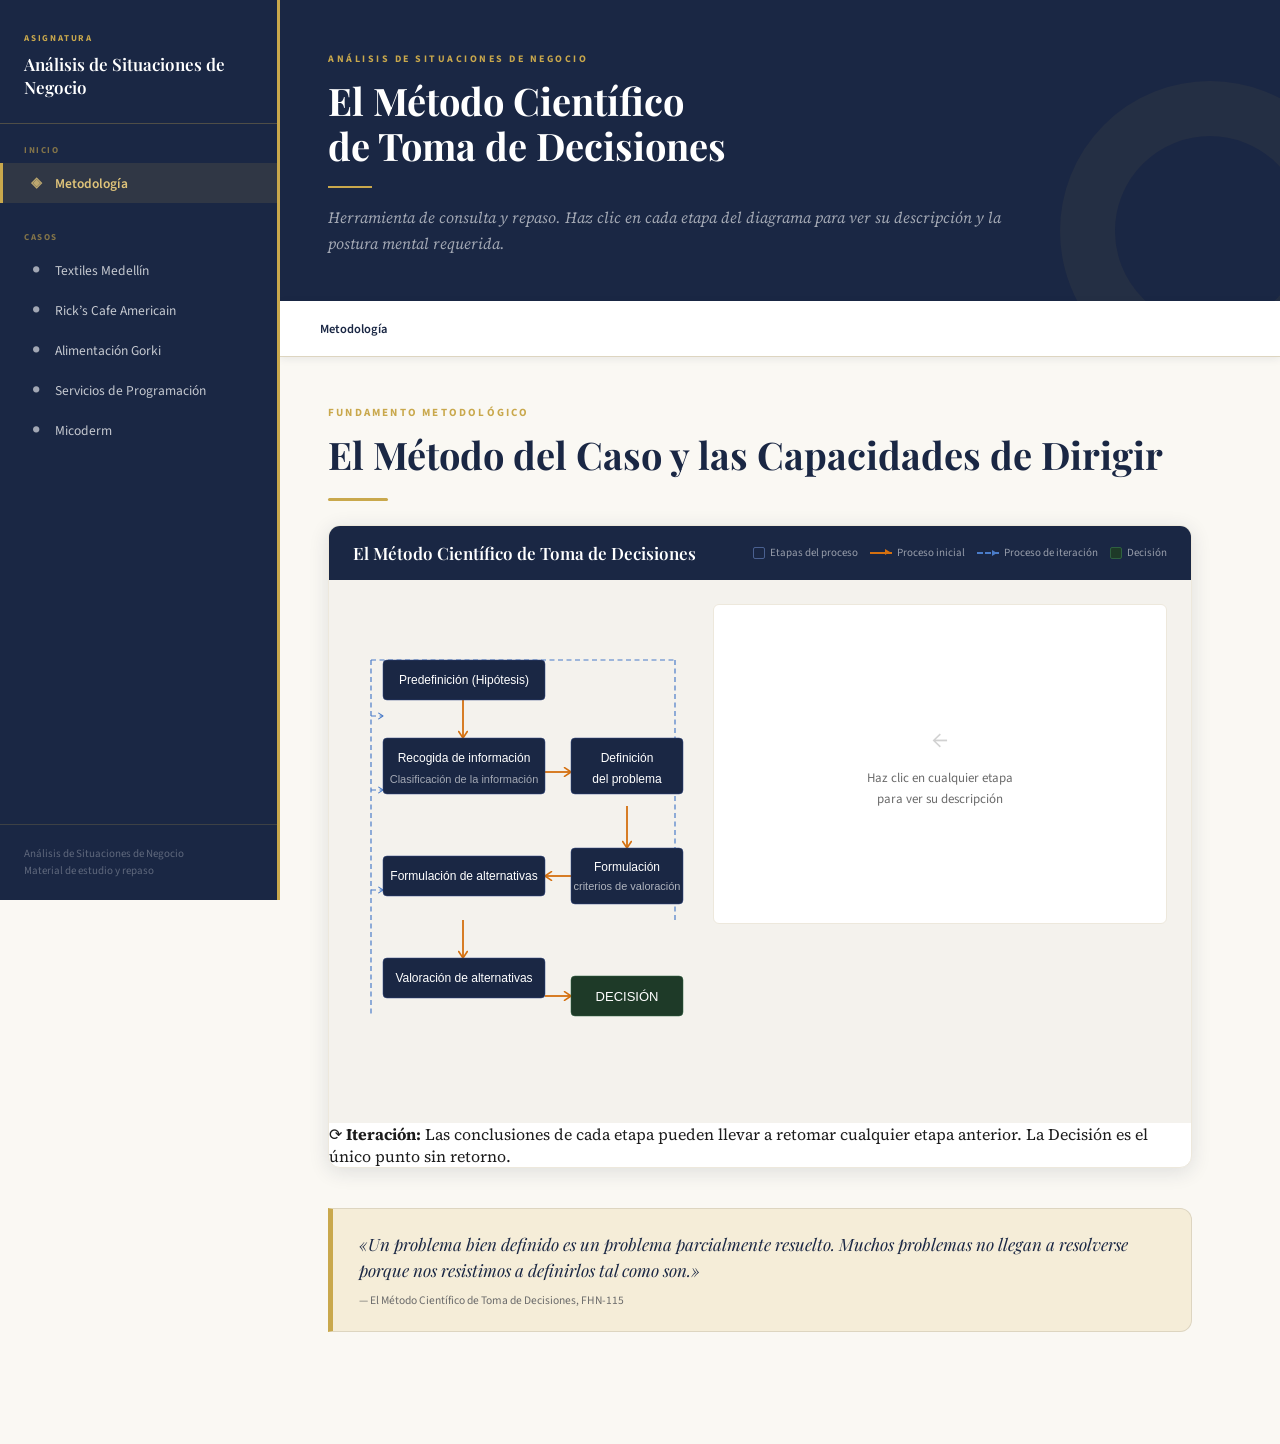
<file: index.html>
<!DOCTYPE html>
<html lang="es">
<head>
  <meta charset="UTF-8">
  <meta name="viewport" content="width=device-width, initial-scale=1.0">
  <title>Análisis de Situaciones de Negocio</title>
  <link rel="stylesheet" href="style.css">
  <style>
    .hero { background:var(--navy); padding:52px 48px 44px; position:relative; overflow:hidden; }
    .hero::after { content:''; position:absolute; bottom:-80px; right:-80px; width:300px; height:300px; border-radius:50%; border:55px solid rgba(201,168,76,0.06); pointer-events:none; }
    .hero-inner { position:relative; z-index:1; max-width:680px; }
    .hero-eyebrow { font-family:var(--font-ui); font-size:10px; font-weight:700; letter-spacing:.25em; text-transform:uppercase; color:var(--gold); display:block; margin-bottom:13px; }
    .hero h1 { font-family:var(--font-title); font-size:38px; font-weight:700; color:var(--white); line-height:1.18; margin-bottom:15px; }
    .hero p { font-family:var(--font-body); font-size:15.5px; color:rgba(255,255,255,.6); line-height:1.7; font-style:italic; }
    .hero-rule { width:44px; height:2px; background:var(--gold); margin:17px 0; }

    /* ── Diagram container ── */
    .diagram-section { background:var(--white); border:1px solid var(--border-light); border-radius:var(--radius-lg); overflow:hidden; box-shadow:var(--shadow-md); margin-bottom:40px; }
    .diagram-header { background:var(--navy); padding:16px 24px; display:flex; align-items:center; justify-content:space-between; flex-wrap:wrap; gap:10px; }
    .diagram-header h2 { font-family:var(--font-title); font-size:17px; font-weight:600; color:var(--white); margin:0; }
    .legend { display:flex; flex-wrap:wrap; gap:12px; align-items:center; }
    .leg { display:flex; align-items:center; gap:5px; font-family:var(--font-ui); font-size:11px; color:rgba(255,255,255,.55); }
    .leg-sq { width:12px; height:12px; border-radius:2px; flex-shrink:0; }
    .leg-arr-o { width:22px; height:2px; background:#d47010; position:relative; flex-shrink:0; }
    .leg-arr-o::after { content:''; position:absolute; right:-1px; top:-3px; border:3px solid transparent; border-left:5px solid #d47010; }
    .leg-arr-b { width:22px; height:0; flex-shrink:0; border-top:2px dashed #4a7cc9; position:relative; }
    .leg-arr-b::after { content:''; position:absolute; right:-1px; top:-4px; border:3px solid transparent; border-left:5px solid #4a7cc9; }

    .diagram-body { padding:24px; display:flex; gap:20px; align-items:flex-start; background:#f4f2ed; }
    .diagram-svg-wrap { flex:0 0 340px; }

    /* ── Detail panel ── */
    .detail-panel { flex:1; min-width:0; background:var(--white); border:1px solid var(--border-light); border-radius:var(--radius); padding:20px; min-height:320px; display:flex; flex-direction:column; justify-content:center; }
    .dp-empty { text-align:center; color:var(--ink-light); font-family:var(--font-ui); font-size:13px; line-height:1.6; }
    .dp-empty .hint { font-size:26px; opacity:.3; margin-bottom:9px; }
    .dp-content { display:none; }
    .dp-eyebrow { font-family:var(--font-ui); font-size:10px; font-weight:700; letter-spacing:.18em; text-transform:uppercase; color:var(--ink-light); margin-bottom:3px; }
    .dp-title { font-family:var(--font-title); font-size:19px; font-weight:600; color:var(--navy); margin-bottom:9px; line-height:1.3; }
    .dp-chip { display:inline-block; font-family:var(--font-ui); font-size:11px; font-weight:700; padding:3px 10px; border-radius:20px; margin-bottom:12px; }
    .dp-chip.esp { background:#fef3e2; color:#8a5c00; border:1px solid #f0d080; }
    .dp-chip.rig { background:#e8eef8; color:#1a3a6e; border:1px solid #a8bce0; }
    .dp-chip.ele { background:#edf5ed; color:#1a5c2a; border:1px solid #8acc8a; }
    .dp-desc { font-family:var(--font-ui); font-size:13.5px; color:var(--ink-mid); line-height:1.65; margin-bottom:12px; }
    .dp-mental { font-family:var(--font-ui); font-size:12.5px; color:var(--ink-mid); line-height:1.6; padding:10px 14px; background:var(--cream); border-radius:var(--radius); border:1px solid var(--border-light); }

    /* ── Diagram SVG node interactions ── */
    .dng { cursor:pointer; }
    .dng rect { transition:filter .15s; }
    .dng:hover rect.nb { filter:brightness(1.2); }
    .dng.sel rect.nb { stroke:#c9a84c !important; stroke-width:2 !important; }

    /* ── Principle box ── */
    .principle-box { background:var(--gold-pale); border:1px solid var(--border); border-left:5px solid var(--gold); border-radius:0 var(--radius-lg) var(--radius-lg) 0; padding:22px 26px; margin:32px 0; }
    .principle-box p { font-family:var(--font-title); font-size:17px; font-style:italic; color:var(--navy); line-height:1.55; }
    .principle-box cite { display:block; font-family:var(--font-ui); font-size:11.5px; color:var(--ink-light); margin-top:8px; font-style:normal; }

    @media(max-width:900px) {
      .diagram-body { flex-direction:column; }
      .diagram-svg-wrap { flex:none; width:100%; }
      .hero { padding:36px 24px 32px; }
      .hero h1 { font-size:28px; }
    }
  </style>
</head>
<body>

<div class="sidebar-overlay" id="sidebarOverlay"></div>
<nav class="sidebar" id="sidebar"></nav>

<main class="main">
  <div class="hero">
    <div class="hero-inner">
      <span class="hero-eyebrow">Análisis de Situaciones de Negocio</span>
      <h1>El Método Científico<br>de Toma de Decisiones</h1>
      <div class="hero-rule"></div>
      <p>Herramienta de consulta y repaso. Haz clic en cada etapa del diagrama para ver su descripción y la postura mental requerida.</p>
    </div>
  </div>

  <div class="topbar">
    <div class="topbar-breadcrumb"><span class="current">Metodología</span></div>
    <div class="topbar-meta"><button class="menu-toggle" id="menuToggle">☰</button></div>
  </div>

  <div class="page-content">

    <div class="page-header mt-0" style="margin-bottom:24px;">
      <span class="eyebrow">Fundamento metodológico</span>
      <h1>El Método del Caso y las Capacidades de Dirigir</h1>
      <div class="gold-rule"></div>
    </div>

    <!-- ═══════════ DIAGRAMA INTERACTIVO ═══════════ -->
    <div class="diagram-section">
      <div class="diagram-header">
        <h2>El Método Científico de Toma de Decisiones</h2>
        <div class="legend">
          <div class="leg"><div class="leg-sq" style="background:#1a2744;border:0.5px solid #4a6090"></div>Etapas del proceso</div>
          <div class="leg"><div class="leg-arr-o"></div>Proceso inicial</div>
          <div class="leg"><div class="leg-arr-b"></div>Proceso de iteración</div>
          <div class="leg"><div class="leg-sq" style="background:#1e3a28;border:0.5px solid #2e6040"></div>Decisión</div>
        </div>
      </div>

      <div class="diagram-body">

        <!-- SVG diagram -->
        <div class="diagram-svg-wrap">
          <svg width="100%" viewBox="0 0 340 490" role="img">
            <title>Método científico de toma de decisiones</title>
            <desc>Diagrama interactivo con etapas en azul marino, flujo naranja y bucle de iteración azul discontinuo</desc>
            <defs>
              <marker id="mo" viewBox="0 0 10 10" refX="8" refY="5" markerWidth="6" markerHeight="6" orient="auto-start-reverse">
                <path d="M2 1L8 5L2 9" fill="none" stroke="#d47010" stroke-width="1.5" stroke-linecap="round" stroke-linejoin="round"/>
              </marker>
              <marker id="mb" viewBox="0 0 10 10" refX="8" refY="5" markerWidth="6" markerHeight="6" orient="auto-start-reverse">
                <path d="M2 1L8 5L2 9" fill="none" stroke="#4a7cc9" stroke-width="1.5" stroke-linecap="round" stroke-linejoin="round"/>
              </marker>
            </defs>

            <!-- Iteration loop enclosing all steps except Decisión -->
            <!-- Left rail: y=56 to y=412 (bottom of Valoración) -->
            <line x1="18" y1="56" x2="18" y2="412" stroke="#4a7cc9" stroke-width="1.2" stroke-dasharray="5 3.5"/>
            <!-- Right rail: y=56 to y=316 (bottom of Formulación criterios) -->
            <line x1="322" y1="56" x2="322" y2="316" stroke="#4a7cc9" stroke-width="1.2" stroke-dasharray="5 3.5"/>
            <!-- Top connector -->
            <line x1="18" y1="56" x2="322" y2="56" stroke="#4a7cc9" stroke-width="1.2" stroke-dasharray="5 3.5"/>
            <!-- Arrow heads pointing INTO left nodes at various points -->
            <path d="M 18 112 L 30 112" fill="none" stroke="#4a7cc9" stroke-width="1.2" stroke-dasharray="5 3.5" marker-end="url(#mb)"/>
            <path d="M 18 186 L 30 186" fill="none" stroke="#4a7cc9" stroke-width="1.2" stroke-dasharray="5 3.5" marker-end="url(#mb)"/>
            <path d="M 18 286 L 30 286" fill="none" stroke="#4a7cc9" stroke-width="1.2" stroke-dasharray="5 3.5" marker-end="url(#mb)"/>
            <path d="M 322 186 L 310 186" fill="none" stroke="#4a7cc9" stroke-width="1.2" stroke-dasharray="5 3.5" marker-end="url(#mb)"/>
            <path d="M 322 286 L 310 286" fill="none" stroke="#4a7cc9" stroke-width="1.2" stroke-dasharray="5 3.5" marker-end="url(#mb)"/>
            <!-- Left bottom return to Predefinición -->
            <path d="M 18 412 L 18 76 " fill="none" stroke="none"/>

            <!-- FLOW ARROWS (orange) -->
            <!-- Predefinición → Recogida (down) -->
            <line x1="110" y1="96" x2="110" y2="134" stroke="#d47010" stroke-width="1.8" marker-end="url(#mo)"/>
            <!-- Recogida → Definición (right) -->
            <line x1="192" y1="168" x2="218" y2="168" stroke="#d47010" stroke-width="1.8" marker-end="url(#mo)"/>
            <!-- Definición → Criterios (down) -->
            <line x1="274" y1="202" x2="274" y2="244" stroke="#d47010" stroke-width="1.8" marker-end="url(#mo)"/>
            <!-- Criterios → Formulación alt (left arrow) -->
            <line x1="218" y1="272" x2="192" y2="272" stroke="#d47010" stroke-width="1.8" marker-end="url(#mo)"/>
            <!-- Formulación → Valoración (down) -->
            <line x1="110" y1="316" x2="110" y2="354" stroke="#d47010" stroke-width="1.8" marker-end="url(#mo)"/>
            <!-- Valoración → Decisión (right) -->
            <line x1="192" y1="392" x2="218" y2="392" stroke="#d47010" stroke-width="1.8" marker-end="url(#mo)"/>

            <!-- ── LEFT COLUMN ── (x=30, w=162) -->

            <!-- PREDEFINICIÓN y=56 h=40 -->
            <g class="dng" id="nd-pre" onclick="dpSel('pre')">
              <rect class="nb" x="30" y="56" width="162" height="40" rx="4" fill="#1a2744" stroke="#2e4580" stroke-width="0.5"/>
              <text font-family="sans-serif" font-size="12" font-weight="500" fill="#fff" x="111" y="76" text-anchor="middle" dominant-baseline="central">Predefinición (Hipótesis)</text>
            </g>

            <!-- RECOGIDA y=134 h=56 -->
            <g class="dng" id="nd-rec" onclick="dpSel('rec')">
              <rect class="nb" x="30" y="134" width="162" height="56" rx="4" fill="#1a2744" stroke="#2e4580" stroke-width="0.5"/>
              <text font-family="sans-serif" font-size="12" font-weight="500" fill="#fff" x="111" y="154" text-anchor="middle" dominant-baseline="central">Recogida de información</text>
              <text font-family="sans-serif" font-size="11" fill="rgba(255,255,255,.6)" x="111" y="175" text-anchor="middle" dominant-baseline="central">Clasificación de la información</text>
            </g>

            <!-- FORMULACIÓN ALTERNATIVAS y=244 h=40 + padding to center with criterios h=56 -->
            <!-- Criterios is y=244 h=56, so its center is y=272. Formulación alt center should also be 272. h=40 → y=252 -->
            <g class="dng" id="nd-for" onclick="dpSel('for')">
              <rect class="nb" x="30" y="252" width="162" height="40" rx="4" fill="#1a2744" stroke="#2e4580" stroke-width="0.5"/>
              <text font-family="sans-serif" font-size="12" font-weight="500" fill="#fff" x="111" y="272" text-anchor="middle" dominant-baseline="central">Formulación de alternativas</text>
            </g>

            <!-- VALORACIÓN ALTERNATIVAS y=354 h=40 (same y as Decisión) -->
            <g class="dng" id="nd-val" onclick="dpSel('val')">
              <rect class="nb" x="30" y="354" width="162" height="40" rx="4" fill="#1a2744" stroke="#2e4580" stroke-width="0.5"/>
              <text font-family="sans-serif" font-size="12" font-weight="500" fill="#fff" x="111" y="374" text-anchor="middle" dominant-baseline="central">Valoración de alternativas</text>
            </g>

            <!-- ── RIGHT COLUMN ── (x=218, w=112) -->

            <!-- DEFINICIÓN DEL PROBLEMA y=134 h=56 (same row as Recogida) -->
            <g class="dng" id="nd-def" onclick="dpSel('def')">
              <rect class="nb" x="218" y="134" width="112" height="56" rx="4" fill="#1a2744" stroke="#2e4580" stroke-width="0.5"/>
              <text font-family="sans-serif" font-size="12" font-weight="500" fill="#fff" x="274" y="154" text-anchor="middle" dominant-baseline="central">Definición</text>
              <text font-family="sans-serif" font-size="12" font-weight="500" fill="#fff" x="274" y="175" text-anchor="middle" dominant-baseline="central">del problema</text>
            </g>

            <!-- FORMULACIÓN CRITERIOS y=244 h=56 (same row as Formulación alt) -->
            <g class="dng" id="nd-cri" onclick="dpSel('cri')">
              <rect class="nb" x="218" y="244" width="112" height="56" rx="4" fill="#1a2744" stroke="#2e4580" stroke-width="0.5"/>
              <text font-family="sans-serif" font-size="12" font-weight="500" fill="#fff" x="274" y="263" text-anchor="middle" dominant-baseline="central">Formulación</text>
              <text font-family="sans-serif" font-size="11" fill="rgba(255,255,255,.65)" x="274" y="282" text-anchor="middle" dominant-baseline="central">criterios de valoración</text>
            </g>

            <!-- DECISIÓN y=372 h=40 (right col, same row as Valoración center) -->
            <g class="dng" id="nd-dec" onclick="dpSel('dec')">
              <rect class="nb" x="218" y="372" width="112" height="40" rx="4" fill="#1e3a28" stroke="#2e6040" stroke-width="0.5"/>
              <text font-family="sans-serif" font-size="13" font-weight="500" fill="#fff" x="274" y="392" text-anchor="middle" dominant-baseline="central">DECISIÓN</text>
            </g>

          </svg>
        </div>

        <!-- Detail panel -->
        <div class="detail-panel" id="detail-panel">
          <div class="dp-empty" id="dp-empty">
            <div class="hint">←</div>
            <div>Haz clic en cualquier etapa<br>para ver su descripción</div>
          </div>
          <div class="dp-content" id="dp-content">
            <div class="dp-eyebrow" id="dp-eyebrow"></div>
            <div class="dp-title" id="dp-title"></div>
            <span class="dp-chip" id="dp-chip"></span>
            <div class="dp-desc" id="dp-desc"></div>
            <div class="dp-mental" id="dp-mental"></div>
          </div>
        </div>

      </div><!-- /diagram-body -->

      <div class="diagram-note">
        <span class="diagram-note-icon">⟳</span>
        <span class="diagram-note-text">
          <strong>Iteración:</strong> Las conclusiones de cada etapa pueden llevar a retomar cualquier etapa anterior. La Decisión es el único punto sin retorno.
        </span>
      </div>
    </div><!-- /diagram-section -->

    <div class="principle-box">
      <p>«Un problema bien definido es un problema parcialmente resuelto. Muchos problemas no llegan a resolverse porque nos resistimos a definirlos tal como son.»</p>
      <cite>— El Método Científico de Toma de Decisiones, FHN-115</cite>
    </div>

  </div><!-- /page-content -->
</main>

<script src="nav.js"></script>
<script>
var DP={
  pre:{eyebrow:'Etapa 1',title:'Predefinición',chip:'Espontánea',cls:'esp',
    desc:'Percepción inicial de que existe un problema. Se trata como hipótesis provisional, no como diagnóstico definitivo. Evita el error de confundir el síntoma con el problema real.',
    mental:'<strong>Postura espontánea:</strong> Se anota la primera percepción sin filtrarla ni depurarla. Los hechos posteriores la confirmarán o desmentirán. Sentir el problema implica percibir una desviación de un objetivo propio.'},
  rec:{eyebrow:'Etapa 2',title:'Recogida y clasificación de información',chip:'Espontánea + Rigurosa',cls:'esp',
    desc:'Recoger todo lo relevante (espontáneo), luego clasificarlo para manejarlo (riguroso). Distinción clave: hecho = verificado por observación o testimonio. Opinión = apreciación personal.',
    mental:'<strong>Recogida: espontánea.</strong> Anotar sin filtrar por orden ni importancia. <strong>Clasificación: rigurosa.</strong> Organizar por áreas funcionales o relevancia. Sin clasificación, la información no puede usarse.'},
  def:{eyebrow:'Etapa 3',title:'Definición del problema',chip:'Rigurosa',cls:'rig',
    desc:'Analizar la relación entre síntomas y llegar a una síntesis precisa del problema real. Etapa crucial: un problema bien definido es un problema parcialmente resuelto.',
    mental:'<strong>Postura rigurosa:</strong> Sin suposiciones gratuitas. No definir el problema que resulta cómodo, sino el que realmente es. La mayoría de las decisiones fallidas tienen su origen aquí.'},
  cri:{eyebrow:'Etapa 4',title:'Formulación de criterios de valoración',chip:'Rigurosa',cls:'rig',
    desc:'Hacer explícitos los criterios con los que se evaluarán las alternativas. Derivan de los objetivos del decisor. Sin criterios explícitos, la elección es arbitraria.',
    mental:'<strong>Postura rigurosa:</strong> Los criterios deben formularse antes de conocer las alternativas, para no sesgarse hacia la opción más atractiva a priori.'},
  for:{eyebrow:'Etapa 5',title:'Formulación de alternativas',chip:'Espontánea',cls:'esp',
    desc:'Listar todas las opciones posibles sin filtrar por factibilidad. La apertura evita el "carril mental" que bloquea soluciones creativas. En grupo, sin crítica prematura.',
    mental:'<strong>Postura espontánea:</strong> No juzgar mientras se genera. El objetivo es amplitud, no profundidad. La evaluación rigurosa viene en la etapa siguiente.'},
  val:{eyebrow:'Etapa 6',title:'Valoración de alternativas',chip:'Rigurosa',cls:'rig',
    desc:'Confrontar cada alternativa con los criterios establecidos. Examinar factibilidad, riesgos y costes. Útil construir una matriz alternativas × criterios cuando hay mucha variedad.',
    mental:'<strong>Postura rigurosa:</strong> Evaluación sistemática, no intuitiva. Al terminar esta etapa el terreno está preparado para la decisión final.'},
  dec:{eyebrow:'Etapa final',title:'Decisión',chip:'Conducta electiva',cls:'ele',
    desc:'Acto de elegir entre las alternativas valoradas. No es un razonamiento: es una elección. El proceso la fundamenta pero no la sustituye. Es el único punto sin iteración.',
    mental:'<strong>Conducta electiva:</strong> La decisión es irreversible por naturaleza. El proceso previo reduce incertidumbre, pero no la elimina. Decidir es asumir esa responsabilidad.'}
};
function dpSel(id){
  document.querySelectorAll('.dng').forEach(function(n){n.classList.remove('sel');});
  var nd=document.getElementById('nd-'+id);
  if(nd) nd.classList.add('sel');
  var d=DP[id];
  document.getElementById('dp-eyebrow').textContent=d.eyebrow;
  document.getElementById('dp-title').textContent=d.title;
  var c=document.getElementById('dp-chip');
  c.textContent=d.chip; c.className='dp-chip '+d.cls;
  document.getElementById('dp-desc').textContent=d.desc;
  document.getElementById('dp-mental').innerHTML=d.mental;
  document.getElementById('dp-empty').style.display='none';
  document.getElementById('dp-content').style.display='block';
}
</script>
</body>
</html>
</file>
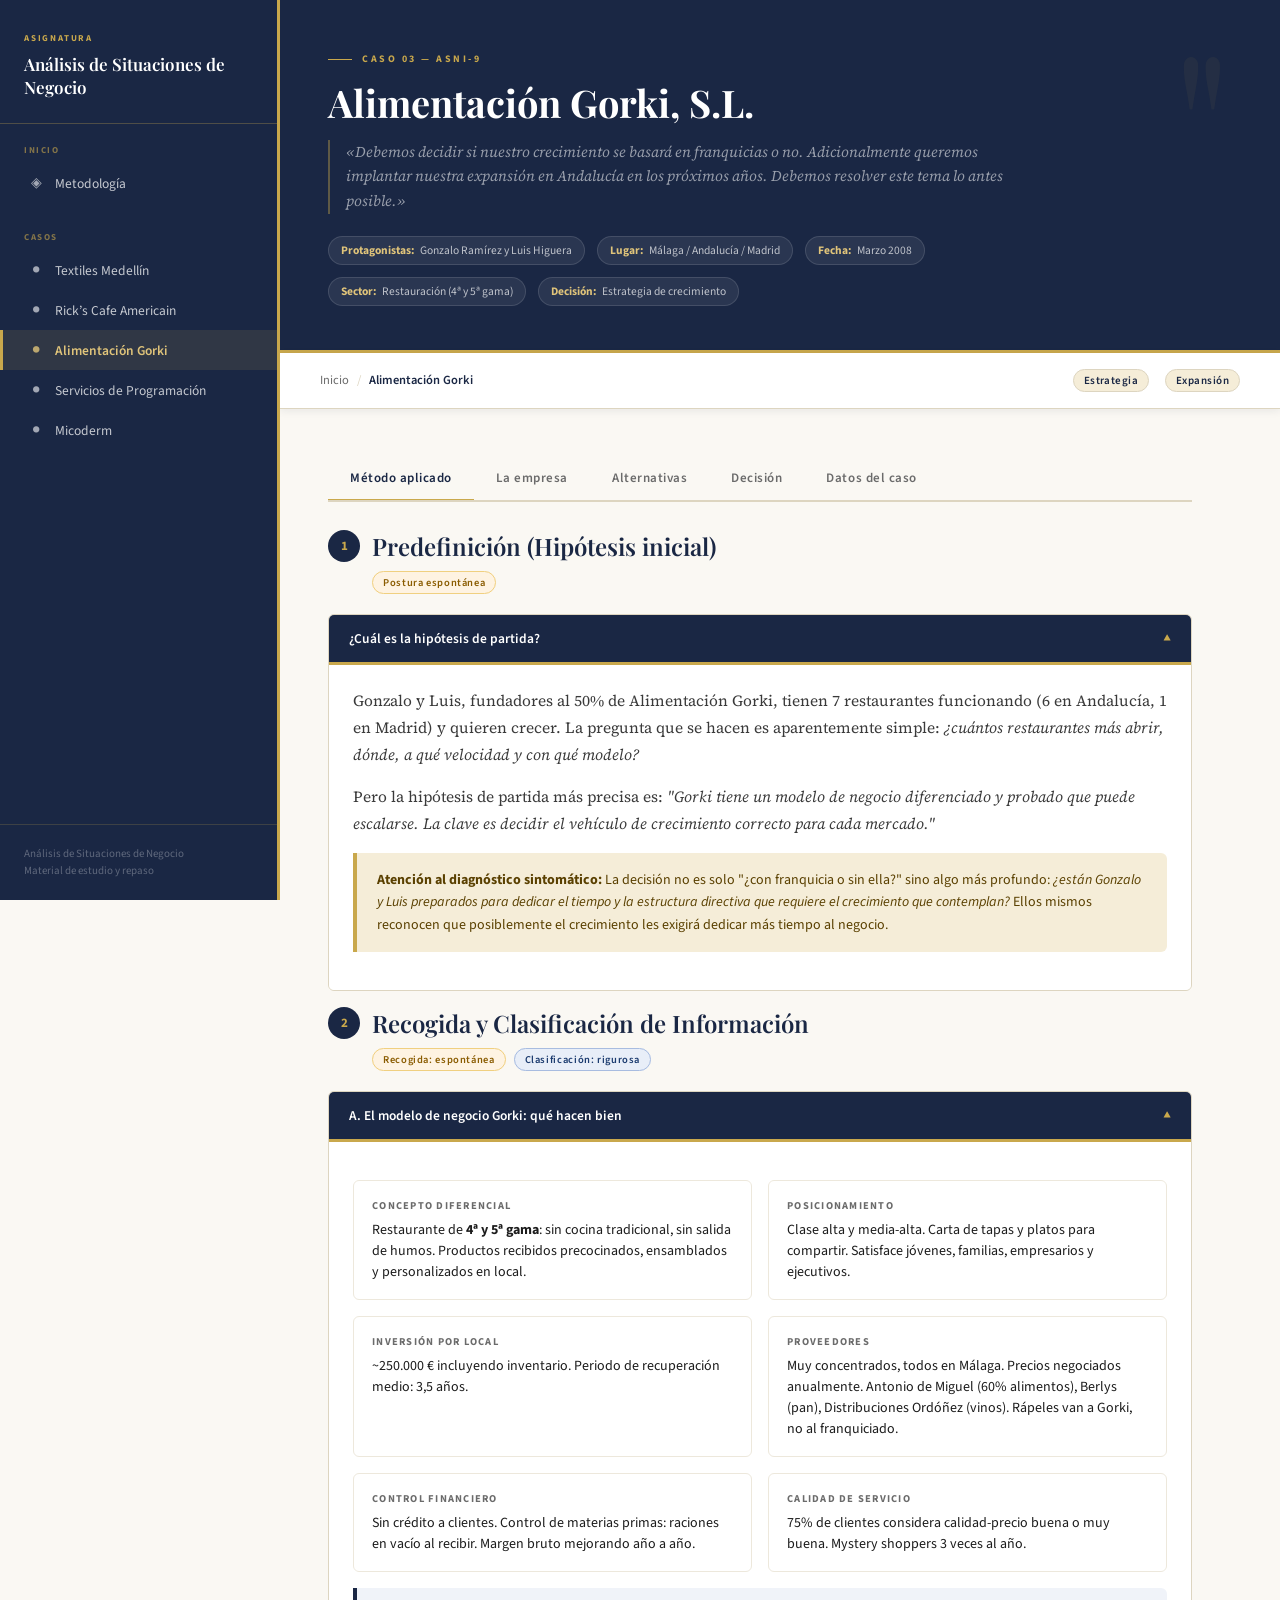
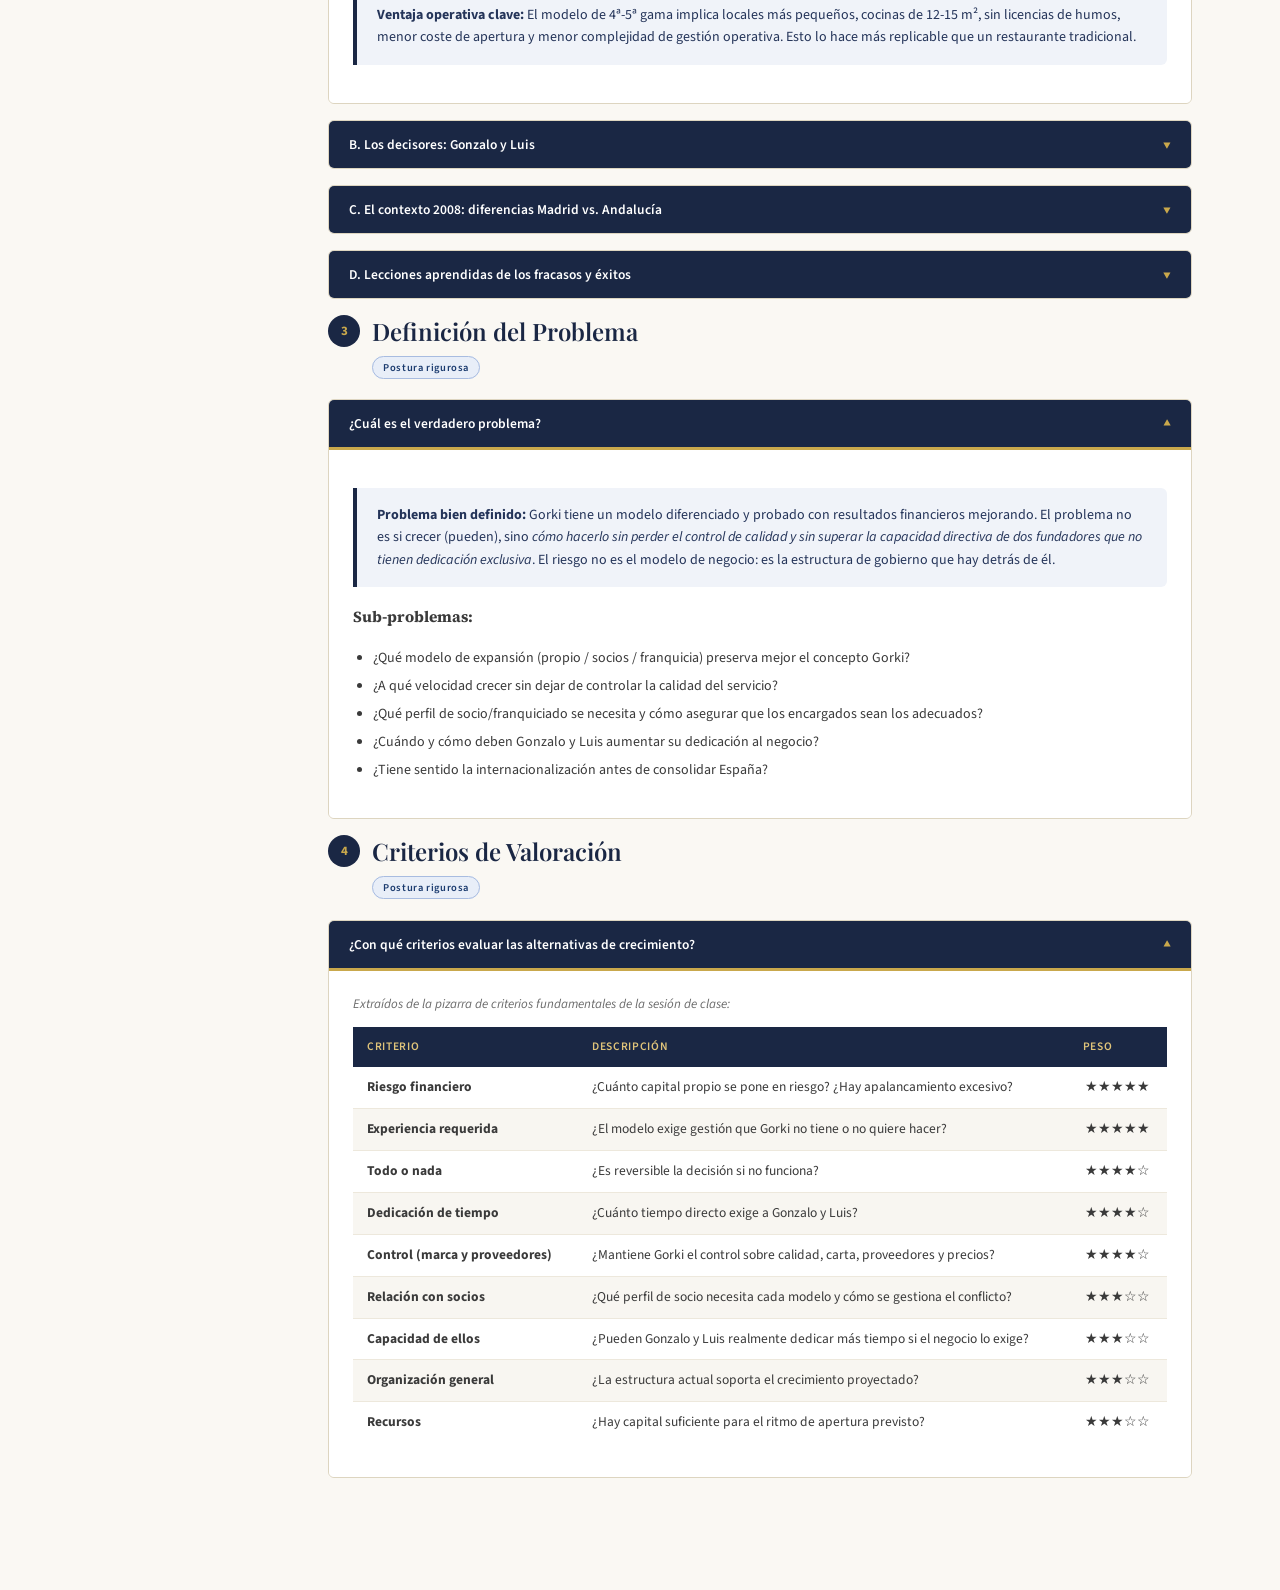
<file: caso-alimentacion-gorki.html>
<!DOCTYPE html>
<html lang="es">
<head>
  <meta charset="UTF-8">
  <meta name="viewport" content="width=device-width, initial-scale=1.0">
  <title>Alimentación Gorki — Análisis de Situaciones de Negocio</title>
  <link rel="stylesheet" href="style.css">
  <style>
    .case-hero { background:var(--navy); padding:52px 48px 44px; position:relative; overflow:hidden; border-bottom:3px solid var(--gold); }
    .case-hero::after { content:'"'; position:absolute; right:48px; top:20px; font-family:var(--font-title); font-size:200px; color:rgba(201,168,76,0.06); line-height:1; pointer-events:none; }
    .case-hero-inner { position:relative; z-index:1; max-width:680px; }
    .case-hero-code { font-family:var(--font-ui); font-size:10px; font-weight:700; letter-spacing:.25em; text-transform:uppercase; color:var(--gold); display:flex; align-items:center; gap:10px; margin-bottom:14px; }
    .case-hero-code::before { content:''; display:inline-block; width:24px; height:1px; background:var(--gold); }
    .case-hero h1 { font-family:var(--font-title); font-size:38px; font-weight:700; color:var(--white); line-height:1.2; margin-bottom:14px; }
    .case-hero-quote { font-family:var(--font-body); font-size:15px; color:rgba(255,255,255,.55); font-style:italic; line-height:1.65; border-left:2px solid rgba(201,168,76,.4); padding-left:16px; margin-bottom:22px; }
    .case-hero-meta { display:flex; flex-wrap:wrap; gap:12px; }
    .meta-chip { font-family:var(--font-ui); font-size:11.5px; background:rgba(255,255,255,.07); border:1px solid rgba(255,255,255,.12); color:rgba(255,255,255,.7); padding:5px 12px; border-radius:20px; display:flex; align-items:center; gap:6px; }
    .meta-chip strong { color:var(--gold-light); }
    .sub-label { font-family:var(--font-ui); font-size:10px; font-weight:700; letter-spacing:.2em; text-transform:uppercase; color:var(--gold); margin-bottom:4px; }
    .sub-heading { font-family:var(--font-title); font-size:20px; font-weight:600; color:var(--navy); margin-bottom:12px; }
    .body-text { font-family:var(--font-body); font-size:15.5px; color:var(--ink-mid); line-height:1.75; margin-bottom:14px; }
    .info-grid { display:grid; grid-template-columns:1fr 1fr; gap:16px; margin:16px 0; }
    @media(max-width:650px){.info-grid{grid-template-columns:1fr}}
    .info-item { background:var(--white); border:1px solid var(--border-light); border-radius:var(--radius); padding:16px 18px; }
    .info-item-label { font-family:var(--font-ui); font-size:10.5px; font-weight:700; text-transform:uppercase; letter-spacing:.12em; color:var(--ink-light); margin-bottom:5px; }
    .info-item-value { font-family:var(--font-ui); font-size:14px; color:var(--ink); line-height:1.5; }
    .comp-wrapper { overflow-x:auto; margin:16px 0; }
    .matrix-table { width:100%; border-collapse:collapse; font-family:var(--font-ui); font-size:13px; }
    .matrix-table th { background:var(--navy); color:var(--gold-light); padding:10px 14px; text-align:center; font-size:11.5px; font-weight:600; }
    .matrix-table th:first-child { text-align:left; }
    .matrix-table td { padding:9px 14px; border-bottom:1px solid var(--border-light); color:var(--ink-mid); vertical-align:top; }
    .matrix-table td:not(:first-child) { text-align:center; }
    .matrix-table tr:nth-child(even) td { background:#f8f6f1; }
    .score-high { color:var(--green-accent); font-weight:700; }
    .score-mid  { color:#8a6000; font-weight:600; }
    .score-low  { color:var(--red-accent); font-weight:700; }
    .pros-cons { display:grid; grid-template-columns:1fr 1fr; gap:16px; margin:12px 0; }
    .pros-col,.cons-col { border-radius:var(--radius); padding:18px 20px; }
    .pros-col { background:#edf5f0; border:1px solid #8acc8a; }
    .cons-col { background:#fdf0f2; border:1px solid #e8a0a8; }
    .pros-col h4 { font-family:var(--font-ui); font-size:12px; font-weight:700; color:var(--green-accent); text-transform:uppercase; letter-spacing:.1em; margin-bottom:10px; }
    .cons-col h4 { font-family:var(--font-ui); font-size:12px; font-weight:700; color:var(--red-accent); text-transform:uppercase; letter-spacing:.1em; margin-bottom:10px; }
    .pros-col ul,.cons-col ul { list-style:none; font-family:var(--font-ui); font-size:13px; color:var(--ink); line-height:1.7; }
    .pros-col ul li::before { content:"+ "; color:var(--green-accent); font-weight:700; }
    .cons-col ul li::before { content:"- "; color:var(--red-accent); font-weight:700; }
    .decision-box { background:var(--navy); border:2px solid var(--gold); border-radius:var(--radius-lg); padding:32px 36px; margin-top:28px; }
    .decision-box-label { font-family:var(--font-ui); font-size:10px; font-weight:700; letter-spacing:.25em; text-transform:uppercase; color:var(--gold); margin-bottom:12px; }
    .decision-box-main { font-family:var(--font-title); font-size:22px; font-weight:600; color:var(--white); line-height:1.35; margin-bottom:14px; }
    .decision-box-rationale { font-family:var(--font-body); font-size:15px; color:rgba(255,255,255,.65); line-height:1.7; font-style:italic; }
    /* Pizarra-style highlight boxes */
    .pizarra-block { background:var(--navy); border-radius:var(--radius); padding:20px 24px; margin:16px 0; }
    .pizarra-title { font-family:var(--font-ui); font-size:10px; font-weight:700; letter-spacing:.18em; text-transform:uppercase; color:var(--gold); margin-bottom:12px; }
    .alt-grid { display:grid; grid-template-columns:repeat(auto-fit,minmax(180px,1fr)); gap:12px; margin:16px 0; }
    .alt-card { border:1px solid var(--border-light); border-radius:var(--radius); padding:16px 18px; background:var(--white); }
    .alt-card-title { font-family:var(--font-title); font-size:15px; font-weight:600; color:var(--navy); margin-bottom:6px; }
    .alt-card-desc { font-family:var(--font-ui); font-size:12px; color:var(--ink-light); line-height:1.55; }
    @media(max-width:650px){.pros-cons{grid-template-columns:1fr}}
    /* Ratios table */
    .ratio-good { color:var(--green-accent); font-weight:600; }
    .ratio-bad  { color:var(--red-accent); font-weight:600; }
    .ratio-mid  { color:#8a6000; font-weight:600; }
  </style>
</head>
<body>

<div class="sidebar-overlay" id="sidebarOverlay"></div>
<nav class="sidebar" id="sidebar"></nav>

<main class="main">
  <div class="case-hero">
    <div class="case-hero-inner">
      <div class="case-hero-code">Caso 03 — ASNI-9</div>
      <h1>Alimentación Gorki, S.L.</h1>
      <div class="case-hero-quote">
        «Debemos decidir si nuestro crecimiento se basará en franquicias o no. Adicionalmente queremos implantar nuestra expansión en Andalucía en los próximos años. Debemos resolver este tema lo antes posible.»
      </div>
      <div class="case-hero-meta">
        <span class="meta-chip"><strong>Protagonistas:</strong> Gonzalo Ramírez y Luis Higuera</span>
        <span class="meta-chip"><strong>Lugar:</strong> Málaga / Andalucía / Madrid</span>
        <span class="meta-chip"><strong>Fecha:</strong> Marzo 2008</span>
        <span class="meta-chip"><strong>Sector:</strong> Restauración (4ª y 5ª gama)</span>
        <span class="meta-chip"><strong>Decisión:</strong> Estrategia de crecimiento</span>
      </div>
    </div>
  </div>

  <div class="topbar">
    <div class="topbar-breadcrumb">
      <a href="index.html" style="color:var(--ink-light);text-decoration:none;">Inicio</a>
      <span class="sep">/</span>
      <span class="current">Alimentación Gorki</span>
    </div>
    <div class="topbar-meta">
      <span class="topbar-tag">Estrategia</span>
      <span class="topbar-tag">Expansión</span>
      <button class="menu-toggle" id="menuToggle">&#9776;</button>
    </div>
  </div>

  <div class="page-content">
    <div class="tabs-wrapper">
      <div class="tabs-nav">
        <button class="tab-btn active" data-tab="tab-metodo">Método aplicado</button>
        <button class="tab-btn" data-tab="tab-empresa">La empresa</button>
        <button class="tab-btn" data-tab="tab-alternativas">Alternativas</button>
        <button class="tab-btn" data-tab="tab-decision">Decisión</button>
        <button class="tab-btn" data-tab="tab-datos">Datos del caso</button>
      </div>

      <!-- ══ TAB 1: MÉTODO ══ -->
      <div class="tab-pane active" id="tab-metodo">

        <div class="case-section">
          <h2 class="section-title mt-0"><span class="step-num">1</span>Predefinición (Hipótesis inicial)</h2>
          <p class="section-intro"><span class="card-badge badge-espontanea">Postura espontánea</span></p>
          <div class="reveal-block open">
            <div class="reveal-header"><div class="reveal-header-left"><span class="reveal-title">¿Cuál es la hipótesis de partida?</span></div><span class="reveal-icon">▼</span></div>
            <div class="reveal-body">
              <p class="body-text">Gonzalo y Luis, fundadores al 50% de Alimentación Gorki, tienen 7 restaurantes funcionando (6 en Andalucía, 1 en Madrid) y quieren crecer. La pregunta que se hacen es aparentemente simple: <em>¿cuántos restaurantes más abrir, dónde, a qué velocidad y con qué modelo?</em></p>
              <p class="body-text">Pero la hipótesis de partida más precisa es: <em>"Gorki tiene un modelo de negocio diferenciado y probado que puede escalarse. La clave es decidir el vehículo de crecimiento correcto para cada mercado."</em></p>
              <div class="callout callout-gold"><strong>Atención al diagnóstico sintomático:</strong> La decisión no es solo "¿con franquicia o sin ella?" sino algo más profundo: <em>¿están Gonzalo y Luis preparados para dedicar el tiempo y la estructura directiva que requiere el crecimiento que contemplan?</em> Ellos mismos reconocen que posiblemente el crecimiento les exigirá dedicar más tiempo al negocio.</div>
            </div>
          </div>
        </div>

        <div class="case-section">
          <h2 class="section-title"><span class="step-num">2</span>Recogida y Clasificación de Información</h2>
          <p class="section-intro"><span class="card-badge badge-espontanea">Recogida: espontánea</span>&nbsp;&nbsp;<span class="card-badge badge-rigurosa">Clasificación: rigurosa</span></p>

          <div class="reveal-block open">
            <div class="reveal-header"><div class="reveal-header-left"><span class="reveal-title">A. El modelo de negocio Gorki: qué hacen bien</span></div><span class="reveal-icon">▼</span></div>
            <div class="reveal-body">
              <div class="info-grid">
                <div class="info-item"><div class="info-item-label">Concepto diferencial</div><div class="info-item-value">Restaurante de <strong>4ª y 5ª gama</strong>: sin cocina tradicional, sin salida de humos. Productos recibidos precocinados, ensamblados y personalizados en local.</div></div>
                <div class="info-item"><div class="info-item-label">Posicionamiento</div><div class="info-item-value">Clase alta y media-alta. Carta de tapas y platos para compartir. Satisface jóvenes, familias, empresarios y ejecutivos.</div></div>
                <div class="info-item"><div class="info-item-label">Inversión por local</div><div class="info-item-value">~250.000 € incluyendo inventario. Periodo de recuperación medio: 3,5 años.</div></div>
                <div class="info-item"><div class="info-item-label">Proveedores</div><div class="info-item-value">Muy concentrados, todos en Málaga. Precios negociados anualmente. Antonio de Miguel (60% alimentos), Berlys (pan), Distribuciones Ordóñez (vinos). Rápeles van a Gorki, no al franquiciado.</div></div>
                <div class="info-item"><div class="info-item-label">Control financiero</div><div class="info-item-value">Sin crédito a clientes. Control de materias primas: raciones en vacío al recibir. Margen bruto mejorando año a año.</div></div>
                <div class="info-item"><div class="info-item-label">Calidad de servicio</div><div class="info-item-value">75% de clientes considera calidad-precio buena o muy buena. Mystery shoppers 3 veces al año.</div></div>
              </div>
              <div class="callout callout-navy mt-16"><strong>Ventaja operativa clave:</strong> El modelo de 4ª-5ª gama implica locales más pequeños, cocinas de 12-15 m², sin licencias de humos, menor coste de apertura y menor complejidad de gestión operativa. Esto lo hace más replicable que un restaurante tradicional.</div>
            </div>
          </div>

          <div class="reveal-block">
            <div class="reveal-header"><div class="reveal-header-left"><span class="reveal-title">B. Los decisores: Gonzalo y Luis</span></div><span class="reveal-icon">▼</span></div>
            <div class="reveal-body">
              <div class="info-grid">
                <div class="info-item"><div class="info-item-label">Gonzalo Ramírez</div><div class="info-item-value">Empresario agrícola. Catering propio. Hotel en Teba. Negocia los proveedores. Experiencia en hostelería. <strong>No dedicación exclusiva.</strong></div></div>
                <div class="info-item"><div class="info-item-label">Luis Higuera</div><div class="info-item-value">Economista. Asesor de empresas. Fue quien impulsó la expansión desde 1996. <strong>No dedicación exclusiva.</strong></div></div>
                <div class="info-item"><div class="info-item-label">Estructura directiva actual</div><div class="info-item-value">Dirección + Supervisión General de Restaurantes + Administración. El encargado de cada local es el eslabón clave: de su selección depende el éxito o fracaso del local.</div></div>
                <div class="info-item"><div class="info-item-label">Bottleneck evidente</div><div class="info-item-value">Con 7 restaurantes ya sin dedicación exclusiva. Plan: 10-12 nuevos en Madrid solos en 5 años. La estructura directiva actual no escala sin cambios.</div></div>
              </div>
              <div class="callout callout-red mt-8"><strong>Señal de alerta:</strong> Los 3 restaurantes que han cerrado (Fuengirola, Paseo de los Tilos, Antequera) tuvieron como factor común problemas de gestión local, expectativas erróneas sobre la zona, y costes fijos no controlados. Crecer sin resolver esto primero replica el error.</div>
            </div>
          </div>

          <div class="reveal-block">
            <div class="reveal-header"><div class="reveal-header-left"><span class="reveal-title">C. El contexto 2008: diferencias Madrid vs. Andalucía</span></div><span class="reveal-icon">▼</span></div>
            <div class="reveal-body">
              <div class="comp-wrapper">
                <table class="data-table">
                  <thead><tr><th>Variable</th><th>Andalucía</th><th>Madrid</th></tr></thead>
                  <tbody>
                    <tr><td>Comportamiento del cliente</td><td>No reserva. Va a tapear. Informal.</td><td>Reserva habitual. Más formal.</td></tr>
                    <tr><td>Rotación de mesas</td><td>6-7 veces/día</td><td>~3 veces/día</td></tr>
                    <tr><td>Mejor momento</td><td>Noches (más consumo y tiempo)</td><td>Mediodía entre semana (negocios)</td></tr>
                    <tr><td>Tipo de consumo dominante</td><td>Familiar, tapas para compartir</td><td>Negocios (ticket más alto)</td></tr>
                    <tr><td>Precios</td><td>Base</td><td>+8-10% sobre Andalucía</td></tr>
                    <tr><td>Alquiler zonas prime</td><td>Asumible</td><td>Muy alto en zonas buenas (zona M-30)</td></tr>
                    <tr><td>Extrarradio Madrid</td><td>N/A</td><td>Clientes con hipotecas altas, poca liquidez</td></tr>
                  </tbody>
                </table>
              </div>
              <div class="callout callout-gold mt-8">Madrid tiene más ticket por mesa (negocios) pero menos rotaciones. Andalucía tiene más rotaciones pero ticket más bajo. El modelo Gorki funciona en ambos, pero la estrategia de expansión debería ser diferente en cada mercado.</div>
            </div>
          </div>

          <div class="reveal-block">
            <div class="reveal-header"><div class="reveal-header-left"><span class="reveal-title">D. Lecciones aprendidas de los fracasos y éxitos</span></div><span class="reveal-icon">▼</span></div>
            <div class="reveal-body">
              <p class="body-text">El caso documenta 3 cierres y varios éxitos. El patrón es revelador:</p>
              <table class="data-table">
                <thead><tr><th>Local</th><th>Resultado</th><th>Causa principal</th></tr></thead>
                <tbody>
                  <tr><td>Fuengirola</td><td style="color:var(--red-accent)">Cierre</td><td>Mala selección del encargado. Servicio inadecuado.</td></tr>
                  <tr><td>Paseo de los Tilos (Málaga)</td><td style="color:var(--red-accent)">Cierre</td><td>Expectativas erróneas sobre desarrollo de zona. Coste alquiler excesivo.</td></tr>
                  <tr><td>Antequera</td><td style="color:var(--red-accent)">Cierre</td><td>Mercado insuficiente (L-J sin salidas). Costes fijos altos (mín. 5 personas).</td></tr>
                  <tr><td>Marbella (ampliación)</td><td style="color:var(--green-accent)">Éxito</td><td>Se quedó pequeño. Decisión de ampliar acertada.</td></tr>
                  <tr><td>Sevilla, Córdoba</td><td style="color:var(--green-accent)">Éxito</td><td>Socios locales con red de relaciones y gestión local.</td></tr>
                  <tr><td>Madrid (Maldonado)</td><td style="color:var(--green-accent)">Éxito inicial</td><td>Zona exclusiva. Socio gestor implicado.</td></tr>
                  <tr><td>Larios (Málaga)</td><td style="color:var(--ratio-bad)">Problemas</td><td>Mystery shopper: NUNCA saluda al cliente, NUNCA comprueba satisfacción.</td></tr>
                </tbody>
              </table>
              <div class="callout callout-navy mt-16"><strong>Patrón de éxito:</strong> los locales que funcionan bien tienen socios locales implicados o encargados bien seleccionados. <strong>Patrón de fracaso:</strong> expectativas de zona erróneas + encargado inadecuado + estructura de costes fijos que no aguanta baja demanda.</div>
            </div>
          </div>
        </div>

        <div class="case-section">
          <h2 class="section-title"><span class="step-num">3</span>Definición del Problema</h2>
          <p class="section-intro"><span class="card-badge badge-rigurosa">Postura rigurosa</span></p>
          <div class="reveal-block open">
            <div class="reveal-header"><div class="reveal-header-left"><span class="reveal-title">¿Cuál es el verdadero problema?</span></div><span class="reveal-icon">▼</span></div>
            <div class="reveal-body">
              <div class="callout callout-navy"><strong>Problema bien definido:</strong> Gorki tiene un modelo diferenciado y probado con resultados financieros mejorando. El problema no es si crecer (pueden), sino <em>cómo hacerlo sin perder el control de calidad y sin superar la capacidad directiva de dos fundadores que no tienen dedicación exclusiva</em>. El riesgo no es el modelo de negocio: es la estructura de gobierno que hay detrás de él.</div>
              <p class="body-text mt-16"><strong>Sub-problemas:</strong></p>
              <ul style="font-family:var(--font-ui);font-size:14px;color:var(--ink-mid);line-height:2;padding-left:20px;margin-bottom:12px;">
                <li>¿Qué modelo de expansión (propio / socios / franquicia) preserva mejor el concepto Gorki?</li>
                <li>¿A qué velocidad crecer sin dejar de controlar la calidad del servicio?</li>
                <li>¿Qué perfil de socio/franquiciado se necesita y cómo asegurar que los encargados sean los adecuados?</li>
                <li>¿Cuándo y cómo deben Gonzalo y Luis aumentar su dedicación al negocio?</li>
                <li>¿Tiene sentido la internacionalización antes de consolidar España?</li>
              </ul>
            </div>
          </div>
        </div>

        <div class="case-section">
          <h2 class="section-title"><span class="step-num">4</span>Criterios de Valoración</h2>
          <p class="section-intro"><span class="card-badge badge-rigurosa">Postura rigurosa</span></p>
          <div class="reveal-block open">
            <div class="reveal-header"><div class="reveal-header-left"><span class="reveal-title">¿Con qué criterios evaluar las alternativas de crecimiento?</span></div><span class="reveal-icon">▼</span></div>
            <div class="reveal-body">
              <p class="body-text" style="font-size:13px;color:var(--ink-light);font-family:var(--font-ui);margin-bottom:12px;"><em>Extraídos de la pizarra de criterios fundamentales de la sesión de clase:</em></p>
              <table class="data-table">
                <thead><tr><th>Criterio</th><th>Descripción</th><th>Peso</th></tr></thead>
                <tbody>
                  <tr><td><strong>Riesgo financiero</strong></td><td>¿Cuánto capital propio se pone en riesgo? ¿Hay apalancamiento excesivo?</td><td style="text-align:center">★★★★★</td></tr>
                  <tr><td><strong>Experiencia requerida</strong></td><td>¿El modelo exige gestión que Gorki no tiene o no quiere hacer?</td><td style="text-align:center">★★★★★</td></tr>
                  <tr><td><strong>Todo o nada</strong></td><td>¿Es reversible la decisión si no funciona?</td><td style="text-align:center">★★★★☆</td></tr>
                  <tr><td><strong>Dedicación de tiempo</strong></td><td>¿Cuánto tiempo directo exige a Gonzalo y Luis?</td><td style="text-align:center">★★★★☆</td></tr>
                  <tr><td><strong>Control (marca y proveedores)</strong></td><td>¿Mantiene Gorki el control sobre calidad, carta, proveedores y precios?</td><td style="text-align:center">★★★★☆</td></tr>
                  <tr><td><strong>Relación con socios</strong></td><td>¿Qué perfil de socio necesita cada modelo y cómo se gestiona el conflicto?</td><td style="text-align:center">★★★☆☆</td></tr>
                  <tr><td><strong>Capacidad de ellos</strong></td><td>¿Pueden Gonzalo y Luis realmente dedicar más tiempo si el negocio lo exige?</td><td style="text-align:center">★★★☆☆</td></tr>
                  <tr><td><strong>Organización general</strong></td><td>¿La estructura actual soporta el crecimiento proyectado?</td><td style="text-align:center">★★★☆☆</td></tr>
                  <tr><td><strong>Recursos</strong></td><td>¿Hay capital suficiente para el ritmo de apertura previsto?</td><td style="text-align:center">★★★☆☆</td></tr>
                </tbody>
              </table>
            </div>
          </div>
        </div>

      </div><!-- /tab-metodo -->


      <!-- ══ TAB 2: LA EMPRESA ══ -->
      <div class="tab-pane" id="tab-empresa">

        <h2 class="section-title mt-0"><span class="step-num" style="background:var(--gold-pale);color:var(--navy);">G</span>Gorki: el modelo de negocio</h2>

        <div class="sub-label">Historia y evolución</div>
        <div class="sub-heading">De tienda de delicatessen a cadena de restaurantes</div>

        <div class="kpi-row">
          <div class="kpi-card"><div class="kpi-value">1992</div><div class="kpi-label">Apertura 1er local</div><div class="kpi-sub">Calle Strachan, Málaga. 48 m², 2 empleados</div></div>
          <div class="kpi-card"><div class="kpi-value">7</div><div class="kpi-label">Restaurantes en 2008</div><div class="kpi-sub">6 Andalucía + 1 Madrid</div></div>
          <div class="kpi-card"><div class="kpi-value">250k€</div><div class="kpi-label">Inversión por local</div><div class="kpi-sub">Periodo recuperación: 3,5 años</div></div>
          <div class="kpi-card"><div class="kpi-value">3,5 años</div><div class="kpi-label">Payback medio</div><div class="kpi-sub">Gonzalo: "3 años para ver viabilidad real"</div></div>
        </div>

        <div class="sub-label mt-24">Fortalezas del modelo</div>
        <div class="info-grid">
          <div class="info-item"><div class="info-item-label">Modelo operativo</div><div class="info-item-value">4ª y 5ª gama: sin cocina tradicional, sin humos, cocina de 12-15 m². Más espacio para comensales, menos licencias, menos conflictos de vecindad.</div></div>
          <div class="info-item"><div class="info-item-label">Gestión de proveedores</div><div class="info-item-value">Todos en Málaga. Negociación anual de precios. Concentración deliberada. Rápeles para Gorki (poder de negociación centralizado).</div></div>
          <div class="info-item"><div class="info-item-label">Gestión financiera</div><div class="info-item-value">Sin crédito a clientes (cobro al momento). Raciones individuales en vacío = cero merma. Margen bruto en crecimiento los tres últimos años.</div></div>
          <div class="info-item"><div class="info-item-label">Personal</div><div class="info-item-value">Salarios por encima del convenio. Remuneración variable por facturación y objetivos. Premio a los 10 años en la empresa.</div></div>
          <div class="info-item"><div class="info-item-label">Mystery shoppers</div><div class="info-item-value">Control externo 3 veces/año. 75% clientes valoran calidad-precio como buena o muy buena. El 100% recomendaría el establecimiento.</div></div>
          <div class="info-item"><div class="info-item-label">Carta única</div><div class="info-item-value">Misma carta en todos los locales. Precios +8-10% en Madrid y Palma. Uniformidad del concepto garantizada.</div></div>
        </div>

        <div class="sub-label mt-24">Debilidades y riesgos actuales</div>
        <div class="callout callout-red">
          <strong>El cuello de botella es la dirección.</strong> Gonzalo y Luis no tienen dedicación exclusiva. Con 7 restaurantes ya, plantean abrir 10-12 más en Madrid en 5 años. La estructura directiva no escala sin cambios profundos.
        </div>
        <ul style="font-family:var(--font-ui);font-size:14px;color:var(--ink-mid);line-height:2;padding-left:20px;margin-top:12px;margin-bottom:16px;">
          <li>El <strong>encargado es el eslabón crítico</strong>: cuando falla (Fuengirola), el local cierra. No hay un sistema robusto de selección y formación de encargados a escala.</li>
          <li>Larios (Málaga) tiene resultados de mystery shopper preocupantes: <strong>NUNCA</strong> saluda al cliente, <strong>NUNCA</strong> comprueba satisfacción durante la comida.</li>
          <li>Córdoba Tabanco: <strong>NUNCA</strong> ofrece bebida adicional, <strong>NUNCA</strong> comprueba satisfacción. Con los socios solo como inversores (sin implicación), el control es débil.</li>
          <li>La master-franquicia de Madrid (Capicoba) se gestiona desde Málaga: distancia que añade complejidad.</li>
          <li>El plan de expansión prevé apertura fuera de España: internacionalizar antes de consolidar España es <strong>prematuro</strong> con la estructura actual.</li>
        </ul>

        <div class="sub-label mt-24">Resultados financieros grupo 2005-2007</div>
        <div class="comp-wrapper">
          <table class="data-table">
            <thead><tr><th>Entidad</th><th class="num">Resultado 2005</th><th class="num">Resultado 2006</th><th class="num">Resultado 2007</th><th>Tendencia</th></tr></thead>
            <tbody>
              <tr><td>Alimentación Gorki (matriz)</td><td class="num">41.941</td><td class="num">36.039</td><td class="num">87.847</td><td><span class="ratio-good">↑ Fuerte mejora</span></td></tr>
              <tr><td>Pony Pisador (Sevilla)</td><td class="num">18.714</td><td class="num">11.136</td><td class="num">21.421</td><td><span class="ratio-mid">↔ Estable</span></td></tr>
              <tr><td>Capicoba (Madrid)</td><td class="num">—</td><td class="num">(3.480)</td><td class="num">(36.078)</td><td><span class="ratio-bad">↓ Pérdidas crecientes</span></td></tr>
              <tr><td>Tabanco (Córdoba)</td><td class="num">4.435</td><td class="num">8.742</td><td class="num">7.165</td><td><span class="ratio-mid">↔ Modesto</span></td></tr>
              <tr><td>Gormarki (holding)</td><td class="num">24.272</td><td class="num">39.199</td><td class="num">79.557</td><td><span class="ratio-good">↑ Fuerte mejora</span></td></tr>
              <tr><td>Ruedalabola (La Barra)</td><td class="num">(3.145)</td><td class="num">8.883</td><td class="num">36.883</td><td><span class="ratio-good">↑ Muy buena mejora</span></td></tr>
              <tr class="total-row"><td><strong>TOTAL GRUPO</strong></td><td class="num"><strong>86.217</strong></td><td class="num"><strong>100.518</strong></td><td class="num"><strong>196.795</strong></td><td><span class="ratio-good">↑↑ Excelente</span></td></tr>
            </tbody>
          </table>
        </div>
        <div class="callout callout-gold mt-8"><strong>Madrid (Capicoba) genera pérdidas crecientes</strong> en sus primeros dos años. Gonzalo dice que hay que esperar 3 años para ver la viabilidad real. Esto es coherente con el modelo, pero implica que el plan de 10-12 restaurantes en Madrid necesita capital para absorber pérdidas iniciales en todos ellos.</div>

        <div class="sub-label mt-24">Ratios clave 2007</div>
        <div class="comp-wrapper">
          <table class="data-table">
            <thead><tr><th>Ratio</th><th>Alim. Gorki</th><th>Pony Pisador</th><th>Tabanco</th><th>Gormarki</th><th>Ruedalabola</th></tr></thead>
            <tbody>
              <tr><td>Rentabilidad/Ventas %</td><td class="num"><span class="ratio-good">4%</span></td><td class="num">4%</td><td class="num">2%</td><td class="num">138%*</td><td class="num">7%</td></tr>
              <tr><td>Rentabilidad/RRPP %</td><td class="num"><span class="ratio-good">32%</span></td><td class="num">35%</td><td class="num">21%</td><td class="num">55%</td><td class="num">39%</td></tr>
              <tr><td>Cash flow (€)</td><td class="num">84.774</td><td class="num">48.930</td><td class="num">29.164</td><td class="num">116.916</td><td class="num">83.591</td></tr>
              <tr><td>Gastos financieros/Ventas %</td><td class="num">0,82%</td><td class="num">0,79%</td><td class="num">0,75%</td><td class="num">31%*</td><td class="num">0,52%</td></tr>
            </tbody>
          </table>
        </div>
        <p style="font-size:11.5px;color:var(--ink-light);font-family:var(--font-ui);margin-top:6px;">* Gormarki es holding patrimonial; sus ratios no son comparables operativamente.</p>

      </div><!-- /tab-empresa -->


      <!-- ══ TAB 3: ALTERNATIVAS ══ -->
      <div class="tab-pane" id="tab-alternativas">

        <h2 class="section-title mt-0"><span class="step-num">5</span>Formulación y Valoración de Alternativas</h2>
        <p class="section-intro"><span class="card-badge badge-espontanea">Formulación: espontánea</span>&nbsp;&nbsp;<span class="card-badge badge-rigurosa">Valoración: rigurosa</span></p>

        <div class="callout callout-navy">
          <strong>De la pizarra de clase:</strong> La pregunta central es <em>¿Cómo crecer?</em>, con estas dimensiones: locales, 2 socios, franquicia, ubicación, velocidad, estructura/organización.
        </div>

        <div class="sub-label mt-20">Alternativas identificadas</div>
        <div class="alt-grid">
          <div class="alt-card"><div class="alt-card-title">1. Solo + Socios</div><div class="alt-card-desc">Gorki abre directamente con socios locales minoritarios, como hizo en Sevilla y Córdoba.</div></div>
          <div class="alt-card"><div class="alt-card-title">2. Franquicia + Socios</div><div class="alt-card-desc">Modelo mixto: franquicia pura combinada con socios locales implicados.</div></div>
          <div class="alt-card"><div class="alt-card-title">3. Franquicia resto lugares</div><div class="alt-card-desc">Franquicia pura para mercados nuevos (resto Andalucía, Barcelona, Valencia).</div></div>
          <div class="alt-card"><div class="alt-card-title">4. Solo (solos, -2)</div><div class="alt-card-desc">Gorki abre y gestiona directamente todos los nuevos locales sin socios externos.</div></div>
          <div class="alt-card"><div class="alt-card-title">5. Solo + Franquicia</div><div class="alt-card-desc">Combinación: locales propios en zonas prime (Madrid dentro M-30) + franquicias en extrarradio y otras ciudades.</div></div>
        </div>

        <div class="reveal-block open">
          <div class="reveal-header"><div class="reveal-header-left"><span class="reveal-title">Opción 1: Expansión con socios locales (modelo Sevilla/Córdoba)</span></div><span class="reveal-icon">▼</span></div>
          <div class="reveal-body">
            <div class="pros-cons">
              <div class="pros-col"><h4>Ventajas</h4><ul>
                <li>Socios aportan red de relaciones locales (probado en Sevilla y Madrid)</li>
                <li>Compromiso de los socios con el negocio cuando son gestores, no solo inversores</li>
                <li>Capital compartido: menor riesgo financiero por local para Gorki</li>
                <li>Gorki mantiene mayoría (65-70%) y control de la marca y proveedores</li>
                <li>El socio gestor actúa como "encargado ejecutivo" con piel en el juego</li>
              </ul></div>
              <div class="cons-col"><h4>Inconvenientes</h4><ul>
                <li>Difícil encontrar el perfil de socio correcto (inversores puros no funcionan bien, ver Córdoba)</li>
                <li>Conflictos potenciales en decisiones estratégicas (precio, carta, proveedores)</li>
                <li>Gestión de múltiples relaciones societarias compleja</li>
                <li>Crecimiento más lento: hay que encontrar socios adecuados</li>
              </ul></div>
            </div>
          </div>
        </div>

        <div class="reveal-block">
          <div class="reveal-header"><div class="reveal-header-left"><span class="reveal-title">Opción 2: Franquicia pura</span></div><span class="reveal-icon">▼</span></div>
          <div class="reveal-body">
            <div class="pros-cons">
              <div class="pros-col"><h4>Ventajas</h4><ul>
                <li>Crecimiento más rápido con menor capital propio comprometido</li>
                <li>Canon inicial (30-35k€) y royalty (4-5% año 2+) generan ingresos recurrentes</li>
                <li>Gorki controla proveedores (rápeles propios), carta y formación</li>
                <li>Menor dedicación directiva por local</li>
                <li>Permite expansión geográfica amplia sin estructura propia en cada ciudad</li>
              </ul></div>
              <div class="cons-col"><h4>Inconvenientes</h4><ul>
                <li>Menor control sobre la calidad del servicio diario (el riesgo de marca es real)</li>
                <li>El franquiciado prioriza su rentabilidad, no la imagen Gorki</li>
                <li>Requiere sistema de control robusto (mystery shoppers solo 3 veces/año puede ser insuficiente)</li>
                <li>Gorki necesita estructura de soporte a franquiciados que hoy no tiene</li>
                <li>Experiencia aún limitada: solo 3 franquicias activas</li>
              </ul></div>
            </div>
            <div class="callout callout-red mt-8"><strong>Riesgo crítico de marca:</strong> El caso ya documenta locales propios con "NUNCA" en estándares básicos de servicio. Con franquicias el control es aún más difícil. Sin sistema de supervisión robusto, la franquicia puede dañar la marca.</div>
          </div>
        </div>

        <div class="reveal-block">
          <div class="reveal-header"><div class="reveal-header-left"><span class="reveal-title">Opción 3: Crecimiento propio directo (solos)</span></div><span class="reveal-icon">▼</span></div>
          <div class="reveal-body">
            <div class="pros-cons">
              <div class="pros-col"><h4>Ventajas</h4><ul>
                <li>Control total de la calidad y el concepto</li>
                <li>Todos los beneficios para Gorki</li>
                <li>Sin conflictos con socios ni franquiciados</li>
                <li>Mayor coherencia de marca</li>
              </ul></div>
              <div class="cons-col"><h4>Inconvenientes</h4><ul>
                <li>250k€ por local: para 10-12 nuevos en Madrid = 2,5-3M€ de inversión</li>
                <li>Sin socios locales que aporten relaciones y conocimiento del mercado</li>
                <li>Gonzalo y Luis necesitarían dedicación exclusiva inmediata</li>
                <li>Sin red de relaciones en ciudades nuevas (Valencia, Barcelona)</li>
                <li>Los fracasos pasados (Fuengirola, Antequera) fueron con gestión propia</li>
              </ul></div>
            </div>
          </div>
        </div>

        <!-- Matriz valoración desde pizarra -->
        <div class="sub-label mt-28">Matriz de valoración (de la pizarra de clase)</div>
        <div class="comp-wrapper">
          <table class="matrix-table">
            <thead>
              <tr>
                <th style="min-width:180px">Criterio</th>
                <th>Con socios<br><small>(modelo Sevilla)</small></th>
                <th>Franquicia<br><small>(pura)</small></th>
                <th>Solo<br><small>(directo)</small></th>
              </tr>
            </thead>
            <tbody>
              <tr><td><strong>Riesgo financiero</strong></td><td><span class="score-high">Bajo ✓</span><br><small>Capital compartido</small></td><td><span class="score-high">Bajo ✓</span><br><small>Canon + royalty</small></td><td><span class="score-low">Alto</span><br><small>250k€/local propio</small></td></tr>
              <tr><td><strong>Experiencia requerida</strong></td><td><span class="score-high">Media ✓</span><br><small>Socio gestiona</small></td><td><span class="score-mid">Media-alta</span><br><small>Necesita soporte franquicia</small></td><td><span class="score-low">Alta</span><br><small>Gestión directa total</small></td></tr>
              <tr><td><strong>Reversibilidad</strong></td><td><span class="score-mid">Media</span><br><small>Contratos sociedad</small></td><td><span class="score-high">Alta ✓</span><br><small>Contrato rescindible</small></td><td><span class="score-low">Baja</span><br><small>Inversión fija comprometida</small></td></tr>
              <tr><td><strong>Dedicación tiempo directores</strong></td><td><span class="score-high">Baja-Media ✓</span><br><small>Socio gestiona día a día</small></td><td><span class="score-mid">Media</span><br><small>Control y soporte</small></td><td><span class="score-low">Alta</span><br><small>Dedicación exclusiva</small></td></tr>
              <tr><td><strong>Control marca y proveedores</strong></td><td><span class="score-high">Alto ✓</span><br><small>Gorki mayoritario</small></td><td><span class="score-mid">Medio</span><br><small>Contratos + supervisión</small></td><td><span class="score-high">Total ✓</span></td></tr>
              <tr><td><strong>Perfil de socios</strong></td><td><span class="score-mid">Crítico</span><br><small>Gestor + inversor, no solo inversor</small></td><td><span class="score-mid">Moderado</span><br><small>Inversor con recursos</small></td><td><span class="score-high">N/A ✓</span></td></tr>
              <tr><td><strong>Capacidad de escalar</strong></td><td><span class="score-mid">Media</span><br><small>Depende de encontrar socios</small></td><td><span class="score-high">Alta ✓</span><br><small>Modelo escalable</small></td><td><span class="score-low">Baja</span><br><small>Limitada por capital y tiempo</small></td></tr>
              <tr><td><strong>Organización necesaria</strong></td><td><span class="score-high">Menor ✓</span></td><td><span class="score-low">Mayor</span><br><small>Central de soporte franquicias</small></td><td><span class="score-low">Mayor</span><br><small>Dirección dedicada</small></td></tr>
            </tbody>
          </table>
        </div>

      </div><!-- /tab-alternativas -->


      <!-- ══ TAB 4: DECISIÓN ══ -->
      <div class="tab-pane" id="tab-decision">

        <h2 class="section-title mt-0"><span class="step-num" style="background:var(--green-accent);color:white;">↵</span>La Decisión</h2>
        <p class="section-intro"><span class="card-badge badge-electiva">Conducta electiva</span></p>

        <div class="reveal-block open">
          <div class="reveal-header"><div class="reveal-header-left"><span class="reveal-title">Posición recomendada: Modelo mixto con socios, crecimiento gradual y orgánico</span></div><span class="reveal-icon">▼</span></div>
          <div class="reveal-body">
            <div class="decision-box">
              <div class="decision-box-label">Decisión recomendada</div>
              <div class="decision-box-main">Crecer con socios locales implicados (no inversores puros) para los nuevos mercados, combinado con franquicias selectivas en zonas ya validadas (extrarradio Madrid), a velocidad moderada que no supere la capacidad directiva actual.</div>
              <div class="decision-box-rationale">El modelo de socios gestores ha demostrado funcionar (Sevilla, Madrid). La franquicia pura a gran escala requiere una estructura de soporte que Gorki aún no tiene. Crecer solos a la velocidad planteada (10-12 Madrid en 5 años) exige dedicación exclusiva de ambos fundadores y una inversión de capital que no está acreditada en el caso.</div>
            </div>

            <p class="body-text mt-24"><strong>Plan de acción recomendado:</strong></p>
            <ul style="font-family:var(--font-ui);font-size:14px;color:var(--ink-mid);line-height:2;padding-left:20px;margin-bottom:16px;">
              <li><strong>Inmediato:</strong> Resolver el problema de Capicoba (Madrid). Está generando pérdidas crecientes y es la base del crecimiento madrileño. Entender si el problema es la zona, el modelo o la gestión.</li>
              <li><strong>A 12 meses:</strong> Profesionalizar la gestión del grupo. Al menos uno de los dos fundadores debería aumentar su dedicación. Crear un sistema de selección y formación de encargados robusto.</li>
              <li><strong>Crecer en Andalucía primero</strong> antes de escalar Madrid/Barcelona/Valencia. Es el mercado conocido, las relaciones son más fáciles, y los costes de fracaso son menores.</li>
              <li><strong>Franquicia selectiva:</strong> Solo en zonas ya validadas (extrarradio Madrid, otras capitales andaluzas), con franquiciados con perfil de socio-gestor, no inversores financieros.</li>
              <li><strong>No internacionalizar</strong> hasta consolidar la estructura en España. Es prematuro con la organización actual.</li>
            </ul>

            <div class="callout callout-gold"><strong>¿Cuántos y a qué velocidad?</strong> La limitante no es el dinero ni el concepto: es la capacidad directiva. 2-3 aperturas por año es un ritmo sostenible con la estructura actual. 10-12 en Madrid en 5 años (2-3 por año solo en esa ciudad) supera holgadamente esa capacidad.</div>
          </div>
        </div>

        <div class="reveal-block">
          <div class="reveal-header"><div class="reveal-header-left"><span class="reveal-title">¿Qué NO deben hacer? (de la pizarra de clase)</span></div><span class="reveal-icon">▼</span></div>
          <div class="reveal-body">
            <div class="callout callout-red">
              <strong>Internacionalizar antes de tiempo.</strong> Sin una estructura directiva sólida en España, abrir fuera del país multiplica la complejidad sin añadir valor. Las oportunidades en España aún no están agotadas.
            </div>
            <div class="callout callout-red mt-8">
              <strong>Crecer con socios solo como inversores (sin gestión).</strong> Córdoba Tabanco (socios solo inversores) tiene los peores resultados de mystery shopper. El socio que no gestiona no controla la calidad del servicio.
            </div>
            <div class="callout callout-red mt-8">
              <strong>Crecer a un ritmo que supere la capacidad de control.</strong> El concepto Gorki es replicable, pero su valor está en la consistencia del servicio. Si el crecimiento es más rápido que la capacidad de supervisión, la marca se deteriora.
            </div>
          </div>
        </div>

        <div class="reveal-block">
          <div class="reveal-header"><div class="reveal-header-left"><span class="reveal-title">Lección metodológica del caso</span></div><span class="reveal-icon">▼</span></div>
          <div class="reveal-body">
            <p class="body-text">Este caso ilustra la importancia de <strong>definir bien el problema</strong> antes de formular alternativas. La pregunta superficial ("¿franquicia o no?") esconde el problema real: la estructura directiva.</p>
            <table class="data-table">
              <thead><tr><th>Afirmación</th><th>Tipo</th><th>Implicación</th></tr></thead>
              <tbody>
                <tr><td>«El margen bruto mejora cada año»</td><td>Hecho (cuentas anuales)</td><td><span class="score-high">Favorable</span></td></tr>
                <tr><td>«10-12 restaurantes en Madrid en 5 años»</td><td>Opinión de los socios (sin análisis de capacidad directiva)</td><td><span class="score-low">Cuestionable</span></td></tr>
                <tr><td>Capicoba (Madrid) pierde dinero y va a peor</td><td>Hecho (PyG 2006-2007)</td><td><span class="score-low">Señal de alerta</span></td></tr>
                <tr><td>Larios y Córdoba con "NUNCA" en servicio básico</td><td>Hecho (mystery shoppers)</td><td><span class="score-low">Problema de control ya existente</span></td></tr>
                <tr><td>«El modelo Gorki es diferenciado y funciona»</td><td>Hecho (15 años, 7 locales rentables netos)</td><td><span class="score-high">Base sólida</span></td></tr>
                <tr><td>«Posiblemente el crecimiento les exigirá más tiempo»</td><td>Opinión de los propios fundadores</td><td><span class="score-mid">Reconocimiento del problema</span></td></tr>
              </tbody>
            </table>
            <div class="callout callout-gold mt-16"><strong>La pregunta decisiva que el método obliga a hacer:</strong> ¿Está la organización preparada para el crecimiento que contemplan? Gonzalo y Luis saben hacer restaurantes. La pregunta es si saben construir una organización que haga restaurantes sin que ellos estén en cada uno.</div>
          </div>
        </div>

      </div><!-- /tab-decision -->


      <!-- ══ TAB 5: DATOS ══ -->
      <div class="tab-pane" id="tab-datos">

        <h2 class="section-title mt-0"><span class="step-num" style="background:var(--gold-pale);color:var(--navy);">≡</span>Datos de referencia del caso</h2>

        <div class="reveal-block open">
          <div class="reveal-header"><div class="reveal-header-left"><span class="reveal-title">Estructura societaria del Grupo Gorki</span></div><span class="reveal-icon">▼</span></div>
          <div class="reveal-body">
            <table class="data-table">
              <thead><tr><th>Sociedad</th><th>Actividad</th><th>Participación Gorki</th><th>Modelo</th></tr></thead>
              <tbody>
                <tr><td>Alimentación Gorki S.L.</td><td>Sociedad matriz. Gestiona Málaga (Strachan, Larios, Malagueta, Marbella)</td><td>50% Gonzalo / 50% Luis (vía Gormarki)</td><td>Propio</td></tr>
                <tr><td>Pony Pisador S.L. (Sevilla)</td><td>Restaurante Sevilla</td><td>70%</td><td>Socio gestor</td></tr>
                <tr><td>Tabanco S.L. (Córdoba)</td><td>Restaurante Córdoba</td><td>65%</td><td>Socios inversores (35%)</td></tr>
                <tr><td>Capicoba S.L. (Madrid)</td><td>Master-franquicia Madrid</td><td>70%</td><td>Master-franquicia</td></tr>
                <tr><td>Ruedalabola (La Barra, Málaga)</td><td>Restaurante La Barra</td><td>Gonzalo+Luis 35% personal</td><td>Con socios externos (5% c/u)</td></tr>
              </tbody>
            </table>
            <div class="callout callout-navy mt-8">Franquicias activas: San Pedro de Alcántara (Marbella), Palma de Mallorca, Pozuelo, Moraleja, Majadahonda. Pendientes junio 2008: 2 más en Madrid + 1 Palma.</div>
          </div>
        </div>

        <div class="reveal-block">
          <div class="reveal-header"><div class="reveal-header-left"><span class="reveal-title">Condiciones del modelo de franquicia</span></div><span class="reveal-icon">▼</span></div>
          <div class="reveal-body">
            <div class="info-grid">
              <div class="info-item"><div class="info-item-label">Canon inicial</div><div class="info-item-value">30.000–35.000 € a la firma, según superficie del local</div></div>
              <div class="info-item"><div class="info-item-label">Royalty año 1</div><div class="info-item-value">Fijo mensual: 1.500–2.500 € según tamaño y ubicación</div></div>
              <div class="info-item"><div class="info-item-label">Royalty año 2+</div><div class="info-item-value">4–5% sobre facturación</div></div>
              <div class="info-item"><div class="info-item-label">Rápeles proveedores</div><div class="info-item-value">Para Gorki, no para el franquiciado. Así negocian mejores precios consolidados.</div></div>
              <div class="info-item"><div class="info-item-label">Lo que Gorki aporta</div><div class="info-item-value">Formación, carta y menús, análisis de local, compras y proveedores definidos, imagen de marca</div></div>
              <div class="info-item"><div class="info-item-label">Master-franquicia Madrid</div><div class="info-item-value">Canon fijo + % facturación desde año 2. Gestionada desde Málaga.</div></div>
            </div>
          </div>
        </div>

        <div class="reveal-block">
          <div class="reveal-header"><div class="reveal-header-left"><span class="reveal-title">Mystery shoppers: Estándares clave por restaurante</span></div><span class="reveal-icon">▼</span></div>
          <div class="reveal-body">
            <div class="comp-wrapper">
              <table class="data-table" style="font-size:12px;">
                <thead>
                  <tr>
                    <th style="min-width:180px;">Estándar</th>
                    <th>San Pedro</th><th>Marbella</th><th>Larios</th><th>Malagueta</th>
                    <th>Sevilla</th><th>Córdoba</th><th>Madrid</th><th>Pozuelo</th>
                  </tr>
                </thead>
                <tbody>
                  <tr>
                    <td>Saluda y sonríe al llegar</td>
                    <td>Siempre</td><td>Siempre</td>
                    <td style="color:var(--red-accent);font-weight:700">NUNCA</td>
                    <td>Siempre</td><td>Siempre</td><td>A veces</td><td>Siempre</td><td>Siempre</td>
                  </tr>
                  <tr>
                    <td>Atención sin demora</td>
                    <td>Siempre</td><td>Siempre</td>
                    <td style="color:var(--red-accent);font-weight:700">NUNCA</td>
                    <td>Siempre</td><td>Siempre</td><td>A veces</td><td>Siempre</td><td>Siempre</td>
                  </tr>
                  <tr>
                    <td>Comprueba satisfacción</td>
                    <td style="color:var(--red-accent);font-weight:700">NUNCA</td>
                    <td>A veces</td>
                    <td style="color:var(--red-accent);font-weight:700">NUNCA</td>
                    <td>Siempre</td><td>Siempre</td>
                    <td style="color:var(--red-accent);font-weight:700">NUNCA</td>
                    <td>A veces</td><td>Siempre</td>
                  </tr>
                  <tr>
                    <td>Ofrece bebida adicional</td>
                    <td style="color:var(--red-accent);font-weight:700">NUNCA</td>
                    <td>A veces</td>
                    <td style="color:var(--red-accent);font-weight:700">NUNCA</td>
                    <td>A veces</td><td>Siempre</td>
                    <td style="color:var(--red-accent);font-weight:700">NUNCA</td>
                    <td>Siempre</td><td>Siempre</td>
                  </tr>
                  <tr>
                    <td>Lo consumido = lo pagado</td>
                    <td>Siempre</td><td>A veces</td><td>Siempre</td><td>Siempre</td>
                    <td>Siempre</td><td>Siempre</td><td>A veces</td><td>Siempre</td>
                  </tr>
                  <tr>
                    <td>Volvería al local</td>
                    <td>Siempre</td><td>Siempre</td><td>A veces</td><td>Siempre</td>
                    <td>Siempre</td><td>Siempre</td><td>Siempre</td><td>Siempre</td>
                  </tr>
                  <tr>
                    <td>Recomendaría el local</td>
                    <td>Siempre</td><td>Siempre</td><td>Siempre</td><td>Siempre</td>
                    <td>Siempre</td><td>Siempre</td><td>Siempre</td><td>Siempre</td>
                  </tr>
                </tbody>
              </table>
            </div>
            <div class="callout callout-red mt-8"><strong>Larios y Córdoba Tabanco</strong> son los locales con más "NUNCA" en estándares básicos. Larios es un local propio de Málaga. Córdoba tiene socios solo como inversores. Ambos casos ilustran que la implicación del gestor local es determinante para la calidad del servicio.</div>
          </div>
        </div>

        <div class="reveal-block">
          <div class="reveal-header"><div class="reveal-header-left"><span class="reveal-title">Índices de eficiencia por establecimiento (media 2007)</span></div><span class="reveal-icon">▼</span></div>
          <div class="reveal-body">
            <div class="comp-wrapper">
              <table class="data-table">
                <thead>
                  <tr>
                    <th>Establecimiento</th>
                    <th class="num">Estado local</th>
                    <th class="num">Acogida</th>
                    <th class="num">Hab. comerciales</th>
                    <th class="num">Control tiempos</th>
                    <th class="num">Presentación</th>
                    <th class="num">Atención caja</th>
                    <th class="num">Satisfacción</th>
                  </tr>
                </thead>
                <tbody>
                  <tr><td>Sevilla</td><td class="num">90</td><td class="num">100</td><td class="num">73</td><td class="num">92</td><td class="num">93</td><td class="num">70</td><td class="num">96</td></tr>
                  <tr><td>Marbella</td><td class="num">70</td><td class="num">100</td><td class="num">68</td><td class="num">81</td><td class="num">83</td><td class="num">60</td><td class="num">92</td></tr>
                  <tr><td>San Pedro de Alcántara</td><td class="num">100</td><td class="num">100</td><td class="num">55</td><td class="num">94</td><td class="num">90</td><td class="num">60</td><td class="num">92</td></tr>
                  <tr><td style="color:var(--red-accent)"><strong>Córdoba TABANCO</strong></td><td class="num">100</td><td class="num" style="color:var(--red-accent)"><strong>75</strong></td><td class="num" style="color:var(--red-accent)"><strong>45</strong></td><td class="num">72</td><td class="num">88</td><td class="num">60</td><td class="num">96</td></tr>
                  <tr><td>Malagueta</td><td class="num">70</td><td class="num">100</td><td class="num">73</td><td class="num">75</td><td class="num">88</td><td class="num">60</td><td class="num">88</td></tr>
                  <tr><td style="color:var(--red-accent)"><strong>Larios</strong></td><td class="num">70</td><td class="num" style="color:var(--red-accent)"><strong>38</strong></td><td class="num" style="color:var(--red-accent)"><strong>36</strong></td><td class="num">93</td><td class="num">86</td><td class="num">60</td><td class="num">79</td></tr>
                  <tr><td>Madrid</td><td class="num">90</td><td class="num">100</td><td class="num">73</td><td class="num">88</td><td class="num">76</td><td class="num">50</td><td class="num">88</td></tr>
                  <tr><td>Pozuelo</td><td class="num">90</td><td class="num">100</td><td class="num">82</td><td class="num">83</td><td class="num">76</td><td class="num">80</td><td class="num">83</td></tr>
                  <tr class="total-row"><td><strong>Media</strong></td><td class="num"><strong>85</strong></td><td class="num"><strong>89</strong></td><td class="num"><strong>63</strong></td><td class="num"><strong>85</strong></td><td class="num"><strong>85</strong></td><td class="num"><strong>63</strong></td><td class="num"><strong>89</strong></td></tr>
                </tbody>
              </table>
            </div>
          </div>
        </div>

      </div><!-- /tab-datos -->

    </div><!-- /tabs-wrapper -->
  </div><!-- /page-content -->
</main>

<script src="nav.js"></script>
</body>
</html>
</file>
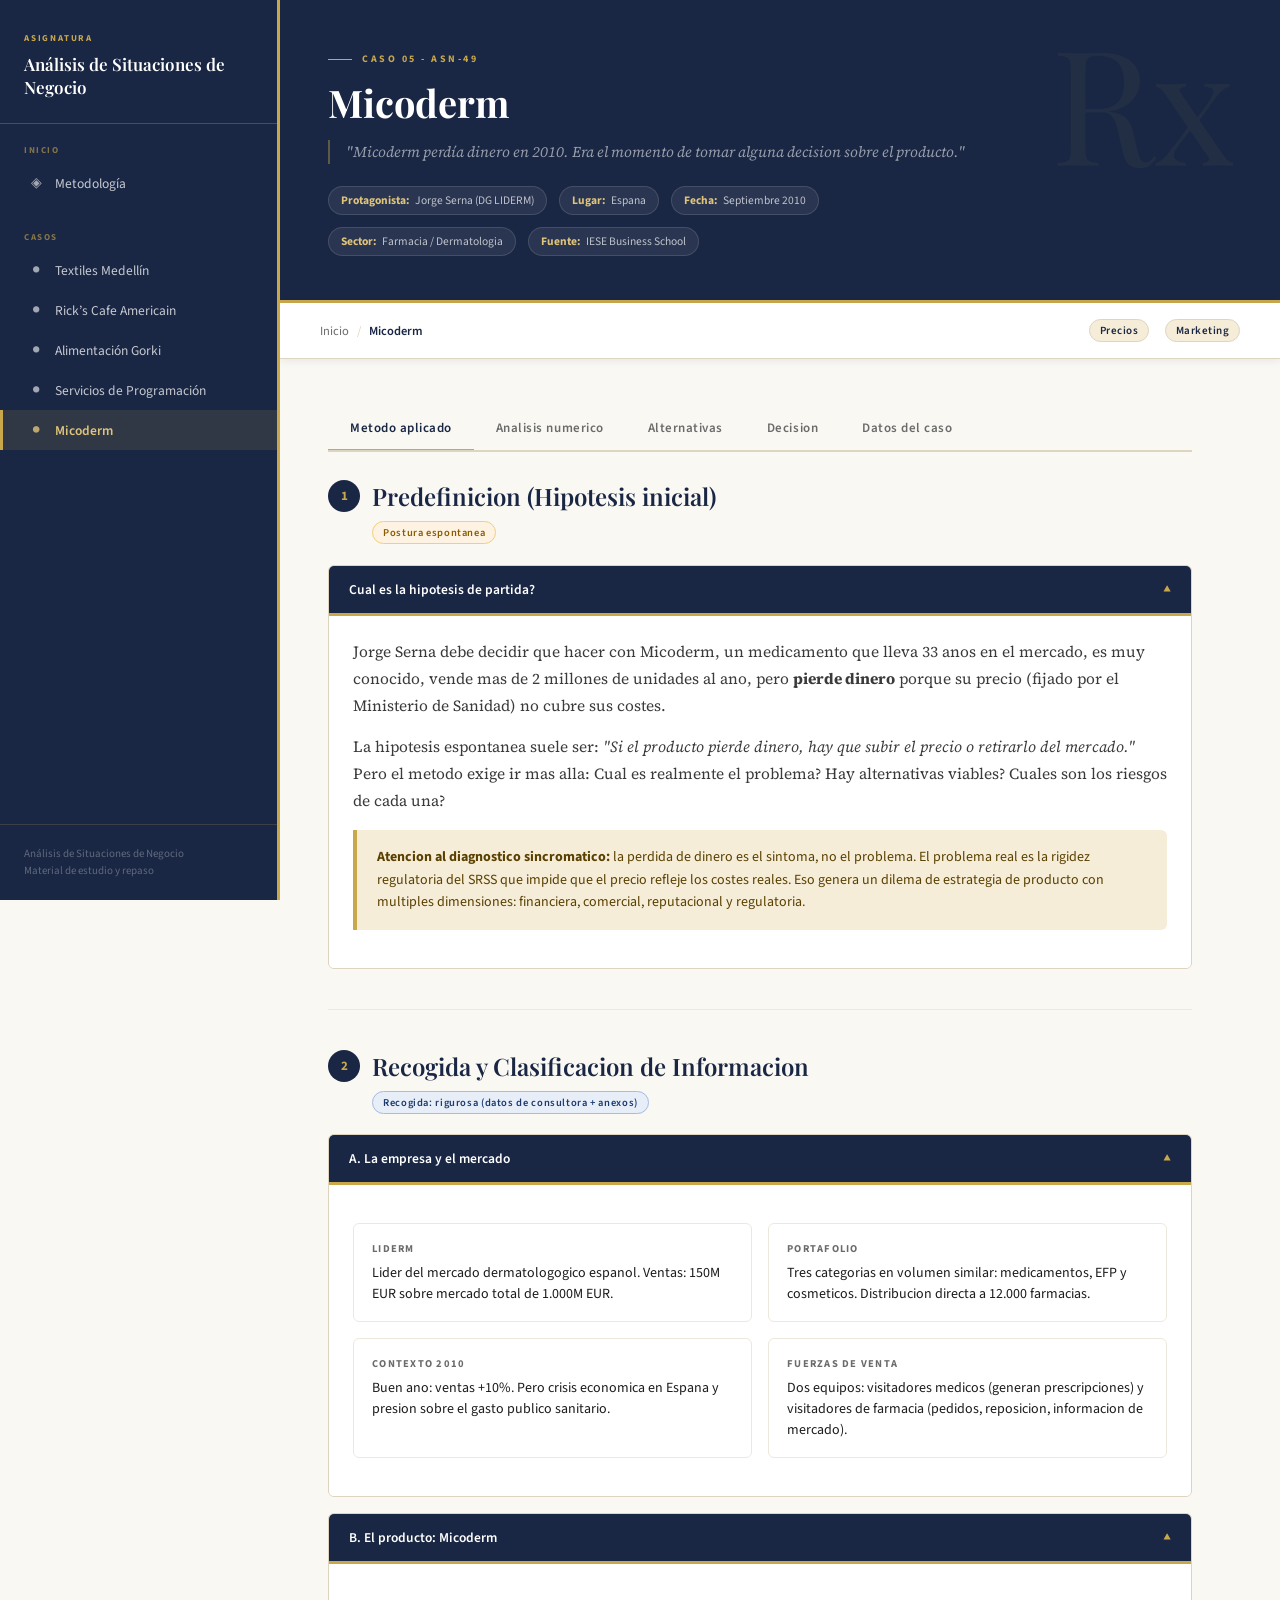
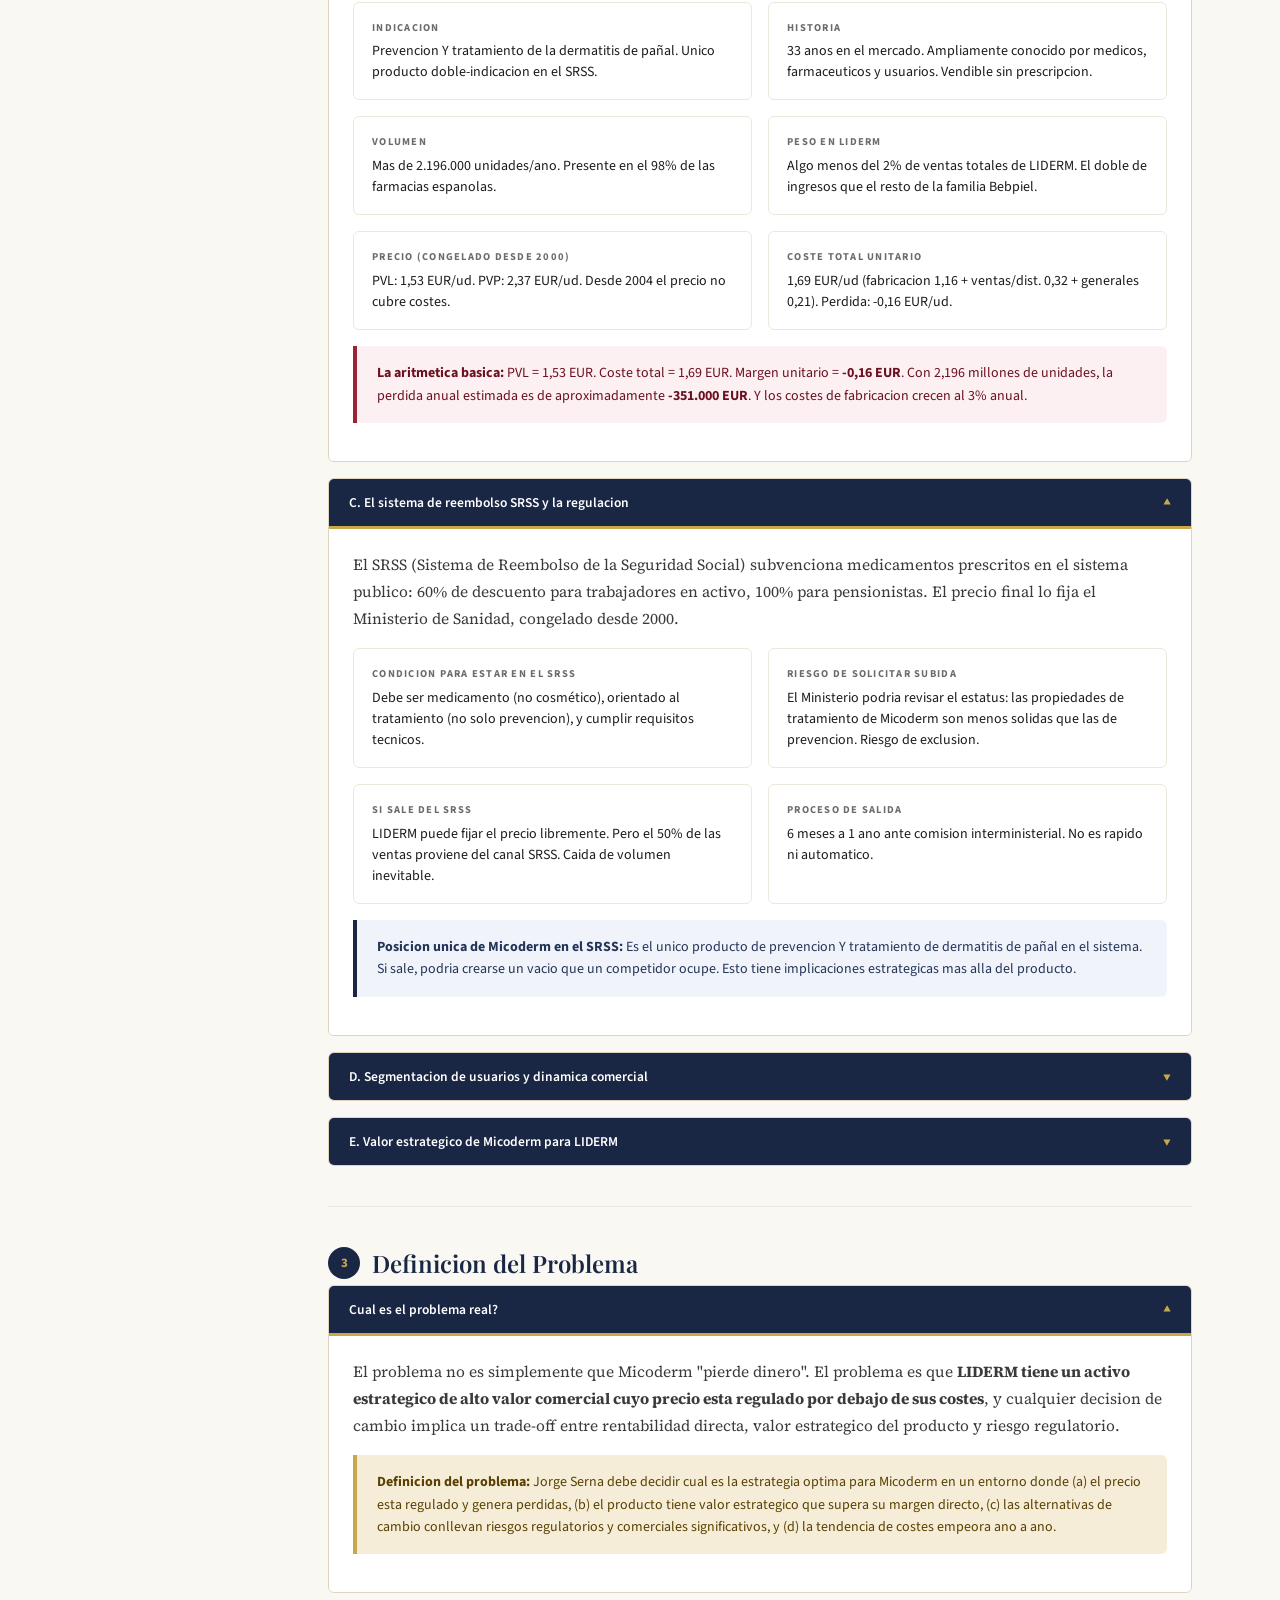
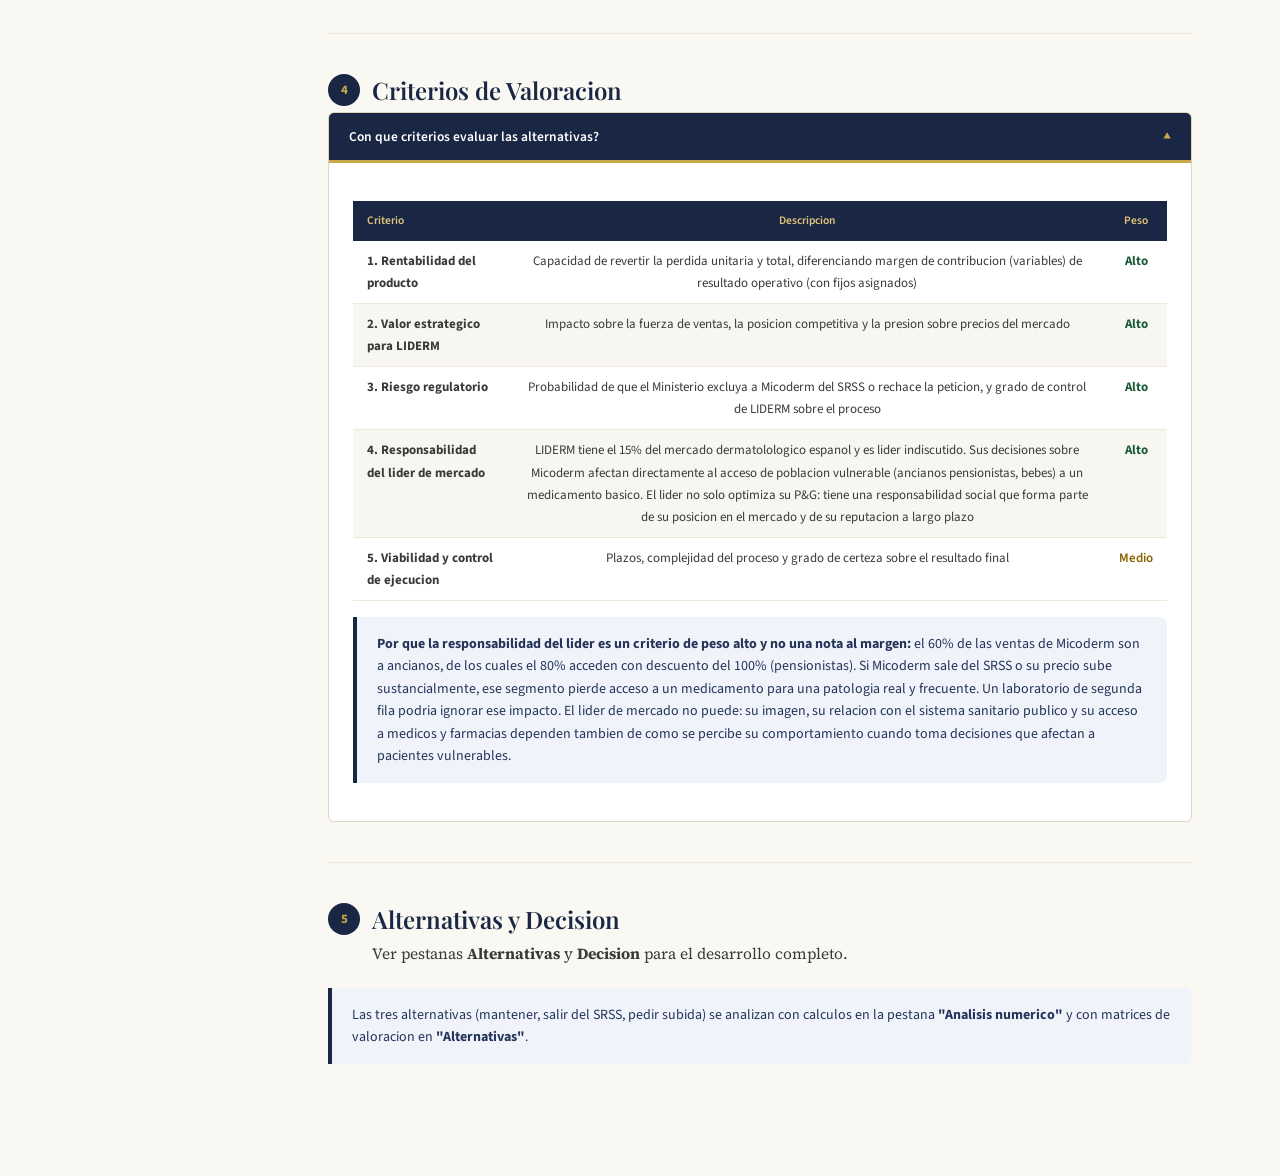
<file: caso-micoderm.html>
<!DOCTYPE html>
<html lang="es">
<head>
  <meta charset="UTF-8">
  <meta name="viewport" content="width=device-width, initial-scale=1.0">
  <title>Micoderm - Analisis de Situaciones de Negocio</title>
  <link rel="stylesheet" href="style.css">
  <style>
    .case-hero {
      background: var(--navy);
      padding: 52px 48px 44px;
      position: relative; overflow: hidden;
      border-bottom: 3px solid var(--gold);
    }
    .case-hero::after {
      content: 'Rx';
      position: absolute; right: 48px; top: 20px;
      font-family: var(--font-title); font-size: 160px;
      color: rgba(201,168,76,0.05); line-height: 1;
      pointer-events: none; letter-spacing: -0.02em;
    }
    .case-hero-inner { position: relative; z-index: 1; max-width: 680px; }
    .case-hero-code {
      font-family: var(--font-ui); font-size: 10px; font-weight: 700;
      letter-spacing: 0.25em; text-transform: uppercase; color: var(--gold);
      display: flex; align-items: center; gap: 10px; margin-bottom: 14px;
    }
    .case-hero-code::before { content:''; display:inline-block; width:24px; height:1px; background:var(--gold); }
    .case-hero h1 { font-family:var(--font-title); font-size:38px; font-weight:700; color:var(--white); line-height:1.2; margin-bottom:14px; }
    .case-hero-quote { font-family:var(--font-body); font-size:15px; color:rgba(255,255,255,0.55); font-style:italic; line-height:1.65; border-left:2px solid rgba(201,168,76,0.4); padding-left:16px; margin-bottom:22px; }
    .case-hero-meta { display:flex; flex-wrap:wrap; gap:12px; }
    .meta-chip { font-family:var(--font-ui); font-size:11.5px; background:rgba(255,255,255,0.07); border:1px solid rgba(255,255,255,0.12); color:rgba(255,255,255,0.7); padding:5px 12px; border-radius:20px; display:flex; align-items:center; gap:6px; }
    .meta-chip strong { color:var(--gold-light); }

    .topbar { background:var(--white); border-bottom:1px solid var(--border); padding:0 40px; height:56px; display:flex; align-items:center; justify-content:space-between; position:sticky; top:0; z-index:50; box-shadow:var(--shadow-sm); }
    .case-section { margin-bottom:0; }
    .case-section + .case-section { border-top:1px solid var(--border-light); padding-top:40px; margin-top:40px; }
    .sub-label { font-family:var(--font-ui); font-size:10px; font-weight:700; letter-spacing:0.2em; text-transform:uppercase; color:var(--gold); margin-bottom:4px; }
    .sub-heading { font-family:var(--font-title); font-size:20px; font-weight:600; color:var(--navy); margin-bottom:12px; }
    .info-grid { display:grid; grid-template-columns:1fr 1fr; gap:16px; margin:16px 0; }
    @media (max-width:650px) { .info-grid { grid-template-columns:1fr; } }
    .info-item { background:var(--white); border:1px solid var(--border-light); border-radius:var(--radius); padding:16px 18px; }
    .info-item-label { font-family:var(--font-ui); font-size:10.5px; font-weight:700; text-transform:uppercase; letter-spacing:0.12em; color:var(--ink-light); margin-bottom:5px; }
    .info-item-value { font-family:var(--font-ui); font-size:14px; color:var(--ink); line-height:1.5; }
    .comp-wrapper { overflow-x:auto; margin:16px 0; }
    .matrix-table { width:100%; border-collapse:collapse; font-family:var(--font-ui); font-size:13px; }
    .matrix-table th { background:var(--navy); color:var(--gold-light); padding:10px 14px; text-align:center; font-size:11.5px; font-weight:600; }
    .matrix-table th:first-child { text-align:left; }
    .matrix-table td { padding:9px 14px; border-bottom:1px solid var(--border-light); color:var(--ink-mid); vertical-align:top; }
    .matrix-table td:not(:first-child) { text-align:center; }
    .matrix-table tr:nth-child(even) td { background:#f8f6f1; }
    .score-high { color:var(--green-accent); font-weight:700; }
    .score-mid  { color:#8a6000; font-weight:600; }
    .score-low  { color:var(--red-accent); font-weight:700; }
    .decision-box { background:var(--navy); border:2px solid var(--gold); border-radius:var(--radius-lg); padding:32px 36px; margin-top:28px; }
    .decision-box-label { font-family:var(--font-ui); font-size:10px; font-weight:700; letter-spacing:0.25em; text-transform:uppercase; color:var(--gold); margin-bottom:12px; }
    .decision-box-main { font-family:var(--font-title); font-size:24px; font-weight:600; color:var(--white); line-height:1.35; margin-bottom:14px; }
    .decision-box-rationale { font-family:var(--font-body); font-size:15px; color:rgba(255,255,255,0.65); line-height:1.7; font-style:italic; }
    .body-text { font-family:var(--font-body); font-size:15.5px; color:var(--ink-mid); line-height:1.75; margin-bottom:14px; }

    /* ── Calc box ─────────────────────────────────────── */
    .calc-box { background:var(--navy); border-radius:var(--radius); padding:22px 26px; margin:16px 0; font-family:'Source Sans 3',monospace; }
    .calc-line { color:rgba(255,255,255,0.65); font-size:13.5px; line-height:2; }
    .calc-line .op { color:var(--gold); }
    .calc-result { color:var(--white); font-size:17px; font-weight:700; border-top:1px solid rgba(201,168,76,0.3); padding-top:10px; margin-top:6px; }
    .calc-result .big { font-size:22px; color:var(--gold-light); }

    /* ── Scenario cards ───────────────────────────────── */
    .scenario-grid { display:grid; grid-template-columns:repeat(3,1fr); gap:16px; margin:20px 0; }
    @media (max-width:750px) { .scenario-grid { grid-template-columns:1fr; } }
    .scenario-card { border-radius:var(--radius); padding:20px 20px 18px; }
    .scenario-card.opt  { background:#e8f5ee; border:1px solid #b2d8c0; }
    .scenario-card.mid  { background:#fdf6e3; border:1px solid #e0c47a; }
    .scenario-card.pes  { background:#fce8ea; border:1px solid #d9a3a8; }
    .scenario-card-label { font-family:var(--font-ui); font-size:10px; font-weight:700; letter-spacing:0.18em; text-transform:uppercase; margin-bottom:8px; }
    .scenario-card.opt .scenario-card-label  { color:var(--green-accent); }
    .scenario-card.mid .scenario-card-label  { color:#8a6000; }
    .scenario-card.pes .scenario-card-label  { color:var(--red-accent); }
    .scenario-card-val { font-family:var(--font-title); font-size:28px; font-weight:700; margin-bottom:4px; }
    .scenario-card.opt .scenario-card-val  { color:var(--green-accent); }
    .scenario-card.mid .scenario-card-val  { color:#8a6000; }
    .scenario-card.pes .scenario-card-val  { color:var(--red-accent); }
    .scenario-card-sub { font-family:var(--font-ui); font-size:12px; color:var(--ink-light); line-height:1.5; }

    /* ── Segment chips ───────────────────────────────── */
    .seg-bar { display:flex; gap:12px; flex-wrap:wrap; margin:16px 0; }
    .seg-chip { flex:1; min-width:120px; background:var(--white); border:1px solid var(--border-light); border-radius:var(--radius); padding:14px 16px; }
    .seg-chip-pct { font-family:var(--font-title); font-size:28px; font-weight:700; color:var(--navy); }
    .seg-chip-label { font-family:var(--font-ui); font-size:11px; color:var(--ink-light); margin-top:3px; line-height:1.4; }
    .seg-chip-note  { font-family:var(--font-ui); font-size:11px; color:var(--red-accent); font-weight:600; margin-top:4px; }
  </style>
</head>
<body>

<div class="sidebar-overlay" id="sidebarOverlay"></div>
<nav class="sidebar" id="sidebar"></nav>

<main class="main">

  <div class="case-hero">
    <div class="case-hero-inner">
      <div class="case-hero-code">Caso 05 - ASN-49</div>
      <h1>Micoderm</h1>
      <div class="case-hero-quote">
        "Micoderm perdía dinero en 2010. Era el momento de tomar alguna decision sobre el producto."
      </div>
      <div class="case-hero-meta">
        <span class="meta-chip"><strong>Protagonista:</strong> Jorge Serna (DG LIDERM)</span>
        <span class="meta-chip"><strong>Lugar:</strong> Espana</span>
        <span class="meta-chip"><strong>Fecha:</strong> Septiembre 2010</span>
        <span class="meta-chip"><strong>Sector:</strong> Farmacia / Dermatologia</span>
        <span class="meta-chip"><strong>Fuente:</strong> IESE Business School</span>
      </div>
    </div>
  </div>

  <div class="topbar">
    <div class="topbar-breadcrumb">
      <a href="index.html" style="color:var(--ink-light);text-decoration:none;">Inicio</a>
      <span class="sep">/</span>
      <span class="current">Micoderm</span>
    </div>
    <div class="topbar-meta">
      <span class="topbar-tag">Precios</span>
      <span class="topbar-tag">Marketing</span>
      <button class="menu-toggle" id="menuToggle">&#9776;</button>
    </div>
  </div>

  <div class="page-content">
    <div class="tabs-wrapper">
      <div class="tabs-nav">
        <button class="tab-btn active" data-tab="tab-metodologia">Metodo aplicado</button>
        <button class="tab-btn" data-tab="tab-numeros">Analisis numerico</button>
        <button class="tab-btn" data-tab="tab-alternativas">Alternativas</button>
        <button class="tab-btn" data-tab="tab-decision">Decision</button>
        <button class="tab-btn" data-tab="tab-datos">Datos del caso</button>
      </div>


      <!-- ======================================================
           TAB 1: METODO APLICADO
      ====================================================== -->
      <div class="tab-pane active" id="tab-metodologia">

        <div class="case-section">
          <h2 class="section-title mt-0">
            <span class="step-num">1</span>
            Predefinicion (Hipotesis inicial)
          </h2>
          <p class="section-intro"><span class="card-badge badge-espontanea">Postura espontanea</span></p>
          <div class="reveal-block open">
            <div class="reveal-header">
              <div class="reveal-header-left"><span class="reveal-title">Cual es la hipotesis de partida?</span></div>
              <span class="reveal-icon">&#9660;</span>
            </div>
            <div class="reveal-body">
              <p class="body-text">Jorge Serna debe decidir que hacer con Micoderm, un medicamento que lleva 33 anos en el mercado, es muy conocido, vende mas de 2 millones de unidades al ano, pero <strong>pierde dinero</strong> porque su precio (fijado por el Ministerio de Sanidad) no cubre sus costes.</p>
              <p class="body-text">La hipotesis espontanea suele ser: <em>"Si el producto pierde dinero, hay que subir el precio o retirarlo del mercado."</em> Pero el metodo exige ir mas alla: Cual es realmente el problema? Hay alternativas viables? Cuales son los riesgos de cada una?</p>
              <div class="callout callout-gold">
                <strong>Atencion al diagnostico sincromatico:</strong> la perdida de dinero es el sintoma, no el problema. El problema real es la rigidez regulatoria del SRSS que impide que el precio refleje los costes reales. Eso genera un dilema de estrategia de producto con multiples dimensiones: financiera, comercial, reputacional y regulatoria.
              </div>
            </div>
          </div>
        </div>

        <div class="case-section">
          <h2 class="section-title">
            <span class="step-num">2</span>
            Recogida y Clasificacion de Informacion
          </h2>
          <p class="section-intro">
            <span class="card-badge badge-rigurosa">Recogida: rigurosa (datos de consultora + anexos)</span>
          </p>

          <div class="reveal-block open">
            <div class="reveal-header">
              <div class="reveal-header-left"><span class="reveal-title">A. La empresa y el mercado</span></div>
              <span class="reveal-icon">&#9660;</span>
            </div>
            <div class="reveal-body">
              <div class="info-grid">
                <div class="info-item">
                  <div class="info-item-label">LIDERM</div>
                  <div class="info-item-value">Lider del mercado dermatologogico espanol. Ventas: 150M EUR sobre mercado total de 1.000M EUR.</div>
                </div>
                <div class="info-item">
                  <div class="info-item-label">Portafolio</div>
                  <div class="info-item-value">Tres categorias en volumen similar: medicamentos, EFP y cosmeticos. Distribucion directa a 12.000 farmacias.</div>
                </div>
                <div class="info-item">
                  <div class="info-item-label">Contexto 2010</div>
                  <div class="info-item-value">Buen ano: ventas +10%. Pero crisis economica en Espana y presion sobre el gasto publico sanitario.</div>
                </div>
                <div class="info-item">
                  <div class="info-item-label">Fuerzas de venta</div>
                  <div class="info-item-value">Dos equipos: visitadores medicos (generan prescripciones) y visitadores de farmacia (pedidos, reposicion, informacion de mercado).</div>
                </div>
              </div>
            </div>
          </div>

          <div class="reveal-block open">
            <div class="reveal-header">
              <div class="reveal-header-left"><span class="reveal-title">B. El producto: Micoderm</span></div>
              <span class="reveal-icon">&#9660;</span>
            </div>
            <div class="reveal-body">
              <div class="info-grid">
                <div class="info-item">
                  <div class="info-item-label">Indicacion</div>
                  <div class="info-item-value">Prevencion Y tratamiento de la dermatitis de pañal. Unico producto doble-indicacion en el SRSS.</div>
                </div>
                <div class="info-item">
                  <div class="info-item-label">Historia</div>
                  <div class="info-item-value">33 anos en el mercado. Ampliamente conocido por medicos, farmaceuticos y usuarios. Vendible sin prescripcion.</div>
                </div>
                <div class="info-item">
                  <div class="info-item-label">Volumen</div>
                  <div class="info-item-value">Mas de 2.196.000 unidades/ano. Presente en el 98% de las farmacias espanolas.</div>
                </div>
                <div class="info-item">
                  <div class="info-item-label">Peso en LIDERM</div>
                  <div class="info-item-value">Algo menos del 2% de ventas totales de LIDERM. El doble de ingresos que el resto de la familia Bebpiel.</div>
                </div>
                <div class="info-item">
                  <div class="info-item-label">Precio (congelado desde 2000)</div>
                  <div class="info-item-value">PVL: 1,53 EUR/ud. PVP: 2,37 EUR/ud. Desde 2004 el precio no cubre costes.</div>
                </div>
                <div class="info-item">
                  <div class="info-item-label">Coste total unitario</div>
                  <div class="info-item-value">1,69 EUR/ud (fabricacion 1,16 + ventas/dist. 0,32 + generales 0,21). Perdida: -0,16 EUR/ud.</div>
                </div>
              </div>
              <div class="callout callout-red mt-16">
                <strong>La aritmetica basica:</strong> PVL = 1,53 EUR. Coste total = 1,69 EUR. Margen unitario = <strong>-0,16 EUR</strong>. Con 2,196 millones de unidades, la perdida anual estimada es de aproximadamente <strong>-351.000 EUR</strong>. Y los costes de fabricacion crecen al 3% anual.
              </div>
            </div>
          </div>

          <div class="reveal-block open">
            <div class="reveal-header">
              <div class="reveal-header-left"><span class="reveal-title">C. El sistema de reembolso SRSS y la regulacion</span></div>
              <span class="reveal-icon">&#9660;</span>
            </div>
            <div class="reveal-body">
              <p class="body-text">El SRSS (Sistema de Reembolso de la Seguridad Social) subvenciona medicamentos prescritos en el sistema publico: 60% de descuento para trabajadores en activo, 100% para pensionistas. El precio final lo fija el Ministerio de Sanidad, congelado desde 2000.</p>
              <div class="info-grid">
                <div class="info-item">
                  <div class="info-item-label">Condicion para estar en el SRSS</div>
                  <div class="info-item-value">Debe ser medicamento (no cosmético), orientado al tratamiento (no solo prevencion), y cumplir requisitos tecnicos.</div>
                </div>
                <div class="info-item">
                  <div class="info-item-label">Riesgo de solicitar subida</div>
                  <div class="info-item-value">El Ministerio podria revisar el estatus: las propiedades de tratamiento de Micoderm son menos solidas que las de prevencion. Riesgo de exclusion.</div>
                </div>
                <div class="info-item">
                  <div class="info-item-label">Si sale del SRSS</div>
                  <div class="info-item-value">LIDERM puede fijar el precio libremente. Pero el 50% de las ventas proviene del canal SRSS. Caida de volumen inevitable.</div>
                </div>
                <div class="info-item">
                  <div class="info-item-label">Proceso de salida</div>
                  <div class="info-item-value">6 meses a 1 ano ante comision interministerial. No es rapido ni automatico.</div>
                </div>
              </div>
              <div class="callout callout-navy mt-16">
                <strong>Posicion unica de Micoderm en el SRSS:</strong> Es el unico producto de prevencion Y tratamiento de dermatitis de pañal en el sistema. Si sale, podria crearse un vacio que un competidor ocupe. Esto tiene implicaciones estrategicas mas alla del producto.
              </div>
            </div>
          </div>

          <div class="reveal-block">
            <div class="reveal-header">
              <div class="reveal-header-left"><span class="reveal-title">D. Segmentacion de usuarios y dinamica comercial</span></div>
              <span class="reveal-icon">&#9660;</span>
            </div>
            <div class="reveal-body">
              <div class="seg-bar">
                <div class="seg-chip">
                  <div class="seg-chip-pct">60%</div>
                  <div class="seg-chip-label">Ventas a ancianos</div>
                  <div class="seg-chip-note">80% con descuento 100% (pensionistas). Alta sensibilidad al precio.</div>
                </div>
                <div class="seg-chip">
                  <div class="seg-chip-pct">30%</div>
                  <div class="seg-chip-label">Ventas para bebes</div>
                  <div class="seg-chip-label" style="color:var(--green-accent);font-weight:600;">Menos sensibles al precio. Boca-oreja esencial.</div>
                </div>
                <div class="seg-chip">
                  <div class="seg-chip-pct">50%</div>
                  <div class="seg-chip-label">Canal SRSS (prescripcion publica)</div>
                  <div class="seg-chip-note">Desapareceria o se reduciria drasticamente si sale del SRSS.</div>
                </div>
                <div class="seg-chip">
                  <div class="seg-chip-pct">40%</div>
                  <div class="seg-chip-label">Venta sin prescripcion publica</div>
                  <div class="seg-chip-label" style="color:var(--green-accent);">El mas resistente a cambio de estatus.</div>
                </div>
              </div>
              <div class="callout callout-gold mt-8">
                <strong>Clave de segmentacion:</strong> los dos segmentos criticos reaccionan de forma opuesta. Los ancianos (60% del volumen) son muy sensibles al precio y dependen del descuento del SRSS. Los padres con bebes (30%) son menos sensibles al precio y se guian por recomendacion. Una subida de precio fuera del SRSS perjudica principalmente a los ancianos, el segmento de mayor volumen.
              </div>
            </div>
          </div>

          <div class="reveal-block">
            <div class="reveal-header">
              <div class="reveal-header-left"><span class="reveal-title">E. Valor estrategico de Micoderm para LIDERM</span></div>
              <span class="reveal-icon">&#9660;</span>
            </div>
            <div class="reveal-body">
              <p class="body-text">Micoderm no es un producto cualquiera aunque represente menos del 2% de la facturacion. Su valor va mas alla de su margen directo:</p>
              <div class="info-grid">
                <div class="info-item">
                  <div class="info-item-label">Herramienta comercial</div>
                  <div class="info-item-value">Los vendedores lo usan activamente para abrir cuentas nuevas con medicos y farmacias. Un producto barato, conocido y sin receta es el mejor "pie en la puerta".</div>
                </div>
                <div class="info-item">
                  <div class="info-item-label">Presion sobre competidores</div>
                  <div class="info-item-value">Su bajo precio (2,37 EUR) ejerce presion sobre los precios de todos los productos del mercado. Si desaparece, los competidores pueden subir precios.</div>
                </div>
                <div class="info-item">
                  <div class="info-item-label">Imagen de marca</div>
                  <div class="info-item-value">33 anos de historia. Conocido por medicos de mayor edad. Reputacion de accesibilidad y calidad. Sacarlo del SRSS puede percibirse como practica poco etica.</div>
                </div>
                <div class="info-item">
                  <div class="info-item-label">Posicion en el SRSS</div>
                  <div class="info-item-value">Si Micoderm sale, un competidor podria pedir la inclusion. LIDERM perderia el unico producto doble-indicacion del sistema.</div>
                </div>
              </div>
            </div>
          </div>
        </div>

        <div class="case-section">
          <h2 class="section-title">
            <span class="step-num">3</span>
            Definicion del Problema
          </h2>
          <div class="reveal-block open">
            <div class="reveal-header">
              <div class="reveal-header-left"><span class="reveal-title">Cual es el problema real?</span></div>
              <span class="reveal-icon">&#9660;</span>
            </div>
            <div class="reveal-body">
              <p class="body-text">El problema no es simplemente que Micoderm "pierde dinero". El problema es que <strong>LIDERM tiene un activo estrategico de alto valor comercial cuyo precio esta regulado por debajo de sus costes</strong>, y cualquier decision de cambio implica un trade-off entre rentabilidad directa, valor estrategico del producto y riesgo regulatorio.</p>
              <div class="callout callout-gold">
                <strong>Definicion del problema:</strong> Jorge Serna debe decidir cual es la estrategia optima para Micoderm en un entorno donde (a) el precio esta regulado y genera perdidas, (b) el producto tiene valor estrategico que supera su margen directo, (c) las alternativas de cambio conllevan riesgos regulatorios y comerciales significativos, y (d) la tendencia de costes empeora ano a ano.
              </div>
            </div>
          </div>
        </div>

        <div class="case-section">
          <h2 class="section-title">
            <span class="step-num">4</span>
            Criterios de Valoracion
          </h2>
          <div class="reveal-block open">
            <div class="reveal-header">
              <div class="reveal-header-left"><span class="reveal-title">Con que criterios evaluar las alternativas?</span></div>
              <span class="reveal-icon">&#9660;</span>
            </div>
            <div class="reveal-body">
              <div class="comp-wrapper">
                <table class="matrix-table">
                  <thead><tr><th>Criterio</th><th>Descripcion</th><th>Peso</th></tr></thead>
                  <tbody>
                    <tr>
                      <td><strong>1. Rentabilidad del producto</strong></td>
                      <td>Capacidad de revertir la perdida unitaria y total, diferenciando margen de contribucion (variables) de resultado operativo (con fijos asignados)</td>
                      <td><span class="score-high">Alto</span></td>
                    </tr>
                    <tr>
                      <td><strong>2. Valor estrategico para LIDERM</strong></td>
                      <td>Impacto sobre la fuerza de ventas, la posicion competitiva y la presion sobre precios del mercado</td>
                      <td><span class="score-high">Alto</span></td>
                    </tr>
                    <tr>
                      <td><strong>3. Riesgo regulatorio</strong></td>
                      <td>Probabilidad de que el Ministerio excluya a Micoderm del SRSS o rechace la peticion, y grado de control de LIDERM sobre el proceso</td>
                      <td><span class="score-high">Alto</span></td>
                    </tr>
                    <tr>
                      <td><strong>4. Responsabilidad del lider de mercado</strong></td>
                      <td>LIDERM tiene el 15% del mercado dermatolologico espanol y es lider indiscutido. Sus decisiones sobre Micoderm afectan directamente al acceso de poblacion vulnerable (ancianos pensionistas, bebes) a un medicamento basico. El lider no solo optimiza su P&amp;G: tiene una responsabilidad social que forma parte de su posicion en el mercado y de su reputacion a largo plazo</td>
                      <td><span class="score-high">Alto</span></td>
                    </tr>
                    <tr>
                      <td><strong>5. Viabilidad y control de ejecucion</strong></td>
                      <td>Plazos, complejidad del proceso y grado de certeza sobre el resultado final</td>
                      <td><span class="score-mid">Medio</span></td>
                    </tr>
                  </tbody>
                </table>
              </div>
              <div class="callout callout-navy mt-16">
                <strong>Por que la responsabilidad del lider es un criterio de peso alto y no una nota al margen:</strong> el 60% de las ventas de Micoderm son a ancianos, de los cuales el 80% acceden con descuento del 100% (pensionistas). Si Micoderm sale del SRSS o su precio sube sustancialmente, ese segmento pierde acceso a un medicamento para una patologia real y frecuente. Un laboratorio de segunda fila podria ignorar ese impacto. El lider de mercado no puede: su imagen, su relacion con el sistema sanitario publico y su acceso a medicos y farmacias dependen tambien de como se percibe su comportamiento cuando toma decisiones que afectan a pacientes vulnerables.
              </div>
            </div>
          </div>
        </div>

        <div class="case-section">
          <h2 class="section-title">
            <span class="step-num">5</span>
            Alternativas y Decision
          </h2>
          <p class="section-intro">Ver pestanas <strong>Alternativas</strong> y <strong>Decision</strong> para el desarrollo completo.</p>
          <div class="callout callout-navy">
            Las tres alternativas (mantener, salir del SRSS, pedir subida) se analizan con calculos en la pestana <strong>"Analisis numerico"</strong> y con matrices de valoracion en <strong>"Alternativas"</strong>.
          </div>
        </div>

      </div><!-- /tab-metodologia -->


      <!-- ======================================================
           TAB 2: ANALISIS NUMERICO
      ====================================================== -->
      <div class="tab-pane" id="tab-numeros">

        <!-- NIVEL 1: MARGEN DE CONTRIBUCION -->
        <h2 class="section-title mt-0">
          <span class="step-num" style="background:var(--gold-pale);color:var(--navy);">1</span>
          Nivel 1 — Margen de contribucion (costes variables)
        </h2>

        <p class="body-text">El primer nivel de analisis es el margen de contribucion: precio de venta menos <strong>solo los costes que varian con el volumen</strong>. En Micoderm, el unico coste estrictamente variable es la fabricacion externalizada (1,16 EUR/ud). Si no se produce, no se paga.</p>

        <div class="calc-box">
          <div class="calc-line"><span class="op">PVL (precio de venta al laboratorio)</span>&nbsp;&nbsp;&nbsp;1,53 EUR/ud</div>
          <div class="calc-line"><span class="op">(-) Coste de fabricacion — VARIABLE</span>&nbsp;&nbsp;&nbsp;1,16 EUR/ud</div>
          <div class="calc-result">Margen de contribucion unitario = <span class="big">+0,37 EUR/ud</span></div>
        </div>

        <div class="calc-box" style="margin-top:0;">
          <div class="calc-line"><span class="op">Margen de contribucion unitario</span>&nbsp;&nbsp;&nbsp;+0,37 EUR/ud</div>
          <div class="calc-line"><span class="op">x Unidades vendidas</span>&nbsp;&nbsp;&nbsp;2.196.000 ud/ano</div>
          <div class="calc-result">Margen de contribucion total = <span class="big">+812.520 EUR/ano</span></div>
        </div>

        <div class="callout callout-gold">
          <strong>Conclusion del nivel 1:</strong> a margen de contribucion, Micoderm <strong>genera caja positiva</strong>. Cada unidad vendida aporta 0,37 EUR para cubrir costes fijos de la empresa. Esto significa que, desde el punto de vista del flujo de caja a corto plazo, producir y vender Micoderm es mejor que no producirlo, incluso con el precio actual.
        </div>

        <!-- NIVEL 2: RESULTADO OPERATIVO -->
        <h2 class="section-title">
          <span class="step-num" style="background:var(--gold-pale);color:var(--navy);">2</span>
          Nivel 2 — Resultado operativo (con costes fijos asignados)
        </h2>

        <p class="body-text">El resultado operativo incorpora los costes fijos que la contabilidad de LIDERM asigna a Micoderm. Estos costes <strong>no son variables</strong>: no desaparecen si el producto desaparece.</p>

        <div class="comp-wrapper">
          <table class="matrix-table">
            <thead>
              <tr>
                <th>Partida de coste</th>
                <th>EUR/ud</th>
                <th>Naturaleza</th>
                <th>Si Micoderm desaparece...</th>
              </tr>
            </thead>
            <tbody>
              <tr>
                <td><strong>Fabricacion externalizada</strong></td>
                <td>1,16</td>
                <td><span class="score-high">Variable puro</span></td>
                <td>Desaparece. Se deja de encargar al fabricante.</td>
              </tr>
              <tr>
                <td><strong>Ventas y distribucion</strong></td>
                <td>0,32</td>
                <td><span class="score-mid">Semi-fijo (asignacion)</span></td>
                <td>Los vendedores siguen existiendo. El coste se redistribuye entre otros productos. No desaparece.</td>
              </tr>
              <tr>
                <td><strong>Gastos generales</strong></td>
                <td>0,21</td>
                <td><span class="score-low">Fijo puro (reparto contable)</span></td>
                <td>Reparto contable de overhead. No tiene nada que ver con Micoderm. No desaparece.</td>
              </tr>
              <tr class="total-row">
                <td><strong>Coste total asignado</strong></td>
                <td><strong>1,69</strong></td>
                <td>—</td>
                <td>Solo 1,16 EUR desaparecen realmente si se elimina el producto.</td>
              </tr>
            </tbody>
          </table>
        </div>

        <div class="calc-box">
          <div class="calc-line"><span class="op">PVL</span>&nbsp;&nbsp;&nbsp;1,53 EUR/ud</div>
          <div class="calc-line"><span class="op">(-) Fabricacion (variable)</span>&nbsp;&nbsp;&nbsp;1,16 EUR/ud</div>
          <div class="calc-line"><span class="op">(-) Ventas y distribucion (semi-fijo asignado)</span>&nbsp;&nbsp;&nbsp;0,32 EUR/ud</div>
          <div class="calc-line"><span class="op">(-) Gastos generales (fijo asignado)</span>&nbsp;&nbsp;&nbsp;0,21 EUR/ud</div>
          <div class="calc-result">Resultado operativo unitario = <span class="big">-0,16 EUR/ud</span> &nbsp;|&nbsp; Total: <span class="big">-351.360 EUR/ano</span></div>
        </div>

        <div class="callout callout-red">
          <strong>La pregunta critica que el analisis contable no responde:</strong> si Micoderm desaparece, los 0,53 EUR de costes fijos asignados (ventas + generales) <strong>no desaparecen</strong>. Se redistribuyen entre el resto del portfolio de LIDERM. Eliminar Micoderm no elimina la perdida contable: la traslada a otros productos. Para que la eliminacion mejore el resultado de LIDERM, los costes fijos asociados deberian reducirse o reabsorberse, lo cual solo ocurre si la fuerza de ventas se reduce o el overhead disminuye — dos decisiones con implicaciones propias mucho mas profundas.
        </div>

        <!-- NIVEL 3: LA TRAMPA DEL ANALISIS CONTABLE -->
        <h2 class="section-title">
          <span class="step-num" style="background:var(--gold-pale);color:var(--navy);">3</span>
          Nivel 3 — La trampa: que pasa con los fijos si se elimina el producto?
        </h2>

        <div class="comp-wrapper">
          <table class="matrix-table">
            <thead>
              <tr>
                <th>Escenario de eliminacion</th>
                <th>Impacto en resultado de LIDERM</th>
                <th>Conclusion</th>
              </tr>
            </thead>
            <tbody>
              <tr>
                <td><strong>Se elimina Micoderm y los fijos se redistribuyen</strong></td>
                <td>LIDERM pierde el margen de contribucion de +812.520 EUR/ano. La perdida contable de Micoderm desaparece pero los fijos se cargan a otros productos.</td>
                <td><span class="score-low">Resultado neto: LIDERM empeora en ~812.000 EUR</span></td>
              </tr>
              <tr>
                <td><strong>Se elimina Micoderm y se reducen los fijos proporcionalmente</strong></td>
                <td>Si LIDERM pudiera reducir costes de ventas y generales en 0,53 EUR x 2,196M ud = 1.163.880 EUR, la eliminacion seria neutral.</td>
                <td><span class="score-mid">Hipotetico: requiere reduccion de plantilla y estructura</span></td>
              </tr>
              <tr>
                <td><strong>Se sube el precio (sale del SRSS) manteniendo el producto</strong></td>
                <td>El margen de contribucion crece de forma muy significativa incluso con caida de volumen. Los fijos siguen absorbidos.</td>
                <td><span class="score-high">Escenario financieramente superior</span></td>
              </tr>
            </tbody>
          </table>
        </div>

        <div class="callout callout-navy">
          <strong>Sintesis del analisis de costes:</strong> Micoderm no es un producto que "pierda dinero" en el sentido de que deberia eliminarse. Pierde dinero a nivel de resultado operativo contable porque el precio regulado no cubre todos los costes asignados. Pero a nivel de margen de contribucion es positivo: cada unidad vendida aporta 0,37 EUR a la cobertura de fijos. La decision correcta no es eliminar el producto sino cambiar su precio. El debate es como hacerlo.
        </div>

        <!-- NIVEL 4: ESCENARIOS FUERA DEL SRSS -->
        <h2 class="section-title">
          <span class="step-num" style="background:var(--gold-pale);color:var(--navy);">4</span>
          Nivel 4 — Escenarios financieros si Micoderm sale del SRSS
        </h2>

        <p class="body-text">Si Micoderm sale del SRSS, LIDERM fija el precio libremente. La consultora independiente estima la caida de volumen a distintos PVP en tres escenarios. A un PVP de 5,00 EUR (poco mas del doble del actual, razonable para un medicamento sin alternativa directa):</p>

        <div class="scenario-grid">
          <div class="scenario-card opt">
            <div class="scenario-card-label">Escenario Optimista</div>
            <div class="scenario-card-val">-30%</div>
            <div class="scenario-card-sub">Quedan ~1.537.000 ud a PVP 5 EUR</div>
          </div>
          <div class="scenario-card mid">
            <div class="scenario-card-label">Escenario Normal</div>
            <div class="scenario-card-val">-50%</div>
            <div class="scenario-card-sub">Quedan ~1.098.000 ud a PVP 5 EUR</div>
          </div>
          <div class="scenario-card pes">
            <div class="scenario-card-label">Escenario Pesimista</div>
            <div class="scenario-card-val">-65%</div>
            <div class="scenario-card-sub">Quedan ~769.000 ud a PVP 5 EUR</div>
          </div>
        </div>

        <p class="body-text">Con PVP = 5,00 EUR: PVL = 5,00 x 0,64 = <strong>3,20 EUR/ud</strong>. Margen de contribucion = 3,20 - 1,16 = <strong>+2,04 EUR/ud</strong>. Resultado operativo = 3,20 - 1,69 = <strong>+1,51 EUR/ud</strong>.</p>

        <div class="comp-wrapper">
          <table class="matrix-table">
            <thead>
              <tr>
                <th>Escenario</th>
                <th>Unidades</th>
                <th>PVL</th>
                <th>Margen contrib./ud</th>
                <th>Resultado op./ud</th>
                <th>Resultado op. total</th>
                <th>Mejora vs. actual</th>
              </tr>
            </thead>
            <tbody>
              <tr>
                <td><strong>Actual (SRSS, PVP 2,37)</strong></td>
                <td>2.196.000</td>
                <td>1,53</td>
                <td class="score-high">+0,37</td>
                <td class="score-low">-0,16</td>
                <td class="score-low">-351.000</td>
                <td>—</td>
              </tr>
              <tr>
                <td><strong>Fuera SRSS — Optimista</strong></td>
                <td>1.537.200</td>
                <td>3,20</td>
                <td class="score-high">+2,04</td>
                <td class="score-high">+1,51</td>
                <td class="score-high">+2.321.000</td>
                <td class="score-high">+2.672.000</td>
              </tr>
              <tr>
                <td><strong>Fuera SRSS — Normal</strong></td>
                <td>1.098.000</td>
                <td>3,20</td>
                <td class="score-high">+2,04</td>
                <td class="score-high">+1,51</td>
                <td class="score-high">+1.658.000</td>
                <td class="score-high">+2.009.000</td>
              </tr>
              <tr>
                <td><strong>Fuera SRSS — Pesimista</strong></td>
                <td>768.600</td>
                <td>3,20</td>
                <td class="score-high">+2,04</td>
                <td class="score-high">+1,51</td>
                <td class="score-high">+1.161.000</td>
                <td class="score-high">+1.512.000</td>
              </tr>
            </tbody>
          </table>
        </div>

        <div class="callout callout-gold mt-8">
          <strong>Incluso en el peor escenario, salir del SRSS mejora el resultado en mas de 1,5 millones EUR.</strong> El punto de equilibrio de la decision esta en vender solo 233.000 unidades (el 11% del volumen actual): por encima de ese umbral, cualquier precio libre mayor que 1,69 EUR hace la decision financieramente superior a quedarse. La aritmetica no deja dudas — pero los numeros no son el unico criterio.
        </div>

        <!-- PROYECCION DE DETERIORO -->
        <h2 class="section-title">
          <span class="step-num" style="background:var(--gold-pale);color:var(--navy);">5</span>
          Proyeccion: deterioro si se mantiene sin cambio
        </h2>

        <p class="body-text">El coste de fabricacion crece al 3% anual y el fabricante lo repercute a LIDERM. El PVL permanece congelado. El resultado:</p>

        <div class="comp-wrapper">
          <table class="matrix-table">
            <thead>
              <tr>
                <th>Ano</th>
                <th>Coste fabricacion/ud</th>
                <th>Coste total asignado/ud</th>
                <th>PVL</th>
                <th>Margen contrib./ud</th>
                <th>Resultado op./ud</th>
                <th>Resultado op. total</th>
              </tr>
            </thead>
            <tbody>
              <tr>
                <td>2010 (actual)</td><td>1,16</td><td>1,69</td><td>1,53</td>
                <td class="score-high">+0,37</td><td class="score-low">-0,16</td><td class="score-low">-351.000</td>
              </tr>
              <tr>
                <td>2013 (+3 anos)</td><td>1,27</td><td>1,80</td><td>1,53</td>
                <td class="score-mid">+0,26</td><td class="score-low">-0,27</td><td class="score-low">-593.000</td>
              </tr>
              <tr>
                <td>2015 (+5 anos)</td><td>1,34</td><td>1,87</td><td>1,53</td>
                <td class="score-mid">+0,19</td><td class="score-low">-0,34</td><td class="score-low">-747.000</td>
              </tr>
              <tr>
                <td>2018 (+8 anos)</td><td>1,47</td><td>2,00</td><td>1,53</td>
                <td class="score-low">+0,06</td><td class="score-low">-0,47</td><td class="score-low">-1.032.000</td>
              </tr>
              <tr>
                <td>2021 (+11 anos)</td><td>1,60</td><td>2,13</td><td>1,53</td>
                <td class="score-low">-0,07</td><td class="score-low">-0,60</td><td class="score-low">-1.317.000</td>
              </tr>
            </tbody>
          </table>
        </div>

        <div class="callout callout-red">
          <strong>El margen de contribucion tambien desaparece con el tiempo.</strong> En 2021 (si no hay cambios) el coste de fabricacion superara el PVL: incluso el flujo de caja unitario sera negativo. Ese es el momento en que mantener el producto se vuelve indefendible desde cualquier angulo financiero. La ventana para actuar con control es ahora, en 2010.
        </div>

      </div><!-- /tab-numeros -->


      <!-- ======================================================
           TAB 3: ALTERNATIVAS
      ====================================================== -->
      <div class="tab-pane" id="tab-alternativas">

        <h2 class="section-title mt-0">
          <span class="step-num">5</span>
          Las tres alternativas de Jorge Serna
        </h2>

        <p class="body-text">Cada alternativa se evalua contra los cinco criterios definidos, incluida la responsabilidad del lider de mercado.</p>

        <div class="reveal-block open">
          <div class="reveal-header">
            <div class="reveal-header-left"><span class="reveal-title">Alternativa A — Mantener Micoderm en el SRSS sin cambios</span></div>
            <span class="reveal-icon">&#9660;</span>
          </div>
          <div class="reveal-body">
            <p class="body-text">LIDERM sigue vendiendo Micoderm al precio actual (PVL 1,53 EUR), absorbiendo las perdidas contables con los margenes de otros productos. No hay accion ante el Ministerio ni cambio de estatus.</p>
            <div class="comp-wrapper">
              <table class="matrix-table">
                <thead><tr><th>Criterio</th><th>Valoracion</th><th>Comentario</th></tr></thead>
                <tbody>
                  <tr>
                    <td><strong>1. Rentabilidad del producto</strong></td>
                    <td><span class="score-low">Negativa y empeora</span></td>
                    <td>A resultado operativo: -351.000 EUR/ano hoy, -1.032.000 en 2018. Pero el margen de contribucion sigue siendo positivo (+0,37 EUR/ud): el producto aporta caja a corto plazo.</td>
                  </tr>
                  <tr>
                    <td><strong>2. Valor estrategico</strong></td>
                    <td><span class="score-high">Intacto</span></td>
                    <td>Mantiene todas las ventajas: fuerza de ventas, imagen, presion sobre precios de competidores, posicion unica en el SRSS.</td>
                  </tr>
                  <tr>
                    <td><strong>3. Riesgo regulatorio</strong></td>
                    <td><span class="score-high">Ninguno</span></td>
                    <td>No hay accion ante el Ministerio. Sin riesgo de revision forzosa del estatus.</td>
                  </tr>
                  <tr>
                    <td><strong>4. Responsabilidad del lider</strong></td>
                    <td><span class="score-high">Cumple plenamente</span></td>
                    <td>Los ancianos pensionistas y familias mantienen acceso al producto con el descuento del SRSS. La empresa asume el coste de su posicion de lider.</td>
                  </tr>
                  <tr>
                    <td><strong>5. Viabilidad y control</strong></td>
                    <td><span class="score-high">Maxima</span></td>
                    <td>No requiere ningun proceso ni aprobacion externa.</td>
                  </tr>
                </tbody>
              </table>
            </div>
            <div class="callout callout-navy mt-16">
              <strong>Conclusion sobre Alt. A:</strong> cumple perfectamente el criterio de responsabilidad del lider pero no resuelve el problema financiero. Es una postura sostenible eticamente y a corto plazo (mientras el margen de contribucion sea positivo), pero la tendencia del coste de fabricacion hace que sea insostenible a largo plazo. No es una solucion: es un aplazamiento con coste creciente.
            </div>
          </div>
        </div>

        <div class="reveal-block open">
          <div class="reveal-header">
            <div class="reveal-header-left"><span class="reveal-title">Alternativa B — Salir del SRSS y subir el precio libremente</span></div>
            <span class="reveal-icon">&#9660;</span>
          </div>
          <div class="reveal-body">
            <p class="body-text">LIDERM solicita la exclusion voluntaria de Micoderm del SRSS (proceso de 6-12 meses). Una vez fuera, fija el precio libremente. Los numeros directos son muy favorables en todos los escenarios.</p>
            <div class="comp-wrapper">
              <table class="matrix-table">
                <thead><tr><th>Criterio</th><th>Valoracion</th><th>Comentario</th></tr></thead>
                <tbody>
                  <tr>
                    <td><strong>1. Rentabilidad del producto</strong></td>
                    <td><span class="score-high">Excelente</span></td>
                    <td>Incluso en escenario pesimista (-65% volumen, PVP 5 EUR), resultado operativo pasa de -351.000 a +1.161.000 EUR. Mejora neta superior a 1,5M EUR en cualquier escenario.</td>
                  </tr>
                  <tr>
                    <td><strong>2. Valor estrategico</strong></td>
                    <td><span class="score-low">En riesgo</span></td>
                    <td>Los vendedores pierden su mejor "abridor de puertas". Posible entrada de competidor en el SRSS. La presion sobre precios de competidores se relaja.</td>
                  </tr>
                  <tr>
                    <td><strong>3. Riesgo regulatorio</strong></td>
                    <td><span class="score-mid">Controlado</span></td>
                    <td>La salida es voluntaria: LIDERM controla el timing. No hay riesgo de exclusion forzosa. Pero el proceso dura 6-12 meses de incertidumbre.</td>
                  </tr>
                  <tr>
                    <td><strong>4. Responsabilidad del lider</strong></td>
                    <td><span class="score-low">Tension alta</span></td>
                    <td>El 60% de las ventas son a ancianos, el 80% de ellos con descuento del 100% (pensionistas). Perderan el acceso a precio subvencionado. Una subida a 5 EUR puede ser inaccesible para pensionistas con pocos recursos. El lider de mercado en dermatologia abandona a su segmento mas vulnerable. Riesgo reputacional real con medicos, farmaceuticos y opinion publica.</td>
                  </tr>
                  <tr>
                    <td><strong>5. Viabilidad y control</strong></td>
                    <td><span class="score-mid">Media</span></td>
                    <td>Proceso largo ante comision interministerial. Durante 6-12 meses LIDERM sigue acumulando perdidas operativas.</td>
                  </tr>
                </tbody>
              </table>
            </div>
            <div class="callout callout-gold mt-16">
              <strong>El dilema central de la Alt. B:</strong> es la mejor decision financiera pero la peor en terminos de responsabilidad del lider. Que precio de subida seria aceptable etica y socialmente? Un PVP de 3,50-4,00 EUR (no muy alejado del actual) podria ser suficiente para pasar a margen operativo positivo con una caida de volumen moderada, y al mismo tiempo ser mas asumible para el segmento de ancianos. La decision sobre el PVP objetivo no es solo una decision financiera.
            </div>
          </div>
        </div>

        <div class="reveal-block open">
          <div class="reveal-header">
            <div class="reveal-header-left"><span class="reveal-title">Alternativa C — Solicitar subida de precio al Ministerio de Sanidad</span></div>
            <span class="reveal-icon">&#9660;</span>
          </div>
          <div class="reveal-body">
            <p class="body-text">LIDERM presenta ante el Ministerio una solicitud justificada de aumento del PVP, basandose en el incremento de costes del 10% desde la solicitud denegada en 2004. El riesgo es que el rechazo desencadene una revision del estatus.</p>
            <div class="comp-wrapper">
              <table class="matrix-table">
                <thead><tr><th>Criterio</th><th>Valoracion</th><th>Comentario</th></tr></thead>
                <tbody>
                  <tr>
                    <td><strong>1. Rentabilidad del producto</strong></td>
                    <td><span class="score-mid">Buena si se concede</span></td>
                    <td>Si se concede, elimina la perdida operativa y puede generar margen positivo. Si se rechaza, todo sigue igual o el estatus empeora.</td>
                  </tr>
                  <tr>
                    <td><strong>2. Valor estrategico</strong></td>
                    <td><span class="score-high">Intacto si se concede</span></td>
                    <td>Micoderm permanece en el SRSS con todas sus ventajas. Escenario ideal si el resultado es positivo.</td>
                  </tr>
                  <tr>
                    <td><strong>3. Riesgo regulatorio</strong></td>
                    <td><span class="score-low">Alto e incontrolado</span></td>
                    <td>El Ministerio podria rechazar Y revisar el estatus de Micoderm en el SRSS. LIDERM perderia el control del proceso. En 2010, contexto de recortes del gasto publico, hace la concesion improbable.</td>
                  </tr>
                  <tr>
                    <td><strong>4. Responsabilidad del lider</strong></td>
                    <td><span class="score-high">Cumple si se concede</span></td>
                    <td>Si se concede la subida, los usuarios siguen con el descuento del SRSS: el coste lo asume el Estado, no el paciente. Es la alternativa que mejor combina mejora de rentabilidad con proteccion del acceso de usuarios vulnerables, si sale bien.</td>
                  </tr>
                  <tr>
                    <td><strong>5. Viabilidad y control</strong></td>
                    <td><span class="score-low">Baja</span></td>
                    <td>Ya fue denegada en 2004. El contexto de 2010 (recortes) es menos favorable. El resultado no esta en manos de LIDERM.</td>
                  </tr>
                </tbody>
              </table>
            </div>
            <div class="callout callout-red mt-16">
              <strong>El riesgo asimetrico de la Alt. C:</strong> si sale bien, es el escenario ideal (rentable + en SRSS + responsabilidad cubierta). Pero si sale mal, el Ministerio puede excluir a Micoderm forzosamente, lo que es peor que la exclusion voluntaria: LIDERM no controla ni el timing ni las condiciones. La probabilidad de exito en 2010 es baja y el coste del fracaso es muy alto.
            </div>
          </div>
        </div>

      </div><!-- /tab-alternativas -->


      <!-- ======================================================
           TAB 4: DECISION
      ====================================================== -->
      <div class="tab-pane" id="tab-decision">

        <h2 class="section-title mt-0">
          <span class="step-num">6</span>
          Matriz de decision — Criterios x Alternativas
        </h2>

        <div class="comp-wrapper">
          <table class="matrix-table">
            <thead>
              <tr>
                <th style="text-align:left;">Criterio</th>
                <th>A — Mantener</th>
                <th>B — Salir SRSS</th>
                <th>C — Pedir subida</th>
              </tr>
            </thead>
            <tbody>
              <tr>
                <td><strong>1. Rentabilidad del producto</strong><br><span style="font-size:11px;color:var(--ink-light);">Margen contrib. + tendencia op.</span></td>
                <td><span class="score-low">Negativa y en deterioro</span></td>
                <td><span class="score-high">Excelente en todos los escenarios</span></td>
                <td><span class="score-mid">Buena si se concede</span></td>
              </tr>
              <tr>
                <td><strong>2. Valor estrategico</strong><br><span style="font-size:11px;color:var(--ink-light);">Fuerza ventas, competencia, posicion</span></td>
                <td><span class="score-high">Intacto</span></td>
                <td><span class="score-low">En riesgo: perdida de posicion y herramienta comercial</span></td>
                <td><span class="score-high">Intacto si se concede</span></td>
              </tr>
              <tr>
                <td><strong>3. Riesgo regulatorio</strong><br><span style="font-size:11px;color:var(--ink-light);">Control del proceso, probabilidad</span></td>
                <td><span class="score-high">Ninguno</span></td>
                <td><span class="score-mid">Controlado: salida voluntaria</span></td>
                <td><span class="score-low">Alto e incontrolado: riesgo de exclusion forzosa</span></td>
              </tr>
              <tr>
                <td><strong>4. Responsabilidad del lider</strong><br><span style="font-size:11px;color:var(--ink-light);">Acceso usuarios vulnerables, reputacion</span></td>
                <td><span class="score-high">Cumple plenamente</span></td>
                <td><span class="score-low">Tension alta: ancianos sin acceso subvencionado</span></td>
                <td><span class="score-high">Usuarios protegidos si se concede</span></td>
              </tr>
              <tr>
                <td><strong>5. Viabilidad y control</strong><br><span style="font-size:11px;color:var(--ink-light);">Plazos, certeza del resultado</span></td>
                <td><span class="score-high">Maxima: no requiere proceso</span></td>
                <td><span class="score-mid">Media: 6-12 meses de tramitacion</span></td>
                <td><span class="score-low">Baja: resultado no controlado por LIDERM</span></td>
              </tr>
            </tbody>
          </table>
        </div>

        <div class="callout callout-gold mt-8">
          <strong>Lectura de la matriz:</strong> no hay una alternativa dominante. La Alt. B gana en rentabilidad pero pierde en responsabilidad y valor estrategico. La Alt. A gana en todo menos en lo que mas urge resolver: la tendencia financiera. La Alt. C es la mas equilibrada si sale bien, pero es la que menos controla LIDERM. La tension entre criterios es el nucleo del debate.
        </div>

        <h2 class="section-title">
          <span class="step-num">6</span>
          Decision recomendada
        </h2>

        <div class="decision-box">
          <div class="decision-box-label">Recomendacion</div>
          <div class="decision-box-main">Alternativa C con condicion, subsidiariamente Alt. A como posicion defensible a corto plazo</div>
          <div class="decision-box-rationale">
            La matriz revela que ningun escenario es plenamente satisfactorio. La Alt. C es la que mejor combina rentabilidad, valor estrategico y responsabilidad del lider, pero tiene un riesgo regulatorio alto que la hace incierta. La recomendacion matizada es la siguiente: LIDERM debe intentar la Alt. C, pero solo si puede hacer una evaluacion previa rigurosa del riesgo politico real. Si la probabilidad de exito con el Ministerio es baja y el riesgo de exclusion forzosa es real, la posicion mas coherente es la Alt. A como estrategia temporal mientras se prepara la salida del SRSS de forma que minimice el impacto sobre usuarios vulnerables: por ejemplo, negociando simultaneamente que Bebpiel AF o un producto similar sea subvencionado para los segmentos mas sensibles, o estableciendo un precio de salida moderado (3,50-4,00 EUR, no 5-6 EUR) que preserve el acceso de los ancianos. La Alt. B sin preparacion etica y estrategica es la peor decision para una empresa que quiere seguir siendo el lider del mercado a largo plazo.
          </div>
        </div>

        <div class="callout callout-navy mt-24">
          <strong>La pregunta de fondo que el caso plantea:</strong> los numeros diran que la Alt. B es la mas rentable. Pero la rentabilidad de un lider de mercado no se mide solo en el P&amp;G del producto: se mide tambien en la reputacion con el sistema sanitario, con los medicos que te prescriben, con los farmaceuticos que te recomiendan, y con la sociedad que acepta que seas el lider. Una decision que deja sin acceso a un medicamento basico a cientos de miles de ancianos pensionistas por razones de margen es legal, pero pregunta si es la decision de un lider o de una empresa que solo piensa en su cuenta de resultados.
        </div>

        <div class="reveal-block">
          <div class="reveal-header">
            <div class="reveal-header-left">
              <span class="reveal-icon" style="color:var(--gold);">&#9881;</span>
              <span class="reveal-title">Notas para tutoria — Decision</span>
            </div>
            <span class="reveal-icon">&#9660;</span>
          </div>
          <div class="reveal-body">
            <p class="body-text"><strong>Como usar la matriz en clase:</strong> construirla en pizarra con el grupo antes de mostrarla. Pedir a cada participante que asigne una puntuacion por criterio y alternativa, luego comparar. La dispersion de puntuaciones revela los desacuerdos de valores, no de analisis. Eso es exactamente lo que hay que debatir.</p>
            <p class="body-text"><strong>El momento del criterio de responsabilidad:</strong> muchos participantes en PYMEX tienen empresas familiares o atienden a clientes de largo plazo con recursos limitados. La pregunta "vosotros que hariais si vuestro cliente principal fuera un anciano pensionista que no puede pagar el precio de mercado?" conecta el caso con su experiencia directa y eleva la discusion.</p>
            <p class="body-text"><strong>Sobre la Alt. C y el riesgo:</strong> el argumento para intentarla es que la Alt. C es la que mejor puntua si sale bien. El argumento en contra es que en 2010, con el Gobierno espanol en plena crisis y recortando sanidad, la probabilidad de que el Ministerio conceda una subida de precio a un laboratorio lider con ventas de 150M EUR es muy baja. Contextualizar ese dato cambia la valoracion del riesgo.</p>
            <p class="body-text"><strong>Pregunta de cierre util:</strong> "Si el director general de LIDERM se reune el lunes con el consejo de administracion para comunicar la decision, que les dice y como lo justifica?" Obliga a pensar en la decision como una comunicacion que tiene que ser coherente y defendible, no solo optima en los numeros.</p>
          </div>
        </div>

      </div><!-- /tab-decision -->


      <!-- ======================================================
           TAB 5: DATOS DEL CASO
      ====================================================== -->
      <div class="tab-pane" id="tab-datos">

        <h2 class="section-title mt-0">
          <span class="step-num" style="background:var(--gold-pale);color:var(--navy);">&#8801;</span>
          Datos de referencia del caso
        </h2>

        <div class="reveal-block open">
          <div class="reveal-header">
            <div class="reveal-header-left"><span class="reveal-title">Micoderm y competidores (Anexo 1)</span></div>
            <span class="reveal-icon">&#9660;</span>
          </div>
          <div class="reveal-body">
            <div class="comp-wrapper">
              <table class="data-table">
                <thead>
                  <tr><th>Uso</th><th>Categoria</th><th>Producto</th><th>Tamano</th><th class="num">PVP (EUR)</th><th class="num">Uds (miles)</th></tr>
                </thead>
                <tbody>
                  <tr><td>Prevencion</td><td>Cosmético</td><td>Avene Pediatril</td><td>50 ml</td><td class="num">4,45</td><td class="num">15</td></tr>
                  <tr><td>Prevencion</td><td>Cosmético</td><td>Gluteo Seco</td><td>50 g</td><td class="num">6,83</td><td class="num">53</td></tr>
                  <tr><td>Prevencion</td><td>Cosmético</td><td>Bebpiel ZN</td><td>50 ml</td><td class="num">5,89</td><td class="num">35</td></tr>
                  <tr><td>Prevencion</td><td>Cosmético</td><td>Balsamo Bebe</td><td>50 g</td><td class="num">4,83</td><td class="num">95</td></tr>
                  <tr><td>Prevencion</td><td>EFP</td><td>Halibut Pomada</td><td>45 g</td><td class="num">3,58</td><td class="num">350</td></tr>
                  <tr><td>Prevencion</td><td>EFP</td><td>Pasta Lassar</td><td>50 g</td><td class="num">4,83</td><td class="num">99</td></tr>
                  <tr><td>Prevencion</td><td>Cosmético</td><td>Anticongestivo Cusi</td><td>45 g</td><td class="num">4,51</td><td class="num">262</td></tr>
                  <tr><td>Tratamiento</td><td>Medicamento</td><td>Fucibet Crema</td><td>30 g</td><td class="num">13,91</td><td class="num">195</td></tr>
                  <tr><td>Tratamiento</td><td>Cosmético</td><td>Bebpiel AF</td><td>50 ml</td><td class="num">8,96</td><td class="num">130</td></tr>
                  <tr><td>Tratamiento</td><td>Medicamento</td><td>Canesten</td><td>30 g</td><td class="num">5,95</td><td class="num">1.394</td></tr>
                  <tr><td>Tratamiento</td><td>Medicamento</td><td>Peitel</td><td>30 g</td><td class="num">5,60</td><td class="num">439</td></tr>
                  <tr><td>Tratamiento</td><td>Medicamento</td><td>Mycostatin Pomada</td><td>30 g</td><td class="num">2,36</td><td class="num">169</td></tr>
                  <tr class="total-row"><td><strong>Prev. + Trat.</strong></td><td><strong>Medicamento</strong></td><td><strong>Micoderm</strong></td><td>50 g</td><td class="num"><strong>2,37</strong></td><td class="num"><strong>2.196</strong></td></tr>
                  <tr class="total-row"><td colspan="5"><strong>TOTAL mercado (productos listados)</strong></td><td class="num"><strong>5.834</strong></td></tr>
                </tbody>
              </table>
            </div>
            <p class="text-small mt-8">Nota: PVL de medicamentos = 64% del PVP. Unidades en miles.</p>
            <div class="callout callout-navy mt-16">
              <strong>Lectura estrategica:</strong> Micoderm tiene 2.196.000 ud = 37,6% del volumen total del mercado listado. Es el lider indiscutible en volumen, pero con el precio mas bajo de todos los medicamentos (exceptuando Mycostatin a 2,36 EUR). Canesten, con 1.394.000 ud a 5,95 EUR, es el mayor competidor en tratamiento y tiene un precio 2,5 veces mayor.
            </div>
          </div>
        </div>

        <div class="reveal-block">
          <div class="reveal-header">
            <div class="reveal-header-left"><span class="reveal-title">Familia Bebpiel de LIDERM (Anexo 2)</span></div>
            <span class="reveal-icon">&#9660;</span>
          </div>
          <div class="reveal-body">
            <div class="comp-wrapper">
              <table class="data-table">
                <thead><tr><th>Producto</th><th>Indicacion</th><th>Textura</th><th>Presentacion</th><th>Registro</th></tr></thead>
                <tbody>
                  <tr>
                    <td><strong>Bebpiel AF</strong></td>
                    <td>Dermatitis del pañal sobreinfectada</td>
                    <td>Pomada</td><td>Tubo 50 ml</td><td>Cosmético</td>
                  </tr>
                  <tr>
                    <td><strong>Bebpiel ZN</strong></td>
                    <td>Dermatitis del pañal irritativa / prevencion</td>
                    <td>Pomada</td><td>Tubo 50 ml</td><td>Cosmético</td>
                  </tr>
                  <tr class="total-row">
                    <td><strong>Micoderm</strong></td>
                    <td>Prevencion y tratamiento de la dermatitis del pañal recurrente</td>
                    <td>Pomada</td><td>Tubo 50 g</td><td><strong>Medicamento</strong></td>
                  </tr>
                </tbody>
              </table>
            </div>
            <div class="callout callout-gold mt-16">
              <strong>Posicion paradojica de Bebpiel AF:</strong> es MAS eficaz que Micoderm tanto en tratamiento como en prevencion, pero al ser cosmético no esta en el SRSS y vende solo 130.000 ud a 8,96 EUR. Si Micoderm saliera del SRSS, Bebpiel AF podria ganar traccion entre el segmento menos sensible al precio (padres con bebes). Esto matiza parcialmente el riesgo estrategico de la salida.
            </div>
          </div>
        </div>

        <div class="reveal-block">
          <div class="reveal-header">
            <div class="reveal-header-left"><span class="reveal-title">Estimacion del impacto de salir del SRSS (Anexo 3)</span></div>
            <span class="reveal-icon">&#9660;</span>
          </div>
          <div class="reveal-body">
            <p class="body-text">El grafico del Anexo 3 muestra la caida estimada de volumen en funcion del nuevo PVP, en tres escenarios (optimista, normal, pesimista). Los valores leidos del grafico a distintos precios son:</p>
            <div class="comp-wrapper">
              <table class="data-table">
                <thead><tr><th>PVP nuevo</th><th>Caida opt.</th><th>Caida normal</th><th>Caida pes.</th><th>PVL equivalente</th><th>Margen/ud (si coste = 1,69)</th></tr></thead>
                <tbody>
                  <tr><td>3,00 EUR</td><td>-20%</td><td>-40%</td><td>-60%</td><td>1,92</td><td>+0,23</td></tr>
                  <tr><td>4,00 EUR</td><td>-25%</td><td>-45%</td><td>-63%</td><td>2,56</td><td>+0,87</td></tr>
                  <tr class="total-row"><td><strong>5,00 EUR</strong></td><td>-30%</td><td>-50%</td><td>-65%</td><td>3,20</td><td><strong>+1,51</strong></td></tr>
                  <tr><td>6,00 EUR</td><td>-35%</td><td>-57%</td><td>-72%</td><td>3,84</td><td>+2,15</td></tr>
                  <tr><td>8,00 EUR</td><td>-55%</td><td>-72%</td><td>-90%</td><td>5,12</td><td>+3,43</td></tr>
                </tbody>
              </table>
            </div>
            <p class="text-small mt-8">PVL = PVP x 0,64. Caida de volumen leida aproximadamente del grafico del caso.</p>
            <div class="callout callout-navy mt-8">
              <strong>Punto de indiferencia financiera:</strong> con el coste actual de 1,69 EUR/ud, el punto de equilibrio de la decision de salir del SRSS se alcanza cuando el margen positivo por unidad compensa el margen negativo actual. Ese punto se alcanza a un PVP de solo 2,65 EUR (PVL 1,69 EUR). Cualquier precio mayor que ese hace financieramente mejor la salida del SRSS que quedarse, independientemente del volumen.
            </div>
          </div>
        </div>

        <div class="reveal-block">
          <div class="reveal-header">
            <div class="reveal-header-left"><span class="reveal-title">Investigacion de mercado: conclusiones clave (Anexo 4)</span></div>
            <span class="reveal-icon">&#9660;</span>
          </div>
          <div class="reveal-body">
            <div class="comp-wrapper">
              <table class="data-table">
                <thead><tr><th>Colectivo</th><th>Hallazgo clave</th><th>Implicacion para la decision</th></tr></thead>
                <tbody>
                  <tr>
                    <td><strong>Usuarios — ancianos</strong></td>
                    <td>60% de las ventas. 80% con descuento 100%. Alta sensibilidad al precio.</td>
                    <td>Una salida del SRSS afecta principalmente a este segmento. Riesgo reputacional y etico alto.</td>
                  </tr>
                  <tr>
                    <td><strong>Usuarios — bebes</strong></td>
                    <td>30% de ventas. Menos sensibles al precio. Boca-oreja esencial.</td>
                    <td>Este segmento puede sobrevivir una subida de precio si el producto sigue siendo accesible y conocido.</td>
                  </tr>
                  <tr>
                    <td><strong>Farmacias</strong></td>
                    <td>2/3 de los clientes sin receta piden productos que les han resultado satisfactorios. Farmaceuticos prefieren productos de mayor margen.</td>
                    <td>Si Micoderm sube de precio y da mas margen al farmaceutico, la recomendacion farmaceutica puede aumentar. Efecto compensador parcial.</td>
                  </tr>
                  <tr>
                    <td><strong>Medicos publicos</strong></td>
                    <td>Tienen en cuenta si el producto esta en el SRSS antes de prescribir. Medicos jovenes conocen menos Micoderm.</td>
                    <td>Si sale del SRSS, los medicos publicos dejaran de prescribirlo masivamente. Afecta al segmento de ancianos.</td>
                  </tr>
                  <tr>
                    <td><strong>Medicos privados</strong></td>
                    <td>No consideran el SRSS al prescribir. Prefieren productos sofisticados. Los pacientes a veces van luego al publico a conseguir el descuento.</td>
                    <td>Fuera del SRSS, los medicos privados podrian prescribir Bebpiel AF (mas eficaz, mas sofisticado) en lugar de Micoderm.</td>
                  </tr>
                </tbody>
              </table>
            </div>
          </div>
        </div>

        <div class="reveal-block">
          <div class="reveal-header">
            <div class="reveal-header-left"><span class="reveal-title">Glosario del caso</span></div>
            <span class="reveal-icon">&#9660;</span>
          </div>
          <div class="reveal-body">
            <div class="comp-wrapper">
              <table class="data-table">
                <thead><tr><th>Termino</th><th>Definicion</th></tr></thead>
                <tbody>
                  <tr><td><strong>SRSS</strong></td><td>Sistema de Reembolso de la Seguridad Social. Subvenciona medicamentos prescritos en el sistema publico (60% trabajadores activos, 100% pensionistas).</td></tr>
                  <tr><td><strong>PVP</strong></td><td>Precio de Venta al Publico. Lo que paga el consumidor en la farmacia.</td></tr>
                  <tr><td><strong>PVL</strong></td><td>Precio de Venta de Laboratorio. Lo que cobra LIDERM a la farmacia. Para medicamentos = 64% del PVP.</td></tr>
                  <tr><td><strong>Medicamento</strong></td><td>Producto con principio activo para tratamiento o prevencion de patologias. Necesita prescripcion para la mayoria; no puede publicitarse. Subsidiable por el SRSS.</td></tr>
                  <tr><td><strong>EFP</strong></td><td>Especialidad Farmaceutica Publicitaria. Principio activo para sintomas menores. Se puede publicitar y comprar sin receta. No genera descuento del SRSS.</td></tr>
                  <tr><td><strong>Cosmético</strong></td><td>Producto sin principio activo terapeutico. Alivia molestias esteticas o fisicas. Sin receta, sin reembolso, se puede publicitar.</td></tr>
                  <tr><td><strong>Dermatitis de pañal</strong></td><td>Irritacion de la piel en zonas cubiertas por pañal. Afecta a bebes (practica mente 100%) y ancianos incontinentes. Tratamiento: corticoides topicos + higiene.</td></tr>
                  <tr><td><strong>Visitador medico</strong></td><td>Comercial de laboratorio que visita medicos para informar sobre productos y generar prescripciones.</td></tr>
                  <tr><td><strong>Producto pull</strong></td><td>Producto que el consumidor pide activamente (vs. producto push que el farmaceutico sugiere). Habitual en cosmeticos de marca.</td></tr>
                </tbody>
              </table>
            </div>
          </div>
        </div>

      </div><!-- /tab-datos -->

    </div><!-- /tabs-wrapper -->
  </div><!-- /page-content -->
</main>

<script src="nav.js"></script>
</body>
</html>
</file>
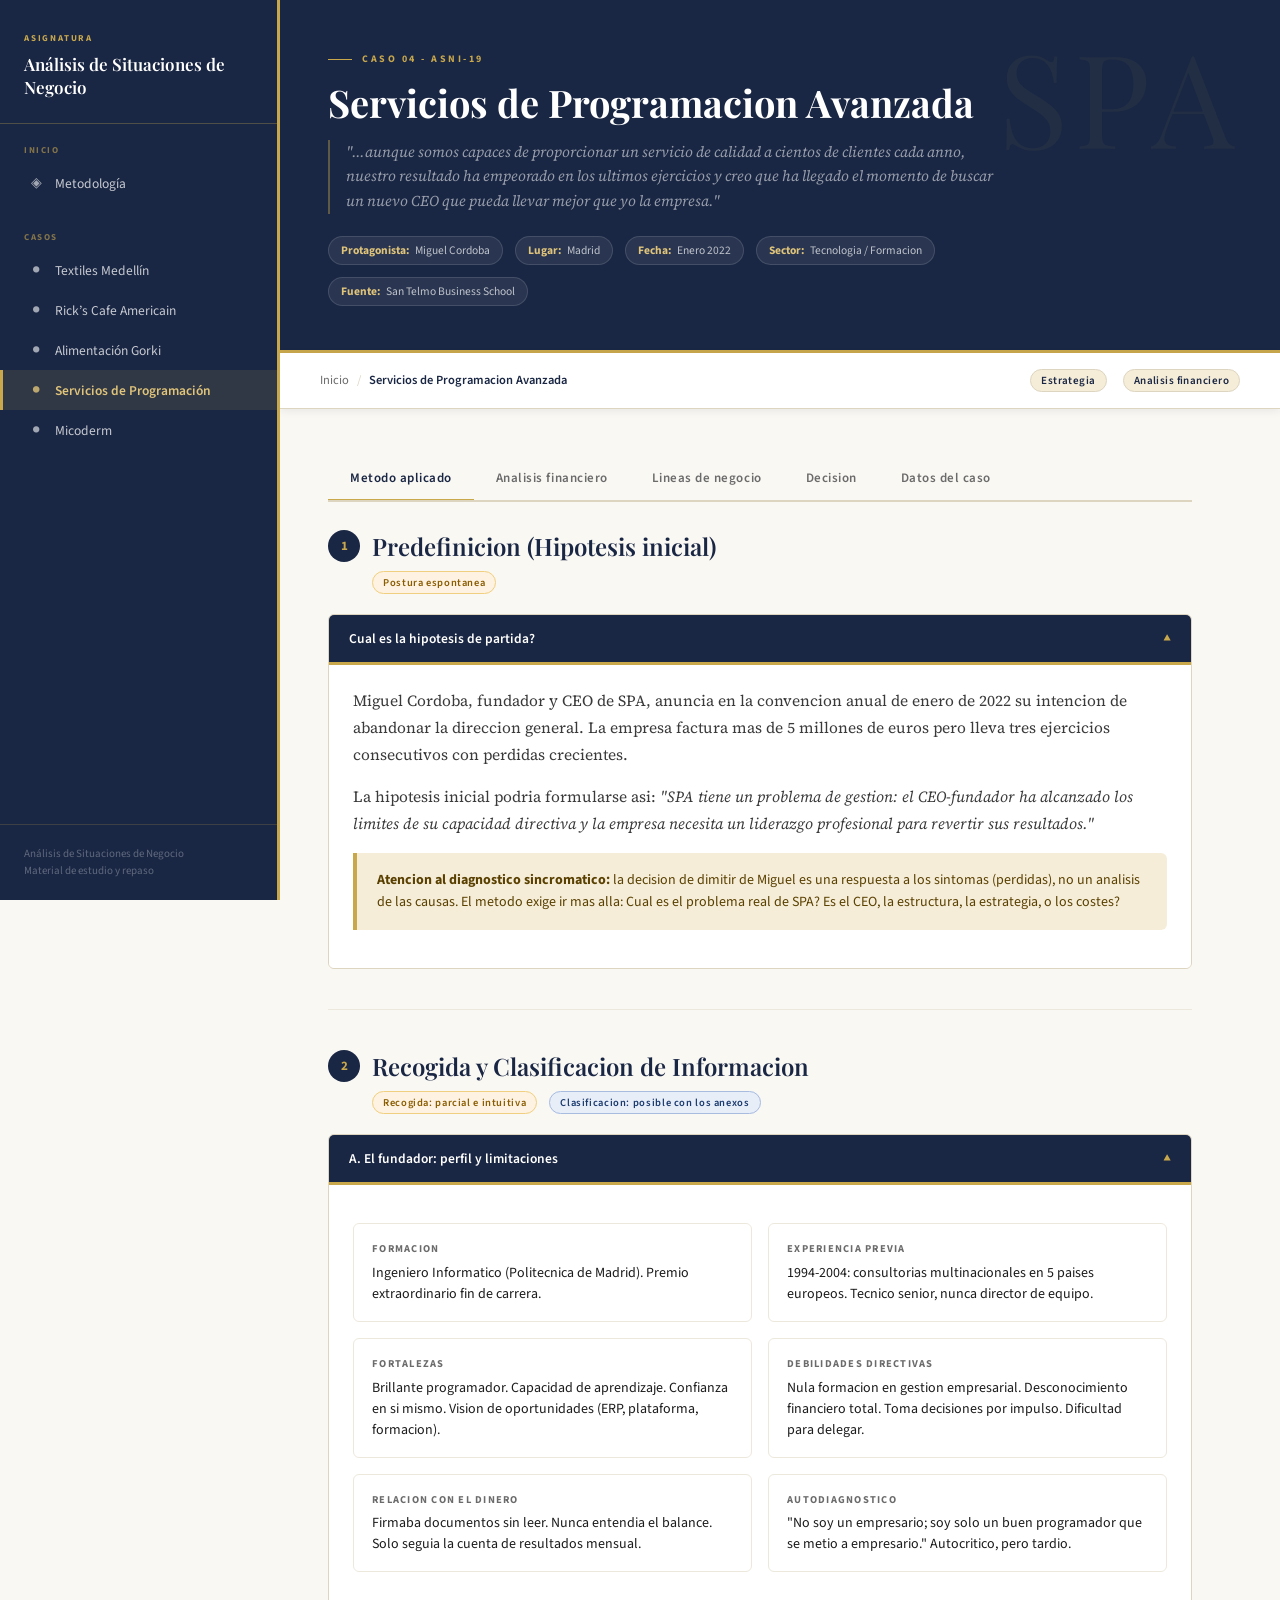
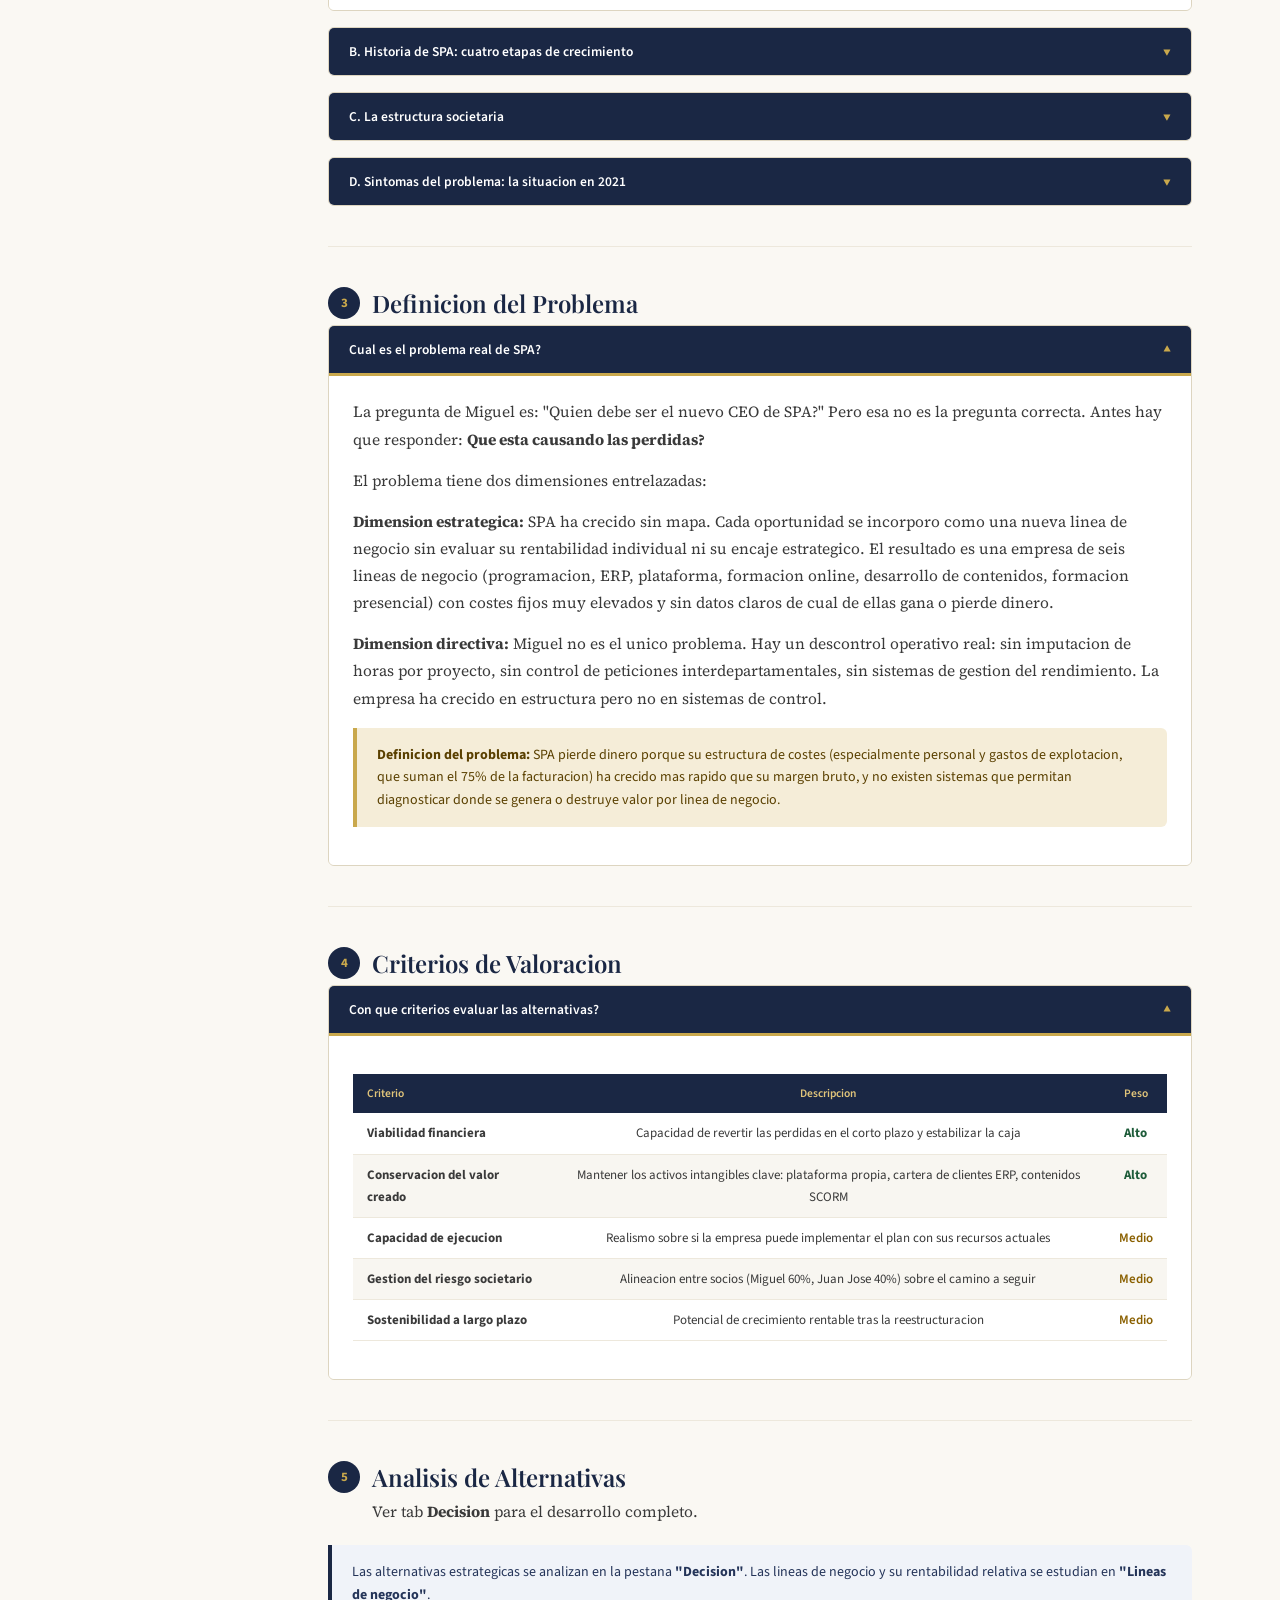
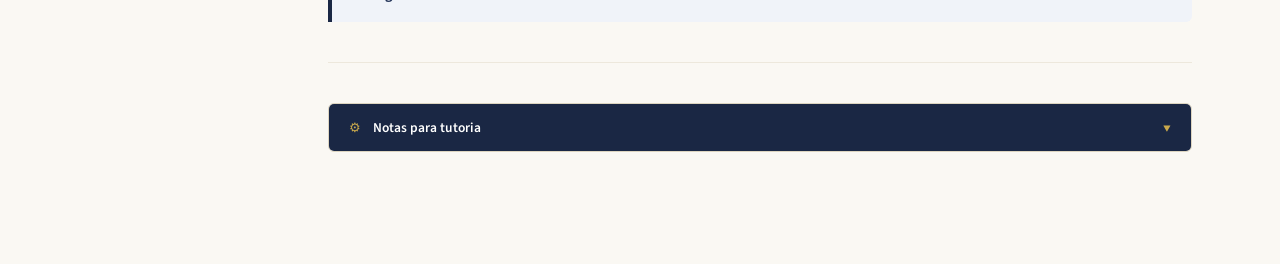
<file: caso-programacion-avanzada.html>
<!DOCTYPE html>
<html lang="es">
<head>
  <meta charset="UTF-8">
  <meta name="viewport" content="width=device-width, initial-scale=1.0">
  <title>Servicios de Programacion Avanzada - Analisis de Situaciones de Negocio</title>
  <link rel="stylesheet" href="style.css">
  <style>
    /* ── Case-page hero ────────────────────────────────────── */
    .case-hero {
      background: var(--navy);
      padding: 52px 48px 44px;
      position: relative;
      overflow: hidden;
      border-bottom: 3px solid var(--gold);
    }
    .case-hero::after {
      content: 'SPA';
      position: absolute;
      right: 40px; top: 30px;
      font-family: var(--font-title);
      font-size: 130px;
      color: rgba(201,168,76,0.05);
      line-height: 1;
      pointer-events: none;
      letter-spacing: 0.05em;
    }
    .case-hero-inner { position: relative; z-index: 1; max-width: 680px; }
    .case-hero-code {
      font-family: var(--font-ui);
      font-size: 10px; font-weight: 700;
      letter-spacing: 0.25em; text-transform: uppercase;
      color: var(--gold);
      display: flex; align-items: center; gap: 10px;
      margin-bottom: 14px;
    }
    .case-hero-code::before {
      content: '';
      display: inline-block;
      width: 24px; height: 1px;
      background: var(--gold);
    }
    .case-hero h1 {
      font-family: var(--font-title);
      font-size: 38px; font-weight: 700;
      color: var(--white);
      line-height: 1.2; margin-bottom: 14px;
    }
    .case-hero-quote {
      font-family: var(--font-body);
      font-size: 15px;
      color: rgba(255,255,255,0.55);
      font-style: italic;
      line-height: 1.65;
      border-left: 2px solid rgba(201,168,76,0.4);
      padding-left: 16px;
      margin-bottom: 22px;
    }
    .case-hero-meta { display: flex; flex-wrap: wrap; gap: 12px; }
    .meta-chip {
      font-family: var(--font-ui);
      font-size: 11.5px;
      background: rgba(255,255,255,0.07);
      border: 1px solid rgba(255,255,255,0.12);
      color: rgba(255,255,255,0.7);
      padding: 5px 12px;
      border-radius: 20px;
      display: flex; align-items: center; gap: 6px;
    }
    .meta-chip strong { color: var(--gold-light); }

    .topbar { background: var(--white); border-bottom: 1px solid var(--border);
      padding: 0 40px; height: 56px; display: flex; align-items: center;
      justify-content: space-between; position: sticky; top: 0; z-index: 50;
      box-shadow: var(--shadow-sm); }

    .case-section { margin-bottom: 0; }
    .case-section + .case-section { border-top: 1px solid var(--border-light); padding-top: 40px; margin-top: 40px; }

    .sub-label {
      font-family: var(--font-ui);
      font-size: 10px; font-weight: 700;
      letter-spacing: 0.2em; text-transform: uppercase;
      color: var(--gold); margin-bottom: 4px;
    }
    .sub-heading {
      font-family: var(--font-title);
      font-size: 20px; font-weight: 600;
      color: var(--navy); margin-bottom: 12px;
    }

    .info-grid {
      display: grid; grid-template-columns: 1fr 1fr;
      gap: 16px; margin: 16px 0;
    }
    @media (max-width: 650px) { .info-grid { grid-template-columns: 1fr; } }
    .info-item {
      background: var(--white);
      border: 1px solid var(--border-light);
      border-radius: var(--radius);
      padding: 16px 18px;
    }
    .info-item-label {
      font-family: var(--font-ui);
      font-size: 10.5px; font-weight: 700;
      text-transform: uppercase; letter-spacing: 0.12em;
      color: var(--ink-light); margin-bottom: 5px;
    }
    .info-item-value {
      font-family: var(--font-ui);
      font-size: 14px; color: var(--ink);
      line-height: 1.5;
    }

    .comp-wrapper { overflow-x: auto; margin: 16px 0; }

    .matrix-table { width: 100%; border-collapse: collapse; font-family: var(--font-ui); font-size: 13px; }
    .matrix-table th {
      background: var(--navy); color: var(--gold-light);
      padding: 10px 14px; text-align: center;
      font-size: 11.5px; font-weight: 600;
    }
    .matrix-table th:first-child { text-align: left; }
    .matrix-table td { padding: 9px 14px; border-bottom: 1px solid var(--border-light); color: var(--ink-mid); vertical-align: top; }
    .matrix-table td:not(:first-child) { text-align: center; }
    .matrix-table tr:nth-child(even) td { background: #f8f6f1; }
    .score-high { color: var(--green-accent); font-weight: 700; }
    .score-mid  { color: #8a6000; font-weight: 600; }
    .score-low  { color: var(--red-accent); font-weight: 700; }

    .decision-box {
      background: var(--navy);
      border: 2px solid var(--gold);
      border-radius: var(--radius-lg);
      padding: 32px 36px;
      margin-top: 28px;
    }
    .decision-box-label {
      font-family: var(--font-ui);
      font-size: 10px; font-weight: 700;
      letter-spacing: 0.25em; text-transform: uppercase;
      color: var(--gold); margin-bottom: 12px;
    }
    .decision-box-main {
      font-family: var(--font-title);
      font-size: 24px; font-weight: 600;
      color: var(--white); line-height: 1.35;
      margin-bottom: 14px;
    }
    .decision-box-rationale {
      font-family: var(--font-body);
      font-size: 15px; color: rgba(255,255,255,0.65);
      line-height: 1.7; font-style: italic;
    }

    .body-text {
      font-family: var(--font-body);
      font-size: 15.5px; color: var(--ink-mid);
      line-height: 1.75; margin-bottom: 14px;
    }

    /* ── Financial timeline ─────────────────────────────────── */
    .fin-year-tabs {
      display: flex; gap: 4px; margin-bottom: 0;
      border-bottom: 2px solid var(--border);
      flex-wrap: wrap;
    }
    .fin-year-btn {
      font-family: var(--font-ui);
      font-size: 12px; font-weight: 600;
      padding: 8px 18px;
      border: none; background: transparent;
      color: var(--ink-light); cursor: pointer;
      border-bottom: 2px solid transparent;
      margin-bottom: -2px;
      transition: color 0.15s, border-color 0.15s;
    }
    .fin-year-btn.active {
      color: var(--navy);
      border-bottom-color: var(--gold);
    }
    .fin-year-btn:hover:not(.active) { color: var(--ink); }

    .fin-year-pane { display: none; padding-top: 24px; }
    .fin-year-pane.active { display: block; }

    .fin-grid {
      display: grid; grid-template-columns: 1fr 1fr;
      gap: 20px; margin-bottom: 20px;
    }
    @media (max-width: 700px) { .fin-grid { grid-template-columns: 1fr; } }

    .fin-card {
      background: var(--white);
      border: 1px solid var(--border-light);
      border-radius: var(--radius);
      padding: 20px 22px;
    }
    .fin-card-title {
      font-family: var(--font-ui);
      font-size: 10px; font-weight: 700;
      text-transform: uppercase; letter-spacing: 0.18em;
      color: var(--gold); margin-bottom: 14px;
    }
    .fin-row {
      display: flex; justify-content: space-between;
      align-items: baseline;
      padding: 5px 0;
      border-bottom: 1px solid var(--border-light);
      font-family: var(--font-ui); font-size: 13.5px;
      color: var(--ink-mid);
    }
    .fin-row:last-child { border-bottom: none; }
    .fin-row.total {
      font-weight: 700; color: var(--navy);
      font-size: 14px; padding-top: 10px; margin-top: 4px;
      border-top: 2px solid var(--border); border-bottom: none;
    }
    .fin-row.subtotal { font-weight: 600; color: var(--ink); }
    .fin-row.result-pos { font-weight: 700; color: var(--green-accent); font-size: 14.5px; }
    .fin-row.result-neg { font-weight: 700; color: var(--red-accent); font-size: 14.5px; }
    .fin-row.indent { padding-left: 14px; font-size: 12.5px; color: var(--ink-light); }
    .fin-num { font-family: var(--font-ui); white-space: nowrap; }
    .fin-pct { font-size: 11px; color: var(--ink-light); margin-left: 6px; }

    /* ── KPI bar ────────────────────────────────────────────── */
    .kpi-bar {
      display: flex; flex-wrap: wrap; gap: 12px;
      margin: 20px 0;
    }
    .kpi-card {
      background: var(--white);
      border: 1px solid var(--border-light);
      border-radius: var(--radius);
      padding: 14px 18px;
      flex: 1; min-width: 130px;
    }
    .kpi-label {
      font-family: var(--font-ui);
      font-size: 10px; font-weight: 700;
      text-transform: uppercase; letter-spacing: 0.14em;
      color: var(--ink-light); margin-bottom: 6px;
    }
    .kpi-value {
      font-family: var(--font-title);
      font-size: 22px; font-weight: 700;
      color: var(--navy);
    }
    .kpi-value.neg { color: var(--red-accent); }
    .kpi-value.pos { color: var(--green-accent); }
    .kpi-sub {
      font-family: var(--font-ui);
      font-size: 11px; color: var(--ink-light);
      margin-top: 2px;
    }

    /* ── Evolution table ────────────────────────────────────── */
    .evol-table { width: 100%; border-collapse: collapse; font-family: var(--font-ui); font-size: 13px; }
    .evol-table th {
      background: var(--navy); color: var(--gold-light);
      padding: 10px 14px; text-align: right; font-size: 11px; font-weight: 600;
    }
    .evol-table th:first-child { text-align: left; }
    .evol-table td { padding: 8px 14px; border-bottom: 1px solid var(--border-light); text-align: right; color: var(--ink-mid); }
    .evol-table td:first-child { text-align: left; font-weight: 500; color: var(--ink); }
    .evol-table tr:nth-child(even) td { background: #f8f6f1; }
    .evol-table .highlight { font-weight: 700; color: var(--navy); background: var(--gold-pale) !important; }
    .evol-table .neg-val { color: var(--red-accent); font-weight: 600; }
    .evol-table .pos-val { color: var(--green-accent); font-weight: 600; }

    /* ── Timeline etapas ────────────────────────────────────── */
    .etapa-timeline { display: flex; flex-direction: column; gap: 0; margin: 20px 0; }
    .etapa-item {
      display: flex; gap: 20px;
      padding-bottom: 28px;
      position: relative;
    }
    .etapa-item:not(:last-child)::after {
      content: '';
      position: absolute;
      left: 16px; top: 36px;
      width: 2px; bottom: 0;
      background: var(--border);
    }
    .etapa-dot {
      width: 34px; height: 34px; min-width: 34px;
      border-radius: 50%;
      background: var(--navy);
      color: var(--gold-light);
      font-family: var(--font-ui); font-size: 11px; font-weight: 700;
      display: flex; align-items: center; justify-content: center;
      position: relative; z-index: 1;
    }
    .etapa-body { flex: 1; }
    .etapa-title {
      font-family: var(--font-ui);
      font-size: 13px; font-weight: 700;
      color: var(--navy); margin-bottom: 4px;
    }
    .etapa-years {
      font-family: var(--font-ui);
      font-size: 11px; color: var(--gold);
      font-weight: 700; letter-spacing: 0.08em;
      margin-bottom: 6px;
    }
    .etapa-text {
      font-family: var(--font-body);
      font-size: 14.5px; color: var(--ink-mid);
      line-height: 1.65;
    }

    /* ── Negocio matriz ─────────────────────────────────────── */
    .negocio-grid {
      display: grid; grid-template-columns: repeat(3,1fr);
      gap: 16px; margin: 20px 0;
    }
    @media (max-width: 750px) { .negocio-grid { grid-template-columns: 1fr 1fr; } }
    @media (max-width: 480px) { .negocio-grid { grid-template-columns: 1fr; } }
    .negocio-card {
      background: var(--white);
      border: 1px solid var(--border-light);
      border-radius: var(--radius);
      padding: 18px 18px 16px;
    }
    .negocio-card-num {
      font-family: var(--font-ui); font-size: 10px;
      font-weight: 700; letter-spacing: 0.18em;
      text-transform: uppercase; color: var(--gold);
      margin-bottom: 6px;
    }
    .negocio-card-title {
      font-family: var(--font-title);
      font-size: 16px; font-weight: 600;
      color: var(--navy); margin-bottom: 8px;
    }
    .negocio-card-body {
      font-family: var(--font-ui); font-size: 13px;
      color: var(--ink-mid); line-height: 1.55;
    }
    .negocio-tag {
      display: inline-block;
      font-family: var(--font-ui); font-size: 10px;
      font-weight: 700; letter-spacing: 0.08em;
      text-transform: uppercase;
      padding: 3px 8px; border-radius: 10px;
      margin-top: 8px;
    }
    .tag-recurrente { background: #e8f5ee; color: var(--green-accent); }
    .tag-proyecto    { background: var(--gold-pale); color: #8a6000; }
    .tag-inversion   { background: #fce8ea; color: var(--red-accent); }
  </style>
</head>
<body>

<div class="sidebar-overlay" id="sidebarOverlay"></div>
<nav class="sidebar" id="sidebar"></nav>

<main class="main">

  <!-- Hero -->
  <div class="case-hero">
    <div class="case-hero-inner">
      <div class="case-hero-code">Caso 04 - ASNI-19</div>
      <h1>Servicios de Programacion Avanzada</h1>
      <div class="case-hero-quote">
        "...aunque somos capaces de proporcionar un servicio de calidad a cientos de clientes cada anno,
        nuestro resultado ha empeorado en los ultimos ejercicios y creo que ha llegado el momento
        de buscar un nuevo CEO que pueda llevar mejor que yo la empresa."
      </div>
      <div class="case-hero-meta">
        <span class="meta-chip"><strong>Protagonista:</strong> Miguel Cordoba</span>
        <span class="meta-chip"><strong>Lugar:</strong> Madrid</span>
        <span class="meta-chip"><strong>Fecha:</strong> Enero 2022</span>
        <span class="meta-chip"><strong>Sector:</strong> Tecnologia / Formacion</span>
        <span class="meta-chip"><strong>Fuente:</strong> San Telmo Business School</span>
      </div>
    </div>
  </div>

  <!-- Topbar -->
  <div class="topbar">
    <div class="topbar-breadcrumb">
      <a href="index.html" style="color:var(--ink-light);text-decoration:none;">Inicio</a>
      <span class="sep">/</span>
      <span class="current">Servicios de Programacion Avanzada</span>
    </div>
    <div class="topbar-meta">
      <span class="topbar-tag">Estrategia</span>
      <span class="topbar-tag">Analisis financiero</span>
      <button class="menu-toggle" id="menuToggle">&#9776;</button>
    </div>
  </div>

  <div class="page-content">

    <div class="tabs-wrapper">
      <div class="tabs-nav">
        <button class="tab-btn active" data-tab="tab-metodologia">Metodo aplicado</button>
        <button class="tab-btn" data-tab="tab-financiero">Analisis financiero</button>
        <button class="tab-btn" data-tab="tab-negocio">Lineas de negocio</button>
        <button class="tab-btn" data-tab="tab-decision">Decision</button>
        <button class="tab-btn" data-tab="tab-datos">Datos del caso</button>
      </div>

      <!-- ======================================================
           TAB 1: METODO APLICADO
      ====================================================== -->
      <div class="tab-pane active" id="tab-metodologia">

        <!-- PASO 1: PREDEFINICION -->
        <div class="case-section">
          <h2 class="section-title mt-0">
            <span class="step-num">1</span>
            Predefinicion (Hipotesis inicial)
          </h2>
          <p class="section-intro">
            <span class="card-badge badge-espontanea">Postura espontanea</span>
          </p>
          <div class="reveal-block open">
            <div class="reveal-header">
              <div class="reveal-header-left">
                <span class="reveal-title">Cual es la hipotesis de partida?</span>
              </div>
              <span class="reveal-icon">&#9660;</span>
            </div>
            <div class="reveal-body">
              <p class="body-text">
                Miguel Cordoba, fundador y CEO de SPA, anuncia en la convencion anual de enero de 2022 su intencion de abandonar la direccion general. La empresa factura mas de 5 millones de euros pero lleva tres ejercicios consecutivos con perdidas crecientes.
              </p>
              <p class="body-text">
                La hipotesis inicial podria formularse asi: <em>"SPA tiene un problema de gestion: el CEO-fundador ha alcanzado los limites de su capacidad directiva y la empresa necesita un liderazgo profesional para revertir sus resultados."</em>
              </p>
              <div class="callout callout-gold">
                <strong>Atencion al diagnostico sincromatico:</strong> la decision de dimitir de Miguel es una respuesta a los sintomas (perdidas), no un analisis de las causas. El metodo exige ir mas alla: Cual es el problema real de SPA? Es el CEO, la estructura, la estrategia, o los costes?
              </div>
            </div>
          </div>
        </div>

        <!-- PASO 2: RECOGIDA DE INFORMACION -->
        <div class="case-section">
          <h2 class="section-title">
            <span class="step-num">2</span>
            Recogida y Clasificacion de Informacion
          </h2>
          <p class="section-intro">
            <span class="card-badge badge-espontanea">Recogida: parcial e intuitiva</span>&nbsp;&nbsp;
            <span class="card-badge badge-rigurosa">Clasificacion: posible con los anexos</span>
          </p>

          <div class="reveal-block open">
            <div class="reveal-header">
              <div class="reveal-header-left">
                <span class="reveal-title">A. El fundador: perfil y limitaciones</span>
              </div>
              <span class="reveal-icon">&#9660;</span>
            </div>
            <div class="reveal-body">
              <div class="info-grid">
                <div class="info-item">
                  <div class="info-item-label">Formacion</div>
                  <div class="info-item-value">Ingeniero Informatico (Politecnica de Madrid). Premio extraordinario fin de carrera.</div>
                </div>
                <div class="info-item">
                  <div class="info-item-label">Experiencia previa</div>
                  <div class="info-item-value">1994-2004: consultorias multinacionales en 5 paises europeos. Tecnico senior, nunca director de equipo.</div>
                </div>
                <div class="info-item">
                  <div class="info-item-label">Fortalezas</div>
                  <div class="info-item-value">Brillante programador. Capacidad de aprendizaje. Confianza en si mismo. Vision de oportunidades (ERP, plataforma, formacion).</div>
                </div>
                <div class="info-item">
                  <div class="info-item-label">Debilidades directivas</div>
                  <div class="info-item-value">Nula formacion en gestion empresarial. Desconocimiento financiero total. Toma decisiones por impulso. Dificultad para delegar.</div>
                </div>
                <div class="info-item">
                  <div class="info-item-label">Relacion con el dinero</div>
                  <div class="info-item-value">Firmaba documentos sin leer. Nunca entendia el balance. Solo seguia la cuenta de resultados mensual.</div>
                </div>
                <div class="info-item">
                  <div class="info-item-label">Autodiagnostico</div>
                  <div class="info-item-value">"No soy un empresario; soy solo un buen programador que se metio a empresario." Autocritico, pero tardio.</div>
                </div>
              </div>
            </div>
          </div>

          <div class="reveal-block">
            <div class="reveal-header">
              <div class="reveal-header-left">
                <span class="reveal-title">B. Historia de SPA: cuatro etapas de crecimiento</span>
              </div>
              <span class="reveal-icon">&#9660;</span>
            </div>
            <div class="reveal-body">
              <div class="etapa-timeline">
                <div class="etapa-item">
                  <div class="etapa-dot">1</div>
                  <div class="etapa-body">
                    <div class="etapa-years">2005-2006</div>
                    <div class="etapa-title">Los comienzos</div>
                    <p class="etapa-text">Miguel funda SPA con 20.000 EUR y un socio tecnico (Juan Jose). Primeros 30 clientes de programacion a medida. Problemas de liquidez, desconocimiento normativo y tensiones familiares. Facturacion: 190.000 EUR. Beneficio: 14.000 EUR.</p>
                  </div>
                </div>
                <div class="etapa-item">
                  <div class="etapa-dot">2</div>
                  <div class="etapa-body">
                    <div class="etapa-years">2007-2009</div>
                    <div class="etapa-title">Incorporacion del ERP</div>
                    <p class="etapa-text">Un cliente le abre los ojos: sin ERP, los clientes siempre seran infieles. Acuerdo con fabricante ERP multinacional. Contratacion de Javier Fontalba (economista implantador). Inversion en formacion: 20.000 EUR. Juan Jose entra en el capital (40%) aportando 80.000 EUR. Facturacion: 503.000 EUR.</p>
                  </div>
                </div>
                <div class="etapa-item">
                  <div class="etapa-dot">3</div>
                  <div class="etapa-body">
                    <div class="etapa-years">2010-2017</div>
                    <div class="etapa-title">El mundo de la formacion</div>
                    <p class="etapa-text">Desarrollo de plataforma de teleformacion propia (financiacion via hipoteca personal + prestamo de Javier + ampliacion capital Juan Jose). Departamento de formacion online (Mercedes Luengo). Desarrollo de contenidos SCORM propios. 21 trabajadores en 2017. Facturacion: 3,27 millones EUR. Beneficio: 91.000 EUR.</p>
                  </div>
                </div>
                <div class="etapa-item">
                  <div class="etapa-dot">4</div>
                  <div class="etapa-body">
                    <div class="etapa-years">2018-2022</div>
                    <div class="etapa-title">Formacion presencial y crisis de resultados</div>
                    <p class="etapa-text">Apertura de dos centros presenciales (Madrid y Toledo): 120.000 EUR cada uno. Facturacion supera 5 millones EUR. Pero tres ejercicios consecutivos de perdidas crecientes. Perdida 2021: 105.000 EUR. Descontrol en imputacion de horas y peticiones entre departamentos.</p>
                  </div>
                </div>
              </div>
            </div>
          </div>

          <div class="reveal-block">
            <div class="reveal-header">
              <div class="reveal-header-left">
                <span class="reveal-title">C. La estructura societaria</span>
              </div>
              <span class="reveal-icon">&#9660;</span>
            </div>
            <div class="reveal-body">
              <div class="info-grid">
                <div class="info-item">
                  <div class="info-item-label">Miguel Cordoba</div>
                  <div class="info-item-value">60% del capital. Fundador, CEO (hasta 2022), programador senior. Aporto 50.000 EUR en total.</div>
                </div>
                <div class="info-item">
                  <div class="info-item-label">Juan Jose Gallardo</div>
                  <div class="info-item-value">40% del capital. Director tecnico. Aporto 80.000 EUR. Quiere ser empresario; se pone nervioso con las perdidas.</div>
                </div>
                <div class="info-item">
                  <div class="info-item-label">Capital social</div>
                  <div class="info-item-value">50.000 EUR (250 participaciones a 200 EUR). Prima de emision: 60.000 EUR.</div>
                </div>
                <div class="info-item">
                  <div class="info-item-label">Deuda a largo plazo (2021)</div>
                  <div class="info-item-value">278.663 EUR. Financiacion de plataforma y centros presenciales.</div>
                </div>
              </div>
              <div class="callout callout-navy mt-16">
                <strong>Nota sobre la prima de emision:</strong> Juan Jose pago 80.000 EUR por participaciones con valor nominal de 20.000 EUR. La diferencia (60.000 EUR) se registro como prima de emision en el patrimonio neto, no como capital.
              </div>
            </div>
          </div>

          <div class="reveal-block">
            <div class="reveal-header">
              <div class="reveal-header-left">
                <span class="reveal-title">D. Sintomas del problema: la situacion en 2021</span>
              </div>
              <span class="reveal-icon">&#9660;</span>
            </div>
            <div class="reveal-body">
              <div class="info-grid">
                <div class="info-item">
                  <div class="info-item-label">Facturacion</div>
                  <div class="info-item-value">5.156.394 EUR (+crecimiento sostenido)</div>
                </div>
                <div class="info-item">
                  <div class="info-item-label">Resultado del ejercicio</div>
                  <div class="info-item-value" style="color:var(--red-accent);font-weight:600;">-105.111 EUR (tercer anno consecutivo de perdidas)</div>
                </div>
                <div class="info-item">
                  <div class="info-item-label">Gastos de personal</div>
                  <div class="info-item-value">2.252.699 EUR (43,7% de la facturacion)</div>
                </div>
                <div class="info-item">
                  <div class="info-item-label">Otros gastos de explotacion</div>
                  <div class="info-item-value">1.600.974 EUR (31% de la facturacion)</div>
                </div>
                <div class="info-item">
                  <div class="info-item-label">Efectivo y liquidos</div>
                  <div class="info-item-value" style="color:var(--red-accent);font-weight:600;">-66.597 EUR (descubierto bancario)</div>
                </div>
                <div class="info-item">
                  <div class="info-item-label">Patrimonio neto</div>
                  <div class="info-item-value">94.554 EUR (erosionado por perdidas acumuladas)</div>
                </div>
              </div>
              <div class="callout callout-red mt-16">
                <strong>Punto de equilibrio segun Miguel:</strong> estima que con 350.000 EUR mas de facturacion se generarian beneficios. Sin embargo, el marginal bruto sobre ventas es solo del 48% en 2021, lo que hace dudosa esa estimacion sin reduccion de costes fijos.
              </div>
            </div>
          </div>
        </div>

        <!-- PASO 3: DEFINICION DEL PROBLEMA -->
        <div class="case-section">
          <h2 class="section-title">
            <span class="step-num">3</span>
            Definicion del Problema
          </h2>
          <div class="reveal-block open">
            <div class="reveal-header">
              <div class="reveal-header-left">
                <span class="reveal-title">Cual es el problema real de SPA?</span>
              </div>
              <span class="reveal-icon">&#9660;</span>
            </div>
            <div class="reveal-body">
              <p class="body-text">
                La pregunta de Miguel es: "Quien debe ser el nuevo CEO de SPA?" Pero esa no es la pregunta correcta. Antes hay que responder: <strong>Que esta causando las perdidas?</strong>
              </p>
              <p class="body-text">
                El problema tiene dos dimensiones entrelazadas:
              </p>
              <p class="body-text">
                <strong>Dimension estrategica:</strong> SPA ha crecido sin mapa. Cada oportunidad se incorporo como una nueva linea de negocio sin evaluar su rentabilidad individual ni su encaje estrategico. El resultado es una empresa de seis lineas de negocio (programacion, ERP, plataforma, formacion online, desarrollo de contenidos, formacion presencial) con costes fijos muy elevados y sin datos claros de cual de ellas gana o pierde dinero.
              </p>
              <p class="body-text">
                <strong>Dimension directiva:</strong> Miguel no es el unico problema. Hay un descontrol operativo real: sin imputacion de horas por proyecto, sin control de peticiones interdepartamentales, sin sistemas de gestion del rendimiento. La empresa ha crecido en estructura pero no en sistemas de control.
              </p>
              <div class="callout callout-gold">
                <strong>Definicion del problema:</strong> SPA pierde dinero porque su estructura de costes (especialmente personal y gastos de explotacion, que suman el 75% de la facturacion) ha crecido mas rapido que su margen bruto, y no existen sistemas que permitan diagnosticar donde se genera o destruye valor por linea de negocio.
              </div>
            </div>
          </div>
        </div>

        <!-- PASO 4: CRITERIOS -->
        <div class="case-section">
          <h2 class="section-title">
            <span class="step-num">4</span>
            Criterios de Valoracion
          </h2>
          <div class="reveal-block open">
            <div class="reveal-header">
              <div class="reveal-header-left">
                <span class="reveal-title">Con que criterios evaluar las alternativas?</span>
              </div>
              <span class="reveal-icon">&#9660;</span>
            </div>
            <div class="reveal-body">
              <div class="comp-wrapper">
                <table class="matrix-table">
                  <thead>
                    <tr>
                      <th>Criterio</th>
                      <th>Descripcion</th>
                      <th>Peso</th>
                    </tr>
                  </thead>
                  <tbody>
                    <tr>
                      <td><strong>Viabilidad financiera</strong></td>
                      <td>Capacidad de revertir las perdidas en el corto plazo y estabilizar la caja</td>
                      <td><span class="score-high">Alto</span></td>
                    </tr>
                    <tr>
                      <td><strong>Conservacion del valor creado</strong></td>
                      <td>Mantener los activos intangibles clave: plataforma propia, cartera de clientes ERP, contenidos SCORM</td>
                      <td><span class="score-high">Alto</span></td>
                    </tr>
                    <tr>
                      <td><strong>Capacidad de ejecucion</strong></td>
                      <td>Realismo sobre si la empresa puede implementar el plan con sus recursos actuales</td>
                      <td><span class="score-mid">Medio</span></td>
                    </tr>
                    <tr>
                      <td><strong>Gestion del riesgo societario</strong></td>
                      <td>Alineacion entre socios (Miguel 60%, Juan Jose 40%) sobre el camino a seguir</td>
                      <td><span class="score-mid">Medio</span></td>
                    </tr>
                    <tr>
                      <td><strong>Sostenibilidad a largo plazo</strong></td>
                      <td>Potencial de crecimiento rentable tras la reestructuracion</td>
                      <td><span class="score-mid">Medio</span></td>
                    </tr>
                  </tbody>
                </table>
              </div>
            </div>
          </div>
        </div>

        <!-- PASO 5: ALTERNATIVAS -->
        <div class="case-section">
          <h2 class="section-title">
            <span class="step-num">5</span>
            Analisis de Alternativas
          </h2>
          <p class="section-intro">Ver tab <strong>Decision</strong> para el desarrollo completo.</p>
          <div class="callout callout-navy">
            Las alternativas estrategicas se analizan en la pestana <strong>"Decision"</strong>. Las lineas de negocio y su rentabilidad relativa se estudian en <strong>"Lineas de negocio"</strong>.
          </div>
        </div>

        <!-- NOTAS DE TUTORIA -->
        <div class="case-section">
          <div class="reveal-block">
            <div class="reveal-header">
              <div class="reveal-header-left">
                <span class="reveal-icon" style="color:var(--gold);">&#9881;</span>
                <span class="reveal-title">Notas para tutoria</span>
              </div>
              <span class="reveal-icon">&#9660;</span>
            </div>
            <div class="reveal-body">
              <p class="body-text"><strong>Eje central del debate:</strong> la sesion suele bifurcarse entre quienes diagnostican un "problema de CEO" y quienes ven un "problema de estrategia y costes". El objetivo es llevar al grupo a ver que ambas dimensiones son reales pero que el orden importa: primero diagnosticar por linea de negocio, luego decidir sobre la estructura directiva.</p>
              <p class="body-text"><strong>Trampa frecuente:</strong> aceptar la hipotesis de Miguel de que con 350.000 EUR mas se alcanzaria el equilibrio. Conviene pedir a los participantes que lo calculen: con un margen bruto del 48%, hacen falta 350.000 EUR adicionales de facturacion SOLO para cubrir 168.000 EUR de costes fijos adicionales. La aritmetica no cierra sin reduccion de costes.</p>
              <p class="body-text"><strong>Pregunta de cierre util:</strong> "Si fueras el nuevo CEO que entra el lunes, Cuales son tus tres primeras acciones?" Fuerza a la concrecion y revela si el participante distingue entre lo urgente (caja, control de horas) y lo importante (diagnostico por linea).</p>
              <p class="body-text"><strong>Perfil de Miguel:</strong> la Pizarra 1 del profesor muestra la discusion sobre si Miguel es empresario, trabajador o inversor. Es una pregunta que genera debate rico: puede quedarse como programador (valor tecnico), pero eso implica resolver quien lo sustituye en la direccion Y en el accionariado de control.</p>
            </div>
          </div>
        </div>

      </div><!-- /tab-metodologia -->


      <!-- ======================================================
           TAB 2: ANALISIS FINANCIERO
      ====================================================== -->
      <div class="tab-pane" id="tab-financiero">

        <h2 class="section-title mt-0">
          <span class="step-num" style="background:var(--gold-pale);color:var(--navy);">$</span>
          Evolucion financiera 2006-2021
        </h2>

        <p class="body-text">SPA paso de 190.000 EUR de facturacion en 2006 a mas de 5 millones en 2021. Sin embargo, el crecimiento en ingresos no se tradujo en mayor rentabilidad: el margen sobre ventas cayo del 7,5% al -2% en el mismo periodo.</p>

        <!-- Tabla evolucion comparativa -->
        <div class="comp-wrapper">
          <table class="evol-table">
            <thead>
              <tr>
                <th>Indicador</th>
                <th>2006</th>
                <th>2009</th>
                <th>2013</th>
                <th>2017</th>
                <th>2021</th>
              </tr>
            </thead>
            <tbody>
              <tr>
                <td>Facturacion (EUR)</td>
                <td>190.115</td>
                <td>502.896</td>
                <td>1.649.156</td>
                <td>3.268.332</td>
                <td>5.156.394</td>
              </tr>
              <tr>
                <td>Aprovisionamientos (%)</td>
                <td>-49,5%</td>
                <td>-57,5%</td>
                <td>-46,2%</td>
                <td>-38,2%</td>
                <td>-25,9%</td>
              </tr>
              <tr>
                <td>Gastos de personal (%)</td>
                <td>-25,6%</td>
                <td>-17,2%</td>
                <td>-28,7%</td>
                <td>-34,9%</td>
                <td class="neg-val">-43,7%</td>
              </tr>
              <tr>
                <td>Otros gastos explotacion (%)</td>
                <td>-11,9%</td>
                <td>-17,9%</td>
                <td>-14,9%</td>
                <td>-21,4%</td>
                <td class="neg-val">-31,0%</td>
              </tr>
              <tr>
                <td>EBIT (resultado explotacion)</td>
                <td class="pos-val">23.035</td>
                <td class="pos-val">32.919</td>
                <td class="pos-val">128.820</td>
                <td class="pos-val">168.635</td>
                <td class="neg-val">-127.598</td>
              </tr>
              <tr>
                <td>EBIT / Ventas</td>
                <td class="pos-val">12,1%</td>
                <td class="pos-val">6,6%</td>
                <td class="pos-val">7,8%</td>
                <td class="pos-val">5,2%</td>
                <td class="neg-val">-2,5%</td>
              </tr>
              <tr class="highlight">
                <td>Resultado del ejercicio</td>
                <td class="pos-val">14.223</td>
                <td class="pos-val">19.749</td>
                <td class="pos-val">78.924</td>
                <td class="pos-val">91.192</td>
                <td class="neg-val">-105.111</td>
              </tr>
              <tr>
                <td>Margen neto</td>
                <td class="pos-val">7,5%</td>
                <td class="pos-val">3,9%</td>
                <td class="pos-val">4,8%</td>
                <td class="pos-val">2,8%</td>
                <td class="neg-val">-2,0%</td>
              </tr>
              <tr>
                <td>Patrimonio neto (EUR)</td>
                <td>36.523</td>
                <td>92.394</td>
                <td>234.588</td>
                <td>313.514</td>
                <td class="neg-val">94.554</td>
              </tr>
              <tr>
                <td>Deuda total (EUR)</td>
                <td>18.512</td>
                <td>45.262</td>
                <td>212.102</td>
                <td>386.329</td>
                <td class="neg-val">687.314</td>
              </tr>
              <tr>
                <td>Caja (EUR)</td>
                <td class="neg-val">-3.643</td>
                <td class="pos-val">6.610</td>
                <td class="pos-val">46.691</td>
                <td class="pos-val">72.850</td>
                <td class="neg-val">-66.597</td>
              </tr>
            </tbody>
          </table>
        </div>

        <div class="callout callout-red mt-16">
          <strong>La paradoja del crecimiento:</strong> entre 2017 y 2021 la facturacion casi se dobla (de 3,3M a 5,2M EUR) pero el resultado pasa de +91.000 a -105.000 EUR. Los costes de personal crecieron de 1,14M a 2,25M EUR (+97%) mientras la facturacion crecio un 58%. El problema no es de ingresos: es de estructura de costes.
        </div>

        <!-- Detalle por anno -->
        <h2 class="section-title">
          <span class="step-num" style="background:var(--gold-pale);color:var(--navy);">&#8801;</span>
          Estados financieros por anno
        </h2>

        <div class="fin-year-tabs" id="finYearTabs">
          <button class="fin-year-btn active" data-year="2006">2006</button>
          <button class="fin-year-btn" data-year="2009">2009</button>
          <button class="fin-year-btn" data-year="2013">2013</button>
          <button class="fin-year-btn" data-year="2017">2017</button>
          <button class="fin-year-btn" data-year="2021">2021</button>
        </div>

        <!-- 2006 -->
        <div class="fin-year-pane active" id="fin-2006">
          <div class="kpi-bar">
            <div class="kpi-card">
              <div class="kpi-label">Facturacion</div>
              <div class="kpi-value">190 K</div>
              <div class="kpi-sub">EUR</div>
            </div>
            <div class="kpi-card">
              <div class="kpi-label">Resultado</div>
              <div class="kpi-value pos">+14.223</div>
              <div class="kpi-sub">EUR (7,5%)</div>
            </div>
            <div class="kpi-card">
              <div class="kpi-label">Trabajadores</div>
              <div class="kpi-value">2</div>
              <div class="kpi-sub">Miguel + Juan Jose</div>
            </div>
            <div class="kpi-card">
              <div class="kpi-label">Caja</div>
              <div class="kpi-value neg">-3.643</div>
              <div class="kpi-sub">EUR</div>
            </div>
          </div>
          <div class="fin-grid">
            <div class="fin-card">
              <div class="fin-card-title">Cuenta de Perdidas y Ganancias 2006</div>
              <div class="fin-row indent"><span>Venta de productos</span><span class="fin-num">121.552 <span class="fin-pct">63,9%</span></span></div>
              <div class="fin-row indent"><span>Venta de servicios</span><span class="fin-num">68.563 <span class="fin-pct">36,1%</span></span></div>
              <div class="fin-row subtotal"><span>Facturacion neta</span><span class="fin-num">190.115</span></div>
              <div class="fin-row indent"><span>Aprovisionamientos</span><span class="fin-num">-94.050 <span class="fin-pct">-49,5%</span></span></div>
              <div class="fin-row indent"><span>Gastos de personal</span><span class="fin-num">-48.612 <span class="fin-pct">-25,6%</span></span></div>
              <div class="fin-row indent"><span>Otros gastos explotacion</span><span class="fin-num">-22.600 <span class="fin-pct">-11,9%</span></span></div>
              <div class="fin-row indent"><span>Amortizacion</span><span class="fin-num">-1.817</span></div>
              <div class="fin-row subtotal"><span>EBIT</span><span class="fin-num">23.035 <span class="fin-pct">12,1%</span></span></div>
              <div class="fin-row indent"><span>Gastos financieros</span><span class="fin-num">-1.153</span></div>
              <div class="fin-row indent"><span>Impuesto sobre beneficios</span><span class="fin-num">-7.659</span></div>
              <div class="fin-row result-pos"><span>Resultado del ejercicio</span><span class="fin-num">14.223</span></div>
            </div>
            <div class="fin-card">
              <div class="fin-card-title">Balance de Situacion 2006</div>
              <div class="fin-row indent"><span>Inmovilizado material</span><span class="fin-num">8.532</span></div>
              <div class="fin-row subtotal"><span>Activo no corriente</span><span class="fin-num">8.532</span></div>
              <div class="fin-row indent"><span>Existencias</span><span class="fin-num">12.123</span></div>
              <div class="fin-row indent"><span>Deudores comerciales</span><span class="fin-num">38.023</span></div>
              <div class="fin-row indent"><span>Efectivo</span><span class="fin-num" style="color:var(--red-accent);">-3.643</span></div>
              <div class="fin-row subtotal"><span>Activo corriente</span><span class="fin-num">46.503</span></div>
              <div class="fin-row total"><span>TOTAL ACTIVO</span><span class="fin-num">55.035</span></div>
              <div class="fin-row indent"><span>Capital + Reservas + Resultado</span><span class="fin-num">36.523</span></div>
              <div class="fin-row subtotal"><span>Patrimonio neto</span><span class="fin-num">36.523</span></div>
              <div class="fin-row indent"><span>Deuda largo plazo</span><span class="fin-num">17.000</span></div>
              <div class="fin-row indent"><span>Pasivo corriente</span><span class="fin-num">1.512</span></div>
              <div class="fin-row total"><span>TOTAL PASIVO + PN</span><span class="fin-num">55.035</span></div>
            </div>
          </div>
          <div class="callout callout-navy">
            <strong>Contexto 2006:</strong> La empresa nace como consultora de programacion a medida. Los "aprovisionamientos" elevados (49,5%) reflejan compra de licencias de software para revender. El descubierto en caja revela ya desde el primer anno el problema de gestion del circulante que caracterizara a SPA.
          </div>
        </div>

        <!-- 2009 -->
        <div class="fin-year-pane" id="fin-2009">
          <div class="kpi-bar">
            <div class="kpi-card">
              <div class="kpi-label">Facturacion</div>
              <div class="kpi-value">503 K</div>
              <div class="kpi-sub">EUR (+164%)</div>
            </div>
            <div class="kpi-card">
              <div class="kpi-label">Resultado</div>
              <div class="kpi-value pos">+19.749</div>
              <div class="kpi-sub">EUR (3,9%)</div>
            </div>
            <div class="kpi-card">
              <div class="kpi-label">Trabajadores</div>
              <div class="kpi-value">4</div>
              <div class="kpi-sub">+Javier +Angie</div>
            </div>
            <div class="kpi-card">
              <div class="kpi-label">Caja</div>
              <div class="kpi-value pos">+6.610</div>
              <div class="kpi-sub">EUR</div>
            </div>
          </div>
          <div class="fin-grid">
            <div class="fin-card">
              <div class="fin-card-title">Cuenta de Perdidas y Ganancias 2009</div>
              <div class="fin-row indent"><span>Venta de productos</span><span class="fin-num">364.656 <span class="fin-pct">72,5%</span></span></div>
              <div class="fin-row indent"><span>Venta de servicios</span><span class="fin-num">138.240 <span class="fin-pct">27,5%</span></span></div>
              <div class="fin-row subtotal"><span>Facturacion neta</span><span class="fin-num">502.896</span></div>
              <div class="fin-row indent"><span>Aprovisionamientos</span><span class="fin-num">-289.227 <span class="fin-pct">-57,5%</span></span></div>
              <div class="fin-row indent"><span>Gastos de personal</span><span class="fin-num">-86.400 <span class="fin-pct">-17,2%</span></span></div>
              <div class="fin-row indent"><span>Otros gastos explotacion</span><span class="fin-num">-90.226 <span class="fin-pct">-17,9%</span></span></div>
              <div class="fin-row indent"><span>Amortizacion</span><span class="fin-num">-4.125</span></div>
              <div class="fin-row subtotal"><span>EBIT</span><span class="fin-num">32.919 <span class="fin-pct">6,6%</span></span></div>
              <div class="fin-row indent"><span>Gastos financieros</span><span class="fin-num">-2.536</span></div>
              <div class="fin-row indent"><span>Impuesto sobre beneficios</span><span class="fin-num">-10.634</span></div>
              <div class="fin-row result-pos"><span>Resultado del ejercicio</span><span class="fin-num">19.749</span></div>
            </div>
            <div class="fin-card">
              <div class="fin-card-title">Balance de Situacion 2009</div>
              <div class="fin-row indent"><span>Inmovilizado material</span><span class="fin-num">19.366</span></div>
              <div class="fin-row subtotal"><span>Activo no corriente</span><span class="fin-num">19.366</span></div>
              <div class="fin-row indent"><span>Existencias</span><span class="fin-num">26.354</span></div>
              <div class="fin-row indent"><span>Deudores comerciales</span><span class="fin-num">85.326</span></div>
              <div class="fin-row indent"><span>Efectivo</span><span class="fin-num">6.610</span></div>
              <div class="fin-row subtotal"><span>Activo corriente</span><span class="fin-num">118.290</span></div>
              <div class="fin-row total"><span>TOTAL ACTIVO</span><span class="fin-num">137.656</span></div>
              <div class="fin-row indent"><span>Capital + Prima + Reservas + Resultado</span><span class="fin-num">92.394</span></div>
              <div class="fin-row subtotal"><span>Patrimonio neto</span><span class="fin-num">92.394</span></div>
              <div class="fin-row indent"><span>Deuda largo plazo</span><span class="fin-num">32.113</span></div>
              <div class="fin-row indent"><span>Pasivo corriente</span><span class="fin-num">13.149</span></div>
              <div class="fin-row total"><span>TOTAL PASIVO + PN</span><span class="fin-num">137.656</span></div>
            </div>
          </div>
          <div class="callout callout-navy">
            <strong>Contexto 2009:</strong> La incorporacion del ERP eleva fuertemente los aprovisionamientos (57,5%) porque SPA actua como distribuidor: compra licencias del fabricante y las revende. El margen neto cae al 3,9% a pesar de multiplicar la facturacion por 2,6x. Juan Jose entra en el capital y se financia la plataforma de teleformacion.
          </div>
        </div>

        <!-- 2013 -->
        <div class="fin-year-pane" id="fin-2013">
          <div class="kpi-bar">
            <div class="kpi-card">
              <div class="kpi-label">Facturacion</div>
              <div class="kpi-value">1,65 M</div>
              <div class="kpi-sub">EUR (+228%)</div>
            </div>
            <div class="kpi-card">
              <div class="kpi-label">Resultado</div>
              <div class="kpi-value pos">+78.924</div>
              <div class="kpi-sub">EUR (4,8%)</div>
            </div>
            <div class="kpi-card">
              <div class="kpi-label">Trabajadores</div>
              <div class="kpi-value">9</div>
              <div class="kpi-sub">incl. Jaime Sanchez</div>
            </div>
            <div class="kpi-card">
              <div class="kpi-label">Caja</div>
              <div class="kpi-value pos">+46.691</div>
              <div class="kpi-sub">EUR</div>
            </div>
          </div>
          <div class="fin-grid">
            <div class="fin-card">
              <div class="fin-card-title">Cuenta de Perdidas y Ganancias 2013</div>
              <div class="fin-row indent"><span>Venta de productos</span><span class="fin-num">938.381 <span class="fin-pct">56,9%</span></span></div>
              <div class="fin-row indent"><span>Venta de servicios</span><span class="fin-num">710.775 <span class="fin-pct">43,1%</span></span></div>
              <div class="fin-row subtotal"><span>Facturacion neta</span><span class="fin-num">1.649.156</span></div>
              <div class="fin-row indent"><span>Aprovisionamientos</span><span class="fin-num">-761.412 <span class="fin-pct">-46,2%</span></span></div>
              <div class="fin-row indent"><span>Gastos de personal</span><span class="fin-num">-473.850 <span class="fin-pct">-28,7%</span></span></div>
              <div class="fin-row indent"><span>Otros gastos explotacion</span><span class="fin-num">-245.326 <span class="fin-pct">-14,9%</span></span></div>
              <div class="fin-row indent"><span>Amortizacion</span><span class="fin-num">-39.749</span></div>
              <div class="fin-row subtotal"><span>EBIT</span><span class="fin-num">128.820 <span class="fin-pct">7,8%</span></span></div>
              <div class="fin-row indent"><span>Gastos financieros</span><span class="fin-num">-7.398</span></div>
              <div class="fin-row indent"><span>Impuesto sobre beneficios</span><span class="fin-num">-42.498</span></div>
              <div class="fin-row result-pos"><span>Resultado del ejercicio</span><span class="fin-num">78.924</span></div>
            </div>
            <div class="fin-card">
              <div class="fin-card-title">Balance de Situacion 2013</div>
              <div class="fin-row indent"><span>Inmovilizado material</span><span class="fin-num">158.995</span></div>
              <div class="fin-row subtotal"><span>Activo no corriente</span><span class="fin-num">158.995</span></div>
              <div class="fin-row indent"><span>Existencias</span><span class="fin-num">105.336</span></div>
              <div class="fin-row indent"><span>Deudores comerciales</span><span class="fin-num">135.668</span></div>
              <div class="fin-row indent"><span>Efectivo</span><span class="fin-num">46.691</span></div>
              <div class="fin-row subtotal"><span>Activo corriente</span><span class="fin-num">287.695</span></div>
              <div class="fin-row total"><span>TOTAL ACTIVO</span><span class="fin-num">446.690</span></div>
              <div class="fin-row indent"><span>Capital + Prima + Reservas + Resultado</span><span class="fin-num">234.588</span></div>
              <div class="fin-row subtotal"><span>Patrimonio neto</span><span class="fin-num">234.588</span></div>
              <div class="fin-row indent"><span>Deuda largo plazo</span><span class="fin-num">55.000</span></div>
              <div class="fin-row indent"><span>Pasivo corriente</span><span class="fin-num">157.102</span></div>
              <div class="fin-row total"><span>TOTAL PASIVO + PN</span><span class="fin-num">446.690</span></div>
            </div>
          </div>
          <div class="callout callout-navy">
            <strong>Contexto 2013:</strong> Es el mejor anno relativo de SPA. El mix de ingresos se equilibra entre productos (57%) y servicios (43%). Se implantan el ERP interno y la contabilidad propia. El personal (9 trabajadores) esta bien dimensionado para el volumen. La plataforma de teleformacion ya esta en marcha y comienza a aportar.
          </div>
        </div>

        <!-- 2017 -->
        <div class="fin-year-pane" id="fin-2017">
          <div class="kpi-bar">
            <div class="kpi-card">
              <div class="kpi-label">Facturacion</div>
              <div class="kpi-value">3,27 M</div>
              <div class="kpi-sub">EUR (+98%)</div>
            </div>
            <div class="kpi-card">
              <div class="kpi-label">Resultado</div>
              <div class="kpi-value pos">+91.192</div>
              <div class="kpi-sub">EUR (2,8%)</div>
            </div>
            <div class="kpi-card">
              <div class="kpi-label">Trabajadores</div>
              <div class="kpi-value">21</div>
              <div class="kpi-sub">6 dptos</div>
            </div>
            <div class="kpi-card">
              <div class="kpi-label">Caja</div>
              <div class="kpi-value pos">+72.850</div>
              <div class="kpi-sub">EUR</div>
            </div>
          </div>
          <div class="fin-grid">
            <div class="fin-card">
              <div class="fin-card-title">Cuenta de Perdidas y Ganancias 2017</div>
              <div class="fin-row indent"><span>Venta de productos</span><span class="fin-num">1.718.748 <span class="fin-pct">52,6%</span></span></div>
              <div class="fin-row indent"><span>Venta de servicios</span><span class="fin-num">1.549.584 <span class="fin-pct">47,4%</span></span></div>
              <div class="fin-row indent"><span>Trabajos para el activo</span><span class="fin-num">+46.558</span></div>
              <div class="fin-row subtotal"><span>Facturacion neta</span><span class="fin-num">3.268.332</span></div>
              <div class="fin-row indent"><span>Aprovisionamientos</span><span class="fin-num">-1.247.209 <span class="fin-pct">-38,2%</span></span></div>
              <div class="fin-row indent"><span>Gastos de personal</span><span class="fin-num">-1.139.400 <span class="fin-pct">-34,9%</span></span></div>
              <div class="fin-row indent"><span>Otros gastos explotacion</span><span class="fin-num">-699.784 <span class="fin-pct">-21,4%</span></span></div>
              <div class="fin-row indent"><span>Amortizacion</span><span class="fin-num">-59.862</span></div>
              <div class="fin-row subtotal"><span>EBIT</span><span class="fin-num">168.635 <span class="fin-pct">5,2%</span></span></div>
              <div class="fin-row indent"><span>Gastos financieros</span><span class="fin-num">-28.340</span></div>
              <div class="fin-row indent"><span>Impuesto sobre beneficios</span><span class="fin-num">-49.103</span></div>
              <div class="fin-row result-pos"><span>Resultado del ejercicio</span><span class="fin-num">91.192</span></div>
            </div>
            <div class="fin-card">
              <div class="fin-card-title">Balance de Situacion 2017</div>
              <div class="fin-row indent"><span>Inmovilizado material</span><span class="fin-num">239.447</span></div>
              <div class="fin-row subtotal"><span>Activo no corriente</span><span class="fin-num">239.447</span></div>
              <div class="fin-row indent"><span>Existencias</span><span class="fin-num">154.332</span></div>
              <div class="fin-row indent"><span>Deudores comerciales</span><span class="fin-num">233.214</span></div>
              <div class="fin-row indent"><span>Efectivo</span><span class="fin-num">72.850</span></div>
              <div class="fin-row subtotal"><span>Activo corriente</span><span class="fin-num">460.396</span></div>
              <div class="fin-row total"><span>TOTAL ACTIVO</span><span class="fin-num">699.843</span></div>
              <div class="fin-row indent"><span>Patrimonio neto</span><span class="fin-num">313.514</span></div>
              <div class="fin-row indent"><span>Deuda largo plazo</span><span class="fin-num">152.332</span></div>
              <div class="fin-row indent"><span>Pasivo corriente</span><span class="fin-num">233.997</span></div>
              <div class="fin-row total"><span>TOTAL PASIVO + PN</span><span class="fin-num">699.843</span></div>
            </div>
          </div>
          <div class="callout callout-navy">
            <strong>Contexto 2017:</strong> El punto de inflexion negativo ya esta visible. Con 21 trabajadores y 6 departamentos, los gastos de personal (35%) y otros gastos de explotacion (21%) acumulan el 56% de la facturacion. La linea de servicios supera ya el 47% del total, sennal de que los margenes de aprovisionamiento mejoran. Pero los costes fijos crecen mas rapido que el margen bruto.
          </div>
        </div>

        <!-- 2021 -->
        <div class="fin-year-pane" id="fin-2021">
          <div class="kpi-bar">
            <div class="kpi-card">
              <div class="kpi-label">Facturacion</div>
              <div class="kpi-value">5,16 M</div>
              <div class="kpi-sub">EUR (+58%)</div>
            </div>
            <div class="kpi-card">
              <div class="kpi-label">Resultado</div>
              <div class="kpi-value neg">-105.111</div>
              <div class="kpi-sub">EUR (-2,0%)</div>
            </div>
            <div class="kpi-card">
              <div class="kpi-label">Trabajadores</div>
              <div class="kpi-value">~35+</div>
              <div class="kpi-sub">est. (2 centros)</div>
            </div>
            <div class="kpi-card">
              <div class="kpi-label">Caja</div>
              <div class="kpi-value neg">-66.597</div>
              <div class="kpi-sub">EUR (descubierto)</div>
            </div>
          </div>
          <div class="fin-grid">
            <div class="fin-card">
              <div class="fin-card-title">Cuenta de Perdidas y Ganancias 2021</div>
              <div class="fin-row indent"><span>Venta de productos</span><span class="fin-num">1.614.039 <span class="fin-pct">31,3%</span></span></div>
              <div class="fin-row indent"><span>Venta de servicios</span><span class="fin-num">3.542.355 <span class="fin-pct">68,7%</span></span></div>
              <div class="fin-row subtotal"><span>Facturacion neta</span><span class="fin-num">5.156.394</span></div>
              <div class="fin-row indent"><span>Aprovisionamientos</span><span class="fin-num">-1.336.424 <span class="fin-pct">-25,9%</span></span></div>
              <div class="fin-row subtotal"><span>Margen bruto</span><span class="fin-num">3.819.970 <span class="fin-pct">74,1%</span></span></div>
              <div class="fin-row indent"><span>Gastos de personal</span><span class="fin-num" style="color:var(--red-accent);">-2.252.699 <span class="fin-pct">-43,7%</span></span></div>
              <div class="fin-row indent"><span>Otros gastos explotacion</span><span class="fin-num" style="color:var(--red-accent);">-1.600.974 <span class="fin-pct">-31,0%</span></span></div>
              <div class="fin-row indent"><span>Amortizacion</span><span class="fin-num">-93.895</span></div>
              <div class="fin-row subtotal"><span>EBIT</span><span class="fin-num" style="color:var(--red-accent);">-127.598</span></div>
              <div class="fin-row indent"><span>Gastos financieros</span><span class="fin-num">-34.111</span></div>
              <div class="fin-row indent"><span>Impuesto (ahorro fiscal)</span><span class="fin-num" style="color:var(--green-accent);">+56.598</span></div>
              <div class="fin-row result-neg"><span>Resultado del ejercicio</span><span class="fin-num">-105.111</span></div>
            </div>
            <div class="fin-card">
              <div class="fin-card-title">Balance de Situacion 2021</div>
              <div class="fin-row indent"><span>Inmovilizado material</span><span class="fin-num">308.301</span></div>
              <div class="fin-row indent"><span>Activo por impuesto diferido</span><span class="fin-num">91.254</span></div>
              <div class="fin-row subtotal"><span>Activo no corriente</span><span class="fin-num">399.555</span></div>
              <div class="fin-row indent"><span>Existencias</span><span class="fin-num">82.365</span></div>
              <div class="fin-row indent"><span>Deudores comerciales</span><span class="fin-num">366.545</span></div>
              <div class="fin-row indent"><span>Efectivo</span><span class="fin-num" style="color:var(--red-accent);">-66.597</span></div>
              <div class="fin-row subtotal"><span>Activo corriente</span><span class="fin-num">382.313</span></div>
              <div class="fin-row total"><span>TOTAL ACTIVO</span><span class="fin-num">781.868</span></div>
              <div class="fin-row indent"><span>Capital + Prima + Reservas</span><span class="fin-num">199.665</span></div>
              <div class="fin-row indent"><span>Resultado ejercicio</span><span class="fin-num" style="color:var(--red-accent);">-105.111</span></div>
              <div class="fin-row subtotal"><span>Patrimonio neto</span><span class="fin-num">94.554</span></div>
              <div class="fin-row indent"><span>Deuda largo plazo</span><span class="fin-num">278.663</span></div>
              <div class="fin-row indent"><span>Pasivo corriente</span><span class="fin-num">408.651</span></div>
              <div class="fin-row total"><span>TOTAL PASIVO + PN</span><span class="fin-num">781.868</span></div>
            </div>
          </div>
          <div class="callout callout-red">
            <strong>Senal de alarma en el balance:</strong> El efectivo negativo (-66.597 EUR) indica que la empresa esta usando descubierto bancario para pagar operaciones corrientes. Con 408.651 EUR de pasivo corriente y solo 382.313 EUR de activo corriente, el ratio de liquidez es inferior a 1. La viabilidad operativa a corto plazo esta comprometida.
          </div>
          <div class="callout callout-gold mt-16">
            <strong>Activo por impuesto diferido (91.254 EUR):</strong> Refleja el efecto fiscal de las perdidas acumuladas de los ultimos tres annos. Este activo solo tiene valor si la empresa vuelve a tener beneficios en el futuro que permitan compensar esas bases imponibles negativas.
          </div>
        </div>

      </div><!-- /tab-financiero -->


      <!-- ======================================================
           TAB 3: LINEAS DE NEGOCIO
      ====================================================== -->
      <div class="tab-pane" id="tab-negocio">

        <h2 class="section-title mt-0">
          <span class="step-num" style="background:var(--gold-pale);color:var(--navy);">6</span>
          El portfolio de negocios de SPA
        </h2>

        <p class="body-text">En 2022, SPA opera seis lineas de negocio acumuladas a lo largo de casi 17 annos. Cada una se incorporo como respuesta a una oportunidad, sin que se evaluara sistematicamente su rentabilidad individual ni su sinergias con el resto.</p>

        <div class="negocio-grid">
          <div class="negocio-card">
            <div class="negocio-card-num">Linea 1</div>
            <div class="negocio-card-title">Programacion a medida</div>
            <div class="negocio-card-body">Proyectos de desarrollo de software personalizados. Origen de la empresa. Alta dependencia de horas de programadores. Ingresos variables, no recurrentes.</div>
            <div><span class="negocio-tag tag-proyecto">Por proyecto</span></div>
          </div>
          <div class="negocio-card">
            <div class="negocio-card-num">Linea 2</div>
            <div class="negocio-card-title">ERP (distribuidor)</div>
            <div class="negocio-card-body">Venta de licencias + implantacion + mantenimiento anual. Alta fidelizacion de clientes. Dependencia de Javier Fontalba como unico experto en el ciclo de venta completo.</div>
            <div><span class="negocio-tag tag-recurrente">Recurrente</span></div>
          </div>
          <div class="negocio-card">
            <div class="negocio-card-num">Linea 3</div>
            <div class="negocio-card-title">Plataforma de teleformacion</div>
            <div class="negocio-card-body">Licencias de uso de la plataforma propia a centros de formacion. Activo estrategico desarrollado en 2011 con ~2.000 horas de programacion. Ingresos recurrentes y escalables.</div>
            <div><span class="negocio-tag tag-recurrente">Recurrente</span></div>
          </div>
          <div class="negocio-card">
            <div class="negocio-card-num">Linea 4</div>
            <div class="negocio-card-title">Formacion online</div>
            <div class="negocio-card-body">Venta de cursos de catalogo (licencias de terceros + propias) a empresas. Margen alto en contenidos propios, bajo en licencias de terceros. Modelo de pedidos 1-5 cursos por empresa.</div>
            <div><span class="negocio-tag tag-recurrente">Recurrente</span></div>
          </div>
          <div class="negocio-card">
            <div class="negocio-card-num">Linea 5</div>
            <div class="negocio-card-title">Desarrollo de contenidos SCORM</div>
            <div class="negocio-card-body">Produccion interna de cursos para eliminar coste de licencias externas. 10 contenidos desarrollados hasta 2017. Costo fijo del equipo, pero margen marginal = 100% en ventas repetidas.</div>
            <div><span class="negocio-tag tag-inversion">Inversion</span></div>
          </div>
          <div class="negocio-card">
            <div class="negocio-card-num">Linea 6</div>
            <div class="negocio-card-title">Formacion presencial</div>
            <div class="negocio-card-body">Dos centros propios (Madrid y Toledo, 2019). 240.000 EUR de inversion. Costes fijos muy elevados: alquiler, profesores, equipamiento. Predominan alumnos particulares (70%).</div>
            <div><span class="negocio-tag tag-inversion">Costes fijos altos</span></div>
          </div>
        </div>

        <div class="callout callout-gold mt-8">
          <strong>El problema de visibilidad:</strong> SPA no tiene sistemas de imputacion de horas por linea de negocio ni de control de peticiones entre departamentos. Esto significa que los socios no saben con certeza que lineas ganan y cuales pierden dinero. Sin ese diagnostico, cualquier decision estrategica es una apuesta.
        </div>

        <!-- Tabla comparativa de lineas -->
        <h2 class="section-title">
          <span class="step-num" style="background:var(--gold-pale);color:var(--navy);">&#8801;</span>
          Comparativa cualitativa de lineas de negocio
        </h2>

        <div class="comp-wrapper">
          <table class="matrix-table">
            <thead>
              <tr>
                <th>Linea</th>
                <th>Flujo caja</th>
                <th>Clientes</th>
                <th>Competencia</th>
                <th>Personal clave</th>
                <th>Punto de equilibrio</th>
              </tr>
            </thead>
            <tbody>
              <tr>
                <td><strong>Prog. a medida</strong></td>
                <td>Alto (horas facturadas)</td>
                <td>Todo tipo, todo sector</td>
                <td>Muchos</td>
                <td>Miguel, Angie + programadores</td>
                <td><span class="score-high">Bajo</span></td>
              </tr>
              <tr>
                <td><strong>ERP</strong></td>
                <td>Alto (licencias + mant.)</td>
                <td>PYMEs</td>
                <td>Pocas (distribuidor exclusivo zona)</td>
                <td>Javier Fontalba (critico)</td>
                <td><span class="score-mid">Medio</span></td>
              </tr>
              <tr>
                <td><strong>Plataforma</strong></td>
                <td>Alto (licencias uso)</td>
                <td>Centros de formacion</td>
                <td>Pocas (activo propio)</td>
                <td>Equipo tecnico</td>
                <td><span class="score-high">Bajo</span></td>
              </tr>
              <tr>
                <td><strong>Form. online</strong></td>
                <td>Cobro por alumno</td>
                <td>Empresas, particulares</td>
                <td>Multisimas</td>
                <td>Mercedes Luengo + tutores</td>
                <td><span class="score-mid">Medio</span></td>
              </tr>
              <tr>
                <td><strong>Contenidos SCORM</strong></td>
                <td>Marginal alto (0 coste)</td>
                <td>Internos + externos</td>
                <td>Multisimas</td>
                <td>Equipo desarrollo contenidos</td>
                <td><span class="score-high">Bajo</span></td>
              </tr>
              <tr>
                <td><strong>Form. presencial</strong></td>
                <td>Cobro por alumno</td>
                <td>Empresas (30%) + particulares</td>
                <td>Multisimas (academias, centros)</td>
                <td>Profesores, coordinadores, 2 locales</td>
                <td><span class="score-low">Muy alto</span></td>
              </tr>
            </tbody>
          </table>
        </div>

        <div class="reveal-block">
          <div class="reveal-header">
            <div class="reveal-header-left">
              <span class="reveal-title">Analisis: la sospecha sobre la formacion presencial</span>
            </div>
            <span class="reveal-icon">&#9660;</span>
          </div>
          <div class="reveal-body">
            <p class="body-text">La formacion presencial es la unica linea con costes fijos estructurales muy elevados (dos alquileres de locales acondicionados, profesores, equipamiento). Se incorporo en 2019, justo cuando empiezan las perdidas consolidadas. La causalidad no esta probada en el caso porque faltan datos por linea, pero la coincidencia temporal es significativa.</p>
            <p class="body-text">Ademas, el segmento dominante en los centros son alumnos particulares (70%), que tienen ciclos de venta mas largos, mayor estacionalidad y mayor sensibilidad al precio que las empresas. Esto contrasta con el ADN historico de SPA, centrado en clientes empresariales.</p>
            <div class="callout callout-red">
              <strong>Pregunta clave sin respuesta en el caso:</strong> Con una inversion de 240.000 EUR en dos centros presenciales y tres annos de perdidas, Cubre la formacion presencial sus costes fijos propios? El caso no da datos desagregados, pero cualquier plan de accion debe comenzar por responder esta pregunta.
            </div>
          </div>
        </div>

        <!-- Notas tutoria tab 3 -->
        <div class="reveal-block">
          <div class="reveal-header">
            <div class="reveal-header-left">
              <span class="reveal-icon" style="color:var(--gold);">&#9881;</span>
              <span class="reveal-title">Notas para tutoria — Lineas de negocio</span>
            </div>
            <span class="reveal-icon">&#9660;</span>
          </div>
          <div class="reveal-body">
            <p class="body-text"><strong>Matriz de pizarra util:</strong> Las pizarras de la sesion muestran exactamente este marco: filas = lineas de negocio, columnas = flujo de caja / clientes / competencia / personal / equilibrio. Se puede reproducir en clase antes de mostrar la tabla.</p>
            <p class="body-text"><strong>Discusion productiva:</strong> Pedir al grupo que vote cuales lineas eliminarian, cuales reducirian, cuales crecerian y cuales consolidarian. Hay posiciones muy distintas segun el perfil del participante (los mas financieros tienden a eliminar presencial; los mas comerciales a crecer en ERP o plataforma).</p>
            <p class="body-text"><strong>Restriccion:</strong> recordar que SPA no puede simplemente "cerrar" lineas sin considerar los contratos en vigor, los trabajadores afectados y los activos especificos (los locales presenciales tienen contrato de alquiler y equipamiento instalado).</p>
          </div>
        </div>

      </div><!-- /tab-negocio -->


      <!-- ======================================================
           TAB 4: DECISION
      ====================================================== -->
      <div class="tab-pane" id="tab-decision">

        <h2 class="section-title mt-0">
          <span class="step-num">6</span>
          Alternativas estrategicas
        </h2>

        <p class="body-text">El nuevo CEO de SPA —o el propio Miguel si decide continuar con apoyo— se enfrenta a tres decisiones interrelacionadas: (A) que hacer con Miguel, (B) que hacer con las lineas de negocio, y (C) como reestructurar la empresa. Las alternativas no son mutuamente excluyentes.</p>

        <div class="reveal-block open">
          <div class="reveal-header">
            <div class="reveal-header-left">
              <span class="reveal-title">Alternativa 1 — CEO externo + diagnostico por lineas</span>
            </div>
            <span class="reveal-icon">&#9660;</span>
          </div>
          <div class="reveal-body">
            <p class="body-text">Contratar un CEO profesional con experiencia en empresas tecnologicas o de servicios. Miguel pasa a dirigir el departamento tecnico (programacion). El nuevo CEO realiza en los primeros 90 dias un diagnostico financiero por linea de negocio e implementa sistemas de control de horas y costes.</p>
            <div class="comp-wrapper">
              <table class="matrix-table">
                <thead><tr><th>Criterio</th><th>Valoracion</th><th>Comentario</th></tr></thead>
                <tbody>
                  <tr><td>Viabilidad financiera</td><td><span class="score-mid">Media</span></td><td>Dependera del diagnostico y de la rapidez de ejecucion. No resuelve la caja inmediatamente.</td></tr>
                  <tr><td>Conservacion del valor</td><td><span class="score-high">Alta</span></td><td>Mantiene toda la cartera de clientes y activos intangibles.</td></tr>
                  <tr><td>Capacidad de ejecucion</td><td><span class="score-mid">Media</span></td><td>Riesgo de rechazo cultural por parte del equipo si el CEO externo no conecta con la identidad tecnica de SPA.</td></tr>
                  <tr><td>Riesgo societario</td><td><span class="score-high">Bajo</span></td><td>Miguel y Juan Jose mantienen el control del capital y pueden supervisar al CEO.</td></tr>
                  <tr><td>Sostenibilidad LP</td><td><span class="score-high">Alta</span></td><td>Si el diagnostico confirma cuales lineas son rentables, permite construir una empresa sostenible.</td></tr>
                </tbody>
              </table>
            </div>
          </div>
        </div>

        <div class="reveal-block">
          <div class="reveal-header">
            <div class="reveal-header-left">
              <span class="reveal-title">Alternativa 2 — Cierre o desinversion de lineas con perdidas</span>
            </div>
            <span class="reveal-icon">&#9660;</span>
          </div>
          <div class="reveal-body">
            <p class="body-text">Antes de contratar un CEO, realizar un diagnostico express y proceder a cerrar o vender las lineas claramente deficitarias. La candidata mas obvia es la formacion presencial, por su estructura de costes fijos y su coincidencia temporal con el inicio de las perdidas.</p>
            <div class="comp-wrapper">
              <table class="matrix-table">
                <thead><tr><th>Criterio</th><th>Valoracion</th><th>Comentario</th></tr></thead>
                <tbody>
                  <tr><td>Viabilidad financiera</td><td><span class="score-high">Alta</span></td><td>Reduccion inmediata de costes fijos. Mejora rapida del flujo de caja operativo.</td></tr>
                  <tr><td>Conservacion del valor</td><td><span class="score-mid">Media</span></td><td>Se pierden 240.000 EUR de inversion en locales. Posible venta de activos a terceros.</td></tr>
                  <tr><td>Capacidad de ejecucion</td><td><span class="score-high">Alta</span></td><td>Accion concreta y ejecutable en semanas. No requiere CEO externo en primera instancia.</td></tr>
                  <tr><td>Riesgo societario</td><td><span class="score-mid">Medio</span></td><td>Requiere acuerdo entre Miguel (60%) y Juan Jose (40%). Probable dado que ambos estan preocupados.</td></tr>
                  <tr><td>Sostenibilidad LP</td><td><span class="score-mid">Media</span></td><td>Resuelve el sintoma pero no la causa: si la estructura de costes en otras lineas tambien es excesiva, el problema persiste.</td></tr>
                </tbody>
              </table>
            </div>
          </div>
        </div>

        <div class="reveal-block">
          <div class="reveal-header">
            <div class="reveal-header-left">
              <span class="reveal-title">Alternativa 3 — Entrada de inversor o venta parcial</span>
            </div>
            <span class="reveal-icon">&#9660;</span>
          </div>
          <div class="reveal-body">
            <p class="body-text">Buscar un inversor financiero o industrial (fondo de capital riesgo, empresa complementaria) que aporte capital fresco y capacidad de gestion. SPA tiene activos valiosos: plataforma propia, cartera de clientes ERP fidelizados, contenidos SCORM desarrollados. Una valoracion razonable del negocio podria atraer interes.</p>
            <div class="comp-wrapper">
              <table class="matrix-table">
                <thead><tr><th>Criterio</th><th>Valoracion</th><th>Comentario</th></tr></thead>
                <tbody>
                  <tr><td>Viabilidad financiera</td><td><span class="score-high">Alta</span></td><td>Resuelve la caja y aporta capacidad de inversion para el crecimiento.</td></tr>
                  <tr><td>Conservacion del valor</td><td><span class="score-high">Alta</span></td><td>El inversor tiene interes en preservar y desarrollar el valor de los activos.</td></tr>
                  <tr><td>Capacidad de ejecucion</td><td><span class="score-low">Baja</span></td><td>Proceso largo (6-18 meses). Mientras tanto, la caja sigue deteriorandose.</td></tr>
                  <tr><td>Riesgo societario</td><td><span class="score-low">Alto</span></td><td>Miguel y Juan Jose pierden control. Requiere alineacion y probablemente un precio de venta que motive a ambos.</td></tr>
                  <tr><td>Sostenibilidad LP</td><td><span class="score-high">Alta</span></td><td>Si el inversor es el adecuado, potencial de crecimiento acelerado en plataforma y ERP.</td></tr>
                </tbody>
              </table>
            </div>
          </div>
        </div>

        <!-- DECISION -->
        <h2 class="section-title">
          <span class="step-num">6</span>
          Decision recomendada
        </h2>

        <div class="decision-box">
          <div class="decision-box-label">Recomendacion</div>
          <div class="decision-box-main">Alternativa 1 + elementos de la Alternativa 2, con prioridad inmediata en el diagnostico por lineas</div>
          <div class="decision-box-rationale">
            El problema de SPA no es principalmente un problema de CEO: es un problema de informacion y de estructura de costes. Sin saber que lineas ganan y cuales pierden, cambiar el CEO es un gesto simbolico, no una solucion. La primera accion debe ser implementar en semanas el control de horas y costes por linea de negocio (posible con el ERP que ya tienen implantado). Con ese diagnostico, la decision sobre que lineas eliminar, reducir, consolidar o crecer se convierte en una decision informada. Simultaneamente, es razonable incorporar un director general o director de operaciones profesional que libere a Miguel para hacer lo que hace bien: la gestion tecnica y la captacion de oportunidades. La venta parcial queda como opcion de futuro si el diagnostico revela que la empresa necesita capital para crecer en sus lineas mas rentables.
          </div>
        </div>

        <div class="callout callout-gold mt-24">
          <strong>Lo que Miguel podria haber hecho antes:</strong> La pizarra 2 de la sesion plantea exactamente esta reflexion. Con la informacion financiera disponible en el ERP desde 2013, Miguel tenia herramientas para hacer este diagnostico cada anno. El problema no era falta de datos: era falta de capacidad (o voluntad) para interpretarlos y actuar sobre ellos. Un buen CEO —interno o externo— tiene que hacer este ejercicio como rutina, no como crisis.
        </div>

        <!-- Notas tutoria decision -->
        <div class="reveal-block">
          <div class="reveal-header">
            <div class="reveal-header-left">
              <span class="reveal-icon" style="color:var(--gold);">&#9881;</span>
              <span class="reveal-title">Notas para tutoria — Decision</span>
            </div>
            <span class="reveal-icon">&#9660;</span>
          </div>
          <div class="reveal-body">
            <p class="body-text"><strong>Cuestion de gobierno:</strong> La pizarra 1 muestra tres "perfiles posibles" para Miguel: empresario, trabajador, inversor. Esta distincion conecta con temas de gobierno de la empresa: un fundador puede tener distintos roles y no todos son compatibles entre si. Si Miguel quiere ser CEO, necesita formarse. Si quiere ser trabajador (programador), necesita ceder el control ejecutivo. Si quiere ser inversor, necesita un equipo directivo profesional y probablemente vender parte del capital.</p>
            <p class="body-text"><strong>La paradoja de la convencion anual:</strong> Miguel anuncia su dimision ante toda la plantilla sin haber preparado la sucesion ni el plan de accion. Esto genera incertidumbre en el equipo en un momento critico. Discutir: es correcto este nivel de transparencia, o habria sido mejor resolver primero y comunicar despues?</p>
            <p class="body-text"><strong>Sobre Juan Jose:</strong> Su perfil importa. Siempre quiso ser empresario y puso 80.000 EUR en el negocio. Tiene el 40% del capital pero dirige el departamento tecnico. Es un accionista que trabaja en la empresa (como Miguel), lo que genera potencial conflicto de intereses en las decisiones sobre restructuracion y reduccion de costes. Como interactua con el nuevo CEO?</p>
          </div>
        </div>

      </div><!-- /tab-decision -->


      <!-- ======================================================
           TAB 5: DATOS DEL CASO
      ====================================================== -->
      <div class="tab-pane" id="tab-datos">

        <h2 class="section-title mt-0">
          <span class="step-num" style="background:var(--gold-pale);color:var(--navy);">&#8801;</span>
          Datos de referencia del caso
        </h2>

        <div class="reveal-block open">
          <div class="reveal-header">
            <div class="reveal-header-left">
              <span class="reveal-title">Cronologia de hitos clave</span>
            </div>
            <span class="reveal-icon">&#9660;</span>
          </div>
          <div class="reveal-body">
            <div class="comp-wrapper">
              <table class="data-table">
                <thead><tr><th>Anno</th><th>Hito</th><th>Impacto</th></tr></thead>
                <tbody>
                  <tr><td>Mar. 2005</td><td>Fundacion de SPA. Capital: 20.000 EUR. 2 trabajadores.</td><td>Origen</td></tr>
                  <tr><td>2006</td><td>Primera facturacion: 190.115 EUR. Beneficio: 14.223 EUR.</td><td>Supervivencia</td></tr>
                  <tr><td>Sep. 2007</td><td>Acuerdo con fabricante ERP multinacional. Contratacion de Javier Fontalba.</td><td>Estrategico</td></tr>
                  <tr><td>2010</td><td>Ampliacion de capital. Juan Jose entra con 80.000 EUR (40%). Prima de emision: 60.000 EUR.</td><td>Financiero</td></tr>
                  <tr><td>2010</td><td>Inicio del desarrollo de la plataforma de teleformacion propia.</td><td>Estrategico</td></tr>
                  <tr><td>May. 2011</td><td>Lanzamiento de la plataforma de teleformacion. Primer cliente: centro de formacion.</td><td>Producto</td></tr>
                  <tr><td>2012</td><td>Contratacion de Jaime Sanchez (administracion). Contabilidad interna.</td><td>Control</td></tr>
                  <tr><td>2013</td><td>Implantacion del ERP en SPA. 9 trabajadores. Mejor margen de la historia (4,8%).</td><td>Operativo</td></tr>
                  <tr><td>2014</td><td>Creacion departamento de formacion. Contratacion de Mercedes Luengo.</td><td>Diversificacion</td></tr>
                  <tr><td>2015</td><td>Primer desarrollo de contenido SCORM propio. Pedido de 200 licencias activa el proyecto.</td><td>Estrategico</td></tr>
                  <tr><td>2017</td><td>21 trabajadores. 10 contenidos SCORM desarrollados. 3,27M EUR facturacion.</td><td>Crecimiento</td></tr>
                  <tr><td>Sep. 2019</td><td>Apertura de dos centros presenciales (Madrid y Toledo). Inversion: 240.000 EUR.</td><td>Expansion fisica</td></tr>
                  <tr><td>2019</td><td>Inicio de perdidas. Primer ejercicio negativo.</td><td>Alarma</td></tr>
                  <tr><td>2021</td><td>Perdida: -105.111 EUR. Tercer anno consecutivo. Caja: -66.597 EUR.</td><td>Crisis</td></tr>
                  <tr><td>Ene. 2022</td><td>Convencion anual. Miguel anuncia su intencion de dejar el cargo de CEO.</td><td>Punto de decision</td></tr>
                </tbody>
              </table>
            </div>
          </div>
        </div>

        <div class="reveal-block">
          <div class="reveal-header">
            <div class="reveal-header-left">
              <span class="reveal-title">La operacion de entrada de Juan Jose (Anexo 1)</span>
            </div>
            <span class="reveal-icon">&#9660;</span>
          </div>
          <div class="reveal-body">
            <p class="body-text">El acuerdo establecio que Miguel tendria el 60% y Juan Jose el 40%, pero la aportacion de Juan Jose fue mayor. El mecanismo juridico fue el siguiente:</p>
            <div class="comp-wrapper">
              <table class="data-table">
                <thead><tr><th>Paso</th><th>Operacion</th><th>Resultado</th></tr></thead>
                <tbody>
                  <tr>
                    <td>1</td>
                    <td>Miguel amplia capital aportando 30.000 EUR. Se emiten 150 nuevas participaciones a 200 EUR/ud.</td>
                    <td>SPA: capital 50.000 EUR / 250 participaciones. Miguel: 250 (100%)</td>
                  </tr>
                  <tr>
                    <td>2</td>
                    <td>Juan Jose compra 100 participaciones (valor nominal: 20.000 EUR) pagando 80.000 EUR.</td>
                    <td>Prima de emision = 60.000 EUR. Se registra en patrimonio neto.</td>
                  </tr>
                  <tr>
                    <td>3</td>
                    <td>Distribucion final.</td>
                    <td>Miguel: 150 partic. (60%). Juan Jose: 100 partic. (40%).</td>
                  </tr>
                </tbody>
              </table>
            </div>
            <div class="callout callout-navy mt-16">
              <strong>Por que Miguel mantiene el 60% aportando menos?</strong> Porque el valor de una empresa no es solo el capital aportado: incluye el fondo de comercio, los clientes existentes, la propiedad intelectual y el trabajo ya realizado. Miguel fundo y construyo la empresa; Juan Jose pago por entrar en un negocio ya en marcha. La prima de emision refleja ese valor creado.
            </div>
          </div>
        </div>

        <div class="reveal-block">
          <div class="reveal-header">
            <div class="reveal-header-left">
              <span class="reveal-title">Organigrama: evolucion 2006-2021</span>
            </div>
            <span class="reveal-icon">&#9660;</span>
          </div>
          <div class="reveal-body">
            <div class="comp-wrapper">
              <table class="data-table">
                <thead><tr><th>Anno</th><th>Estructura</th><th>Trabajadores</th></tr></thead>
                <tbody>
                  <tr>
                    <td>2006</td>
                    <td>Direccion general (Miguel) — Dpto. Programacion (Miguel) + Dpto. Tecnico (Juan Jose)</td>
                    <td>2</td>
                  </tr>
                  <tr>
                    <td>2009</td>
                    <td>Direccion general — Dpto. Programacion (Angie) + Dpto. ERP (Javier) + Dpto. Tecnico (Juan Jose)</td>
                    <td>4</td>
                  </tr>
                  <tr>
                    <td>2013</td>
                    <td>+ Dpto. Administracion (Jaime Sanchez)</td>
                    <td>9</td>
                  </tr>
                  <tr>
                    <td>2017</td>
                    <td>+ Dpto. Formacion (Mercedes Luengo) + Dpto. Desarrollo contenidos + Comercial y ventas</td>
                    <td>21</td>
                  </tr>
                  <tr>
                    <td>2021</td>
                    <td>+ Claustro de profesores (formacion presencial) + 2 centros fisicos</td>
                    <td>~35 est.</td>
                  </tr>
                </tbody>
              </table>
            </div>
          </div>
        </div>

        <div class="reveal-block">
          <div class="reveal-header">
            <div class="reveal-header-left">
              <span class="reveal-title">Glosario de terminos tecnicos del caso</span>
            </div>
            <span class="reveal-icon">&#9660;</span>
          </div>
          <div class="reveal-body">
            <div class="comp-wrapper">
              <table class="data-table">
                <thead><tr><th>Termino</th><th>Definicion</th></tr></thead>
                <tbody>
                  <tr><td><strong>ERP</strong></td><td>Enterprise Resource Planning. Software que integra de forma modular produccion, logistica, compras, ventas y contabilidad de una empresa.</td></tr>
                  <tr><td><strong>API de programacion</strong></td><td>Application Programming Interface. Conjunto de funciones que permite a programadores externos generar software que se integra con otro sistema (en este caso, el ERP).</td></tr>
                  <tr><td><strong>LMS / LCMS</strong></td><td>Learning Management System / Learning Content Management System. Plataforma para gestionar y distribuir cursos online. Moodle es el ejemplo open-source mas conocido.</td></tr>
                  <tr><td><strong>SCORM</strong></td><td>Shareable Content Object Reference Model. Estandar para empaquetar contenidos de formacion online de forma que puedan usarse en cualquier plataforma compatible.</td></tr>
                  <tr><td><strong>Tin Can API / xAPI</strong></td><td>Estandar mas moderno que SCORM, que permite registrar cualquier tipo de experiencia de aprendizaje (tambien fuera de plataforma).</td></tr>
                  <tr><td><strong>Blended learning</strong></td><td>Modalidad de formacion que combina clases presenciales con formacion online. El alumno controla parte del ritmo y lugar de aprendizaje.</td></tr>
                  <tr><td><strong>Formacion a distancia</strong></td><td>Modalidad clasica: el alumno recibe materiales en papel y realiza examenes por correo o escaneados. Anterior a la teleformacion.</td></tr>
                  <tr><td><strong>Prima de emision</strong></td><td>Diferencia entre el precio que paga un nuevo socio por las participaciones y su valor nominal. Se registra en el patrimonio neto de la empresa.</td></tr>
                  <tr><td><strong>Activo por impuesto diferido</strong></td><td>Derecho a compensar en ejercicios futuros las bases imponibles negativas acumuladas por las perdidas. Solo tiene valor real si la empresa vuelve a tener beneficios.</td></tr>
                  <tr><td><strong>PRL</strong></td><td>Prevencion de Riesgos Laborales. Normativa obligatoria espanola de seguridad en el trabajo.</td></tr>
                  <tr><td><strong>LOPD / RGPD</strong></td><td>Ley Organica de Proteccion de Datos (espanola) y Reglamento General de Proteccion de Datos (europeo). Regulan el tratamiento de datos personales.</td></tr>
                </tbody>
              </table>
            </div>
          </div>
        </div>

      </div><!-- /tab-datos -->

    </div><!-- /tabs-wrapper -->

  </div><!-- /page-content -->
</main>

<script src="nav.js"></script>
<script>
/* ── Financial year sub-tabs ─────────────────────────────── */
(function () {
  var tabs = document.getElementById('finYearTabs');
  if (!tabs) return;
  tabs.querySelectorAll('.fin-year-btn').forEach(function (btn) {
    btn.addEventListener('click', function () {
      var year = btn.dataset.year;
      tabs.querySelectorAll('.fin-year-btn').forEach(function (b) { b.classList.remove('active'); });
      btn.classList.add('active');
      document.querySelectorAll('.fin-year-pane').forEach(function (p) {
        p.classList.toggle('active', p.id === 'fin-' + year);
      });
    });
  });
})();
</script>
</body>
</html>
</file>
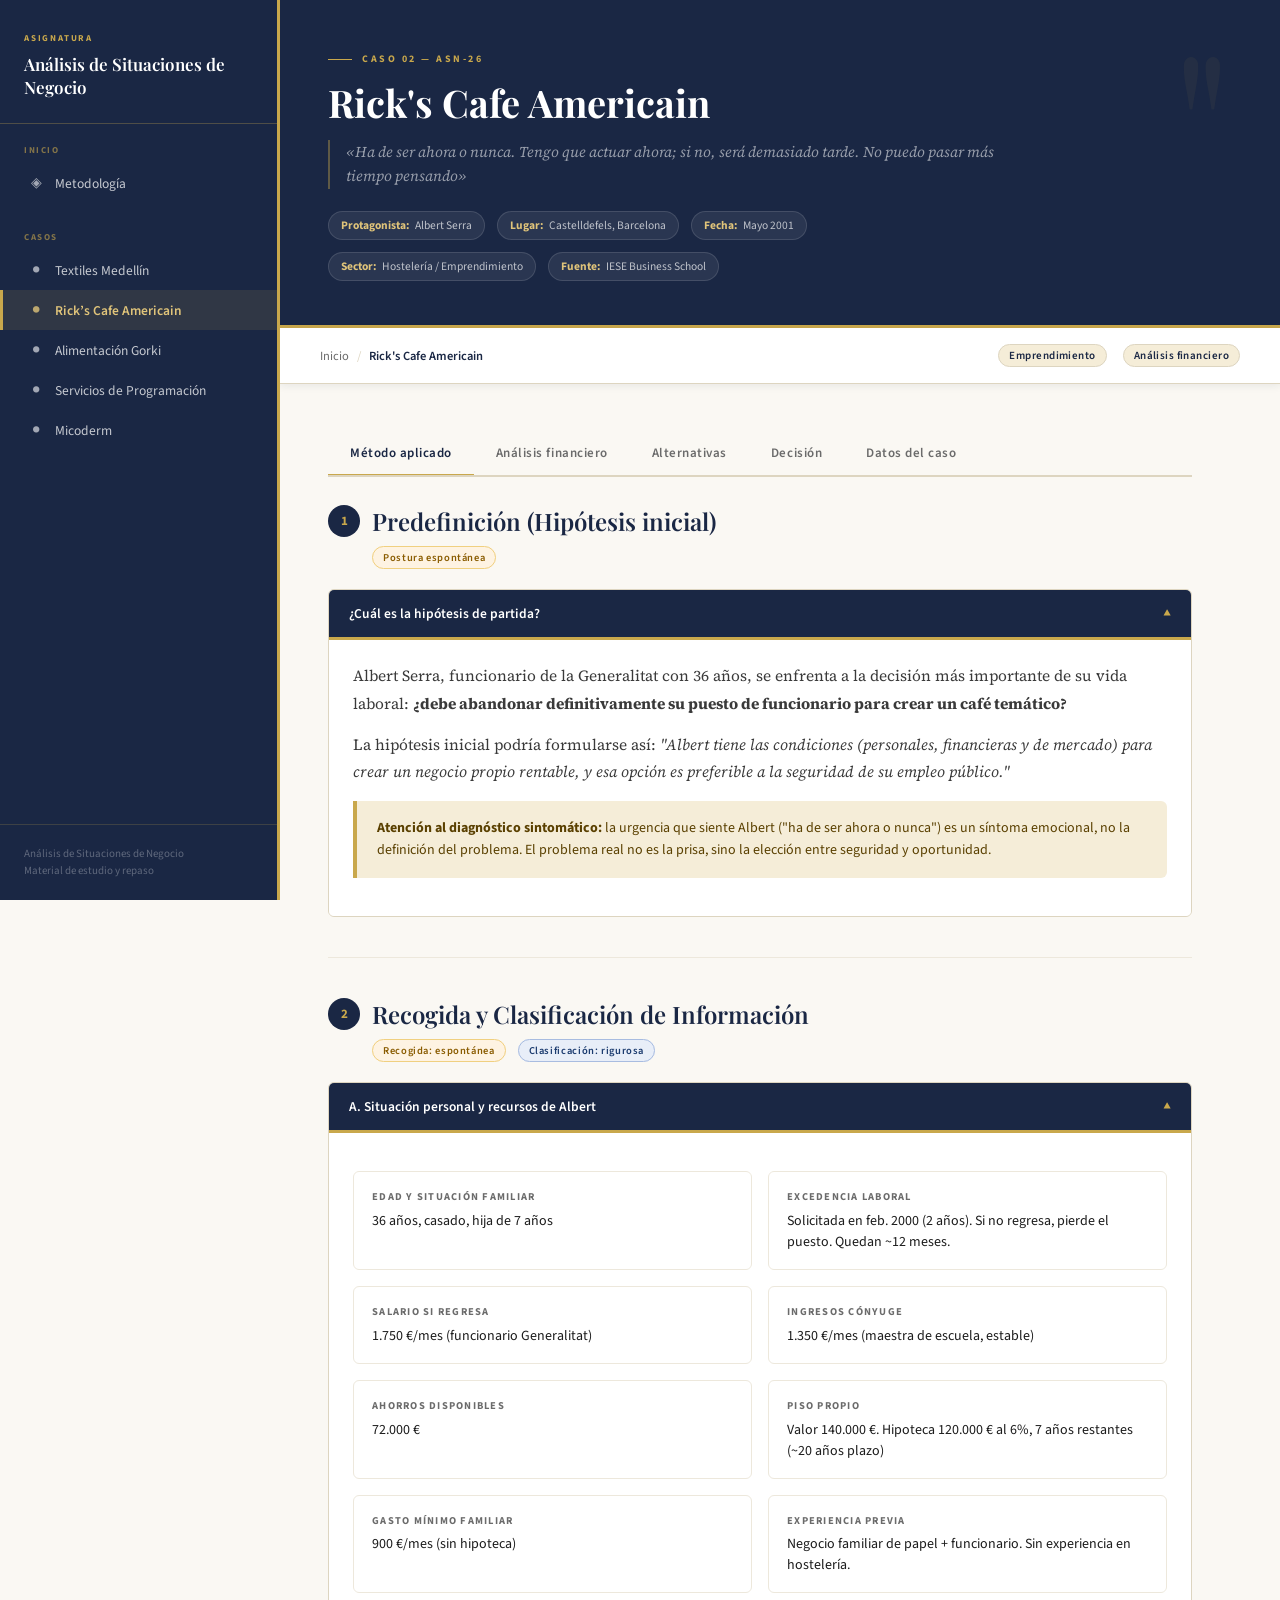
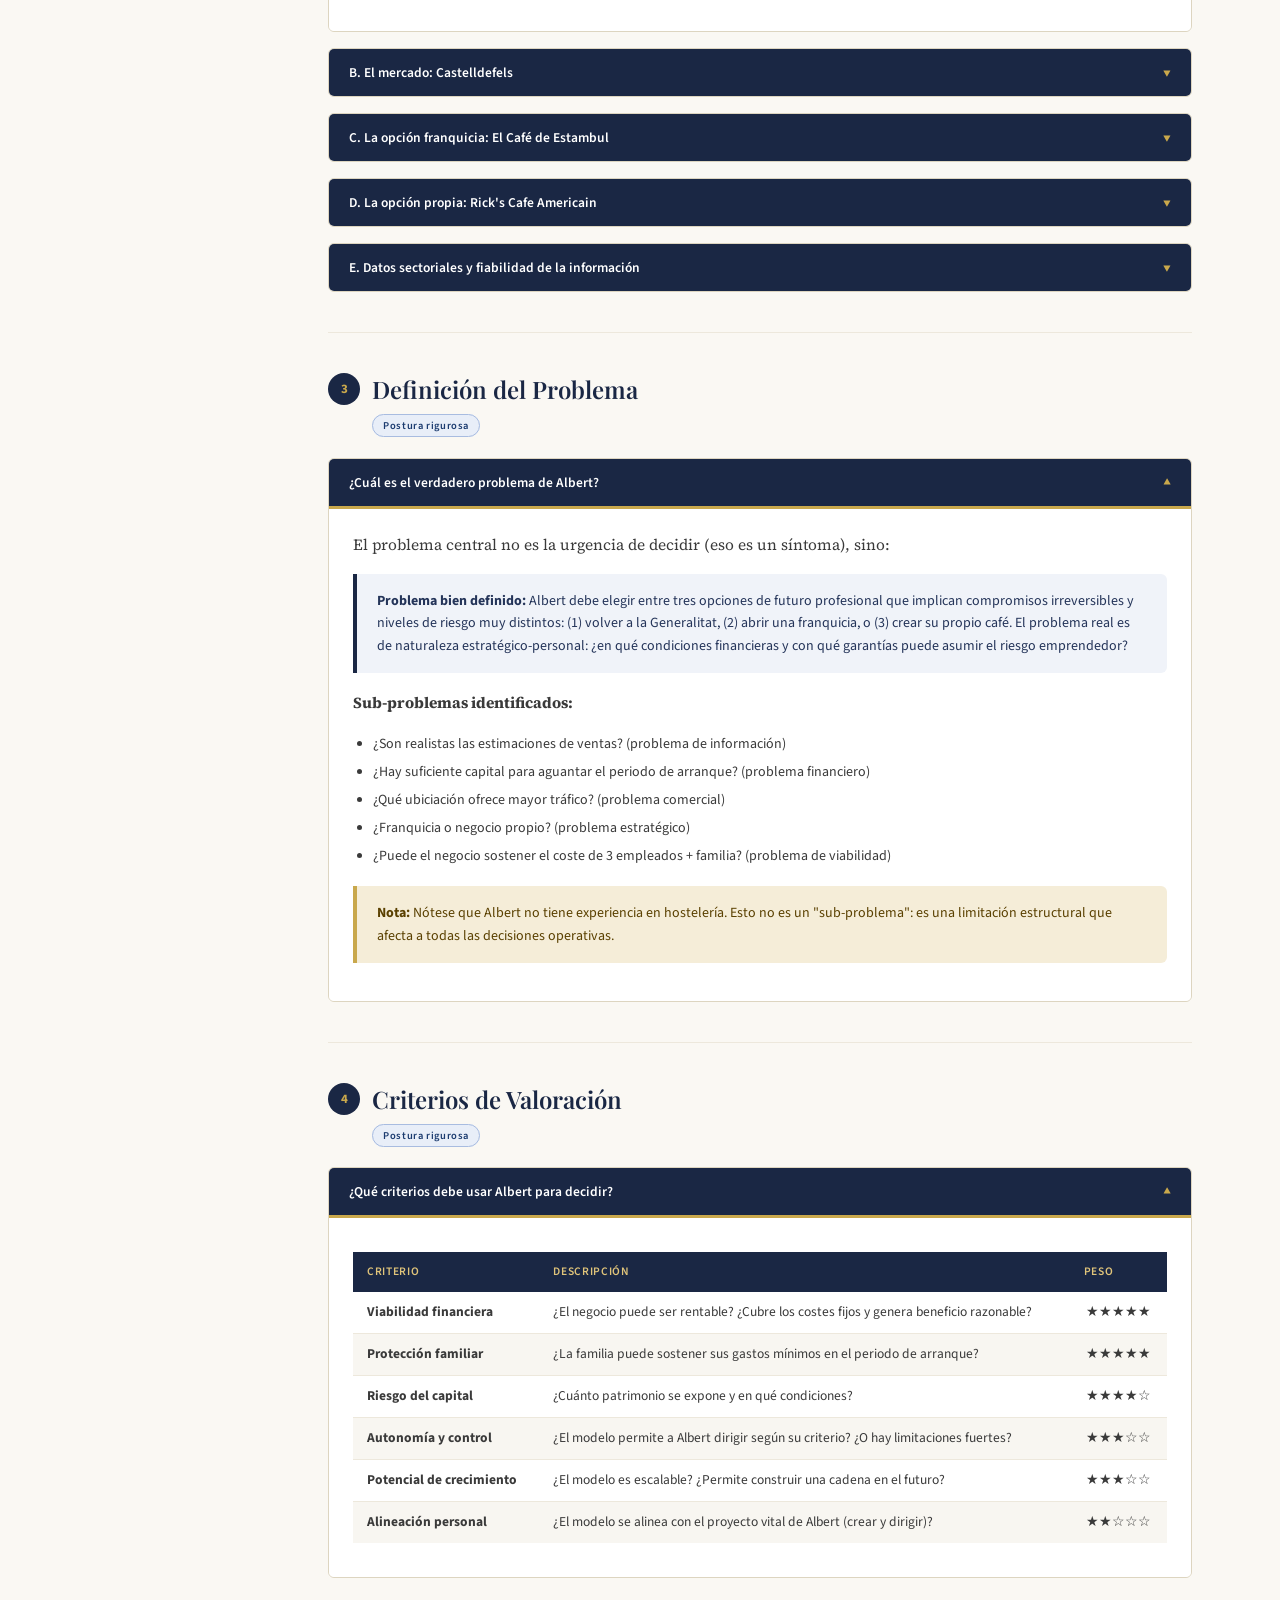
<file: caso-ricks-cafe.html>
<!DOCTYPE html>
<html lang="es">
<head>
  <meta charset="UTF-8">
  <meta name="viewport" content="width=device-width, initial-scale=1.0">
  <title>Rick's Cafe Americain — Análisis de Situaciones de Negocio</title>
  <link rel="stylesheet" href="style.css">
  <style>
    /* ── Case-page hero ────────────────────────────────────── */
    .case-hero {
      background: var(--navy);
      padding: 52px 48px 44px;
      position: relative;
      overflow: hidden;
      border-bottom: 3px solid var(--gold);
    }
    .case-hero::after {
      content: '"';
      position: absolute;
      right: 48px; top: 20px;
      font-family: var(--font-title);
      font-size: 200px;
      color: rgba(201,168,76,0.06);
      line-height: 1;
      pointer-events: none;
    }
    .case-hero-inner { position: relative; z-index: 1; max-width: 680px; }
    .case-hero-code {
      font-family: var(--font-ui);
      font-size: 10px;
      font-weight: 700;
      letter-spacing: 0.25em;
      text-transform: uppercase;
      color: var(--gold);
      display: flex; align-items: center; gap: 10px;
      margin-bottom: 14px;
    }
    .case-hero-code::before {
      content: '';
      display: inline-block;
      width: 24px; height: 1px;
      background: var(--gold);
    }
    .case-hero h1 {
      font-family: var(--font-title);
      font-size: 38px; font-weight: 700;
      color: var(--white);
      line-height: 1.2; margin-bottom: 14px;
    }
    .case-hero-quote {
      font-family: var(--font-body);
      font-size: 15px;
      color: rgba(255,255,255,0.55);
      font-style: italic;
      line-height: 1.65;
      border-left: 2px solid rgba(201,168,76,0.4);
      padding-left: 16px;
      margin-bottom: 22px;
    }
    .case-hero-meta {
      display: flex; flex-wrap: wrap; gap: 12px;
    }
    .meta-chip {
      font-family: var(--font-ui);
      font-size: 11.5px;
      background: rgba(255,255,255,0.07);
      border: 1px solid rgba(255,255,255,0.12);
      color: rgba(255,255,255,0.7);
      padding: 5px 12px;
      border-radius: 20px;
      display: flex; align-items: center; gap: 6px;
    }
    .meta-chip strong { color: var(--gold-light); }

    /* Top navigation bar inside content */
    .topbar { background: var(--white); border-bottom: 1px solid var(--border);
      padding: 0 40px; height: 56px; display: flex; align-items: center;
      justify-content: space-between; position: sticky; top: 0; z-index: 50;
      box-shadow: var(--shadow-sm); }

    /* Section separators */
    .case-section { margin-bottom: 0; }
    .case-section + .case-section { border-top: 1px solid var(--border-light); padding-top: 40px; margin-top: 40px; }

    /* Sub-section label */
    .sub-label {
      font-family: var(--font-ui);
      font-size: 10px; font-weight: 700;
      letter-spacing: 0.2em; text-transform: uppercase;
      color: var(--gold); margin-bottom: 4px;
    }
    .sub-heading {
      font-family: var(--font-title);
      font-size: 20px; font-weight: 600;
      color: var(--navy); margin-bottom: 12px;
    }

    /* Info grid */
    .info-grid {
      display: grid; grid-template-columns: 1fr 1fr;
      gap: 16px; margin: 16px 0;
    }
    @media (max-width: 650px) { .info-grid { grid-template-columns: 1fr; } }
    .info-item {
      background: var(--white);
      border: 1px solid var(--border-light);
      border-radius: var(--radius);
      padding: 16px 18px;
    }
    .info-item-label {
      font-family: var(--font-ui);
      font-size: 10.5px; font-weight: 700;
      text-transform: uppercase; letter-spacing: 0.12em;
      color: var(--ink-light); margin-bottom: 5px;
    }
    .info-item-value {
      font-family: var(--font-ui);
      font-size: 14px; color: var(--ink);
      line-height: 1.5;
    }

    /* Comparison table wrapper */
    .comp-wrapper { overflow-x: auto; margin: 16px 0; }

    /* Decision matrix */
    .matrix-table { width: 100%; border-collapse: collapse; font-family: var(--font-ui); font-size: 13px; }
    .matrix-table th {
      background: var(--navy); color: var(--gold-light);
      padding: 10px 14px; text-align: center;
      font-size: 11.5px; font-weight: 600;
    }
    .matrix-table th:first-child { text-align: left; }
    .matrix-table td { padding: 9px 14px; border-bottom: 1px solid var(--border-light); color: var(--ink-mid); vertical-align: top; }
    .matrix-table td:not(:first-child) { text-align: center; }
    .matrix-table tr:nth-child(even) td { background: #f8f6f1; }
    .score-high { color: var(--green-accent); font-weight: 700; }
    .score-mid  { color: #8a6000; font-weight: 600; }
    .score-low  { color: var(--red-accent); font-weight: 700; }

    /* Calculation box */
    .calc-box {
      background: var(--navy);
      border-radius: var(--radius);
      padding: 22px 26px;
      margin: 16px 0;
      font-family: 'Source Sans 3', monospace;
    }
    .calc-line {
      color: rgba(255,255,255,0.65);
      font-size: 13.5px; line-height: 2;
    }
    .calc-line .op { color: var(--gold); }
    .calc-result {
      color: var(--white);
      font-size: 17px; font-weight: 700;
      border-top: 1px solid rgba(201,168,76,0.3);
      padding-top: 10px; margin-top: 6px;
    }
    .calc-result .big { font-size: 22px; color: var(--gold-light); }

    /* Decision box */
    .decision-box {
      background: var(--navy);
      border: 2px solid var(--gold);
      border-radius: var(--radius-lg);
      padding: 32px 36px;
      margin-top: 28px;
    }
    .decision-box-label {
      font-family: var(--font-ui);
      font-size: 10px; font-weight: 700;
      letter-spacing: 0.25em; text-transform: uppercase;
      color: var(--gold); margin-bottom: 12px;
    }
    .decision-box-main {
      font-family: var(--font-title);
      font-size: 24px; font-weight: 600;
      color: var(--white); line-height: 1.35;
      margin-bottom: 14px;
    }
    .decision-box-rationale {
      font-family: var(--font-body);
      font-size: 15px; color: rgba(255,255,255,0.65);
      line-height: 1.7; font-style: italic;
    }

    /* Body text inside case */
    .body-text {
      font-family: var(--font-body);
      font-size: 15.5px; color: var(--ink-mid);
      line-height: 1.75; margin-bottom: 14px;
    }
  </style>
</head>
<body>

<div class="sidebar-overlay" id="sidebarOverlay"></div>
<nav class="sidebar" id="sidebar"></nav>

<main class="main">

  <!-- Hero del caso -->
  <div class="case-hero">
    <div class="case-hero-inner">
      <div class="case-hero-code">Caso 02 — ASN-26</div>
      <h1>Rick's Cafe Americain</h1>
      <div class="case-hero-quote">
        «Ha de ser ahora o nunca. Tengo que actuar ahora; si no, será demasiado tarde. No puedo pasar más tiempo pensando»
      </div>
      <div class="case-hero-meta">
        <span class="meta-chip"><strong>Protagonista:</strong> Albert Serra</span>
        <span class="meta-chip"><strong>Lugar:</strong> Castelldefels, Barcelona</span>
        <span class="meta-chip"><strong>Fecha:</strong> Mayo 2001</span>
        <span class="meta-chip"><strong>Sector:</strong> Hostelería / Emprendimiento</span>
        <span class="meta-chip"><strong>Fuente:</strong> IESE Business School</span>
      </div>
    </div>
  </div>

  <!-- Topbar -->
  <div class="topbar">
    <div class="topbar-breadcrumb">
      <a href="index.html" style="color:var(--ink-light);text-decoration:none;">Inicio</a>
      <span class="sep">/</span>
      <span class="current">Rick's Cafe Americain</span>
    </div>
    <div class="topbar-meta">
      <span class="topbar-tag">Emprendimiento</span>
      <span class="topbar-tag">Análisis financiero</span>
      <button class="menu-toggle" id="menuToggle">☰</button>
    </div>
  </div>

  <div class="page-content">

    <!-- ════════════════════════════════════════════════════
         TABS PRINCIPALES
    ════════════════════════════════════════════════════ -->
    <div class="tabs-wrapper">
      <div class="tabs-nav">
        <button class="tab-btn active" data-tab="tab-metodologia">Método aplicado</button>
        <button class="tab-btn" data-tab="tab-analisis">Análisis financiero</button>
        <button class="tab-btn" data-tab="tab-alternativas">Alternativas</button>
        <button class="tab-btn" data-tab="tab-decision">Decisión</button>
        <button class="tab-btn" data-tab="tab-datos">Datos del caso</button>
      </div>

      <!-- ══════════════════════════════════════════════════
           TAB 1: MÉTODO APLICADO
      ══════════════════════════════════════════════════ -->
      <div class="tab-pane active" id="tab-metodologia">

        <!-- PASO 1: PREDEFINICIÓN -->
        <div class="case-section">
          <h2 class="section-title mt-0">
            <span class="step-num">1</span>
            Predefinición (Hipótesis inicial)
          </h2>
          <p class="section-intro">
            <span class="card-badge badge-espontanea">Postura espontánea</span>
          </p>
          <div class="reveal-block open">
            <div class="reveal-header">
              <div class="reveal-header-left">
                <span class="reveal-title">¿Cuál es la hipótesis de partida?</span>
              </div>
              <span class="reveal-icon">▼</span>
            </div>
            <div class="reveal-body">
              <p class="body-text">Albert Serra, funcionario de la Generalitat con 36 años, se enfrenta a la decisión más importante de su vida laboral: <strong>¿debe abandonar definitivamente su puesto de funcionario para crear un café temático?</strong></p>
              <p class="body-text">La hipótesis inicial podría formularse así: <em>"Albert tiene las condiciones (personales, financieras y de mercado) para crear un negocio propio rentable, y esa opción es preferible a la seguridad de su empleo público."</em></p>
              <div class="callout callout-gold">
                <strong>Atención al diagnóstico sintomático:</strong> la urgencia que siente Albert ("ha de ser ahora o nunca") es un síntoma emocional, no la definición del problema. El problema real no es la prisa, sino la elección entre seguridad y oportunidad.
              </div>
            </div>
          </div>
        </div>

        <!-- PASO 2: RECOGIDA DE INFORMACIÓN -->
        <div class="case-section">
          <h2 class="section-title">
            <span class="step-num">2</span>
            Recogida y Clasificación de Información
          </h2>
          <p class="section-intro">
            <span class="card-badge badge-espontanea">Recogida: espontánea</span>&nbsp;&nbsp;
            <span class="card-badge badge-rigurosa">Clasificación: rigurosa</span>
          </p>

          <div class="reveal-block open">
            <div class="reveal-header">
              <div class="reveal-header-left">
                <span class="reveal-title">A. Situación personal y recursos de Albert</span>
              </div>
              <span class="reveal-icon">▼</span>
            </div>
            <div class="reveal-body">
              <div class="info-grid">
                <div class="info-item">
                  <div class="info-item-label">Edad y situación familiar</div>
                  <div class="info-item-value">36 años, casado, hija de 7 años</div>
                </div>
                <div class="info-item">
                  <div class="info-item-label">Excedencia laboral</div>
                  <div class="info-item-value">Solicitada en feb. 2000 (2 años). Si no regresa, pierde el puesto. Quedan ~12 meses.</div>
                </div>
                <div class="info-item">
                  <div class="info-item-label">Salario si regresa</div>
                  <div class="info-item-value">1.750 €/mes (funcionario Generalitat)</div>
                </div>
                <div class="info-item">
                  <div class="info-item-label">Ingresos cónyuge</div>
                  <div class="info-item-value">1.350 €/mes (maestra de escuela, estable)</div>
                </div>
                <div class="info-item">
                  <div class="info-item-label">Ahorros disponibles</div>
                  <div class="info-item-value">72.000 €</div>
                </div>
                <div class="info-item">
                  <div class="info-item-label">Piso propio</div>
                  <div class="info-item-value">Valor 140.000 €. Hipoteca 120.000 € al 6%, 7 años restantes (~20 años plazo)</div>
                </div>
                <div class="info-item">
                  <div class="info-item-label">Gasto mínimo familiar</div>
                  <div class="info-item-value">900 €/mes (sin hipoteca)</div>
                </div>
                <div class="info-item">
                  <div class="info-item-label">Experiencia previa</div>
                  <div class="info-item-value">Negocio familiar de papel + funcionario. Sin experiencia en hostelería.</div>
                </div>
              </div>
            </div>
          </div>

          <div class="reveal-block">
            <div class="reveal-header">
              <div class="reveal-header-left">
                <span class="reveal-title">B. El mercado: Castelldefels</span>
              </div>
              <span class="reveal-icon">▼</span>
            </div>
            <div class="reveal-body">
              <div class="info-grid">
                <div class="info-item">
                  <div class="info-item-label">Población habitual</div>
                  <div class="info-item-value">43.000 habitantes</div>
                </div>
                <div class="info-item">
                  <div class="info-item-label">Población temporada alta</div>
                  <div class="info-item-value">Hasta 175.000 (julio-agosto)</div>
                </div>
                <div class="info-item">
                  <div class="info-item-label">Tendencia</div>
                  <div class="info-item-value">Creciente número de residentes que trabajan en Barcelona (commuters)</div>
                </div>
                <div class="info-item">
                  <div class="info-item-label">Comunicaciones</div>
                  <div class="info-item-value">A 20 km de Barcelona. Ferrocarril + autovía. Uso creciente del tren.</div>
                </div>
              </div>
            </div>
          </div>

          <div class="reveal-block">
            <div class="reveal-header">
              <div class="reveal-header-left">
                <span class="reveal-title">C. La opción franquicia: El Café de Estambul</span>
              </div>
              <span class="reveal-icon">▼</span>
            </div>
            <div class="reveal-body">
              <div class="info-grid">
                <div class="info-item">
                  <div class="info-item-label">Cadena</div>
                  <div class="info-item-value">Fundada 1998. 110 cafeterías (10 propias). Solo 5 cierres desde su fundación.</div>
                </div>
                <div class="info-item">
                  <div class="info-item-label">Inversión total requerida</div>
                  <div class="info-item-value">~108.775 € (ver detalle en Datos del caso)</div>
                </div>
                <div class="info-item">
                  <div class="info-item-label">Canon entrada</div>
                  <div class="info-item-value">18.000 € a fondo perdido al firmar</div>
                </div>
                <div class="info-item">
                  <div class="info-item-label">Royalties mensuales</div>
                  <div class="info-item-value">7,5% sobre ventas (5% royalties + 2,5% publicidad)</div>
                </div>
                <div class="info-item">
                  <div class="info-item-label">Coste consumibles</div>
                  <div class="info-item-value">22% sobre ventas (obligatorio comprar a la central)</div>
                </div>
                <div class="info-item">
                  <div class="info-item-label">Alquiler local (100 m²)</div>
                  <div class="info-item-value">1.650 €/mes + 2 meses depósito</div>
                </div>
                <div class="info-item">
                  <div class="info-item-label">Punto de equilibrio</div>
                  <div class="info-item-value">450 €/día en ventas (según Sr. Contreras)</div>
                </div>
                <div class="info-item">
                  <div class="info-item-label">Risc de información</div>
                  <div class="info-item-value"><strong>El Sr. Contreras tiene incentivo comercial</strong> para presentar cifras optimistas</div>
                </div>
              </div>
              <div class="callout callout-red mt-16">
                <strong>Hecho vs. Opinión:</strong> El punto de equilibrio de 450 €/día es un dato aportado por el comercial de la franquicia, con interés en la firma. Debe contrastarse con cálculos propios y datos del sector.
              </div>
            </div>
          </div>

          <div class="reveal-block">
            <div class="reveal-header">
              <div class="reveal-header-left">
                <span class="reveal-title">D. La opción propia: Rick's Cafe Americain</span>
              </div>
              <span class="reveal-icon">▼</span>
            </div>
            <div class="reveal-body">
              <div class="info-grid">
                <div class="info-item">
                  <div class="info-item-label">Inversión total estimada</div>
                  <div class="info-item-value">67.325 € (vs. 108.775 € de la franquicia)</div>
                </div>
                <div class="info-item">
                  <div class="info-item-label">Concepto</div>
                  <div class="info-item-value">Cafetería temática inspirada en "Casablanca". Café calidad + especialidades.</div>
                </div>
                <div class="info-item">
                  <div class="info-item-label">Target</div>
                  <div class="info-item-value">Jóvenes profesionales, poder adquisitivo medio-alto</div>
                </div>
                <div class="info-item">
                  <div class="info-item-label">Opción A: local centro</div>
                  <div class="info-item-value">100 m², alquiler 1.650 €/mes, depósito 4 meses. Buena visibilidad.</div>
                </div>
                <div class="info-item">
                  <div class="info-item-label">Opción B: local mercado</div>
                  <div class="info-item-value">24 m² (6x4). Sin ventanas. Alquiler 475 €/mes. Junto a estación de tren.</div>
                </div>
                <div class="info-item">
                  <div class="info-item-label">Horario previsto</div>
                  <div class="info-item-value">7-14h y 16-21h (L-S). Cerrado domingos. 15 días en agosto.</div>
                </div>
              </div>
            </div>
          </div>

          <div class="reveal-block">
            <div class="reveal-header">
              <div class="reveal-header-left">
                <span class="reveal-title">E. Datos sectoriales y fiabilidad de la información</span>
              </div>
              <span class="reveal-icon">▼</span>
            </div>
            <div class="reveal-body">
              <div class="callout callout-navy">
                <strong>Contraste de fuentes sobre volumen de ventas:</strong> El caso presenta tres estimaciones muy diferentes que deben evaluarse críticamente.
              </div>
              <table class="data-table mt-16">
                <thead>
                  <tr>
                    <th>Fuente</th>
                    <th>Estimación</th>
                    <th>Fiabilidad</th>
                  </tr>
                </thead>
                <tbody>
                  <tr>
                    <td><strong>Albert Serra</strong> (estimación propia)</td>
                    <td>399 cafés/día → 702,50 €/día de venta</td>
                    <td>⚠️ Optimista. Sin experiencia previa en el sector.</td>
                  </tr>
                  <tr>
                    <td><strong>Sr. Contreras</strong> (comercial franquicia)</td>
                    <td>P.E. = 450 €/día → necesita 255 cafés</td>
                    <td>⚠️ Conflicto de interés evidente.</td>
                  </tr>
                  <tr>
                    <td><strong>Informe del sector</strong> (AECafé)</td>
                    <td>Media España: ~95-96 cafés/día por establecimiento</td>
                    <td>✓ Dato objetivo e independiente.</td>
                  </tr>
                </tbody>
              </table>
              <div class="callout callout-red mt-16">
                <strong>Conclusión metodológica clave:</strong> Las estimaciones de Albert suponen vender 4 veces la media nacional. La brecha entre su optimismo y los datos del sector es el elemento de información más crítico del caso.
              </div>
            </div>
          </div>
        </div>

        <!-- PASO 3: DEFINICIÓN DEL PROBLEMA -->
        <div class="case-section">
          <h2 class="section-title">
            <span class="step-num">3</span>
            Definición del Problema
          </h2>
          <p class="section-intro">
            <span class="card-badge badge-rigurosa">Postura rigurosa</span>
          </p>
          <div class="reveal-block open">
            <div class="reveal-header">
              <div class="reveal-header-left">
                <span class="reveal-title">¿Cuál es el verdadero problema de Albert?</span>
              </div>
              <span class="reveal-icon">▼</span>
            </div>
            <div class="reveal-body">
              <p class="body-text">El problema central no es la urgencia de decidir (eso es un síntoma), sino:</p>
              <div class="callout callout-navy">
                <strong>Problema bien definido:</strong> Albert debe elegir entre tres opciones de futuro profesional que implican compromisos irreversibles y niveles de riesgo muy distintos: (1) volver a la Generalitat, (2) abrir una franquicia, o (3) crear su propio café. El problema real es de naturaleza estratégico-personal: ¿en qué condiciones financieras y con qué garantías puede asumir el riesgo emprendedor?
              </div>
              <p class="body-text mt-16"><strong>Sub-problemas identificados:</strong></p>
              <ul style="font-family:var(--font-ui);font-size:14px;color:var(--ink-mid);line-height:2;padding-left:20px;margin-bottom:12px;">
                <li>¿Son realistas las estimaciones de ventas? (problema de información)</li>
                <li>¿Hay suficiente capital para aguantar el periodo de arranque? (problema financiero)</li>
                <li>¿Qué ubiciación ofrece mayor tráfico? (problema comercial)</li>
                <li>¿Franquicia o negocio propio? (problema estratégico)</li>
                <li>¿Puede el negocio sostener el coste de 3 empleados + familia? (problema de viabilidad)</li>
              </ul>
              <div class="callout callout-gold">
                <strong>Nota:</strong> Nótese que Albert no tiene experiencia en hostelería. Esto no es un "sub-problema": es una limitación estructural que afecta a todas las decisiones operativas.
              </div>
            </div>
          </div>
        </div>

        <!-- PASO 4: CRITERIOS -->
        <div class="case-section">
          <h2 class="section-title">
            <span class="step-num">4</span>
            Criterios de Valoración
          </h2>
          <p class="section-intro">
            <span class="card-badge badge-rigurosa">Postura rigurosa</span>
          </p>
          <div class="reveal-block open">
            <div class="reveal-header">
              <div class="reveal-header-left">
                <span class="reveal-title">¿Qué criterios debe usar Albert para decidir?</span>
              </div>
              <span class="reveal-icon">▼</span>
            </div>
            <div class="reveal-body">
              <table class="data-table">
                <thead>
                  <tr>
                    <th>Criterio</th>
                    <th>Descripción</th>
                    <th>Peso</th>
                  </tr>
                </thead>
                <tbody>
                  <tr>
                    <td><strong>Viabilidad financiera</strong></td>
                    <td>¿El negocio puede ser rentable? ¿Cubre los costes fijos y genera beneficio razonable?</td>
                    <td style="text-align:center;">★★★★★</td>
                  </tr>
                  <tr>
                    <td><strong>Protección familiar</strong></td>
                    <td>¿La familia puede sostener sus gastos mínimos en el periodo de arranque?</td>
                    <td style="text-align:center;">★★★★★</td>
                  </tr>
                  <tr>
                    <td><strong>Riesgo del capital</strong></td>
                    <td>¿Cuánto patrimonio se expone y en qué condiciones?</td>
                    <td style="text-align:center;">★★★★☆</td>
                  </tr>
                  <tr>
                    <td><strong>Autonomía y control</strong></td>
                    <td>¿El modelo permite a Albert dirigir según su criterio? ¿O hay limitaciones fuertes?</td>
                    <td style="text-align:center;">★★★☆☆</td>
                  </tr>
                  <tr>
                    <td><strong>Potencial de crecimiento</strong></td>
                    <td>¿El modelo es escalable? ¿Permite construir una cadena en el futuro?</td>
                    <td style="text-align:center;">★★★☆☆</td>
                  </tr>
                  <tr>
                    <td><strong>Alineación personal</strong></td>
                    <td>¿El modelo se alinea con el proyecto vital de Albert (crear y dirigir)?</td>
                    <td style="text-align:center;">★★☆☆☆</td>
                  </tr>
                </tbody>
              </table>
            </div>
          </div>
        </div>

      </div><!-- /tab-metodologia -->


      <!-- ══════════════════════════════════════════════════
           TAB 2: ANÁLISIS FINANCIERO
      ══════════════════════════════════════════════════ -->
      <div class="tab-pane" id="tab-analisis">

        <h2 class="section-title mt-0">
          <span class="step-num" style="background:var(--gold-pale);color:var(--navy);">€</span>
          Análisis financiero del negocio
        </h2>

        <!-- Volumen de ventas -->
        <div class="sub-label">Estimación de volumen de ventas diario</div>
        <div class="sub-heading">¿Cuántos cafés vende al día?</div>
        <p class="body-text">Partiendo de las estimaciones de Albert, con precios medios de 0,675 €/café normal y 1,40 €/café especial:</p>

        <div class="kpi-row">
          <div class="kpi-card">
            <div class="kpi-value">286</div>
            <div class="kpi-label">Cafés normales/día</div>
            <div class="kpi-sub">Punta mañana + normal + punta tarde</div>
          </div>
          <div class="kpi-card">
            <div class="kpi-value">113</div>
            <div class="kpi-label">Cafés especiales/día</div>
            <div class="kpi-sub">Mayor proporción en tarde y mediodía</div>
          </div>
          <div class="kpi-card">
            <div class="kpi-value">399</div>
            <div class="kpi-label">Total cafés/día</div>
            <div class="kpi-sub">Según estimación de Albert</div>
          </div>
          <div class="kpi-card">
            <div class="kpi-value" style="color:var(--green-accent);">702 €</div>
            <div class="kpi-label">Venta diaria estimada</div>
            <div class="kpi-sub">Solo en café (50% del total)</div>
          </div>
        </div>

        <div class="calc-box">
          <div class="calc-line">Cafés normales: <span class="op">286 × 0,675 €</span> = 193,05 €</div>
          <div class="calc-line">Cafés especiales: <span class="op">113 × 1,40 €</span> = 158,20 €</div>
          <div class="calc-line">Venta café: <span class="op">193,05 + 158,20</span> = 351,25 €</div>
          <div class="calc-line">Café = 50% de ventas totales → Venta total: <span class="op">351,25 / 0,50</span></div>
          <div class="calc-result"><span class="big">= 702,50 €/día</span> &nbsp;→ supera el P.E. de 450 €</div>
        </div>

        <div class="callout callout-red">
          <strong>Pero:</strong> la media nacional es de ~96 cafés/día por establecimiento. Albert estima vender 399. <strong>Ese es el supuesto más cuestionable del caso.</strong>
        </div>

        <!-- Punto de equilibrio -->
        <div class="sub-label mt-32">Punto de Equilibrio</div>
        <div class="sub-heading">¿Cuántos cafés necesitamos para no perder dinero?</div>
        <p class="body-text">Si tomamos el P.E. de 450 €/día como válido, y el café representa el 50% de las ventas:</p>

        <div class="calc-box">
          <div class="calc-line">Venta de café necesaria: <span class="op">450 € × 0,50</span> = 225 €</div>
          <div class="calc-line">Proporción cafés normales (55%) y especiales (45%)</div>
          <div class="calc-line">Cafés normales: <span class="op">225 × 0,55 / 0,675</span> = 183 cafés</div>
          <div class="calc-line">Cafés especiales: <span class="op">225 × 0,45 / 1,40</span> = 72 cafés</div>
          <div class="calc-result"><span class="big">255 cafés/día</span> para alcanzar el P.E.</div>
        </div>

        <div class="callout callout-gold">
          <strong>255 cafés/día</strong> sigue siendo casi 3 veces la media del sector (96). Esto es un margen de incertidumbre muy elevado.
        </div>

        <!-- Costes operativos mensuales -->
        <div class="sub-label mt-32">Costes fijos mensuales — Rick's Cafe propio</div>
        <div class="sub-heading">Estructura de costes estimada</div>

        <div class="comp-wrapper">
          <table class="data-table">
            <thead>
              <tr>
                <th>Concepto</th>
                <th class="num">€/mes</th>
                <th>Notas</th>
              </tr>
            </thead>
            <tbody>
              <tr>
                <td>Alquiler (local centro, opción A)</td>
                <td class="num">1.650</td>
                <td>10 años, revisable según IPC</td>
              </tr>
              <tr>
                <td>Personal (2 empleados × 780 € × 14 pagas)</td>
                <td class="num">1.820</td>
                <td>780 € × 14 / 12 × 2 personas</td>
              </tr>
              <tr>
                <td>Seguridad Social (32% sobre salario bruto)</td>
                <td class="num">582</td>
                <td>32% de 1.820 €</td>
              </tr>
              <tr>
                <td>Electricidad</td>
                <td class="num">150</td>
                <td>Estimación Albert</td>
              </tr>
              <tr>
                <td>Agua</td>
                <td class="num">60</td>
                <td>Estimación Albert</td>
              </tr>
              <tr>
                <td>Teléfono</td>
                <td class="num">75</td>
                <td>Estimación Albert</td>
              </tr>
              <tr>
                <td>Impuestos locales</td>
                <td class="num">120</td>
                <td>Estimación Albert</td>
              </tr>
              <tr>
                <td>Amortización inversión (~67.000 € en 10 años)</td>
                <td class="num">558</td>
                <td>Linear, sin residual</td>
              </tr>
              <tr class="total-row">
                <td><strong>TOTAL COSTES FIJOS MENSUALES</strong></td>
                <td class="num"><strong>5.015 €</strong></td>
                <td>Sin salario de Albert</td>
              </tr>
            </tbody>
          </table>
        </div>

        <div class="callout callout-navy mt-16">
          <strong>Nota importante:</strong> Albert no se ha incluido salario propio. Si necesita al menos 1.750 € al mes para equiparar su sueldo de funcionario, los costes fijos superarían los 6.765 €/mes. La viabilidad depende críticamente del volumen de ventas.
        </div>

        <!-- Ingresos vs Costes -->
        <div class="sub-label mt-32">Sensibilidad: ¿qué pasa si las ventas reales se acercan a la media sectorial?</div>
        <div class="sub-heading">Análisis de escenarios</div>

        <div class="comp-wrapper">
          <table class="data-table">
            <thead>
              <tr>
                <th>Escenario</th>
                <th class="num">Cafés/día</th>
                <th class="num">Venta diaria</th>
                <th class="num">Venta mensual*</th>
                <th>Situación</th>
              </tr>
            </thead>
            <tbody>
              <tr>
                <td><strong>Optimista (Albert)</strong></td>
                <td class="num">399</td>
                <td class="num">702 €</td>
                <td class="num">17.550 €</td>
                <td><span class="score-high">Viable</span></td>
              </tr>
              <tr>
                <td><strong>P.E. (Contreras)</strong></td>
                <td class="num">255</td>
                <td class="num">450 €</td>
                <td class="num">11.250 €</td>
                <td><span class="score-mid">Equilibrio</span></td>
              </tr>
              <tr>
                <td><strong>Media sector</strong></td>
                <td class="num">96</td>
                <td class="num">~170 €</td>
                <td class="num">~4.250 €</td>
                <td><span class="score-low">Inviable</span></td>
              </tr>
            </tbody>
          </table>
        </div>
        <p style="font-size:11.5px;color:var(--ink-light);font-family:var(--font-ui);margin-top:6px;">* 25 días/mes (sin domingos ni festivos)</p>

      </div><!-- /tab-analisis -->


      <!-- ══════════════════════════════════════════════════
           TAB 3: ALTERNATIVAS
      ══════════════════════════════════════════════════ -->
      <div class="tab-pane" id="tab-alternativas">

        <h2 class="section-title mt-0">
          <span class="step-num">5</span>
          Formulación y Valoración de Alternativas
        </h2>
        <p class="section-intro">
          <span class="card-badge badge-espontanea">Formulación: espontánea</span>&nbsp;&nbsp;
          <span class="card-badge badge-rigurosa">Valoración: rigurosa</span>
        </p>

        <!-- Alternativas formuladas -->
        <div class="sub-label">Alternativas identificadas</div>
        <div class="sub-heading">Las tres opciones de Albert</div>

        <div class="reveal-block open">
          <div class="reveal-header">
            <div class="reveal-header-left">
              <span class="reveal-title">Alternativa 1: Volver a la Generalitat</span>
            </div>
            <span class="reveal-icon">▼</span>
          </div>
          <div class="reveal-body">
            <div class="pros-cons">
              <div class="pros-col">
                <h4>Ventajas</h4>
                <ul>
                  <li>Salario garantizado de 1.750 €/mes</li>
                  <li>Estabilidad familiar y cero riesgo financiero</li>
                  <li>Conserva 72.000 € de ahorros intactos</li>
                  <li>Hipoteca sin peligro</li>
                  <li>Puede retomar proyecto más adelante mejor preparado</li>
                </ul>
              </div>
              <div class="cons-col">
                <h4>Inconvenientes</h4>
                <ul>
                  <li>Renuncia al proyecto vital que motiva a Albert</li>
                  <li>Trabajo que ya encontraba aburrido y repetitivo</li>
                  <li>Puede ser una decisión irreversible psicológicamente</li>
                  <li>La excedencia como oportunidad no se repetirá</li>
                </ul>
              </div>
            </div>
          </div>
        </div>

        <div class="reveal-block">
          <div class="reveal-header">
            <div class="reveal-header-left">
              <span class="reveal-title">Alternativa 2: Franquicia El Café de Estambul</span>
            </div>
            <span class="reveal-icon">▼</span>
          </div>
          <div class="reveal-body">
            <div class="pros-cons">
              <div class="pros-col">
                <h4>Ventajas</h4>
                <ul>
                  <li>Marca conocida con historial probado (110 locales, solo 5 cierres)</li>
                  <li>Apoyo operativo, formación y soporte de la central</li>
                  <li>Procedimientos ya definidos (menor curva de aprendizaje)</li>
                  <li>Castelldefels cumple el mínimo de 35.000 hab.</li>
                  <li>Proveedor de café incluido (aunque con restricciones)</li>
                </ul>
              </div>
              <div class="cons-col">
                <h4>Inconvenientes</h4>
                <ul>
                  <li>Inversión notablemente más alta: 108.775 € (supera los ahorros en 36.775 €)</li>
                  <li>Canon + royalties = 7,5% sobre ventas perpetuo</li>
                  <li>Sin autonomía: precios, productos y horarios fijados por la central</li>
                  <li>Dependencia total del proveedor de café (sin alternativa)</li>
                  <li>Contreras tiene incentivo a ser optimista</li>
                  <li>Local en zona con 7 competidores directos</li>
                </ul>
              </div>
            </div>
            <div class="callout callout-red mt-16">
              <strong>Problema financiero crítico:</strong> La inversión requerida (108.775 €) supera los ahorros de Albert (72.000 €) en 36.775 €. Necesitaría financiación adicional, posiblemente hipotecando el piso familiar.
            </div>
          </div>
        </div>

        <div class="reveal-block">
          <div class="reveal-header">
            <div class="reveal-header-left">
              <span class="reveal-title">Alternativa 3: Rick's Cafe Americain propio</span>
            </div>
            <span class="reveal-icon">▼</span>
          </div>
          <div class="reveal-body">
            <div class="pros-cons">
              <div class="pros-col">
                <h4>Ventajas</h4>
                <ul>
                  <li>Inversión significativamente menor: 67.325 € (dentro de sus ahorros)</li>
                  <li>Control total: precios, productos, diseño, proveedores</li>
                  <li>Sin royalties perpetuos sobre ventas</li>
                  <li>Concepto diferenciado y propio (Casablanca)</li>
                  <li>Alineado con el proyecto personal de Albert (crear y dirigir)</li>
                  <li>Alquiler en mercado mucho más bajo (475 €/mes en opción B)</li>
                </ul>
              </div>
              <div class="cons-col">
                <h4>Inconvenientes</h4>
                <ul>
                  <li>Sin red de seguridad ni apoyo externo</li>
                  <li>Sin experiencia previa en hostelería</li>
                  <li>Historial negativo en local del mercado (negocios previos cerraron)</li>
                  <li>Local B: 24 m² sin ventanas — muy limitado</li>
                  <li>Competencia establecida con clientela fiel en el entorno</li>
                  <li>Personal de confianza no profesional (cuñado, amigo)</li>
                </ul>
              </div>
            </div>
          </div>
        </div>

        <!-- Matriz de valoración -->
        <div class="sub-label mt-32">Matriz de valoración</div>
        <div class="sub-heading">Confrontación alternativas × criterios</div>

        <div class="comp-wrapper">
          <table class="matrix-table">
            <thead>
              <tr>
                <th style="min-width:160px;">Criterio</th>
                <th>Volver a Generalitat</th>
                <th>Franquicia</th>
                <th>Propio (Rick's)</th>
              </tr>
            </thead>
            <tbody>
              <tr>
                <td><strong>Viabilidad financiera</strong></td>
                <td><span class="score-high">Alta ✓✓</span></td>
                <td><span class="score-mid">Media (si se alcanzan ventas)</span></td>
                <td><span class="score-mid">Media-alta (menor break-even)</span></td>
              </tr>
              <tr>
                <td><strong>Protección familiar</strong></td>
                <td><span class="score-high">Máxima ✓✓</span></td>
                <td><span class="score-low">Baja (inversión supera ahorros)</span></td>
                <td><span class="score-mid">Media (cabe en ahorros)</span></td>
              </tr>
              <tr>
                <td><strong>Riesgo del capital</strong></td>
                <td><span class="score-high">Nulo ✓✓</span></td>
                <td><span class="score-low">Alto (108.775 €)</span></td>
                <td><span class="score-mid">Moderado (67.325 €)</span></td>
              </tr>
              <tr>
                <td><strong>Autonomía y control</strong></td>
                <td><span class="score-low">Nula</span></td>
                <td><span class="score-low">Muy baja (franquiciador decide)</span></td>
                <td><span class="score-high">Total ✓✓</span></td>
              </tr>
              <tr>
                <td><strong>Potencial de crecimiento</strong></td>
                <td><span class="score-low">Nulo</span></td>
                <td><span class="score-mid">Limitado (territorio exclusivo)</span></td>
                <td><span class="score-high">Alto (modelo propio escalable)</span></td>
              </tr>
              <tr>
                <td><strong>Alineación personal</strong></td>
                <td><span class="score-low">Muy baja</span></td>
                <td><span class="score-mid">Media</span></td>
                <td><span class="score-high">Alta ✓✓</span></td>
              </tr>
            </tbody>
          </table>
        </div>

      </div><!-- /tab-alternativas -->


      <!-- ══════════════════════════════════════════════════
           TAB 4: DECISIÓN
      ══════════════════════════════════════════════════ -->
      <div class="tab-pane" id="tab-decision">

        <h2 class="section-title mt-0">
          <span class="step-num" style="background:var(--green-accent);color:white;">↵</span>
          La Decisión
        </h2>
        <p class="section-intro">
          <span class="card-badge badge-electiva">Conducta electiva</span>
        </p>

        <p class="body-text">El caso no prescribe una única "respuesta correcta". El método científico lleva a una conclusión matizada que depende de qué criterios se ponderan más. A continuación, el análisis de la sesión:</p>

        <div class="reveal-block open">
          <div class="reveal-header">
            <div class="reveal-header-left">
              <span class="reveal-title">Posición recomendada: Negocio propio Rick's (con condiciones)</span>
            </div>
            <span class="reveal-icon">▼</span>
          </div>
          <div class="reveal-body">
            <div class="decision-box">
              <div class="decision-box-label">Decisión recomendada</div>
              <div class="decision-box-main">Abrir Rick's Cafe Americain como negocio propio,<br>en el local del mercado (Opción B), con Torres Quindós como proveedor</div>
              <div class="decision-box-rationale">La inversión total (67.325 €) cabe dentro de los ahorros de Albert sin necesidad de crédito adicional, preserva la autonomía que busca, y el local junto a la estación garantiza un flujo constante de commuters en horas punta de mañana.</div>
            </div>

            <p class="body-text mt-24"><strong>Razonamiento:</strong></p>
            <ul style="font-family:var(--font-ui);font-size:14px;color:var(--ink-mid);line-height:2;padding-left:20px;margin-bottom:16px;">
              <li>La franquicia supera los ahorros disponibles: requeriría endeudamiento sobre el piso familiar, lo que eleva el riesgo a un nivel inadmisible con una hija pequeña y sin experiencia previa.</li>
              <li>El local del mercado (24 m², 475 €/mes) reduce drásticamente los costes fijos, bajando el punto de equilibrio real de ventas.</li>
              <li>La ubicación junto a la estación de tren capta el segmento de commuters, que es justamente la población creciente de Castelldefels.</li>
              <li>Con Torres Quindós (café de calidad a 9-12 €/kg, imagen de marca, máquina en depósito) se reduce la inversión en equipamiento y se gana en posicionamiento.</li>
              <li>El modelo propio permite a Albert aprender el negocio con menor riesgo y, si funciona, expandirse con marca propia.</li>
            </ul>

            <div class="callout callout-gold">
              <strong>Condición indispensable:</strong> Antes de firmar cualquier contrato, Albert debería pasar al menos 2-3 semanas observando el tráfico real en el local del mercado en distintos días y horarios. Sus estimaciones de 399 cafés/día son la incógnita más peligrosa del caso.
            </div>
          </div>
        </div>

        <div class="reveal-block">
          <div class="reveal-header">
            <div class="reveal-header-left">
              <span class="reveal-title">Posición alternativa: Volver a la Generalitat (con proyecto a medio plazo)</span>
            </div>
            <span class="reveal-icon">▼</span>
          </div>
          <div class="reveal-body">
            <p class="body-text">También es defendible la opción de volver al trabajo, especialmente si se pondera más la protección familiar o si se juzga que el gap entre las estimaciones de Albert y los datos del sector es demasiado grande para asumir el riesgo.</p>
            <ul style="font-family:var(--font-ui);font-size:14px;color:var(--ink-mid);line-height:2;padding-left:20px;">
              <li>Albert puede usar el tiempo que le queda de excedencia para validar realmente el mercado (observación, encuestas, prueba piloto).</li>
              <li>Con los ingresos de ambos cónyuges (1.750 + 1.350 = 3.100 €/mes) puede seguir ahorrando y preparar mejor el lanzamiento.</li>
              <li>La pérdida de la excedencia no implica perder la oportunidad para siempre: puede pedir una segunda en el futuro o negociar una salida pactada.</li>
            </ul>
            <div class="callout callout-navy mt-16">
              <strong>Conclusión metodológica:</strong> Ambas posiciones son razonables. Lo que el método científico descarta con claridad es la opción de la franquicia tal como está planteada, dado que la inversión requerida excede los recursos disponibles sin un análisis de financiación sólido.
            </div>
          </div>
        </div>

        <div class="reveal-block">
          <div class="reveal-header">
            <div class="reveal-header-left">
              <span class="reveal-title">Lección metodológica del caso</span>
            </div>
            <span class="reveal-icon">▼</span>
          </div>
          <div class="reveal-body">
            <p class="body-text">Este caso ilustra perfectamente la diferencia entre <strong>hechos y opiniones</strong> como eje central del método científico:</p>
            <table class="data-table">
              <thead>
                <tr><th>Afirmación</th><th>Tipo</th><th>Riesgo</th></tr>
              </thead>
              <tbody>
                <tr>
                  <td>«Venderé 399 cafés al día»</td>
                  <td>Opinión (Albert, sin experiencia)</td>
                  <td><span class="score-low">Alto</span></td>
                </tr>
                <tr>
                  <td>«El P.E. se alcanza fácilmente» (Contreras)</td>
                  <td>Opinión interesada (vendedor)</td>
                  <td><span class="score-low">Alto</span></td>
                </tr>
                <tr>
                  <td>La media del sector es ~96 cafés/día</td>
                  <td>Hecho (informe sectorial independiente)</td>
                  <td><span class="score-high">Bajo</span></td>
                </tr>
                <tr>
                  <td>Los ahorros disponibles son 72.000 €</td>
                  <td>Hecho (dato verificable)</td>
                  <td><span class="score-high">Bajo</span></td>
                </tr>
                <tr>
                  <td>Inversión franquicia: 108.775 €</td>
                  <td>Hecho (presupuesto documentado)</td>
                  <td><span class="score-high">Bajo</span></td>
                </tr>
              </tbody>
            </table>
            <div class="callout callout-gold mt-16">
              <strong>Las buenas decisiones se toman con información real y contrastada.</strong> Cuando las estimaciones propias divergen radicalmente de los datos objetivos del sector, el método exige cuestionar las estimaciones, no ignorar los datos.
            </div>
          </div>
        </div>

      </div><!-- /tab-decision -->


      <!-- ══════════════════════════════════════════════════
           TAB 5: DATOS DEL CASO
      ══════════════════════════════════════════════════ -->
      <div class="tab-pane" id="tab-datos">

        <h2 class="section-title mt-0">
          <span class="step-num" style="background:var(--gold-pale);color:var(--navy);">≡</span>
          Datos de referencia del caso
        </h2>

        <div class="reveal-block open">
          <div class="reveal-header">
            <div class="reveal-header-left">
              <span class="reveal-title">Inversión franquicia El Café de Estambul (Anexo 1)</span>
            </div>
            <span class="reveal-icon">▼</span>
          </div>
          <div class="reveal-body">
            <table class="data-table">
              <thead><tr><th>Concepto</th><th class="num">€</th></tr></thead>
              <tbody>
                <tr><td>Licencias</td><td class="num">2.400</td></tr>
                <tr><td>Notario</td><td class="num">4.500</td></tr>
                <tr><td>Arquitecto*</td><td class="num">5.125</td></tr>
                <tr><td>Fontanería</td><td class="num">13.200</td></tr>
                <tr><td>Obras y Mobiliario</td><td class="num">44.600</td></tr>
                <tr><td>Pintura</td><td class="num">13.250</td></tr>
                <tr><td>Máquina de café*</td><td class="num">2.700</td></tr>
                <tr><td>Cajas registradoras*</td><td class="num">1.650</td></tr>
                <tr><td>Electricidad*</td><td class="num">7.800</td></tr>
                <tr><td>Tazas y platos*</td><td class="num">2.000</td></tr>
                <tr><td>Cubiertos*</td><td class="num">1.650</td></tr>
                <tr><td>Varios*</td><td class="num">2.700</td></tr>
                <tr><td>Existencias iniciales</td><td class="num">3.600</td></tr>
                <tr><td>Publicidad y promoción</td><td class="num">3.600</td></tr>
                <tr class="total-row"><td><strong>TOTAL</strong></td><td class="num"><strong>108.775</strong></td></tr>
              </tbody>
            </table>
            <p class="text-small mt-8">* Suministrado por El Café de Estambul</p>
          </div>
        </div>

        <div class="reveal-block">
          <div class="reveal-header">
            <div class="reveal-header-left">
              <span class="reveal-title">Inversión estimada Rick's Cafe Americain (Anexo 2)</span>
            </div>
            <span class="reveal-icon">▼</span>
          </div>
          <div class="reveal-body">
            <table class="data-table">
              <thead><tr><th>Concepto</th><th class="num">€</th></tr></thead>
              <tbody>
                <tr><td>Licencias</td><td class="num">1.200</td></tr>
                <tr><td>Notario</td><td class="num">1.500</td></tr>
                <tr><td>Arquitecto</td><td class="num">4.500</td></tr>
                <tr><td>Fontanería</td><td class="num">4.800</td></tr>
                <tr><td>Obras y Mobiliario</td><td class="num">16.850</td></tr>
                <tr><td>Pintura</td><td class="num">13.850</td></tr>
                <tr><td>Máquina de café</td><td class="num">4.500</td></tr>
                <tr><td>Cajas registradoras</td><td class="num">1.200</td></tr>
                <tr><td>Electricidad</td><td class="num">6.625</td></tr>
                <tr><td>Tazas y platos</td><td class="num">2.250</td></tr>
                <tr><td>Cubiertos</td><td class="num">1.650</td></tr>
                <tr><td>Varios</td><td class="num">2.100</td></tr>
                <tr><td>Existencias iniciales</td><td class="num">2.700</td></tr>
                <tr><td>Publicidad y promoción</td><td class="num">3.600</td></tr>
                <tr class="total-row"><td><strong>TOTAL</strong></td><td class="num"><strong>67.325</strong></td></tr>
              </tbody>
            </table>
          </div>
        </div>

        <div class="reveal-block">
          <div class="reveal-header">
            <div class="reveal-header-left">
              <span class="reveal-title">Distribuidores de café comparados</span>
            </div>
            <span class="reveal-icon">▼</span>
          </div>
          <div class="reveal-body">
            <table class="data-table">
              <thead>
                <tr>
                  <th>Distribuidor</th>
                  <th class="num">€/kg</th>
                  <th>Calidad</th>
                  <th>Máquina</th>
                  <th>Notas</th>
                </tr>
              </thead>
              <tbody>
                <tr>
                  <td><strong>Cafés Ponce</strong></td>
                  <td class="num">18-24</td>
                  <td>Muy buena</td>
                  <td>No (descuento 10% en 4.500 €)</td>
                  <td>Pequeño. Servicio personalizado. Riesgo de capacidad si crece.</td>
                </tr>
                <tr>
                  <td><strong>El Café de Estambul</strong></td>
                  <td class="num">15</td>
                  <td>Media-alta</td>
                  <td>Sí, en depósito (valor 2.750 €)</td>
                  <td>Prioriza sus franquiciados. Solo disponible si Albert es franquiciado.</td>
                </tr>
                <tr>
                  <td><strong>Torres Quindós</strong></td>
                  <td class="num">9-12</td>
                  <td>Media</td>
                  <td>Sí (condiciones a negociar)</td>
                  <td>Gran empresa. Imagen de marca. Burocrática pero fiable para escala.</td>
                </tr>
              </tbody>
            </table>
            <p class="text-small mt-8">Referencia: de 1 kg de café se obtienen ~140 tazas.</p>
          </div>
        </div>

        <div class="reveal-block">
          <div class="reveal-header">
            <div class="reveal-header-left">
              <span class="reveal-title">Mix de productos y márgenes</span>
            </div>
            <span class="reveal-icon">▼</span>
          </div>
          <div class="reveal-body">
            <table class="data-table">
              <thead>
                <tr><th>Producto</th><th class="num">% ventas</th><th>Precio venta</th><th>Coste approx.</th><th>Margen</th></tr>
              </thead>
              <tbody>
                <tr>
                  <td>Café normal</td>
                  <td class="num">—</td>
                  <td>0,55 – 0,80 € (media ~0,675)</td>
                  <td>Variable según dist.</td>
                  <td>—</td>
                </tr>
                <tr>
                  <td>Café especial</td>
                  <td class="num">—</td>
                  <td>1,40 €</td>
                  <td>≈ doble que normal</td>
                  <td>—</td>
                </tr>
                <tr>
                  <td>Té</td>
                  <td class="num">—</td>
                  <td>1,00 €/taza</td>
                  <td>0,25 €/taza</td>
                  <td>75%</td>
                </tr>
                <tr>
                  <td>Pastelería</td>
                  <td class="num">20%</td>
                  <td>Variable</td>
                  <td>Variable</td>
                  <td>Min 35%</td>
                </tr>
                <tr>
                  <td>Café a granel</td>
                  <td class="num">15%</td>
                  <td>Variable</td>
                  <td>Variable</td>
                  <td>30% (media)</td>
                </tr>
                <tr>
                  <td>Bebidas no alcohólicas</td>
                  <td class="num">15%</td>
                  <td>Variable</td>
                  <td>—</td>
                  <td>—</td>
                </tr>
                <tr class="total-row">
                  <td>Café (normal + especial)</td>
                  <td class="num">50%</td>
                  <td>—</td>
                  <td>—</td>
                  <td>—</td>
                </tr>
              </tbody>
            </table>
          </div>
        </div>

      </div><!-- /tab-datos -->

    </div><!-- /tabs-wrapper -->

  </div><!-- /page-content -->
</main>

<script src="nav.js"></script>
</body>
</html>
</file>
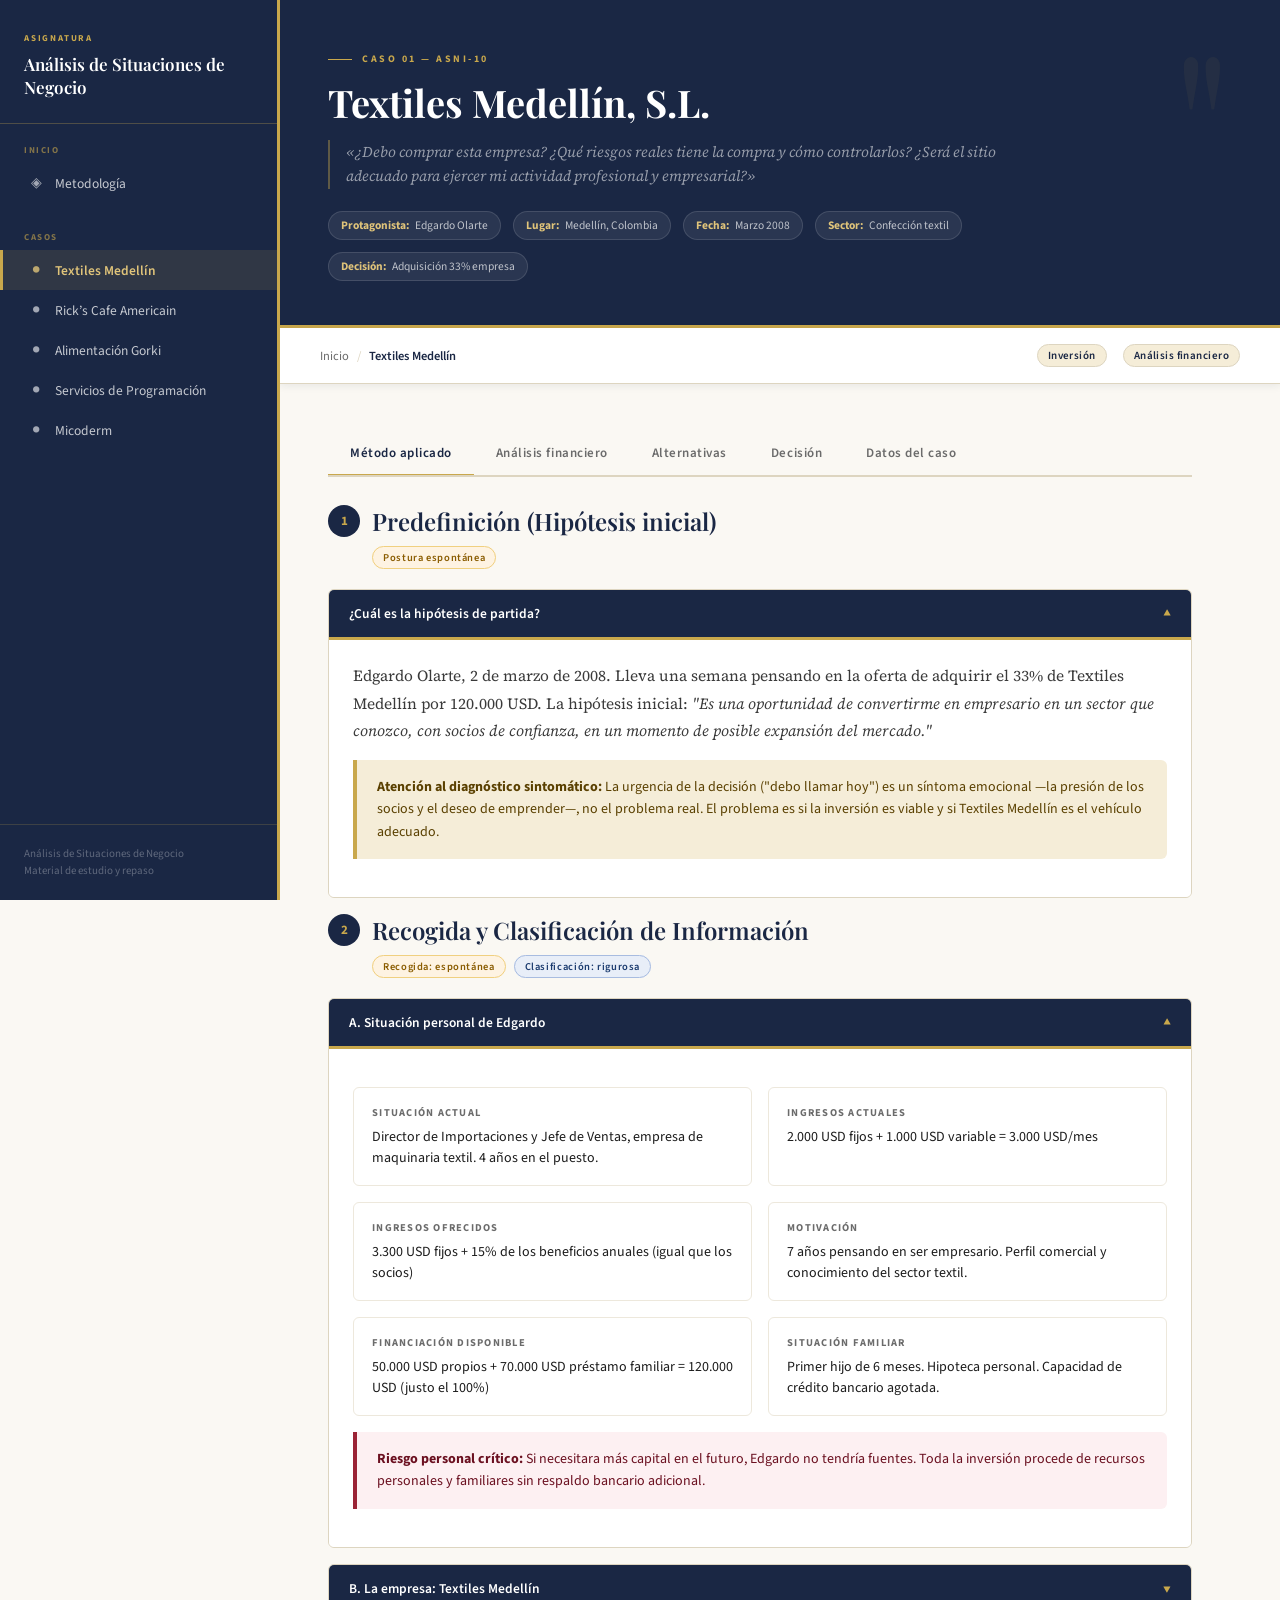
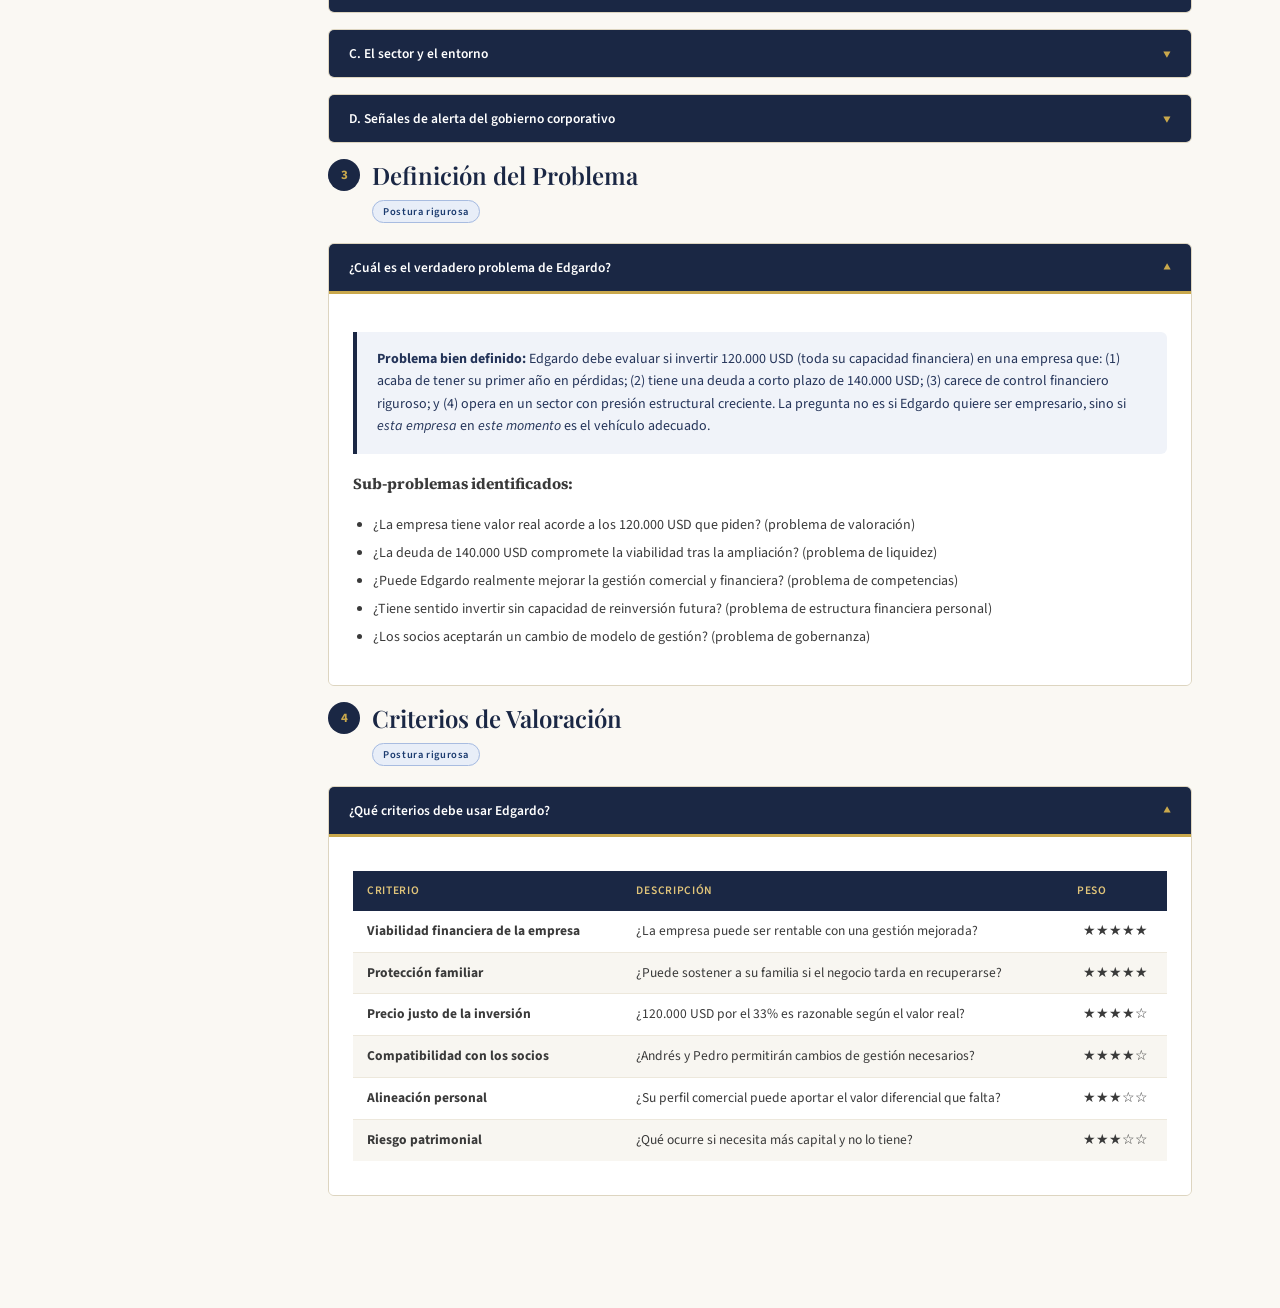
<file: caso-textiles-medellin.html>
<!DOCTYPE html>
<html lang="es">
<head>
  <meta charset="UTF-8">
  <meta name="viewport" content="width=device-width, initial-scale=1.0">
  <title>Textiles Medellín — Análisis de Situaciones de Negocio</title>
  <link rel="stylesheet" href="style.css">
  <style>
    .case-hero { background:var(--navy); padding:52px 48px 44px; position:relative; overflow:hidden; border-bottom:3px solid var(--gold); }
    .case-hero::after { content:'"'; position:absolute; right:48px; top:20px; font-family:var(--font-title); font-size:200px; color:rgba(201,168,76,0.06); line-height:1; pointer-events:none; }
    .case-hero-inner { position:relative; z-index:1; max-width:680px; }
    .case-hero-code { font-family:var(--font-ui); font-size:10px; font-weight:700; letter-spacing:.25em; text-transform:uppercase; color:var(--gold); display:flex; align-items:center; gap:10px; margin-bottom:14px; }
    .case-hero-code::before { content:''; display:inline-block; width:24px; height:1px; background:var(--gold); }
    .case-hero h1 { font-family:var(--font-title); font-size:38px; font-weight:700; color:var(--white); line-height:1.2; margin-bottom:14px; }
    .case-hero-quote { font-family:var(--font-body); font-size:15px; color:rgba(255,255,255,.55); font-style:italic; line-height:1.65; border-left:2px solid rgba(201,168,76,.4); padding-left:16px; margin-bottom:22px; }
    .case-hero-meta { display:flex; flex-wrap:wrap; gap:12px; }
    .meta-chip { font-family:var(--font-ui); font-size:11.5px; background:rgba(255,255,255,.07); border:1px solid rgba(255,255,255,.12); color:rgba(255,255,255,.7); padding:5px 12px; border-radius:20px; display:flex; align-items:center; gap:6px; }
    .meta-chip strong { color:var(--gold-light); }
    .sub-label { font-family:var(--font-ui); font-size:10px; font-weight:700; letter-spacing:.2em; text-transform:uppercase; color:var(--gold); margin-bottom:4px; }
    .sub-heading { font-family:var(--font-title); font-size:20px; font-weight:600; color:var(--navy); margin-bottom:12px; }
    .body-text { font-family:var(--font-body); font-size:15.5px; color:var(--ink-mid); line-height:1.75; margin-bottom:14px; }
    .info-grid { display:grid; grid-template-columns:1fr 1fr; gap:16px; margin:16px 0; }
    @media(max-width:650px){.info-grid{grid-template-columns:1fr}}
    .info-item { background:var(--white); border:1px solid var(--border-light); border-radius:var(--radius); padding:16px 18px; }
    .info-item-label { font-family:var(--font-ui); font-size:10.5px; font-weight:700; text-transform:uppercase; letter-spacing:.12em; color:var(--ink-light); margin-bottom:5px; }
    .info-item-value { font-family:var(--font-ui); font-size:14px; color:var(--ink); line-height:1.5; }
    .comp-wrapper { overflow-x:auto; margin:16px 0; }
    .calc-box { background:var(--navy); border-radius:var(--radius); padding:22px 26px; margin:16px 0; font-family:'Source Sans 3',monospace; }
    .calc-line { color:rgba(255,255,255,.65); font-size:13.5px; line-height:2; }
    .calc-line .op { color:var(--gold); }
    .calc-result { color:var(--white); font-size:17px; font-weight:700; border-top:1px solid rgba(201,168,76,.3); padding-top:10px; margin-top:6px; }
    .calc-result .big { font-size:22px; color:var(--gold-light); }
    .decision-box { background:var(--navy); border:2px solid var(--gold); border-radius:var(--radius-lg); padding:32px 36px; margin-top:28px; }
    .decision-box-label { font-family:var(--font-ui); font-size:10px; font-weight:700; letter-spacing:.25em; text-transform:uppercase; color:var(--gold); margin-bottom:12px; }
    .decision-box-main { font-family:var(--font-title); font-size:24px; font-weight:600; color:var(--white); line-height:1.35; margin-bottom:14px; }
    .decision-box-rationale { font-family:var(--font-body); font-size:15px; color:rgba(255,255,255,.65); line-height:1.7; font-style:italic; }
    .pros-cons { display:grid; grid-template-columns:1fr 1fr; gap:16px; margin:12px 0; }
    .pros-col,.cons-col { border-radius:var(--radius); padding:18px 20px; }
    .pros-col { background:#edf5f0; border:1px solid #8acc8a; }
    .cons-col { background:#fdf0f2; border:1px solid #e8a0a8; }
    .pros-col h4 { font-family:var(--font-ui); font-size:12px; font-weight:700; color:var(--green-accent); text-transform:uppercase; letter-spacing:.1em; margin-bottom:10px; }
    .cons-col h4 { font-family:var(--font-ui); font-size:12px; font-weight:700; color:var(--red-accent); text-transform:uppercase; letter-spacing:.1em; margin-bottom:10px; }
    .pros-col ul,.cons-col ul { list-style:none; font-family:var(--font-ui); font-size:13px; color:var(--ink); line-height:1.7; }
    .pros-col ul li::before { content:"+ "; color:var(--green-accent); font-weight:700; }
    .cons-col ul li::before { content:"- "; color:var(--red-accent); font-weight:700; }
    .matrix-table { width:100%; border-collapse:collapse; font-family:var(--font-ui); font-size:13px; }
    .matrix-table th { background:var(--navy); color:var(--gold-light); padding:10px 14px; text-align:center; font-size:11.5px; font-weight:600; }
    .matrix-table th:first-child { text-align:left; }
    .matrix-table td { padding:9px 14px; border-bottom:1px solid var(--border-light); color:var(--ink-mid); vertical-align:top; }
    .matrix-table td:not(:first-child) { text-align:center; }
    .matrix-table tr:nth-child(even) td { background:#f8f6f1; }
    .score-high { color:var(--green-accent); font-weight:700; }
    .score-mid  { color:#8a6000; font-weight:600; }
    .score-low  { color:var(--red-accent); font-weight:700; }
    @media(max-width:650px){.pros-cons{grid-template-columns:1fr}}
  </style>
</head>
<body>

<div class="sidebar-overlay" id="sidebarOverlay"></div>
<nav class="sidebar" id="sidebar"></nav>

<main class="main">
  <div class="case-hero">
    <div class="case-hero-inner">
      <div class="case-hero-code">Caso 01 — ASNI-10</div>
      <h1>Textiles Medellín, S.L.</h1>
      <div class="case-hero-quote">
        «¿Debo comprar esta empresa? ¿Qué riesgos reales tiene la compra y cómo controlarlos? ¿Será el sitio adecuado para ejercer mi actividad profesional y empresarial?»
      </div>
      <div class="case-hero-meta">
        <span class="meta-chip"><strong>Protagonista:</strong> Edgardo Olarte</span>
        <span class="meta-chip"><strong>Lugar:</strong> Medellín, Colombia</span>
        <span class="meta-chip"><strong>Fecha:</strong> Marzo 2008</span>
        <span class="meta-chip"><strong>Sector:</strong> Confección textil</span>
        <span class="meta-chip"><strong>Decisión:</strong> Adquisición 33% empresa</span>
      </div>
    </div>
  </div>

  <div class="topbar">
    <div class="topbar-breadcrumb">
      <a href="index.html" style="color:var(--ink-light);text-decoration:none;">Inicio</a>
      <span class="sep">/</span>
      <span class="current">Textiles Medellín</span>
    </div>
    <div class="topbar-meta">
      <span class="topbar-tag">Inversión</span>
      <span class="topbar-tag">Análisis financiero</span>
      <button class="menu-toggle" id="menuToggle">☰</button>
    </div>
  </div>

  <div class="page-content">
    <div class="tabs-wrapper">
      <div class="tabs-nav">
        <button class="tab-btn active" data-tab="tab-metodo">Método aplicado</button>
        <button class="tab-btn" data-tab="tab-financiero">Análisis financiero</button>
        <button class="tab-btn" data-tab="tab-alternativas">Alternativas</button>
        <button class="tab-btn" data-tab="tab-decision">Decisión</button>
        <button class="tab-btn" data-tab="tab-datos">Datos del caso</button>
      </div>

      <!-- ══ TAB 1: MÉTODO ══ -->
      <div class="tab-pane active" id="tab-metodo">

        <!-- PASO 1 -->
        <div class="case-section">
          <h2 class="section-title mt-0"><span class="step-num">1</span>Predefinición (Hipótesis inicial)</h2>
          <p class="section-intro"><span class="card-badge badge-espontanea">Postura espontánea</span></p>
          <div class="reveal-block open">
            <div class="reveal-header"><div class="reveal-header-left"><span class="reveal-title">¿Cuál es la hipótesis de partida?</span></div><span class="reveal-icon">▼</span></div>
            <div class="reveal-body">
              <p class="body-text">Edgardo Olarte, 2 de marzo de 2008. Lleva una semana pensando en la oferta de adquirir el 33% de Textiles Medellín por 120.000 USD. La hipótesis inicial: <em>"Es una oportunidad de convertirme en empresario en un sector que conozco, con socios de confianza, en un momento de posible expansión del mercado."</em></p>
              <div class="callout callout-gold"><strong>Atención al diagnóstico sintomático:</strong> La urgencia de la decisión ("debo llamar hoy") es un síntoma emocional —la presión de los socios y el deseo de emprender—, no el problema real. El problema es si la inversión es viable y si Textiles Medellín es el vehículo adecuado.</div>
            </div>
          </div>
        </div>

        <!-- PASO 2 -->
        <div class="case-section">
          <h2 class="section-title"><span class="step-num">2</span>Recogida y Clasificación de Información</h2>
          <p class="section-intro"><span class="card-badge badge-espontanea">Recogida: espontánea</span>&nbsp;&nbsp;<span class="card-badge badge-rigurosa">Clasificación: rigurosa</span></p>

          <div class="reveal-block open">
            <div class="reveal-header"><div class="reveal-header-left"><span class="reveal-title">A. Situación personal de Edgardo</span></div><span class="reveal-icon">▼</span></div>
            <div class="reveal-body">
              <div class="info-grid">
                <div class="info-item"><div class="info-item-label">Situación actual</div><div class="info-item-value">Director de Importaciones y Jefe de Ventas, empresa de maquinaria textil. 4 años en el puesto.</div></div>
                <div class="info-item"><div class="info-item-label">Ingresos actuales</div><div class="info-item-value">2.000 USD fijos + 1.000 USD variable = 3.000 USD/mes</div></div>
                <div class="info-item"><div class="info-item-label">Ingresos ofrecidos</div><div class="info-item-value">3.300 USD fijos + 15% de los beneficios anuales (igual que los socios)</div></div>
                <div class="info-item"><div class="info-item-label">Motivación</div><div class="info-item-value">7 años pensando en ser empresario. Perfil comercial y conocimiento del sector textil.</div></div>
                <div class="info-item"><div class="info-item-label">Financiación disponible</div><div class="info-item-value">50.000 USD propios + 70.000 USD préstamo familiar = 120.000 USD (justo el 100%)</div></div>
                <div class="info-item"><div class="info-item-label">Situación familiar</div><div class="info-item-value">Primer hijo de 6 meses. Hipoteca personal. Capacidad de crédito bancario agotada.</div></div>
              </div>
              <div class="callout callout-red mt-16"><strong>Riesgo personal crítico:</strong> Si necesitara más capital en el futuro, Edgardo no tendría fuentes. Toda la inversión procede de recursos personales y familiares sin respaldo bancario adicional.</div>
            </div>
          </div>

          <div class="reveal-block">
            <div class="reveal-header"><div class="reveal-header-left"><span class="reveal-title">B. La empresa: Textiles Medellín</span></div><span class="reveal-icon">▼</span></div>
            <div class="reveal-body">
              <div class="info-grid">
                <div class="info-item"><div class="info-item-label">Actividad</div><div class="info-item-value">Confección de ropa informal infantil y juvenil. Fundada hace 5 años por 3 socios (ahora 2).</div></div>
                <div class="info-item"><div class="info-item-label">Ventas históricas</div><div class="info-item-value">~2.500.000 USD/año en los 4 años anteriores. En 2007: 1.455.900 USD (caída del 42%)</div></div>
                <div class="info-item"><div class="info-item-label">Resultado 2007</div><div class="info-item-value">Pérdida de 88.134 USD (primer año negativo)</div></div>
                <div class="info-item"><div class="info-item-label">Deuda corto plazo</div><div class="info-item-value">140.000 USD a los propios accionistas ("efectos a accionistas")</div></div>
                <div class="info-item"><div class="info-item-label">Fortalezas</div><div class="info-item-value">Diseño, confección de calidad, creatividad, instalaciones propias libres de hipoteca.</div></div>
                <div class="info-item"><div class="info-item-label">Debilidades</div><div class="info-item-value">Sin gestión comercial propia, sin control de costes por colección, mezcla gastos personales y empresa.</div></div>
              </div>
            </div>
          </div>

          <div class="reveal-block">
            <div class="reveal-header"><div class="reveal-header-left"><span class="reveal-title">C. El sector y el entorno</span></div><span class="reveal-icon">▼</span></div>
            <div class="reveal-body">
              <div class="info-grid">
                <div class="info-item"><div class="info-item-label">Presión competitiva</div><div class="info-item-value">Importaciones desde India y Asia con diferenciales de precio del 30–50%. Un vestido nacional: 50 USD vs. importado: 30 USD.</div></div>
                <div class="info-item"><div class="info-item-label">Oportunidades externas</div><div class="info-item-value">TLC con EE.UU. en negociación. Mejora de seguridad en Colombia: más turismo e inversión extranjera.</div></div>
                <div class="info-item"><div class="info-item-label">Posible protección</div><div class="info-item-value">Gobierno analiza aumentar aranceles a confección importada, pero es riesgo político no garantizado.</div></div>
                <div class="info-item"><div class="info-item-label">Tendencia del mercado</div><div class="info-item-value">El segmento medio sin diferenciación se comprime. Oportunidades reales en nichos premium y series cortas con diseño fuerte.</div></div>
              </div>
              <div class="callout callout-navy mt-16"><strong>Hecho vs. Opinión:</strong> Las oportunidades del TLC y los aranceles son <em>opiniones</em> de los socios, no hechos verificados. La presión de importaciones al –50% de precio es un <em>hecho</em> documentado.</div>
            </div>
          </div>

          <div class="reveal-block">
            <div class="reveal-header"><div class="reveal-header-left"><span class="reveal-title">D. Señales de alerta del gobierno corporativo</span></div><span class="reveal-icon">▼</span></div>
            <div class="reveal-body">
              <p class="body-text">Varios elementos del caso revelan una gestión poco profesionalizada:</p>
              <ul style="font-family:var(--font-ui);font-size:14px;color:var(--ink-mid);line-height:1.9;padding-left:20px;">
                <li>El renglón "Varios" de costes (19.876 USD) incluye <strong>gastos personales</strong> de los socios (comida diaria, restaurantes, combustible familiar).</li>
                <li>Los <strong>seguros de vida</strong> (25.000 USD) están a cargo de la empresa y son para recomprar acciones en caso de muerte: beneficio personal de los socios.</li>
                <li>El sistema de costes es solo de <strong>costes directos</strong>; no imputan correctamente la estructura. Vendieron colecciones con descuentos del 25% sin saber si eran rentables.</li>
                <li>Rechazaron un contrato exclusivo con <strong>ROE del 35%</strong> (superior a la media del sector) por motivos de autonomía personal.</li>
                <li>Mantuvieron empleados 6 meses cobrando el 60% del sueldo sin trabajo real: decisión ética pero costosa sin análisis financiero.</li>
                <li>Prevén reducir publicidad, ferias y suscripciones (fuentes de negocio) sin propuesta alternativa de generación de ventas.</li>
              </ul>
            </div>
          </div>
        </div>

        <!-- PASO 3 -->
        <div class="case-section">
          <h2 class="section-title"><span class="step-num">3</span>Definición del Problema</h2>
          <p class="section-intro"><span class="card-badge badge-rigurosa">Postura rigurosa</span></p>
          <div class="reveal-block open">
            <div class="reveal-header"><div class="reveal-header-left"><span class="reveal-title">¿Cuál es el verdadero problema de Edgardo?</span></div><span class="reveal-icon">▼</span></div>
            <div class="reveal-body">
              <div class="callout callout-navy"><strong>Problema bien definido:</strong> Edgardo debe evaluar si invertir 120.000 USD (toda su capacidad financiera) en una empresa que: (1) acaba de tener su primer año en pérdidas; (2) tiene una deuda a corto plazo de 140.000 USD; (3) carece de control financiero riguroso; y (4) opera en un sector con presión estructural creciente. La pregunta no es si Edgardo quiere ser empresario, sino si <em>esta empresa</em> en <em>este momento</em> es el vehículo adecuado.</div>
              <p class="body-text mt-16"><strong>Sub-problemas identificados:</strong></p>
              <ul style="font-family:var(--font-ui);font-size:14px;color:var(--ink-mid);line-height:2;padding-left:20px;margin-bottom:12px;">
                <li>¿La empresa tiene valor real acorde a los 120.000 USD que piden? (problema de valoración)</li>
                <li>¿La deuda de 140.000 USD compromete la viabilidad tras la ampliación? (problema de liquidez)</li>
                <li>¿Puede Edgardo realmente mejorar la gestión comercial y financiera? (problema de competencias)</li>
                <li>¿Tiene sentido invertir sin capacidad de reinversión futura? (problema de estructura financiera personal)</li>
                <li>¿Los socios aceptarán un cambio de modelo de gestión? (problema de gobernanza)</li>
              </ul>
            </div>
          </div>
        </div>

        <!-- PASO 4 -->
        <div class="case-section">
          <h2 class="section-title"><span class="step-num">4</span>Criterios de Valoración</h2>
          <p class="section-intro"><span class="card-badge badge-rigurosa">Postura rigurosa</span></p>
          <div class="reveal-block open">
            <div class="reveal-header"><div class="reveal-header-left"><span class="reveal-title">¿Qué criterios debe usar Edgardo?</span></div><span class="reveal-icon">▼</span></div>
            <div class="reveal-body">
              <table class="data-table">
                <thead><tr><th>Criterio</th><th>Descripción</th><th>Peso</th></tr></thead>
                <tbody>
                  <tr><td><strong>Viabilidad financiera de la empresa</strong></td><td>¿La empresa puede ser rentable con una gestión mejorada?</td><td style="text-align:center">★★★★★</td></tr>
                  <tr><td><strong>Protección familiar</strong></td><td>¿Puede sostener a su familia si el negocio tarda en recuperarse?</td><td style="text-align:center">★★★★★</td></tr>
                  <tr><td><strong>Precio justo de la inversión</strong></td><td>¿120.000 USD por el 33% es razonable según el valor real?</td><td style="text-align:center">★★★★☆</td></tr>
                  <tr><td><strong>Compatibilidad con los socios</strong></td><td>¿Andrés y Pedro permitirán cambios de gestión necesarios?</td><td style="text-align:center">★★★★☆</td></tr>
                  <tr><td><strong>Alineación personal</strong></td><td>¿Su perfil comercial puede aportar el valor diferencial que falta?</td><td style="text-align:center">★★★☆☆</td></tr>
                  <tr><td><strong>Riesgo patrimonial</strong></td><td>¿Qué ocurre si necesita más capital y no lo tiene?</td><td style="text-align:center">★★★☆☆</td></tr>
                </tbody>
              </table>
            </div>
          </div>
        </div>

      </div><!-- /tab-metodo -->


      <!-- ══ TAB 2: FINANCIERO ══ -->
      <div class="tab-pane" id="tab-financiero">

        <h2 class="section-title mt-0"><span class="step-num" style="background:var(--gold-pale);color:var(--navy);">€</span>Análisis financiero</h2>

        <div class="sub-label">PyG 2007 — Ajustes clave</div>
        <div class="sub-heading">¿Cuál es el resultado real de la empresa?</div>
        <p class="body-text">El resultado oficial de 2007 es una pérdida de 88.134 USD. Sin embargo, hay partidas que se deben analizar críticamente:</p>

        <div class="kpi-row">
          <div class="kpi-card"><div class="kpi-value" style="color:var(--red-accent);">–88.134</div><div class="kpi-label">Resultado oficial 2007</div><div class="kpi-sub">Primera pérdida de la empresa</div></div>
          <div class="kpi-card"><div class="kpi-value">235.190</div><div class="kpi-label">Margen bruto producción</div><div class="kpi-sub">19,3% sobre ventas netas</div></div>
          <div class="kpi-card"><div class="kpi-value">40.070</div><div class="kpi-label">EBITDA ajustado</div><div class="kpi-sub">Eliminando gastos personales</div></div>
          <div class="kpi-card"><div class="kpi-value" style="color:var(--red-accent);">–4.806</div><div class="kpi-label">EBITDA reportado</div><div class="kpi-sub">Sin ajustar</div></div>
        </div>

        <div class="calc-box">
          <div class="calc-line">Resultado reportado: <span class="op">–88.134 USD</span></div>
          <div class="calc-line">+ Intereses financieros: <span class="op">+18.328</span></div>
          <div class="calc-line">+ Amortización: <span class="op">+65.000</span></div>
          <div class="calc-line">= EBITDA: <span class="op">–4.806 USD</span></div>
          <div class="calc-line">+ Gastos personales socios ("Varios"): <span class="op">+19.876</span></div>
          <div class="calc-line">+ Seguros de vida (beneficio personal socios): <span class="op">+25.000</span></div>
          <div class="calc-result">EBITDA ajustado: <span class="big">+40.070 USD</span></div>
        </div>

        <div class="callout callout-gold mt-8">Los gastos personales incluidos en la cuenta de resultados (44.876 USD entre "Varios" y seguros de vida) distorsionan el resultado real. Con gestión profesional, el negocio sería modestamente rentable.</div>

        <div class="sub-label mt-32">Valoración de la empresa</div>
        <div class="sub-heading">¿Es razonable pagar 120.000 USD por el 33%?</div>

        <div class="comp-wrapper">
          <table class="data-table">
            <thead><tr><th>Método de valoración</th><th class="num">Valor empresa</th><th class="num">Valor 33% Edgardo</th><th>Comentario</th></tr></thead>
            <tbody>
              <tr><td><strong>Valor contable (fondos propios)</strong></td><td class="num">197.565</td><td class="num">65.196</td><td>Edgardo pagaría un 84% por encima del valor contable</td></tr>
              <tr><td><strong>Valor contable + nueva aportación</strong></td><td class="num">317.565</td><td class="num">104.796</td><td>Valor de su 33% tras ampliar capital</td></tr>
              <tr><td><strong>EBITDA ajustado × múltiplo 4,9x</strong></td><td class="num">~196.000</td><td class="num">~65.000</td><td>Múltiplo razonable para sector maduro</td></tr>
              <tr><td><strong>Precio implícito pagado</strong></td><td class="num">363.636</td><td class="num">120.000</td><td>El precio implica valorar la empresa en 9× EBITDA ajustado</td></tr>
            </tbody>
          </table>
        </div>

        <div class="callout callout-red mt-8"><strong>Conclusión de valoración:</strong> Pagar 120.000 USD por el 33% implica valorar la empresa en ~363.000 USD, lo que equivale a 9× el EBITDA ajustado. Para un sector maduro con presión de márgenes, este múltiplo es elevado. Solo se justifica si las expectativas de crecimiento (TLC, aranceles) se materializan.</div>

        <div class="sub-label mt-32">Balance operativo</div>
        <div class="sub-heading">Análisis de la estructura financiera</div>

        <div class="kpi-row">
          <div class="kpi-card"><div class="kpi-value">141.240</div><div class="kpi-label">NOF</div><div class="kpi-sub">Necesidades operativas de fondos</div></div>
          <div class="kpi-card"><div class="kpi-value" style="color:var(--red-accent);">17.115</div><div class="kpi-label">Fondo de Maniobra</div><div class="kpi-sub">Muy ajustado para las NOF</div></div>
          <div class="kpi-card"><div class="kpi-value" style="color:var(--red-accent);">124.125</div><div class="kpi-label">NRN (déficit)</div><div class="kpi-sub">Necesidad de recursos negociados</div></div>
          <div class="kpi-card"><div class="kpi-value">140.000</div><div class="kpi-label">Deuda a accionistas</div><div class="kpi-sub">Préstamo a corto plazo urgente</div></div>
        </div>

        <div class="callout callout-red"><strong>El problema de liquidez es real y urgente.</strong> La empresa tiene NOF de 141.240 USD y un FM de solo 17.115 USD. La brecha (124.125 USD) se cubre con el préstamo de 140.000 USD de los propios socios, que aparece como deuda a corto plazo. Sin la ampliación de capital de 120.000 USD, la empresa tiene un problema grave de tesorería.</div>

        <div class="sub-label mt-32">Proyección año siguiente</div>
        <div class="sub-heading">¿Qué podría ocurrir si mejora la gestión?</div>

        <div class="comp-wrapper">
          <table class="data-table">
            <thead><tr><th>Concepto</th><th class="num">Escenario base</th><th>Hipótesis</th></tr></thead>
            <tbody>
              <tr><td>Ventas estimadas</td><td class="num">1.950.000</td><td>Recuperación parcial (+34%) con pedidos en cartera</td></tr>
              <tr><td>Margen bruto estimado</td><td class="num">375.795</td><td>Mismo ratio que 2007 (19,3%)</td></tr>
              <tr><td>Costes fijos (base 2007)</td><td class="num">323.324</td><td>Sin mejoras de gestión</td></tr>
              <tr><td>Beneficio sin ajustes</td><td class="num">52.471</td><td>Recuperación modesta</td></tr>
              <tr><td>Si reducen gastos personales (–70%)</td><td class="num">+13.921</td><td>Ahorro en "Varios" y publicidad innecesaria</td></tr>
              <tr class="total-row"><td><strong>Beneficio ajustado estimado</strong></td><td class="num"><strong>88.117</strong></td><td>Variable posible para Edgardo: ~13.218 USD</td></tr>
            </tbody>
          </table>
        </div>

      </div><!-- /tab-financiero -->


      <!-- ══ TAB 3: ALTERNATIVAS ══ -->
      <div class="tab-pane" id="tab-alternativas">

        <h2 class="section-title mt-0"><span class="step-num">5</span>Formulación y Valoración de Alternativas</h2>
        <p class="section-intro"><span class="card-badge badge-espontanea">Formulación: espontánea</span>&nbsp;&nbsp;<span class="card-badge badge-rigurosa">Valoración: rigurosa</span></p>

        <div class="reveal-block open">
          <div class="reveal-header"><div class="reveal-header-left"><span class="reveal-title">Alternativa 1: Rechazar la oferta — quedarse en el trabajo actual</span></div><span class="reveal-icon">▼</span></div>
          <div class="reveal-body">
            <div class="pros-cons">
              <div class="pros-col"><h4>Ventajas</h4><ul>
                <li>Mantiene 120.000 USD de capital intacto</li>
                <li>Seguridad económica con hijo recién nacido</li>
                <li>Puede buscar otra oportunidad mejor estructurada</li>
                <li>Sin deuda familiar comprometida</li>
                <li>Tiempo para preparar mejor el salto empresarial</li>
              </ul></div>
              <div class="cons-col"><h4>Inconvenientes</h4><ul>
                <li>Renuncia al sueño de 7 años de ser empresario</li>
                <li>Puede no presentarse una oportunidad similar pronto</li>
                <li>Pierde experiencia directiva completa</li>
                <li>Relación personal con Andrés y Pedro puede tensionarse</li>
              </ul></div>
            </div>
          </div>
        </div>

        <div class="reveal-block">
          <div class="reveal-header"><div class="reveal-header-left"><span class="reveal-title">Alternativa 2: Aceptar la oferta en las condiciones actuales</span></div><span class="reveal-icon">▼</span></div>
          <div class="reveal-body">
            <div class="pros-cons">
              <div class="pros-col"><h4>Ventajas</h4><ul>
                <li>Cumple el objetivo de 7 años: ser empresario</li>
                <li>Salario superior al actual (3.300 vs. 3.000 USD)</li>
                <li>Aportaría el perfil comercial que la empresa no tiene</li>
                <li>Sector conocido, socios de confianza probada</li>
                <li>Activo en instalaciones libre de hipoteca (137.300 USD)</li>
              </ul></div>
              <div class="cons-col"><h4>Inconvenientes</h4><ul>
                <li>Precio elevado: 9× EBITDA ajustado</li>
                <li>Toda la capacidad financiera comprometida</li>
                <li>Deuda de 140.000 USD a corto plazo que hay que repagar</li>
                <li>Socios con cultura poco orientada a rentabilidad</li>
                <li>Sin posibilidad de ampliar capital futuro si fuera necesario</li>
                <li>Sector con presión estructural permanente</li>
              </ul></div>
            </div>
            <div class="callout callout-red mt-16"><strong>Riesgo clave:</strong> Si los socios no aceptan cambios en la gestión (control de costes, profesionalización comercial, eliminar gastos personales en la empresa), Edgardo queda como socio financiero minoritario sin capacidad real de transformación.</div>
          </div>
        </div>

        <div class="reveal-block">
          <div class="reveal-header"><div class="reveal-header-left"><span class="reveal-title">Alternativa 3: Negociar condiciones antes de entrar</span></div><span class="reveal-icon">▼</span></div>
          <div class="reveal-body">
            <p class="body-text">Edgardo podría condicionar su entrada a cambios concretos en la gestión:</p>
            <ul style="font-family:var(--font-ui);font-size:14px;color:var(--ink-mid);line-height:2;padding-left:20px;">
              <li>Precio ajustado a la baja (ej. 95.000–100.000 USD) para reflejar la pérdida de 2007 y la deuda</li>
              <li>Compromiso escrito de eliminar gastos personales de la cuenta de la empresa</li>
              <li>Implantación de sistema de costes por colección antes de cerrar el acuerdo</li>
              <li>Acuerdo previo sobre política de precios mínimos y márgenes objetivo</li>
              <li>Pacto de socios con cláusulas de salida en caso de desacuerdo estratégico</li>
            </ul>
          </div>
        </div>

        <!-- Matriz -->
        <div class="sub-label mt-32">Matriz de valoración</div>
        <div class="comp-wrapper">
          <table class="matrix-table">
            <thead><tr><th style="min-width:160px">Criterio</th><th>Rechazar</th><th>Aceptar (tal cual)</th><th>Negociar condiciones</th></tr></thead>
            <tbody>
              <tr><td><strong>Viabilidad financiera empresa</strong></td><td><span class="score-mid">N/A</span></td><td><span class="score-mid">Media (si mejora)</span></td><td><span class="score-high">Alta (con condiciones)</span></td></tr>
              <tr><td><strong>Protección familiar</strong></td><td><span class="score-high">Máxima ✓</span></td><td><span class="score-low">Baja (capital agotado)</span></td><td><span class="score-mid">Media-alta</span></td></tr>
              <tr><td><strong>Precio justo</strong></td><td><span class="score-high">N/A</span></td><td><span class="score-low">Caro (9× EBITDA)</span></td><td><span class="score-high">Justo si se negocia</span></td></tr>
              <tr><td><strong>Compatibilidad socios</strong></td><td><span class="score-high">N/A</span></td><td><span class="score-low">Incierta</span></td><td><span class="score-mid">A verificar previamente</span></td></tr>
              <tr><td><strong>Alineación personal</strong></td><td><span class="score-low">Nula</span></td><td><span class="score-high">Alta ✓</span></td><td><span class="score-high">Alta ✓</span></td></tr>
              <tr><td><strong>Riesgo patrimonial</strong></td><td><span class="score-high">Nulo ✓</span></td><td><span class="score-low">Alto</span></td><td><span class="score-mid">Moderado</span></td></tr>
            </tbody>
          </table>
        </div>

      </div><!-- /tab-alternativas -->


      <!-- ══ TAB 4: DECISIÓN ══ -->
      <div class="tab-pane" id="tab-decision">

        <h2 class="section-title mt-0"><span class="step-num" style="background:var(--green-accent);color:white;">↵</span>La Decisión</h2>
        <p class="section-intro"><span class="card-badge badge-electiva">Conducta electiva</span></p>

        <div class="reveal-block open">
          <div class="reveal-header"><div class="reveal-header-left"><span class="reveal-title">Posición recomendada: No entrar en las condiciones actuales</span></div><span class="reveal-icon">▼</span></div>
          <div class="reveal-body">
            <div class="decision-box">
              <div class="decision-box-label">Decisión recomendada</div>
              <div class="decision-box-main">No aceptar la oferta en sus condiciones actuales. Si hay voluntad real de cambio por parte de los socios, negociar un precio y unas condiciones de gobernanza diferentes.</div>
              <div class="decision-box-rationale">La empresa tiene valor potencial, pero Edgardo estaría pagando un precio elevado por una empresa con pérdidas, deuda a corto plazo y una cultura organizativa que contradice la gestión profesional que necesita. Sin garantías de cambio, el riesgo es asumir toda la gestión sin poder transformarla realmente.</div>
            </div>
            <p class="body-text mt-24"><strong>Razonamiento:</strong></p>
            <ul style="font-family:var(--font-ui);font-size:14px;color:var(--ink-mid);line-height:2;padding-left:20px;margin-bottom:16px;">
              <li>La empresa no necesita 120.000 USD para crecer: los necesita para resolver un problema de liquidez generado por su propia gestión deficiente.</li>
              <li>El EBITDA ajustado de 40.000 USD no justifica un precio de 363.000 USD para la totalidad de la empresa.</li>
              <li>Edgardo no tiene capacidad de reinversión futura: si el negocio necesita más capital en 12-18 meses, no podrá aportarlo.</li>
              <li>Los socios muestran señales preocupantes: rechazan contratos rentables por autonomía personal, mezclan gastos, no controlan márgenes.</li>
              <li>Su perfil comercial es valioso, pero requiere socios que le dejen aplicarlo. Eso no está garantizado.</li>
            </ul>
            <div class="callout callout-gold"><strong>Si decide entrar:</strong> La condición mínima es un pacto de socios con cláusulas claras sobre: eliminación de gastos personales en la empresa, sistema de costes por colección, política de precios con margen mínimo garantizado, y mecanismo de salida si no hay acuerdo estratégico a los 18 meses.</div>
          </div>
        </div>

        <div class="reveal-block">
          <div class="reveal-header"><div class="reveal-header-left"><span class="reveal-title">Posición alternativa: Entrar con condiciones negociadas</span></div><span class="reveal-icon">▼</span></div>
          <div class="reveal-body">
            <p class="body-text">También es defendible aceptar si se negocian condiciones previas:</p>
            <ul style="font-family:var(--font-ui);font-size:14px;color:var(--ink-mid);line-height:2;padding-left:20px;">
              <li>La empresa tiene activos reales (instalaciones por 137.300 USD sin cargas) que respaldan la inversión.</li>
              <li>Edgardo aporta exactamente lo que falta: capacidad comercial y de gestión.</li>
              <li>Con ventas recuperadas y costes controlados, el negocio es viable y el variable del 15% puede ser significativo.</li>
              <li>El sector tiene oportunidades reales en nichos premium y diseño diferencial, que son precisamente las fortalezas de Andrés y Pedro.</li>
            </ul>
          </div>
        </div>

        <div class="reveal-block">
          <div class="reveal-header"><div class="reveal-header-left"><span class="reveal-title">Lección metodológica del caso</span></div><span class="reveal-icon">▼</span></div>
          <div class="reveal-body">
            <p class="body-text">Este caso ilustra cómo los <strong>sesgos personales</strong> distorsionan la recogida de información:</p>
            <table class="data-table">
              <thead><tr><th>Afirmación</th><th>Tipo</th><th>Riesgo</th></tr></thead>
              <tbody>
                <tr><td>«Confío plenamente en Andrés y Pedro»</td><td>Opinión (sesgo de amistad)</td><td><span class="score-low">Alto</span></td></tr>
                <tr><td>«El TLC con EE.UU. aumentará las ventas»</td><td>Opinión de los socios (interesada)</td><td><span class="score-low">Alto</span></td></tr>
                <tr><td>La empresa tuvo pérdidas de 88.134 USD en 2007</td><td>Hecho (cuenta de resultados)</td><td><span class="score-high">Verificable</span></td></tr>
                <tr><td>Deuda a corto plazo de 140.000 USD</td><td>Hecho (balance)</td><td><span class="score-high">Verificable</span></td></tr>
                <tr><td>Gastos personales imputados a la empresa</td><td>Hecho reconocido por los propios socios</td><td><span class="score-high">Verificable</span></td></tr>
                <tr><td>«Estamos en un momento interesante»</td><td>Opinión interesada de los vendedores</td><td><span class="score-low">Alto</span></td></tr>
              </tbody>
            </table>
            <div class="callout callout-gold mt-16"><strong>La confianza personal no sustituye al análisis riguroso.</strong> El caso demuestra que incluso personas honestas pueden presentar su empresa de forma sesgada cuando tienen un interés en la operación.</div>
          </div>
        </div>

      </div><!-- /tab-decision -->


      <!-- ══ TAB 5: DATOS ══ -->
      <div class="tab-pane" id="tab-datos">

        <h2 class="section-title mt-0"><span class="step-num" style="background:var(--gold-pale);color:var(--navy);">≡</span>Datos de referencia del caso</h2>

        <div class="reveal-block open">
          <div class="reveal-header"><div class="reveal-header-left"><span class="reveal-title">Cuenta de Pérdidas y Ganancias 2007 (Anexo 3)</span></div><span class="reveal-icon">▼</span></div>
          <div class="reveal-body">
            <table class="data-table">
              <thead><tr><th>Concepto</th><th class="num">USD</th><th>Nota</th></tr></thead>
              <tbody>
                <tr><td>Ventas brutas</td><td class="num">1.455.900</td><td>Caída vs. años anteriores (~2.500.000)</td></tr>
                <tr><td>Descuentos y comisiones</td><td class="num">(235.500)</td><td>16% sobre ventas brutas</td></tr>
                <tr><td><strong>Ventas netas</strong></td><td class="num"><strong>1.220.400</strong></td><td></td></tr>
                <tr><td>Costes directos de producción</td><td class="num">(985.210)</td><td>Incluye MP, MO directa, suministros</td></tr>
                <tr><td><strong>Beneficio directo producción</strong></td><td class="num"><strong>235.190</strong></td><td>Margen bruto: 19,3%</td></tr>
                <tr><td>Sueldos Dirección</td><td class="num">(89.500)</td><td></td></tr>
                <tr><td>Amortización</td><td class="num">(65.000)</td><td>No cash</td></tr>
                <tr><td>Seguros de vida</td><td class="num">(25.000)</td><td>Beneficio personal socios — cuestionable</td></tr>
                <tr><td>Publicidad, ferias y suscripciones</td><td class="num">(52.567)</td><td>Fuentes de captación de negocio</td></tr>
                <tr><td>Intereses financieros</td><td class="num">(18.328)</td><td>No cash (deuda accionistas)</td></tr>
                <tr><td>Varios (alimentos, combustibles)</td><td class="num">(19.876)</td><td>Gastos personales socios — cuestionable</td></tr>
                <tr><td>Resto costes indirectos</td><td class="num">(53.053)</td><td></td></tr>
                <tr class="total-row"><td><strong>Resultado del ejercicio</strong></td><td class="num"><strong>(88.134)</strong></td><td>Primera pérdida</td></tr>
              </tbody>
            </table>
          </div>
        </div>

        <div class="reveal-block">
          <div class="reveal-header"><div class="reveal-header-left"><span class="reveal-title">Balance a 31/12/2007 (Anexo 4)</span></div><span class="reveal-icon">▼</span></div>
          <div class="reveal-body">
            <div class="comp-wrapper">
              <table class="data-table">
                <thead><tr><th>Activo</th><th class="num">USD</th><th>Pasivo y Patrimonio</th><th class="num">USD</th></tr></thead>
                <tbody>
                  <tr><td>Caja y bancos</td><td class="num">15.875</td><td>Efectos a accionistas (C/P)</td><td class="num">140.000</td></tr>
                  <tr><td>Deudores</td><td class="num">108.785</td><td>Proveedores</td><td class="num">0</td></tr>
                  <tr><td>Trabajos en proceso</td><td class="num">32.455</td><td>Deuda L/P bancaria</td><td class="num">0</td></tr>
                  <tr><td><strong>Total circulante</strong></td><td class="num"><strong>157.115</strong></td><td>Recursos propios</td><td class="num">200.000</td></tr>
                  <tr><td>Inmovilizado neto</td><td class="num">180.450</td><td>Reservas</td><td class="num">85.699</td></tr>
                  <tr><td></td><td></td><td>Resultado 2007</td><td class="num">(88.134)</td></tr>
                  <tr class="total-row"><td><strong>Total Activo</strong></td><td class="num"><strong>337.565</strong></td><td><strong>Total Pasivo</strong></td><td class="num"><strong>337.565</strong></td></tr>
                </tbody>
              </table>
            </div>
          </div>
        </div>

        <div class="reveal-block">
          <div class="reveal-header"><div class="reveal-header-left"><span class="reveal-title">Costes directos — Pedido pantalones "El Greco" (Anexo 1)</span></div><span class="reveal-icon">▼</span></div>
          <div class="reveal-body">
            <table class="data-table">
              <thead><tr><th>Concepto</th><th class="num">USD</th></tr></thead>
              <tbody>
                <tr><td>MO: 1.800 h × 6 USD/h</td><td class="num">10.800</td></tr>
                <tr><td>Seguridad Social (13%)</td><td class="num">1.404</td></tr>
                <tr><td>Telas</td><td class="num">15.200</td></tr>
                <tr><td>Hilos, botones y elementos</td><td class="num">1.300</td></tr>
                <tr class="total-row"><td><strong>Total costes directos (3.600 prendas)</strong></td><td class="num"><strong>28.704</strong></td></tr>
                <tr><td>Oferta inicial</td><td class="num">72.000</td></tr>
                <tr><td>Precio final aceptado</td><td class="num">65.000</td></tr>
                <tr><td><strong>Margen sobre costes directos</strong></td><td class="num"><strong>36.296 (55,8%)</strong></td></tr>
              </tbody>
            </table>
            <div class="callout callout-navy mt-16"><strong>Atención:</strong> El margen del 55,8% es sobre costes <em>directos</em> únicamente. No incluye costes indirectos (estructura, dirección, amortización, etc.). El margen real sería sustancialmente inferior.</div>
          </div>
        </div>

        <div class="reveal-block">
          <div class="reveal-header"><div class="reveal-header-left"><span class="reveal-title">Pedidos en proceso (Anexo 2)</span></div><span class="reveal-icon">▼</span></div>
          <div class="reveal-body">
            <table class="data-table">
              <thead><tr><th>Artículos</th><th>Cliente</th><th class="num">Cantidad</th><th>F. inicio</th><th>F. entrega</th><th>Estado</th></tr></thead>
              <tbody>
                <tr><td>Vaqueros</td><td>Mayortextil</td><td class="num">12.000</td><td>25/11/07</td><td>04/01/08</td><td>Entregado</td></tr>
                <tr><td>Pantalones</td><td>El Greco</td><td class="num">36.000</td><td>08/01/08</td><td>25/02/08</td><td>Entregado</td></tr>
                <tr><td>Camisetas</td><td>Mayortextil</td><td class="num">15.000</td><td>22/01/08</td><td>08/03/08</td><td>En proceso</td></tr>
                <tr><td>Baberos</td><td>Exportext</td><td class="num">1.200</td><td>28/01/08</td><td>19/02/08</td><td style="color:var(--red-accent);font-weight:600">Retrasado</td></tr>
                <tr><td>Vaqueros</td><td>Ecuatext</td><td class="num">1.800</td><td>05/02/08</td><td>26/02/08</td><td>Entregado</td></tr>
                <tr><td>Pantalones</td><td>Colmayor</td><td class="num">24.000</td><td>18/02/08</td><td>19/03/08</td><td>En proceso</td></tr>
                <tr><td>Camisas</td><td>El Greco</td><td class="num">18.000</td><td>25/02/08</td><td>25/03/08</td><td>En proceso</td></tr>
                <tr class="total-row"><td><strong>Total prendas en cartera</strong></td><td></td><td class="num"><strong>108.000</strong></td><td></td><td></td><td></td></tr>
              </tbody>
            </table>
          </div>
        </div>

      </div><!-- /tab-datos -->

    </div><!-- /tabs-wrapper -->
  </div><!-- /page-content -->
</main>

<script src="nav.js"></script>
</body>
</html>
</file>
<file: style.css>
/* ============================================================
   ANALISIS DE SITUACIONES DE NEGOCIO — Shared Stylesheet
   ============================================================ */

@import url('https://fonts.googleapis.com/css2?family=Playfair+Display:ital,wght@0,400;0,600;0,700;1,400;1,600&family=Source+Sans+3:wght@300;400;600;700&family=Source+Serif+4:ital,wght@0,300;0,400;0,600;1,300;1,400&display=swap');

/* ── CSS Variables ─────────────────────────────────────────── */
:root {
  --navy:       #1a2744;
  --navy-mid:   #243459;
  --navy-light: #2e4070;
  --gold:       #c9a84c;
  --gold-light: #e0c47a;
  --gold-pale:  #f5edd8;
  --cream:      #faf8f3;
  --white:      #ffffff;
  --ink:        #1c1c1c;
  --ink-mid:    #3a3a3a;
  --ink-light:  #6b6b6b;
  --border:     #ddd5c0;
  --border-light: #ede8dc;
  --red-accent: #9b2335;
  --green-accent: #1e5c3a;

  --sidebar-w:  280px;
  --font-title: 'Playfair Display', Georgia, serif;
  --font-body:  'Source Serif 4', Georgia, serif;
  --font-ui:    'Source Sans 3', Helvetica, sans-serif;

  --shadow-sm:  0 2px 8px rgba(26,39,68,0.08);
  --shadow-md:  0 4px 20px rgba(26,39,68,0.12);
  --shadow-lg:  0 8px 40px rgba(26,39,68,0.18);
  --radius:     6px;
  --radius-lg:  12px;
}

/* ── Reset & Base ──────────────────────────────────────────── */
*, *::before, *::after { box-sizing: border-box; margin: 0; padding: 0; }

html { font-size: 16px; scroll-behavior: smooth; }

body {
  font-family: var(--font-body);
  background: var(--cream);
  color: var(--ink);
  display: flex;
  min-height: 100vh;
  overflow-x: hidden;
}

/* ── SIDEBAR ───────────────────────────────────────────────── */
.sidebar {
  width: var(--sidebar-w);
  min-width: var(--sidebar-w);
  background: var(--navy);
  color: var(--white);
  display: flex;
  flex-direction: column;
  position: fixed;
  top: 0; left: 0;
  height: 100vh;
  overflow-y: auto;
  z-index: 100;
  transition: transform 0.3s ease;
  border-right: 3px solid var(--gold);
}

.sidebar-brand {
  padding: 32px 24px 24px;
  border-bottom: 1px solid rgba(201,168,76,0.3);
}

.sidebar-brand .subject-label {
  font-family: var(--font-ui);
  font-size: 9px;
  font-weight: 700;
  letter-spacing: 0.2em;
  text-transform: uppercase;
  color: var(--gold);
  display: block;
  margin-bottom: 8px;
}

.sidebar-brand .subject-title {
  font-family: var(--font-title);
  font-size: 17px;
  font-weight: 600;
  line-height: 1.35;
  color: var(--white);
}

/* Nav sections */
.nav-section {
  padding: 20px 0 8px;
}

.nav-section-label {
  font-family: var(--font-ui);
  font-size: 9px;
  font-weight: 700;
  letter-spacing: 0.18em;
  text-transform: uppercase;
  color: rgba(201,168,76,0.6);
  padding: 0 24px;
  margin-bottom: 6px;
}

.nav-item {
  display: flex;
  align-items: center;
  gap: 10px;
  padding: 10px 24px;
  font-family: var(--font-ui);
  font-size: 13.5px;
  font-weight: 400;
  color: rgba(255,255,255,0.75);
  text-decoration: none;
  transition: all 0.18s ease;
  border-left: 3px solid transparent;
  cursor: pointer;
}

.nav-item:hover {
  color: var(--white);
  background: rgba(201,168,76,0.1);
  border-left-color: rgba(201,168,76,0.4);
}

.nav-item.active {
  color: var(--gold-light);
  background: rgba(201,168,76,0.12);
  border-left-color: var(--gold);
  font-weight: 600;
}

.nav-item .nav-icon {
  font-size: 14px;
  opacity: 0.8;
  min-width: 18px;
  text-align: center;
}

.nav-item.placeholder {
  opacity: 0.4;
  cursor: default;
  pointer-events: none;
}

.nav-item.placeholder .nav-badge {
  font-size: 9px;
  background: rgba(255,255,255,0.15);
  color: rgba(255,255,255,0.5);
  padding: 2px 6px;
  border-radius: 10px;
  margin-left: auto;
  font-family: var(--font-ui);
}

.sidebar-footer {
  margin-top: auto;
  padding: 20px 24px;
  border-top: 1px solid rgba(201,168,76,0.2);
  font-family: var(--font-ui);
  font-size: 11px;
  color: rgba(255,255,255,0.3);
  line-height: 1.6;
}

/* ── MAIN CONTENT ──────────────────────────────────────────── */
.main {
  margin-left: var(--sidebar-w);
  flex: 1;
  min-height: 100vh;
  display: flex;
  flex-direction: column;
}

/* ── TOP BAR ───────────────────────────────────────────────── */
.topbar {
  background: var(--white);
  border-bottom: 1px solid var(--border);
  padding: 0 40px;
  height: 56px;
  display: flex;
  align-items: center;
  justify-content: space-between;
  position: sticky;
  top: 0;
  z-index: 50;
  box-shadow: var(--shadow-sm);
}

.topbar-breadcrumb {
  font-family: var(--font-ui);
  font-size: 12.5px;
  color: var(--ink-light);
  display: flex;
  align-items: center;
  gap: 8px;
}

.topbar-breadcrumb .sep { color: var(--border); }
.topbar-breadcrumb .current { color: var(--navy); font-weight: 600; }

.topbar-meta {
  font-family: var(--font-ui);
  font-size: 11.5px;
  color: var(--ink-light);
  display: flex;
  align-items: center;
  gap: 16px;
}

.topbar-tag {
  background: var(--gold-pale);
  color: var(--navy);
  border: 1px solid var(--border);
  padding: 3px 10px;
  border-radius: 20px;
  font-size: 11px;
  font-weight: 600;
  font-family: var(--font-ui);
  letter-spacing: 0.04em;
}

/* Mobile menu toggle */
.menu-toggle {
  display: none;
  background: none;
  border: none;
  cursor: pointer;
  padding: 4px;
  color: var(--navy);
  font-size: 20px;
}

/* ── PAGE CONTENT ──────────────────────────────────────────── */
.page-content {
  padding: 48px 48px 80px;
  max-width: 960px;
}

/* ── PAGE HEADER ───────────────────────────────────────────── */
.page-header {
  margin-bottom: 48px;
}

.page-header .eyebrow {
  font-family: var(--font-ui);
  font-size: 11px;
  font-weight: 700;
  letter-spacing: 0.2em;
  text-transform: uppercase;
  color: var(--gold);
  display: block;
  margin-bottom: 12px;
}

.page-header h1 {
  font-family: var(--font-title);
  font-size: 38px;
  font-weight: 700;
  color: var(--navy);
  line-height: 1.2;
  margin-bottom: 16px;
}

.page-header .subtitle {
  font-family: var(--font-body);
  font-size: 17px;
  color: var(--ink-mid);
  line-height: 1.65;
  font-style: italic;
  max-width: 680px;
}

.gold-rule {
  width: 60px;
  height: 3px;
  background: var(--gold);
  margin: 20px 0;
  border-radius: 2px;
}

/* ── SECTION TITLES ────────────────────────────────────────── */
.section-title {
  font-family: var(--font-title);
  font-size: 24px;
  font-weight: 600;
  color: var(--navy);
  margin-bottom: 6px;
  margin-top: 48px;
  display: flex;
  align-items: center;
  gap: 12px;
}

.section-title:first-of-type { margin-top: 0; }

.section-title .step-num {
  display: inline-flex;
  align-items: center;
  justify-content: center;
  width: 32px;
  height: 32px;
  background: var(--navy);
  color: var(--gold);
  border-radius: 50%;
  font-family: var(--font-ui);
  font-size: 13px;
  font-weight: 700;
  flex-shrink: 0;
}

.section-intro {
  font-family: var(--font-body);
  font-size: 15.5px;
  color: var(--ink-mid);
  line-height: 1.7;
  margin-bottom: 20px;
  margin-left: 44px;
}

/* ── CARDS ─────────────────────────────────────────────────── */
.card {
  background: var(--white);
  border: 1px solid var(--border-light);
  border-radius: var(--radius-lg);
  padding: 28px 32px;
  margin-bottom: 20px;
  box-shadow: var(--shadow-sm);
}

.card-header {
  display: flex;
  align-items: flex-start;
  justify-content: space-between;
  margin-bottom: 14px;
}

.card-title {
  font-family: var(--font-ui);
  font-size: 13px;
  font-weight: 700;
  letter-spacing: 0.1em;
  text-transform: uppercase;
  color: var(--navy);
}

.card-badge {
  font-family: var(--font-ui);
  font-size: 10.5px;
  font-weight: 600;
  padding: 3px 10px;
  border-radius: 20px;
  letter-spacing: 0.06em;
}

.badge-espontanea {
  background: #fef3e2;
  color: #8a5c00;
  border: 1px solid #f0d080;
}

.badge-rigurosa {
  background: #e8eef8;
  color: #1a3a6e;
  border: 1px solid #a8bce0;
}

.badge-electiva {
  background: #edf5ed;
  color: #1a5c2a;
  border: 1px solid #8acc8a;
}

/* ── METHODOLOGY FLOW ──────────────────────────────────────── */
.method-flow {
  display: grid;
  grid-template-columns: repeat(3, 1fr);
  gap: 0;
  margin: 32px 0;
  position: relative;
}

.method-step {
  background: var(--white);
  border: 1px solid var(--border-light);
  padding: 22px 20px;
  position: relative;
  transition: all 0.2s ease;
}

.method-step:hover {
  background: var(--gold-pale);
  border-color: var(--gold);
  z-index: 2;
}

.method-step-num {
  font-family: var(--font-ui);
  font-size: 11px;
  font-weight: 700;
  letter-spacing: 0.15em;
  text-transform: uppercase;
  color: var(--gold);
  margin-bottom: 8px;
}

.method-step-name {
  font-family: var(--font-title);
  font-size: 16px;
  font-weight: 600;
  color: var(--navy);
  margin-bottom: 8px;
  line-height: 1.3;
}

.method-step-mental {
  font-family: var(--font-ui);
  font-size: 11px;
  padding: 3px 8px;
  border-radius: 12px;
  display: inline-block;
  margin-bottom: 10px;
}

.method-step-desc {
  font-family: var(--font-ui);
  font-size: 12.5px;
  color: var(--ink-light);
  line-height: 1.55;
}

/* ── TABS ──────────────────────────────────────────────────── */
.tabs-wrapper {
  margin-bottom: 32px;
}

.tabs-nav {
  display: flex;
  border-bottom: 2px solid var(--border);
  margin-bottom: 28px;
  gap: 0;
  overflow-x: auto;
}

.tab-btn {
  font-family: var(--font-ui);
  font-size: 13px;
  font-weight: 600;
  color: var(--ink-light);
  background: none;
  border: none;
  border-bottom: 3px solid transparent;
  padding: 12px 22px;
  cursor: pointer;
  white-space: nowrap;
  transition: all 0.18s ease;
  margin-bottom: -2px;
  letter-spacing: 0.04em;
}

.tab-btn:hover { color: var(--navy); }

.tab-btn.active {
  color: var(--navy);
  border-bottom-color: var(--gold);
}

.tab-pane { display: none; }
.tab-pane.active { display: block; }

/* ── REVEAL BLOCKS ─────────────────────────────────────────── */
.reveal-block {
  border: 1px solid var(--border);
  border-radius: var(--radius);
  overflow: hidden;
  margin-bottom: 16px;
}

.reveal-header {
  display: flex;
  align-items: center;
  justify-content: space-between;
  padding: 14px 20px;
  background: var(--navy);
  cursor: pointer;
  user-select: none;
  transition: background 0.18s;
}

.reveal-header:hover { background: var(--navy-mid); }

.reveal-header-left {
  display: flex;
  align-items: center;
  gap: 12px;
}

.reveal-title {
  font-family: var(--font-ui);
  font-size: 13.5px;
  font-weight: 600;
  color: var(--white);
}

.reveal-icon {
  font-size: 13px;
  color: var(--gold);
  transition: transform 0.25s ease;
}

.reveal-block.open .reveal-icon { transform: rotate(180deg); }

.reveal-body {
  display: none;
  padding: 22px 24px;
  background: var(--white);
  border-top: 3px solid var(--gold);
  font-family: var(--font-body);
  font-size: 15px;
  color: var(--ink);
  line-height: 1.7;
}

.reveal-block.open .reveal-body { display: block; }

/* ── DATA TABLE ────────────────────────────────────────────── */
.data-table {
  width: 100%;
  border-collapse: collapse;
  font-family: var(--font-ui);
  font-size: 13.5px;
  margin: 12px 0;
}

.data-table th {
  background: var(--navy);
  color: var(--gold-light);
  font-weight: 600;
  padding: 10px 14px;
  text-align: left;
  font-size: 11.5px;
  letter-spacing: 0.06em;
  text-transform: uppercase;
}

.data-table td {
  padding: 9px 14px;
  border-bottom: 1px solid var(--border-light);
  color: var(--ink-mid);
}

.data-table tr:nth-child(even) td { background: #f8f6f1; }
.data-table tr:last-child td { border-bottom: none; }

.data-table .num {
  text-align: right;
  font-family: 'Source Sans 3', monospace;
  font-variant-numeric: tabular-nums;
}

.data-table .total-row td {
  background: var(--gold-pale) !important;
  font-weight: 700;
  color: var(--navy);
  border-top: 2px solid var(--gold);
}

/* ── CALLOUT BOXES ─────────────────────────────────────────── */
.callout {
  border-left: 4px solid;
  padding: 16px 20px;
  border-radius: 0 var(--radius) var(--radius) 0;
  margin: 16px 0;
  font-family: var(--font-ui);
  font-size: 14px;
  line-height: 1.6;
}

.callout-navy  { border-color: var(--navy);   background: #f0f3f9; color: var(--navy-mid); }
.callout-gold  { border-color: var(--gold);   background: var(--gold-pale); color: #5a4000; }
.callout-red   { border-color: var(--red-accent); background: #fdf0f2; color: #6b1020; }
.callout-green { border-color: var(--green-accent); background: #edf5f0; color: #0d3d22; }

.callout strong { font-weight: 700; }

/* ── KEY NUMBER DISPLAY ────────────────────────────────────── */
.kpi-row {
  display: grid;
  grid-template-columns: repeat(auto-fit, minmax(160px, 1fr));
  gap: 16px;
  margin: 20px 0;
}

.kpi-card {
  background: var(--white);
  border: 1px solid var(--border-light);
  border-top: 3px solid var(--gold);
  border-radius: var(--radius);
  padding: 18px 20px;
  text-align: center;
}

.kpi-value {
  font-family: var(--font-title);
  font-size: 28px;
  font-weight: 700;
  color: var(--navy);
  line-height: 1;
  margin-bottom: 6px;
}

.kpi-label {
  font-family: var(--font-ui);
  font-size: 11px;
  font-weight: 600;
  color: var(--ink-light);
  text-transform: uppercase;
  letter-spacing: 0.1em;
}

.kpi-sub {
  font-family: var(--font-ui);
  font-size: 11.5px;
  color: var(--ink-light);
  margin-top: 4px;
}

/* ── PROS/CONS ─────────────────────────────────────────────── */
.pros-cons {
  display: grid;
  grid-template-columns: 1fr 1fr;
  gap: 16px;
  margin: 12px 0;
}

.pros-col, .cons-col {
  border-radius: var(--radius);
  padding: 18px 20px;
}

.pros-col { background: #edf5f0; border: 1px solid #8acc8a; }
.cons-col { background: #fdf0f2; border: 1px solid #e8a0a8; }

.pros-col h4 {
  font-family: var(--font-ui);
  font-size: 12px;
  font-weight: 700;
  color: var(--green-accent);
  text-transform: uppercase;
  letter-spacing: 0.1em;
  margin-bottom: 10px;
}

.cons-col h4 {
  font-family: var(--font-ui);
  font-size: 12px;
  font-weight: 700;
  color: var(--red-accent);
  text-transform: uppercase;
  letter-spacing: 0.1em;
  margin-bottom: 10px;
}

.pros-col ul, .cons-col ul {
  list-style: none;
  font-family: var(--font-ui);
  font-size: 13px;
  color: var(--ink);
  line-height: 1.6;
}

.pros-col ul li::before { content: "+ "; color: var(--green-accent); font-weight: 700; }
.cons-col ul li::before { content: "- "; color: var(--red-accent); font-weight: 700; }

/* ── CASE INDEX CARDS (homepage) ───────────────────────────── */
.cases-grid {
  display: grid;
  grid-template-columns: repeat(auto-fill, minmax(260px, 1fr));
  gap: 20px;
  margin-top: 28px;
}

.case-card {
  background: var(--white);
  border: 1px solid var(--border-light);
  border-radius: var(--radius-lg);
  padding: 26px 28px;
  text-decoration: none;
  color: inherit;
  display: block;
  transition: all 0.22s ease;
  box-shadow: var(--shadow-sm);
  position: relative;
  overflow: hidden;
}

.case-card::before {
  content: '';
  position: absolute;
  top: 0; left: 0; right: 0;
  height: 4px;
  background: var(--gold);
  transform: scaleX(0);
  transform-origin: left;
  transition: transform 0.25s ease;
}

.case-card:hover {
  box-shadow: var(--shadow-md);
  transform: translateY(-2px);
  border-color: var(--border);
}

.case-card:hover::before { transform: scaleX(1); }

.case-card.disabled {
  opacity: 0.5;
  pointer-events: none;
  cursor: default;
}

.case-num {
  font-family: var(--font-ui);
  font-size: 11px;
  font-weight: 700;
  letter-spacing: 0.2em;
  color: var(--gold);
  text-transform: uppercase;
  margin-bottom: 8px;
}

.case-name {
  font-family: var(--font-title);
  font-size: 19px;
  font-weight: 600;
  color: var(--navy);
  line-height: 1.3;
  margin-bottom: 10px;
}

.case-desc {
  font-family: var(--font-ui);
  font-size: 12.5px;
  color: var(--ink-light);
  line-height: 1.55;
  margin-bottom: 14px;
}

.case-status {
  font-family: var(--font-ui);
  font-size: 11px;
  font-weight: 600;
  display: inline-flex;
  align-items: center;
  gap: 5px;
}

.case-status.ready { color: var(--green-accent); }
.case-status.pending { color: var(--ink-light); }

/* ── METHODOLOGY DIAGRAM (index page) ──────────────────────── */
.method-diagram {
  background: var(--navy);
  border-radius: var(--radius-lg);
  padding: 36px 40px;
  margin: 32px 0;
  position: relative;
  overflow: hidden;
}

.method-diagram::before {
  content: '';
  position: absolute;
  top: -60px; right: -60px;
  width: 200px; height: 200px;
  border-radius: 50%;
  border: 40px solid rgba(201,168,76,0.08);
}

.method-diagram-title {
  font-family: var(--font-ui);
  font-size: 10px;
  font-weight: 700;
  letter-spacing: 0.2em;
  text-transform: uppercase;
  color: var(--gold);
  margin-bottom: 28px;
}

.method-nodes {
  display: flex;
  flex-direction: column;
  gap: 0;
}

.method-node {
  display: flex;
  align-items: stretch;
  gap: 0;
  margin-bottom: 4px;
}

.method-node-box {
  background: rgba(255,255,255,0.06);
  border: 1px solid rgba(201,168,76,0.25);
  border-radius: var(--radius);
  padding: 12px 20px;
  flex: 1;
  display: flex;
  align-items: center;
  justify-content: space-between;
  gap: 16px;
}

.method-node-box:hover {
  background: rgba(201,168,76,0.1);
  border-color: rgba(201,168,76,0.5);
}

.method-node-name {
  font-family: var(--font-title);
  font-size: 15px;
  font-weight: 600;
  color: var(--white);
}

.method-node-sub {
  font-family: var(--font-ui);
  font-size: 11px;
  color: rgba(255,255,255,0.45);
  margin-top: 2px;
}

.method-node-tag {
  font-family: var(--font-ui);
  font-size: 10.5px;
  font-weight: 700;
  padding: 3px 10px;
  border-radius: 12px;
  white-space: nowrap;
  flex-shrink: 0;
}

.tag-esp { background: rgba(240,160,0,0.2); color: #f0c060; border: 1px solid rgba(240,160,0,0.3); }
.tag-rig { background: rgba(100,160,240,0.2); color: #90b8f0; border: 1px solid rgba(100,160,240,0.3); }
.tag-ele { background: rgba(80,200,120,0.2); color: #80d090; border: 1px solid rgba(80,200,120,0.3); }

.method-arrow {
  text-align: center;
  color: rgba(201,168,76,0.4);
  font-size: 16px;
  line-height: 1;
  padding: 2px 0;
}

/* ── RESPONSIVE ────────────────────────────────────────────── */
@media (max-width: 900px) {
  .sidebar {
    transform: translateX(-100%);
  }
  .sidebar.open {
    transform: translateX(0);
  }
  .main {
    margin-left: 0;
  }
  .menu-toggle {
    display: block;
  }
  .page-content {
    padding: 32px 24px 60px;
  }
  .method-flow {
    grid-template-columns: 1fr;
  }
  .pros-cons {
    grid-template-columns: 1fr;
  }
  .topbar {
    padding: 0 20px;
  }
  .cases-grid {
    grid-template-columns: 1fr;
  }
}

@media (max-width: 600px) {
  .page-header h1 { font-size: 28px; }
  .kpi-row { grid-template-columns: 1fr 1fr; }
}

/* ── UTILITY ───────────────────────────────────────────────── */
.mt-0 { margin-top: 0 !important; }
.mt-8 { margin-top: 8px; }
.mt-16 { margin-top: 16px; }
.mt-24 { margin-top: 24px; }
.mt-32 { margin-top: 32px; }
.mb-0 { margin-bottom: 0 !important; }
.mb-8 { margin-bottom: 8px; }
.mb-16 { margin-bottom: 16px; }
.text-small { font-size: 13px; font-family: var(--font-ui); color: var(--ink-light); }
.text-gold { color: var(--gold); }
.text-navy { color: var(--navy); }
.bold { font-weight: 700; }

/* Sidebar overlay for mobile */
.sidebar-overlay {
  display: none;
  position: fixed;
  inset: 0;
  background: rgba(0,0,0,0.5);
  z-index: 99;
}
.sidebar-overlay.active { display: block; }
</file>
